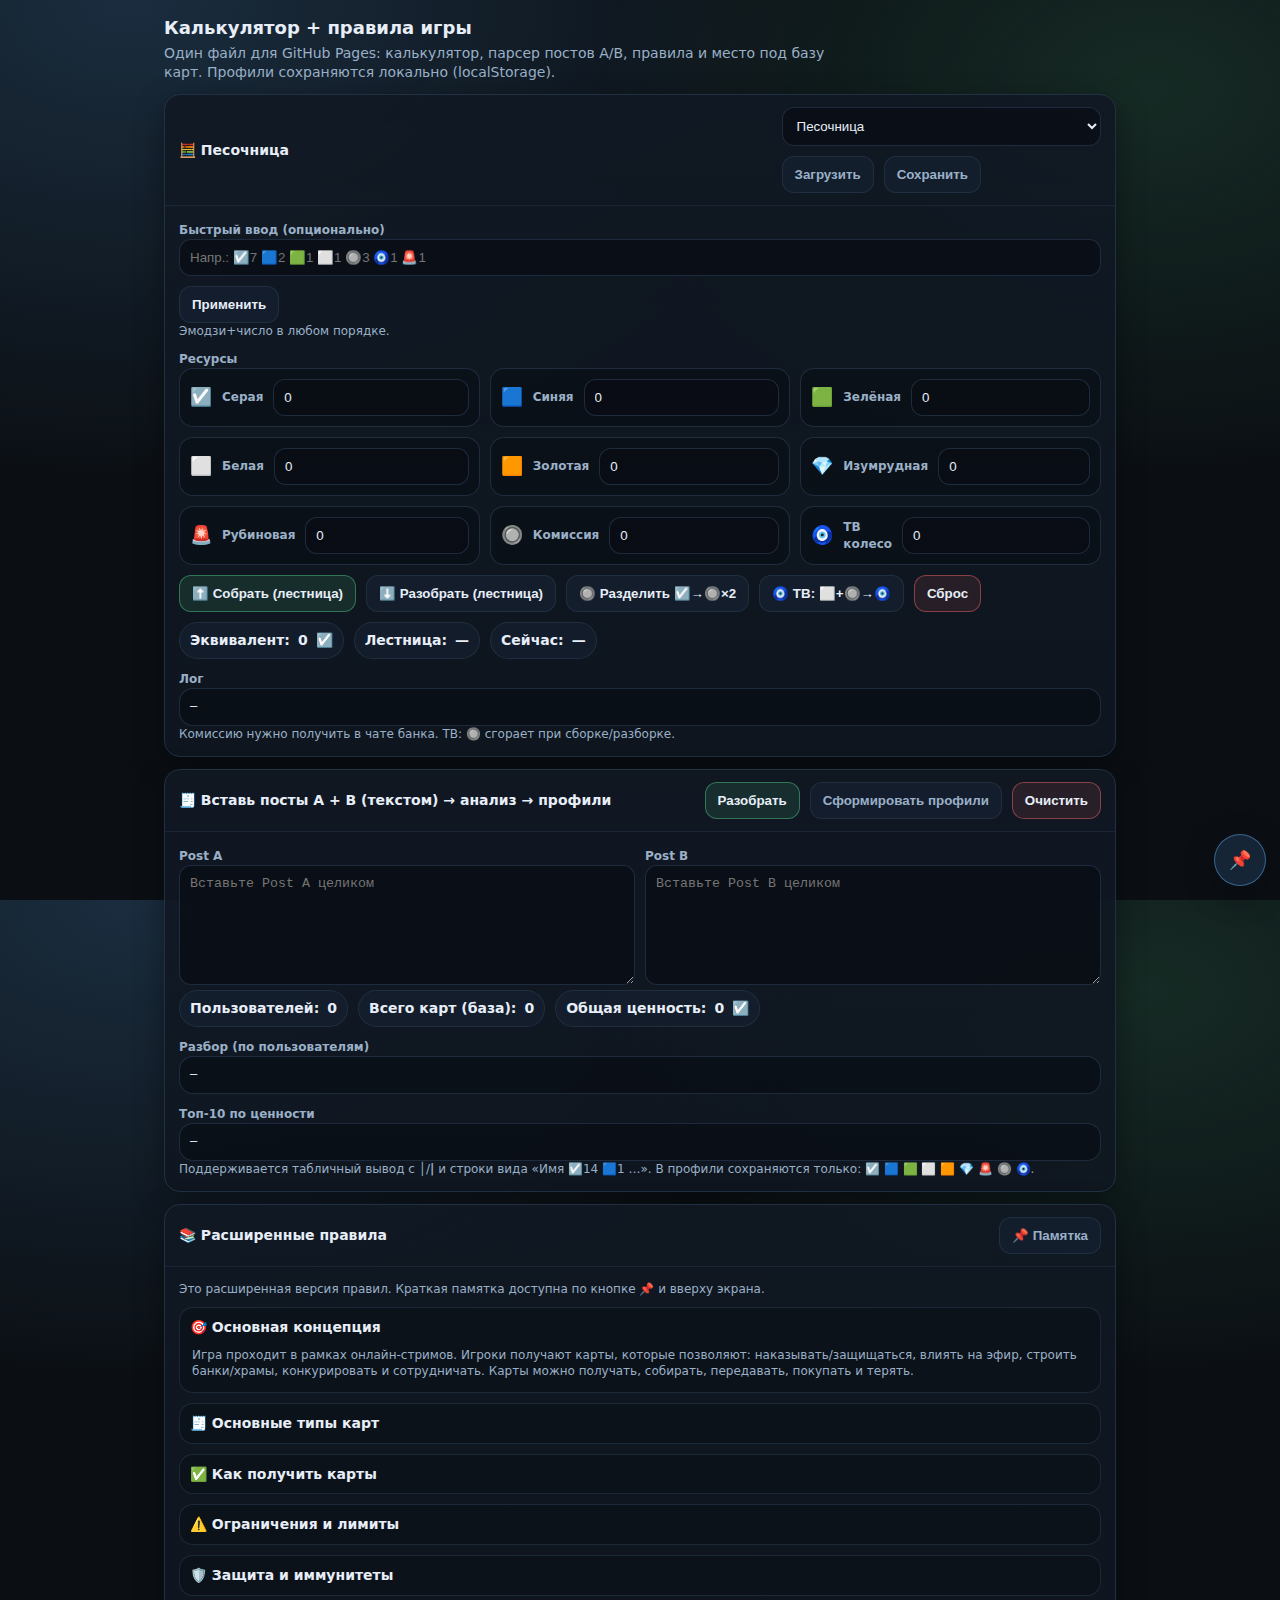
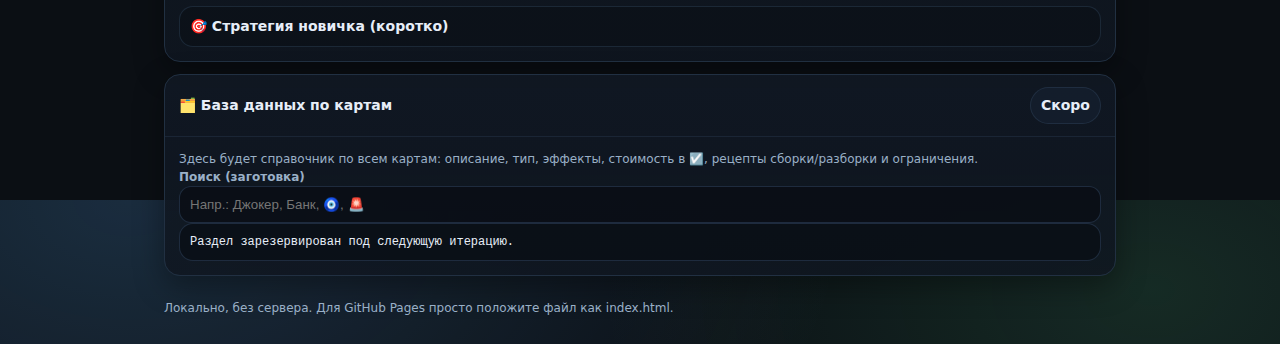
<file: index.htm>
<!doctype html>
<html lang="ru">
<head>
  <meta charset="utf-8"/>
  <meta name="viewport" content="width=device-width,initial-scale=1"/>
  <title>Калькулятор + Правила — GitHub Pages</title>
  <style>
    :root{
      --bg:#0b0f14; --panel:#101823; --panel2:#0f1620; --text:#e7eef8; --muted:#9ab0c7;
      --line:#213042; --accent:#5fb3ff; --danger:#ff6b6b; --ok:#55d38a;
      --shadow: 0 10px 30px rgba(0,0,0,.35);
      --r:16px;
    }
    *{box-sizing:border-box}
    html,body{height:100%}
    body{
      margin:0;
      font: 14px/1.35 system-ui,-apple-system,Segoe UI,Roboto,Arial,sans-serif;
      background: radial-gradient(1200px 800px at 10% 0%, rgba(95,179,255,.18), transparent 60%),
                  radial-gradient(1000px 700px at 90% 10%, rgba(85,211,138,.14), transparent 55%),
                  var(--bg);
      color:var(--text);
    }
    .wrap{max-width:980px; margin:0 auto; padding:16px 14px 28px}
    header{display:flex; gap:12px; align-items:flex-start; justify-content:space-between; flex-wrap:wrap; margin-bottom:12px}
    h1{margin:0; font-size:18px}
    .sub{color:var(--muted); margin-top:4px; max-width:78ch}
    .grid{display:grid; grid-template-columns: 1fr; gap:12px}
    .card{
      background: linear-gradient(180deg, rgba(16,24,35,.92), rgba(15,22,32,.88));
      border:1px solid var(--line);
      border-radius: var(--r);
      box-shadow: var(--shadow);
      overflow:hidden;
    }
    .card h2{
      margin:0; padding:12px 14px;
      font-size:14px;
      border-bottom:1px solid rgba(33,48,66,.6);
      display:flex; align-items:center; justify-content:space-between; gap:10px;
    }
    .card .body{padding:14px}
    label{color:var(--muted); font-weight:650; font-size:12px}
    input[type="text"], input[type="number"], select, textarea{
      width:100%;
      background: rgba(8,12,18,.7);
      border:1px solid rgba(33,48,66,.9);
      color:var(--text);
      padding:10px 10px;
      border-radius: 12px;
      outline:none;
    }
    textarea{min-height:120px; resize:vertical}
    .row{display:flex; gap:10px; flex-wrap:wrap; align-items:center}
    .row + .row{margin-top:10px}
    .btn{
      appearance:none; border:1px solid rgba(33,48,66,.95);
      background: rgba(22,33,50,.7);
      color:var(--text);
      padding:10px 12px; border-radius: 12px;
      cursor:pointer; font-weight:750;
    }
    .btn:hover{border-color: rgba(95,179,255,.35); background: rgba(22,33,50,.95)}
    .btn.ok{border-color: rgba(85,211,138,.45); background: rgba(85,211,138,.12)}
    .btn.danger{border-color: rgba(255,107,107,.45); background: rgba(255,107,107,.10)}
    .btn.secondary{color:var(--muted); font-weight:750}
    .pill{
      display:inline-flex; align-items:center; gap:8px;
      padding:8px 10px; border-radius: 999px;
      border:1px solid rgba(33,48,66,.9);
      background: rgba(22,33,50,.6);
      color:var(--text);
      font-weight:750;
    }
    .invgrid{display:grid; grid-template-columns: repeat(3, 1fr); gap:10px}
    @media (max-width: 520px){ .invgrid{grid-template-columns: repeat(2, 1fr);} }
    .cell{
      border:1px solid rgba(33,48,66,.9);
      background: rgba(8,12,18,.55);
      border-radius: 14px;
      padding:10px;
      display:flex; gap:10px; align-items:center; justify-content:space-between;
    }
    .left{display:flex; gap:10px; align-items:center}
    .emo{font-size:18px}
    .name{color:var(--muted); font-weight:750; font-size:12px}
    .log{
      white-space:pre-wrap;
      font-family: ui-monospace, SFMono-Regular, Menlo, Monaco, Consolas, "Liberation Mono", monospace;
      font-size:12px;
      background: rgba(8,12,18,.65);
      border:1px solid rgba(33,48,66,.9);
      border-radius: 14px;
      padding:10px;
      max-height:260px;
      overflow:auto;
    }
    .hint{color:var(--muted); font-size:12px}
    .split2{display:grid; grid-template-columns:1fr 1fr; gap:10px}
    @media (max-width: 820px){ .split2{grid-template-columns:1fr} }
    footer{margin-top:12px; color:var(--muted); font-size:12px}
  
    .fab{
      position: fixed;
      right: 14px;
      bottom: 14px;
      z-index: 50;
      width: 52px;
      height: 52px;
      border-radius: 999px;
      border:1px solid rgba(95,179,255,.45);
      background: rgba(95,179,255,.14);
      color: var(--text);
      box-shadow: var(--shadow);
      cursor:pointer;
      font-weight: 900;
      font-size: 18px;
    }
    .fab:hover{ background: rgba(95,179,255,.22); }

    .modal{ position: fixed; inset:0; z-index:60; display:none; }
    .modal.open{ display:block; }
    .modal__backdrop{ position:absolute; inset:0; background: rgba(0,0,0,.55); }
    .modal__panel{
      position: relative;
      max-width: 860px;
      margin: 8vh auto 0;
      background: linear-gradient(180deg, rgba(16,24,35,.96), rgba(15,22,32,.96));
      border:1px solid rgba(33,48,66,.9);
      border-radius: var(--r);
      box-shadow: var(--shadow);
      overflow:hidden;
    }
    .modal__head{
      display:flex; align-items:center; justify-content:space-between; gap:10px;
      padding: 12px 14px;
      border-bottom:1px solid rgba(33,48,66,.6);
    }
    .modal__title{ font-weight: 900; }
    .modal__sub{ color: var(--muted); font-size: 12px; margin-top:2px; }
    .modal__body{ padding: 14px; }
    .memo{ max-height: 52vh; }

    details.acc{
      border:1px solid rgba(33,48,66,.75);
      background: rgba(8,12,18,.40);
      border-radius: 14px;
      padding: 10px 10px;
      margin-top: 10px;
    }
    details.acc > summary{
      cursor:pointer;
      font-weight: 900;
      color: var(--text);
      list-style: none;
      outline:none;
    }
    details.acc > summary::-webkit-details-marker{ display:none; }
    .acc__body{ padding: 10px 2px 2px; }

  </style>
</head>
<body>
<div class="wrap">
  <header>
    <div>
      <h1>Калькулятор + правила игры</h1>
      <div class="sub">Один файл для GitHub Pages: калькулятор, парсер постов A/B, правила и место под базу карт. Профили сохраняются локально (localStorage).</div>
    </div>
  </header>


  <!-- Always-available memo -->
  <button class="fab" id="memoBtn" aria-label="Памятка">📌</button>

  <div class="modal" id="memoModal" aria-hidden="true">
    <div class="modal__backdrop" data-close="1"></div>
    <div class="modal__panel" role="dialog" aria-modal="true" aria-labelledby="memoTitle">
      <div class="modal__head">
        <div>
          <div class="modal__title" id="memoTitle">📌 Памятка игрока</div>
          <div class="modal__sub">Всегда доступно из любого раздела</div>
        </div>
        <button class="btn secondary" data-close="1">Закрыть</button>
      </div>
      <div class="modal__body">
        <div class="log memo" id="memoText"></div>
      </div>
    </div>
  </div>


  <div class="grid">

    <section class="card" id="calc">
      <h2>
        <span>🧮 Песочница</span>
        <span class="row">
          <select id="src" title="Профиль">
            <option value="sandbox">Песочница</option>
          </select>
          <button class="btn secondary" id="load">Загрузить</button>
          <button class="btn secondary" id="save">Сохранить</button>
        </span>
      </h2>
      <div class="body">
        <div class="row">
          <div style="flex:1; min-width:260px">
            <label>Быстрый ввод (опционально)</label>
            <div class="row">
              <input id="quick" type="text" placeholder="Напр.: ☑️7 🟦2 🟩1 ⬜️1 🔘3 🧿1 🚨1"/>
              <button class="btn" id="quickApply">Применить</button>
            </div>
            <div class="hint">Эмодзи+число в любом порядке.</div>
          </div>
        </div>

        <div class="row">
          <div style="flex:1">
            <label>Ресурсы</label>
            <div class="invgrid" id="inv"></div>
          </div>
        </div>

        <div class="row">
          <button class="btn ok" id="up">⬆️ Собрать (лестница)</button>
          <button class="btn" id="down">⬇️ Разобрать (лестница)</button>
          <button class="btn" id="split">🔘 Разделить ☑️→🔘×2</button>
          <button class="btn" id="tv">🧿 ТВ: ⬜️+🔘→🧿</button>
          <button class="btn danger" id="reset">Сброс</button>
        </div>

        <div class="row">
          <span class="pill">Эквивалент: <span id="eq">0</span> ☑️</span>
          <span class="pill">Лестница: <span id="lad">—</span></span>
          <span class="pill">Сейчас: <span id="short">—</span></span>
        </div>

        <div class="row">
          <div style="flex:1; min-width:260px">
            <label>Лог</label>
            <div class="log" id="log">—</div>
          </div>
        </div>

        <div class="hint">Комиссию нужно получить в чате банка. ТВ: 🔘 сгорает при сборке/разборке.</div>
      </div>
    </section>

    <section class="card" id="parser">
      <h2>
        <span>🧾 Вставь посты A + B (текстом) → анализ → профили</span>
        <span class="row">
          <button class="btn ok" id="parse">Разобрать</button>
          <button class="btn secondary" id="toProfiles">Сформировать профили</button>
          <button class="btn danger" id="clear">Очистить</button>
        </span>
      </h2>
      <div class="body">
        <div class="split2">
          <div>
            <label>Post A</label>
            <textarea id="pa" placeholder="Вставьте Post A целиком"></textarea>
          </div>
          <div>
            <label>Post B</label>
            <textarea id="pb" placeholder="Вставьте Post B целиком"></textarea>
          </div>
        </div>

        <div class="row">
          <span class="pill">Пользователей: <span id="pUsers">0</span></span>
          <span class="pill">Всего карт (база): <span id="pTotalCards">0</span></span>
          <span class="pill">Общая ценность: <span id="pTotalGray">0</span> ☑️</span>
        </div>

        <div class="row">
          <div style="flex:1; min-width:260px">
            <label>Разбор (по пользователям)</label>
            <div class="log" id="pOut">—</div>
          </div>
        </div>

        <div class="row">
          <div style="flex:1; min-width:260px">
            <label>Топ-10 по ценности</label>
            <div class="log" id="pTop">—</div>
          </div>
        </div>

        <div class="hint">
          Поддерживается табличный вывод с <b>│</b>/<b>|</b> и строки вида «Имя ☑️14 🟦1 …».
          В профили сохраняются только: ☑️ 🟦 🟩 ⬜️ 🟧 💎 🚨 🔘 🧿.
        </div>
      </div>
    </section>


    <section class="card" id="rules">
      <h2>
        <span>📚 Расширенные правила</span>
        <span class="row">
          <button class="btn secondary" id="memoBtn2">📌 Памятка</button>
        </span>
      </h2>
      <div class="body">
        <div class="hint">Это расширенная версия правил. Краткая памятка доступна по кнопке 📌 и вверху экрана.</div>

        <details open class="acc">
          <summary>🎯 Основная концепция</summary>
          <div class="acc__body">
            <div class="hint">
              Игра проходит в рамках онлайн-стримов. Игроки получают карты, которые позволяют: наказывать/защищаться, влиять на эфир, строить банки/храмы, конкурировать и сотрудничать. Карты можно получать, собирать, передавать, покупать и терять.
            </div>
          </div>
        </details>

        <details class="acc">
          <summary>🧾 Основные типы карт</summary>
          <div class="acc__body">
            <div class="log">
1) Обычные (🀄️): 🟦 🟩 ⬜️ 🟧 💎 — снятие нарушений / модерация / продление
2) Активации (🎴): 🃏 ☮️ 🚨 Ⓜ️ ♎️ — батлы / иммунитеты / кражи / глобальные эффекты
3) Нарушения (🧧): 🟪 🟨 🟥 ⬛️ 🟫 — предупреждения / ограничения / баны
4) Опасные (📱): ⚫️ 💣 🌋 🥷 — жёсткие эффекты (обнуление/уничтожение/кражи)
5) Супер-карты (🪟): 🏳️‍🌈 🏧 🛐 🪽 🎰 — иммунитеты / генерация / защита / крупные бонусы
6) Инструменты: 🧿 ⭕️ 🎲 ♦️ — колёса и множители
            </div>
          </div>
        </details>

        <details class="acc">
          <summary>✅ Как получить карты</summary>
          <div class="acc__body">
            <div class="log">
— Донат (продление эфира): топ-5 донатеров получают карты каждые 3 часа продления
— Активность: топ по просмотру / батлам / лигам
— Колёса: 🧿 ТВ (до 3 в день), ⭕️ колесо активации (1 в день)
— Сборка: комбинируй карты, чтобы получить более сильные
— Покупка/выдача ведущим: события, флешмобы, реальные деньги
            </div>
          </div>
        </details>

        <details class="acc">
          <summary>⚠️ Ограничения и лимиты</summary>
          <div class="acc__body">
            <div class="log">
— Нельзя наказывать: топ-3 спонсоров, модераторов, игроков с активной защитой
— Лимиты передач: 7 карт и 7 🧿 в день (общий), 3 карты и 3 🧿 на игрока; 🧿 передаётся без комиссии
— Лимит активаций: не более 3 карт активации в день
— Сгорание: карты могут сгорать при отсутствии продления (если такое правило включено ведущим)
— Аватарка: для некоторых карт эффект активен только пока карта стоит на аватарке
            </div>
          </div>
        </details>

        <details class="acc">
          <summary>🛡️ Защита и иммунитеты</summary>
          <div class="acc__body">
            <div class="log">
🏳️‍🌈 Радужная — иммунитет к картам нарушений на неделю (кроме ведущего)
☮️ Пацифик — снимает 🟫 и 🟥, иммунитет к ним на 24 часа
🪽 Ангел — полный иммунитет + может снимать нарушения с других
🛐 Храм / 🏧 Банк / 🗄 Сейф — защитные механики для активов/карт
            </div>
          </div>
        </details>

        <details class="acc">
          <summary>🎯 Стратегия новичка (коротко)</summary>
          <div class="acc__body">
            <div class="log">
1) Начни с малого: продлевай эфир / крути 🧿
2) Собирай защиту: 3☑️=🟦, 2🟦=🟩, 2🟩=⬜️
3) Не трать опасные карты без понимания
4) Спрашивай у модераторов/ведущего
            </div>
          </div>
        </details>
      </div>
    </section>

    <section class="card" id="cardsdb">
      <h2>
        <span>🗂️ База данных по картам</span>
        <span class="row">
          <span class="pill">Скоро</span>
        </span>
      </h2>
      <div class="body">
        <div class="hint">
          Здесь будет справочник по всем картам: описание, тип, эффекты, стоимость в ☑️, рецепты сборки/разборки и ограничения.
        </div>
        <div class="row">
          <div style="flex:1; min-width:260px">
            <label>Поиск (заготовка)</label>
            <input type="text" placeholder="Напр.: Джокер, Банк, 🧿, 🚨" disabled />
          </div>
        </div>
        <div class="log">Раздел зарезервирован под следующую итерацию.</div>
      </div>
    </section>


    <footer>Локально, без сервера. Для GitHub Pages просто положите файл как index.html.</footer>
  </div>
</div>

<script>
(function(){
  "use strict";

  const MEMO = '— Всё считается в ☑️ (серых)\n— Лестница валют:\n  ☑️(1) → 🟦(3) → 🟩(6) → ⬜️(12) → 🟧(24) → 💎(48) → 🚨(144)\n  (3 ☑️ = 🟦 · 2 🟦 = 🟩 · 2 🟩 = ⬜️ · 2 ⬜️ = 🟧 · 2 🟧 = 💎 · 3 💎 = 🚨)\n— 🔘 Комиссия нужна для передачи карт и ТВ, выдаёт только Банк, 🔘 сгорает\n— 🧿 ТВ: ⬜️ + 🔘 → 🧿 | ТВ передаётся без комиссии\n— Лимиты: 3 активации/день · передача: 3 карты + 3 🧿 на игрока, 7/7 всего\n— Передача: ВИП чат / Общий чат / ЛС ведущему\n— Сборка/разборка: всегда пишите, что из чего конкретно собираете/разбираете\n\n👉 Думай в ☑️ — остальное вторично';

  // ---------- Constants ----------
  const META = {
    gray:{e:"☑️", n:"Серая"}, blue:{e:"🟦", n:"Синяя"}, green:{e:"🟩", n:"Зелёная"}, white:{e:"⬜️", n:"Белая"},
    gold:{e:"🟧", n:"Золотая"}, emerald:{e:"💎", n:"Изумрудная"}, ruby:{e:"🚨", n:"Рубиновая"},
    fee:{e:"🔘", n:"Комиссия"}, tv:{e:"🧿", n:"ТВ колесо"},
  };
  const QUICK = ["gray","blue","green","white","gold","emerald","ruby","fee","tv"];
  const EMOJI_TO_ID = (function(){
    const m = Object.create(null);
    for (const [id, v] of Object.entries(META)) m[v.e] = id;
    m["⬜"] = "white";
    return m;
  })();

  const LS_KEY = "cards_profiles_v1";

  // ---------- Helpers ----------
  const $ = (sel, root=document) => root.querySelector(sel);
  function clamp0(n){ n=Number(n); if(!Number.isFinite(n)) return 0; return Math.max(0, Math.floor(n)); }
  function cloneInv(inv){ const o=Object.create(null); for(const k of Object.keys(inv||{})){ const v=clamp0(inv[k]); if(v) o[k]=v; } return o; }
  function getNum(inv,id){ return clamp0(inv && inv[id]); }
  function setNum(inv,id,v){ inv[id]=clamp0(v); if(!inv[id]) delete inv[id]; }
  function normalizeName(name){ return String(name||"").replace(/\s+/g," ").trim(); }

  function sbGrayValue(inv){
    const g = Number(inv.gray||0), b = Number(inv.blue||0), gr = Number(inv.green||0);
    const w = Number(inv.white||0), go = Number(inv.gold||0), e = Number(inv.emerald||0), r = Number(inv.ruby||0);
    return g + b*3 + gr*6 + w*12 + go*24 + e*48 + r*144;
  }
  function ladderFromGray(grayTotal){
    let t = Math.max(0, Math.floor(Number(grayTotal)||0));
    const out = { ruby:0, emerald:0, gold:0, white:0, green:0, blue:0, gray:0 };
    out.ruby = Math.floor(t / 144); t %= 144;
    out.emerald = Math.floor(t / 48); t %= 48;
    out.gold = Math.floor(t / 24); t %= 24;
    out.white = Math.floor(t / 12); t %= 12;
    out.green = Math.floor(t / 6); t %= 6;
    out.blue = Math.floor(t / 3); t %= 3;
    out.gray = t;
    return out;
  }
  function fmtLadder(l){
    const parts = [];
    if (l.ruby) parts.push(`🚨${l.ruby}`);
    if (l.emerald) parts.push(`💎${l.emerald}`);
    if (l.gold) parts.push(`🟧${l.gold}`);
    if (l.white) parts.push(`⬜️${l.white}`);
    if (l.green) parts.push(`🟩${l.green}`);
    if (l.blue) parts.push(`🟦${l.blue}`);
    if (l.gray) parts.push(`☑️${l.gray}`);
    return parts.length ? parts.join(" ") : "—";
  }
  function fmtInvShort(inv){
    const parts=[];
    for (const id of QUICK){
      const v = clamp0(inv && inv[id]);
      if (v) parts.push(`${META[id].e}${v}`);
    }
    return parts.length ? parts.join(" ") : "—";
  }

  // ---------- Core actions (как в воркере) ----------
  function craftUp(inv0){
    const inv = Object.assign(Object.create(null), inv0);
    const log = [];
    let k = Math.floor(getNum(inv,"gray") / 3);
    if (k){ setNum(inv,"gray", getNum(inv,"gray") - 3*k); setNum(inv,"blue", getNum(inv,"blue") + k); log.push(`☑️×${3*k} → 🟦×${k}`); }
    k = Math.floor(getNum(inv,"blue") / 2);
    if (k){ setNum(inv,"blue", getNum(inv,"blue") - 2*k); setNum(inv,"green", getNum(inv,"green") + k); log.push(`🟦×${2*k} → 🟩×${k}`); }
    k = Math.floor(getNum(inv,"green") / 2);
    if (k){ setNum(inv,"green", getNum(inv,"green") - 2*k); setNum(inv,"white", getNum(inv,"white") + k); log.push(`🟩×${2*k} → ⬜️×${k}`); }
    k = Math.floor(getNum(inv,"white") / 2);
    if (k){ setNum(inv,"white", getNum(inv,"white") - 2*k); setNum(inv,"gold", getNum(inv,"gold") + k); log.push(`⬜️×${2*k} → 🟧×${k}`); }
    k = Math.floor(getNum(inv,"gold") / 2);
    if (k){ setNum(inv,"gold", getNum(inv,"gold") - 2*k); setNum(inv,"emerald", getNum(inv,"emerald") + k); log.push(`🟧×${2*k} → 💎×${k}`); }
    k = Math.floor(getNum(inv,"emerald") / 3);
    if (k){ setNum(inv,"emerald", getNum(inv,"emerald") - 3*k); setNum(inv,"ruby", getNum(inv,"ruby") + k); log.push(`💎×${3*k} → 🚨×${k}`); }
    return { inv, log: log.length ? log : ["Нечего собирать."] };
  }

  function breakDown(inv0){
    const inv = Object.assign(Object.create(null), inv0);
    const log = [];

    // TV breakdown requires fee and burns it
    let k = Math.min(getNum(inv,"tv"), getNum(inv,"fee"));
    if (k){
      setNum(inv,"tv", getNum(inv,"tv") - k);
      setNum(inv,"fee", getNum(inv,"fee") - k);
      setNum(inv,"white", getNum(inv,"white") + k);
      log.push(`🧿×${k} + 🔘×${k} → ⬜️×${k} (🔘 сгорает)`);
    }

    k = getNum(inv,"ruby");
    if (k){ setNum(inv,"ruby",0); setNum(inv,"emerald", getNum(inv,"emerald") + 3*k); log.push(`🚨×${k} → 💎×${3*k}`); }
    k = getNum(inv,"emerald");
    if (k){ setNum(inv,"emerald",0); setNum(inv,"gold", getNum(inv,"gold") + 2*k); log.push(`💎×${k} → 🟧×${2*k}`); }
    k = getNum(inv,"gold");
    if (k){ setNum(inv,"gold",0); setNum(inv,"white", getNum(inv,"white") + 2*k); log.push(`🟧×${k} → ⬜️×${2*k}`); }
    k = getNum(inv,"white");
    if (k){ setNum(inv,"white",0); setNum(inv,"green", getNum(inv,"green") + 2*k); log.push(`⬜️×${k} → 🟩×${2*k}`); }
    k = getNum(inv,"green");
    if (k){ setNum(inv,"green",0); setNum(inv,"blue", getNum(inv,"blue") + 2*k); log.push(`🟩×${k} → 🟦×${2*k}`); }
    k = getNum(inv,"blue");
    if (k){ setNum(inv,"blue",0); setNum(inv,"gray", getNum(inv,"gray") + 3*k); log.push(`🟦×${k} → ☑️×${3*k}`); }

    return { inv, log: log.length ? log : ["Нечего разбирать."] };
  }

  function splitGray(inv0){
    const inv = Object.assign(Object.create(null), inv0);
    const k = getNum(inv,"gray");
    const log=[];
    if (k){ setNum(inv,"gray", 0); setNum(inv,"fee", getNum(inv,"fee") + 2*k); log.push(`☑️×${k} → 🔘×${2*k}`); }
    return { inv, log: log.length ? log : ["Нет ☑️ для разделения."] };
  }

  function craftTv(inv0){
    const inv = Object.assign(Object.create(null), inv0);
    const k = Math.min(getNum(inv,"white"), getNum(inv,"fee"));
    const log=[];
    if (k){
      setNum(inv,"white", getNum(inv,"white") - k);
      setNum(inv,"fee", getNum(inv,"fee") - k);
      setNum(inv,"tv", getNum(inv,"tv") + k);
      log.push(`⬜️×${k} + 🔘×${k} → 🧿×${k} (🔘 сгорает)`);
    }
    return { inv, log: log.length ? log : ["Нужно ⬜️ и 🔘."] };
  }

  // ---------- Quick parse (emoji+number) ----------
  function escapeRegExp(str){ return String(str).replace(/[.*+?^${}()|[\]\\]/g, "\\$&"); }
  function parseEmojiCounts(text){
    const out = Object.create(null);
    const s = String(text || "");

    // Pass 1: explicit known emojis (handles multi-codepoint correctly)
    for (const [emo, id] of Object.entries(EMOJI_TO_ID)){
      const re = new RegExp(escapeRegExp(emo) + "\\s*(\\d{1,9})", "g");
      let m;
      while ((m = re.exec(s)) !== null){
        const n = clamp0(m[1]);
        out[id] = (out[id] || 0) + n;
      }
    }
    return out;
  }

  // ---------- Profiles storage ----------
  function loadProfiles(){
    const raw = localStorage.getItem(LS_KEY);
    if (!raw) return [];
    try{
      const arr = JSON.parse(raw);
      if (!Array.isArray(arr)) return [];
      return arr
        .map(x => (x && typeof x==="object") ? ({ name:String(x.name||"").trim(), inv: x.inv||{} }) : null)
        .filter(Boolean)
        .filter(x => x.name);
    }catch{ return []; }
  }
  function saveProfiles(list){
    const clean = list.map(p => ({ name:p.name, inv: cloneInv(p.inv||{}) }));
    localStorage.setItem(LS_KEY, JSON.stringify(clean));
  }
  function upsertProfile(name, inv){
    const n = normalizeName(name);
    if (!n) return;
    const ps = loadProfiles();
    const idx = ps.findIndex(p => p.name === n);
    const item = { name:n, inv: cloneInv(inv||{}) };
    if (idx === -1) ps.push(item);
    else ps[idx] = item;
    ps.sort((a,b)=>a.name.localeCompare(b.name,"ru",{numeric:true,sensitivity:"base"}));
    saveProfiles(ps);
  }
  function getProfile(name){
    const n = normalizeName(name);
    const ps = loadProfiles();
    return ps.find(p => p.name === n) || null;
  }

  // ---------- UI build ----------
  function buildInvGrid(rootEl, inv, onChange){
    rootEl.innerHTML = "";
    for (const id of QUICK){
      const cell = document.createElement("div");
      cell.className = "cell";
      const left = document.createElement("div");
      left.className = "left";
      const emo = document.createElement("div");
      emo.className = "emo";
      emo.textContent = META[id].e;
      const nm = document.createElement("div");
      nm.className = "name";
      nm.textContent = META[id].n;
      left.appendChild(emo); left.appendChild(nm);

      const input = document.createElement("input");
      input.type = "number";
      input.min = "0";
      input.step = "1";
      input.value = String(clamp0(inv[id] || 0));
      input.addEventListener("change", () => onChange(id, clamp0(input.value)));

      cell.appendChild(left);
      cell.appendChild(input);
      rootEl.appendChild(cell);
    }
  }

  function refreshProfilesSelect(){
    const sel = $("#src");
    const cur = sel.value || "sandbox";
    sel.innerHTML = "";
    const o0 = document.createElement("option");
    o0.value = "sandbox";
    o0.textContent = "Песочница";
    sel.appendChild(o0);

    const ps = loadProfiles();
    for (const p of ps){
      const o = document.createElement("option");
      o.value = "p:" + p.name;
      o.textContent = p.name;
      sel.appendChild(o);
    }
    if ([...sel.options].some(o=>o.value===cur)) sel.value = cur;
  }

  // ---------- Sandbox state ----------
  const sandbox = { inv: Object.create(null), log:"—" };

  function renderSandbox(){
    buildInvGrid($("#inv"), sandbox.inv, (id, val) => {
      setNum(sandbox.inv, id, val);
      sandbox.log = `Изменено: ${META[id].e} → ${val}`;
      renderAll();
    // preload memo text
    const mt = document.getElementById('memoText'); if (mt) mt.textContent = MEMO;
    });

    const eq = sbGrayValue(sandbox.inv);
    $("#eq").textContent = String(eq);
    $("#lad").textContent = fmtLadder(ladderFromGray(eq));
    $("#short").textContent = fmtInvShort(sandbox.inv);
    $("#log").textContent = sandbox.log || "—";
  }

  // ---------- Parser A/B ----------
  function stripCodeFences(s){
    s = String(s||"");
    return s.replace(/```[\s\S]*?```/g, (m)=>m.replace(/^```[^\n]*\n?/,"").replace(/```$/,""));
  }

  function parseUsersFromPosts(aText, bText){
    const text = (stripCodeFences(aText) + "\n" + stripCodeFences(bText)).replace(/\r/g,"");
    const lines = text.split("\n").map(x=>x.trim()).filter(Boolean);

    const users = Object.create(null);

    const tabRe = /^(.{1,64}?)\s*(?:\||│)\s*(.+)$/u;

    for (const ln0 of lines){
      const ln = ln0
        .replace(/^Карты\s+спикеров.*$/iu,"")
        .trim();
      if (!ln) continue;

      let name="", rest="";
      const m = ln.match(tabRe);
      if (m){
        name = normalizeName(m[1]);
        rest = m[2];
      } else {
        const hasAny = QUICK.some(id => ln.includes(META[id].e));
        if (!hasAny) continue;

        let idx = -1;
        for (const id of QUICK){
          const j = ln.indexOf(META[id].e);
          if (j !== -1) idx = (idx === -1) ? j : Math.min(idx, j);
        }
        if (idx === -1) continue;
        name = normalizeName(ln.slice(0, idx));
        rest = ln.slice(idx);
      }

      if (!name) continue;
      if (/^пользовател/i.test(name) || /^итого/i.test(name) || /^total/i.test(name)) continue;

      const counts = parseEmojiCounts(rest);
      if (!Object.keys(counts).length) continue;

      if (!users[name]) users[name] = Object.create(null);
      for (const id of QUICK){
        if (counts[id] !== undefined){
          users[name][id] = (users[name][id] || 0) + counts[id];
        }
      }
    }

    const out = [];
    for (const [name, inv] of Object.entries(users)){
      out.push({ name, inv: cloneInv(inv) });
    }
    out.sort((a,b)=>a.name.localeCompare(b.name,"ru",{numeric:true,sensitivity:"base"}));
    return out;
  }

  function summarizeParsed(users){
    let totalCards = 0;
    let totalGray = 0;
    for (const u of users){
      for (const id of QUICK) totalCards += clamp0(u.inv[id] || 0);
      totalGray += sbGrayValue(u.inv);
    }
    const top = users
      .map(u => ({ name:u.name, gray: sbGrayValue(u.inv), inv:u.inv }))
      .sort((a,b)=>b.gray - a.gray || a.name.localeCompare(b.name,"ru",{numeric:true,sensitivity:"base"}))
      .slice(0, 10);
    return { totalCards, totalGray, top };
  }

  function formatUsersList(users){
    if (!users.length) return "Пользователи не найдены. Проверьте, что в тексте есть строки с эмодзи и числами.";
    const lines = [];
    for (const u of users){
      lines.push("• " + u.name);
      lines.push("  " + fmtInvShort(u.inv));
    }
    return lines.join("\n");
  }
  function formatTop(top){
    if (!top.length) return "—";
    const lines = [];
    let i=1;
    for (const t of top){
      lines.push(String(i).padStart(2,"0") + ". " + t.name);
      lines.push("    " + "☑️" + t.gray + " · " + fmtInvShort(t.inv));
      i++;
    }
    return lines.join("\n");
  }

  let parsedCache = [];

  function doParse(){
    const users = parseUsersFromPosts($("#pa").value, $("#pb").value);
    parsedCache = users;
    const sum = summarizeParsed(users);

    $("#pUsers").textContent = String(users.length);
    $("#pTotalCards").textContent = String(sum.totalCards);
    $("#pTotalGray").textContent = String(sum.totalGray);
    $("#pOut").textContent = users.length ? formatUsersList(users) : "—";
    $("#pTop").textContent = formatTop(sum.top);
  }

  function toProfiles(){
    if (!parsedCache.length) doParse();
    if (!parsedCache.length){
      $("#pOut").textContent = "Сначала разберите посты: пользователей не найдено.";
      return;
    }
    for (const u of parsedCache){
      // keep only base keys
      const inv = Object.create(null);
      for (const id of QUICK){
        const v = clamp0(u.inv[id] || 0);
        if (v) inv[id] = v;
      }
      upsertProfile(u.name, inv);
    }
    refreshProfilesSelect();
    $("#pOut").textContent = $("#pOut").textContent + "\n\n✅ Профили созданы/обновлены.";
  }

  // ---------- Render all ----------
  function renderAll(){
    refreshProfilesSelect();
    renderSandbox();
  }

  // ---------- Events ----------
  $("#quickApply").addEventListener("click", () => {
    const parsed = parseEmojiCounts($("#quick").value);
    for (const id of QUICK){
      if (parsed[id] !== undefined) setNum(sandbox.inv, id, parsed[id]);
    }
    sandbox.log = "Быстрый ввод применён.";
    renderAll();
  });

  $("#up").addEventListener("click", () => {
    const res = craftUp(sandbox.inv);
    sandbox.inv = res.inv;
    sandbox.log = res.log.join("\n");
    renderAll();
  });

  $("#down").addEventListener("click", () => {
    const res = breakDown(sandbox.inv);
    sandbox.inv = res.inv;
    sandbox.log = res.log.join("\n");
    renderAll();
  });

  $("#split").addEventListener("click", () => {
    const res = splitGray(sandbox.inv);
    sandbox.inv = res.inv;
    sandbox.log = res.log.join("\n");
    renderAll();
  });

  $("#tv").addEventListener("click", () => {
    const res = craftTv(sandbox.inv);
    sandbox.inv = res.inv;
    sandbox.log = res.log.join("\n");
    renderAll();
  });

  $("#reset").addEventListener("click", () => {
    sandbox.inv = Object.create(null);
    sandbox.log = "Сброс.";
    renderAll();
  });

  $("#parse").addEventListener("click", () => { doParse(); });
  $("#toProfiles").addEventListener("click", () => { toProfiles(); });
  $("#clear").addEventListener("click", () => {
    $("#pa").value = "";
    $("#pb").value = "";
    $("#pUsers").textContent = "0";
    $("#pTotalCards").textContent = "0";
    $("#pTotalGray").textContent = "0";
    $("#pOut").textContent = "—";
    $("#pTop").textContent = "—";
    parsedCache = [];

  // Memo (always available)
  function openMemo(){
    $("#memoText").textContent = MEMO;
    const m = $("#memoModal");
    m.classList.add("open");
    m.setAttribute("aria-hidden","false");
  }
  function closeMemo(){
    const m = $("#memoModal");
    m.classList.remove("open");
    m.setAttribute("aria-hidden","true");
  }
  $("#memoBtn").addEventListener("click", openMemo);
  const memoBtn2 = $("#memoBtn2");
  if (memoBtn2) memoBtn2.addEventListener("click", openMemo);
  $("#memoModal").addEventListener("click", (e) => {
    const t = e.target;
    if (t && t.getAttribute && t.getAttribute("data-close") === "1") closeMemo();
  });
  document.addEventListener("keydown", (e) => {
    if (e.key === "Escape") closeMemo();
  });

  });

  $("#load").addEventListener("click", () => {
    const v = $("#src").value;
    if (v === "sandbox") return;
    if (!v.startsWith("p:")) return;
    const name = v.slice(2);
    const p = getProfile(name);
    if (!p){ sandbox.log = "Профиль не найден."; renderAll(); return; }
    sandbox.inv = cloneInv(p.inv||{});
    sandbox.log = `Загружено из профиля: ${name}`;
    renderAll();
  });

  $("#save").addEventListener("click", () => {
    const v = $("#src").value;
    if (v === "sandbox"){
      const name = prompt("Имя профиля для сохранения:", "Мой профиль");
      if (!name) return;
      upsertProfile(name, sandbox.inv);
      refreshProfilesSelect();
      $("#src").value = "p:" + normalizeName(name);
      sandbox.log = `Сохранено в профиль: ${normalizeName(name)}`;
      renderAll();
      return;
    }
    if (v.startsWith("p:")){
      const name = v.slice(2);
      upsertProfile(name, sandbox.inv);
      sandbox.log = `Обновлён профиль: ${name}`;
      renderAll();
    }
  });

  // ---------- Init ----------
  (function init(){
    renderAll();
  })();

})();
</script>
</body>
</html>
</file>
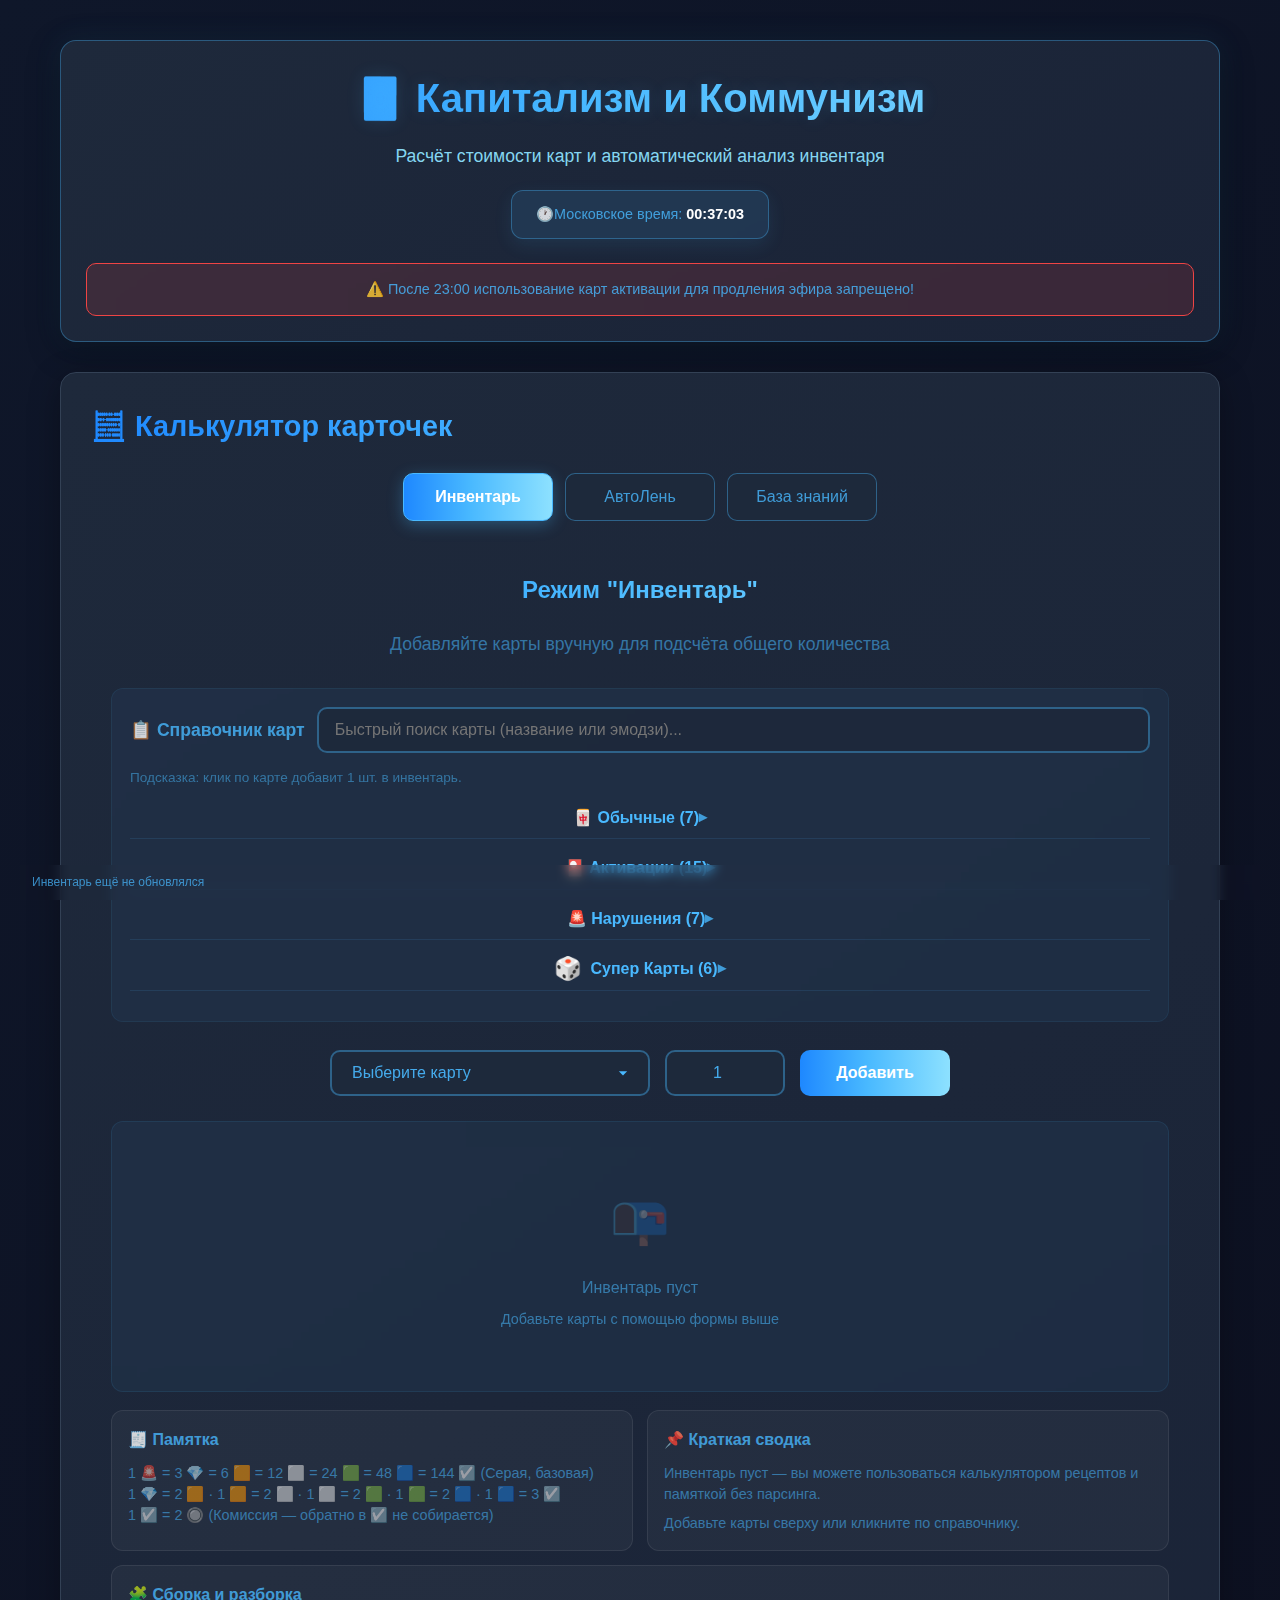
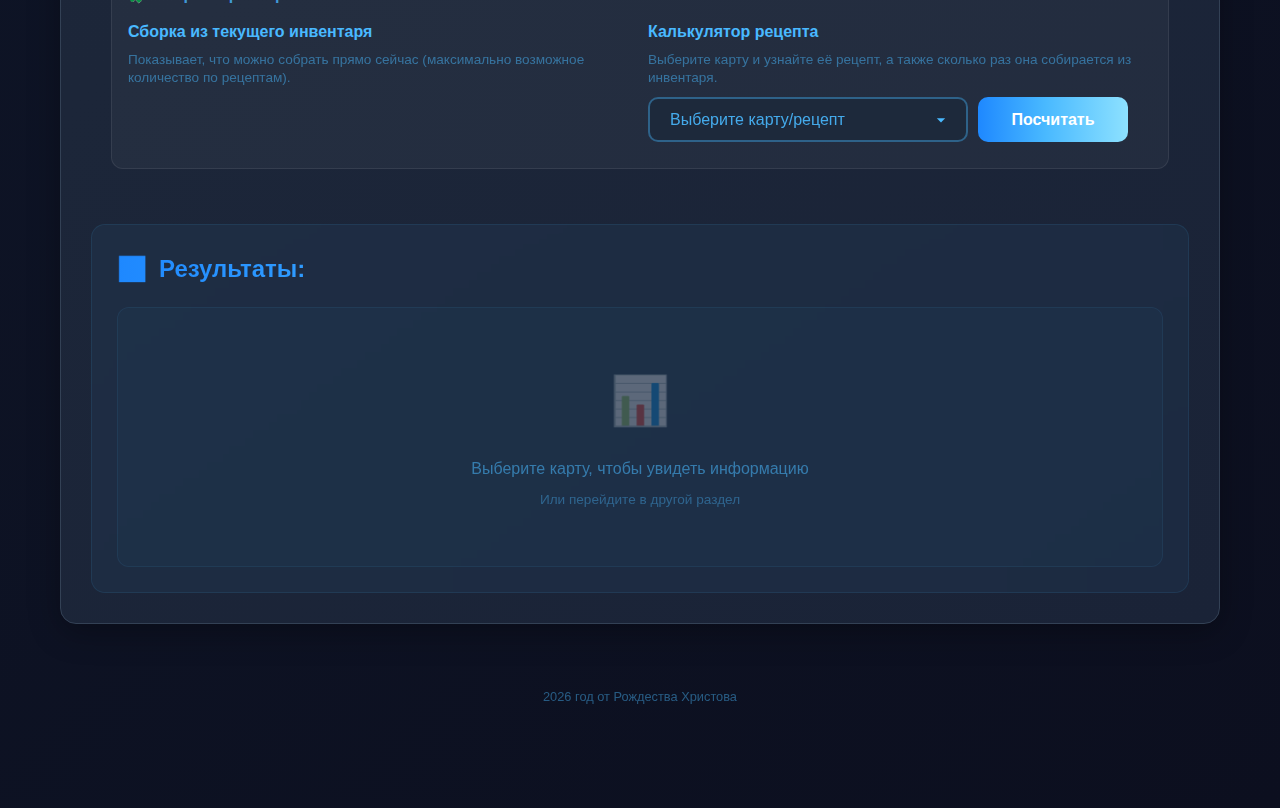
<file: docs/index.html>
<!DOCTYPE html>
<html lang="ru">
<head>
    <meta charset="UTF-8">
    <meta name="viewport" content="width=device-width, initial-scale=1.0, maximum-scale=1.0, user-scalable=no">
        <meta name="description" content="Калькулятор и автопарсер инвентаря карт для игры «Капитализм и Коммунизм» на стриме: подсчёт карт по редкостям, активные карты, поиск и автозаполнение.">
<title>Калькулятор инвентаря карт — «Капитализм и Коммунизм» (Vecherya)</title>
    
    <link rel="stylesheet" href="styles_vecherya.css?v=20260117">
</head>

<body>
  <div class="container">
    <header class="main-header">
      <h1>🃏 Капитализм и Коммунизм</h1>
      <p class="subtitle">Расчёт стоимости карт и автоматический анализ инвентаря</p>
      <div class="time-display" id="moscowTime">
        <span>🕐</span>Московское время: <span id="timeDisplay">00:00:00</span>
      </div>
      <div class="night-warning" id="nightWarning">⚠️ После 23:00 использование карт активации для продления эфира запрещено!</div>
    </header>

<main>
    <section class="calculator-section">
      <h2 class="section-title">🧮 Калькулятор карточек</h2>

      <div class="mode-selector">
        <button class="mode-btn active" id="modeInventoryBtn">Инвентарь</button>
        <button class="mode-btn" id="modeParserBtn">АвтоЛень</button>
        <button class="mode-btn" id="modeCardInfoBtn">База знаний</button>
      </div>

      <!-- Inventory -->
      <div class="mode-content active" id="contentInventory">
        <div class="inventory-container">
          <h3 class="inventory-title">Режим "Инвентарь"</h3>
          <p class="inventory-subtitle">Добавляйте карты вручную для подсчёта общего количества</p>
          
          <div class="inventory-reference" id="inventoryReference">
            <div class="inventory-reference-header">
              <div class="inventory-reference-title">📋 Справочник карт</div>
              <input type="text" class="inventory-search" id="inventorySearch" placeholder="Быстрый поиск карты (название или эмодзи)...">
            </div>
            <div class="inventory-reference-hint">Подсказка: клик по карте добавит 1 шт. в инвентарь.</div>
            <div id="inventoryReferenceGroups"></div>
          </div>
          
          <div class="inventory-controls">
            <select class="inventory-select" id="inventoryCardSelect">
              <option value="">Выберите карту</option>
              <optgroup label="🀄️ Обычные карты">
                <option value="Комиссия">🔘 Комиссия</option>
                <option value="Серая">☑️ Серая</option>
                <option value="Синяя">🟦 Синяя</option>
                <option value="Зелёная">🟩 Зелёная</option>
                <option value="Белая">⬜️ Белая</option>
                <option value="Золотая">🟧 Золотая</option>
                <option value="Изумрудная">💎 Изумрудная</option>
                <option value="Рубиновая">🚨 Рубиновая</option>
              </optgroup>
              <optgroup label="🎴 Карты Активаций">
                <option value="Магнит">Ⓜ️ Магнит</option>
                <option value="Бита">🅱️ Бита</option>
                <option value="Страшный Суд">♎️ Страшный Суд</option>
                <option value="Конвертер">♻️ Конвертер</option>
                <option value="Джокер">🃏 Джокер</option>
                <option value="Пацифик">☮️ Пацифик</option>
                <option value="Пергамент">📜 Пергамент</option>
                <option value="Антиэкран">🚾 Антиэкран</option>
                <option value="Чёрно-Белая">🔲 Чёрно-Белая</option>
                <option value="Радужная">🌈 Радужная</option>
                <option value="Карта Контента">🎦 Карта Контента</option>
                <option value="Музыкальная карта">🎹 Музыкальная карта</option>
              </optgroup>
            </select>
            
            <input type="number" class="inventory-input" id="inventoryCardCount" min="1" max="999" value="1" placeholder="Кол-во">
            
            <button class="inventory-btn" id="inventoryAddBtn">Добавить</button>
          </div>
          
          <div class="inventory-list" id="inventoryList">
            <div class="empty-inventory">
              <div class="empty-inventory-emoji">📭</div>
              <p>Инвентарь пуст</p>
              <p style="font-size: 0.9rem; margin-top: 8px;">Добавьте карты с помощью формы выше</p>
            </div>
          </div>
          
          <div class="inventory-summary" id="inventorySummary" style="display: none;">
            <div class="inventory-total">Всего карт: <span id="inventoryTotalCount">0</span></div>
            <button class="inventory-clear-btn" id="inventoryClearBtn">Очистить инвентарь</button>
          </div>

          <!-- Tools always available in Inventory mode (even without parser) -->
          <div class="inventory-tools" id="inventoryTools">
            <div class="inventory-tools-grid">
              <div class="inventory-tools-card" id="inventoryMemoBox">
                <div class="inventory-tools-title">🧾 Памятка</div>
                <div class="inventory-tools-text" id="inventoryMemoText"></div>
              </div>

              <div class="inventory-tools-card" id="inventorySummaryBox">
                <div class="inventory-tools-title">📌 Краткая сводка</div>
                <div class="inventory-tools-text" id="inventoryShortSummary"></div>
              </div>
            </div>

            <div class="inventory-tools-card" style="margin-top: 14px;">
              <div class="inventory-tools-title">🧩 Сборка и разборка</div>

              <div class="inventory-tools-split">
                <div class="inventory-tools-sub">
                  <div class="inventory-tools-subtitle">Сборка из текущего инвентаря</div>
                  <div class="inventory-tools-hint">Показывает, что можно собрать прямо сейчас (максимально возможное количество по рецептам).</div>
                  <div id="inventoryCraftList" class="inventory-tools-list"></div>
                </div>

                <div class="inventory-tools-sub">
                  <div class="inventory-tools-subtitle">Калькулятор рецепта</div>
                  <div class="inventory-tools-hint">Выберите карту и узнайте её рецепт, а также сколько раз она собирается из инвентаря.</div>
                  <div class="inventory-tools-controls">
                    <select id="inventoryRecipeSelect" class="inventory-select">
                      <option value="">Выберите карту/рецепт</option>
                    </select>
                    <button class="inventory-btn" id="inventoryRecipeCalcBtn" type="button">Посчитать</button>
                  </div>
                  <div id="inventoryRecipeResult" class="inventory-tools-text" style="margin-top: 10px;"></div>
                </div>
              </div>
            </div>
          </div>
        </div>
      </div>

      <!-- Autolent (Parser) -->
      <div class="mode-content" id="contentParser">
        <div class="autolent-section">
          <button type="button" id="loadFromTelegramBtn" class="btn btn-secondary" aria-label="Магия v2">
            🪄 Магия v2
          </button>
          <div id="tgLoadStatus" class="tg-load-status"></div>
          
          <div class="autolent-header">
            <h2 class="autolent-title">🎲 АвтоЛень - Парсер инвентаря PRO</h2>
            <p class="autolent-subtitle">Вставьте посты со списком карточек и получите структурированный список карт по пользователям</p>
          </div>
          
          <div class="autolent-input-container">
            <div class="autolent-file-input-wrapper">
              <label class="autolent-file-label">
                📁 Выбрать TXT файл
                <input type="file" id="autolentFileInput" class="autolent-file-input" accept=".txt,text/plain">
              </label>
            </div>
            
            <div class="autolent-upload-info" id="autolentUploadInfo">
              <span class="autolent-upload-text" id="autolentUploadInfoText"></span>
              <button class="autolent-close-upload" id="autolentClearUploadInfo">✕</button>
            </div>
            
            <textarea class="autolent-textarea" id="autolentText" placeholder="Вставьте сюда текст с постами, содержащими списки карточек..."></textarea>
            
            <div class="autolent-buttons">
              <button class="autolent-btn primary" id="autolentParseBtn">
                🪄 Сотворить чудо
              </button>
              <button class="autolent-btn danger" id="autolentClearBtn">
                💩 Бля убери
              </button>
            </div>
            
            <div class="autolent-quick-download" id="autolentQuickDownload">
              <div class="autolent-buttons">
                <button class="autolent-btn success" id="autolentDownloadAllBtn">
                  📥 Скачать ВСЕХ (TXT)
                </button>
              </div>
            </div>
            
            <div class="autolent-user-selector" id="autolentUserSelector">
              <label for="autolentUserSelect">🔍 Кто ты воен?</label>
              <select id="autolentUserSelect">
                <option value="">-- Все пользователи --</option>
              </select>
            </div>
          </div>
          
          <div class="autolent-results" id="autolentResults">
            <h3 style="margin-bottom: 16px;">📊 Результаты анализа</h3>
            
            <div class="autolent-users-section">
              <h4 style="color: var(--brand); margin-bottom: 12px;" id="autolentResultsTitle">👤 Карты по пользователям</h4>
              <div id="autolentUserResults"></div>
            </div>
          </div>
        </div>
      </div>

      <!-- Card Info (База знаний) -->
      <div class="mode-content" id="contentCardInfo">
        <div style="text-align: center; padding: 20px;">
          <h3 style="margin-bottom: 20px;">📚 База знаний по картам</h3>
          <p style="color: var(--text-secondary); margin-bottom: 30px;">Выберите карту для просмотра полной информации о её свойствах, применении и сборке</p>
          
          <select id="cardInfoSelect" style="max-width: 400px; margin: 0 auto 30px;">
    <option value="">Выберите карту для просмотра информации</option>
    <optgroup label="🀄️ Обычные карты">
        <option value="Комиссия">🔘 Комиссия</option>
        <option value="Серая">☑️ Серая карта</option>
        <option value="Синяя">🟦 Синяя карта</option>
        <option value="Зелёная">🟩 Зелёная карта</option>
        <option value="Белая">⬜️ Белая карта</option>
        <option value="Золотая">🟧 Золотая карта</option>
        <option value="Изумрудная">💎 Изумрудная карта</option>
        <option value="Рубиновая">🚨 Рубиновая карта</option>
    </optgroup>
    <optgroup label="🎴 Карты Активаций">
        <option value="Магнит">Ⓜ️ Магнит</option>
        <option value="Бита">🅱️ Бита</option>
        <option value="Страшный Суд">♎️ Страшный Суд</option>
        <option value="Конвертер">♻️ Конвертер</option> 
        <option value="Джокер">🃏 Дуэт Джокер</option>
        <option value="Пацифик">☮️ Пацифик</option>
        <option value="Пергамент">📜 Пергамент</option>
        <option value="Антиэкран">🚾 Антиэкран</option>
        <option value="Чёрно-Белая">🔲 Чёрно-Белая карта</option>
        <option value="Радужная">🏳️‍🌈 Радужная карта</option>
        <option value="Карта Контента">🎦 Карта Контента</option>
        <option value="Музыкальная карта">🎹 Музыкальная карта</option>
        <option value="Кость">🎲 Кость</option> 
        <option value="Рубиновая Кость">♦️ Рубиновая Кость</option> 
    </optgroup>
    <optgroup label="🧧 Карты нарушений">
        <option value="Розовая">🟪 Розовая карта</option>
        <option value="Красная">🟥 Красная карта</option>
        <option value="Жёлтая">🟨 Жёлтая карта</option>
        <option value="Чёрная">⬛️ Чёрная карта</option>
        <option value="Коричневая">🟫 Коричневая карта</option>
        <option value="Обнуление">🅾️ Карта обнуления</option>
        <option value="Заморозка">💠 Заморозка</option> 
    </optgroup>
    <optgroup label="📱 Опасные карты">
        <option value="Банкрот">⚫️ Банкрот</option> 
        <option value="Экстерминатус">💣 Экстерминатус</option> 
        <option value="Грабители">🥷 Грабители</option>
    </optgroup>
    <optgroup label="🪟 Супер карты">
        <option value="Джекпот">🎰 Джекпот</option>
        <option value="Сладкий подарок">🍫 Сладкий подарок</option>
        <option value="Супер подарок">🎁 Супер подарок</option>
        <option value="Хамелеон">🦎 Хамелеон</option>
        <option value="Храм">🛐 Храм</option>
        <option value="Банк">🏧 Банк</option>
        <option value="Ведро Егора">🪣 Ведро Егора</option> 
        <option value="Преисподняя">🌋 Преисподняя</option> 
        <option value="Грабители">🥷 Грабители</option> 
    </optgroup>
</select>
        </div>
        
        <div id="cardInfoContainer" class="card-info-container" style="display: none;">
          <!-- Информация о карте будет загружаться здесь -->
        </div>
      </div>

      <div class="results-section">
        <h3 class="results-title"><span>📊</span> Результаты:</h3>
        <div class="results-container" id="results">
          <div style="text-align:center;padding:30px;color:var(--text-secondary)">
            <div style="font-size:3rem;margin-bottom:16px;opacity:0.5"><span aria-hidden="true">📊</span></div>
            <p style="font-size:1rem;margin-bottom:8px">Выберите карту, чтобы увидеть информацию</p>
            <p style="font-size:0.85rem;opacity:0.7">Или перейдите в другой раздел</p>
          </div>
        </div>
      </div>
    </section>

    
</main>

<footer class="footer">
      <p style="margin-top:8px;font-size:0.8rem;opacity:0.8">2026 год от Рождества Христова</p>
    </footer>
  </div>

  <!-- Контейнер для уведомлений -->
  <div id="notificationContainer"></div>

  
  <script src="engine/operators.js?v=20260117" defer></script>
  <script src="engine/stateEngine.js?v=20260117" defer></script>
  <script src="engine/containers.js?v=20260117" defer></script>
  <script src="engine/resolver.js?v=20260117" defer></script>
  <script src="engine/optimizer.js?v=20260117" defer></script>
  <script src="engine/engine.js?v=20260117" defer></script>
<script src="app_vecherya.js?v=20260117" defer></script>

<div class="inventory-updated" id="inventoryLastUpdated">Инвентарь ещё не обновлялся</div>

</body>
</html>
</file>
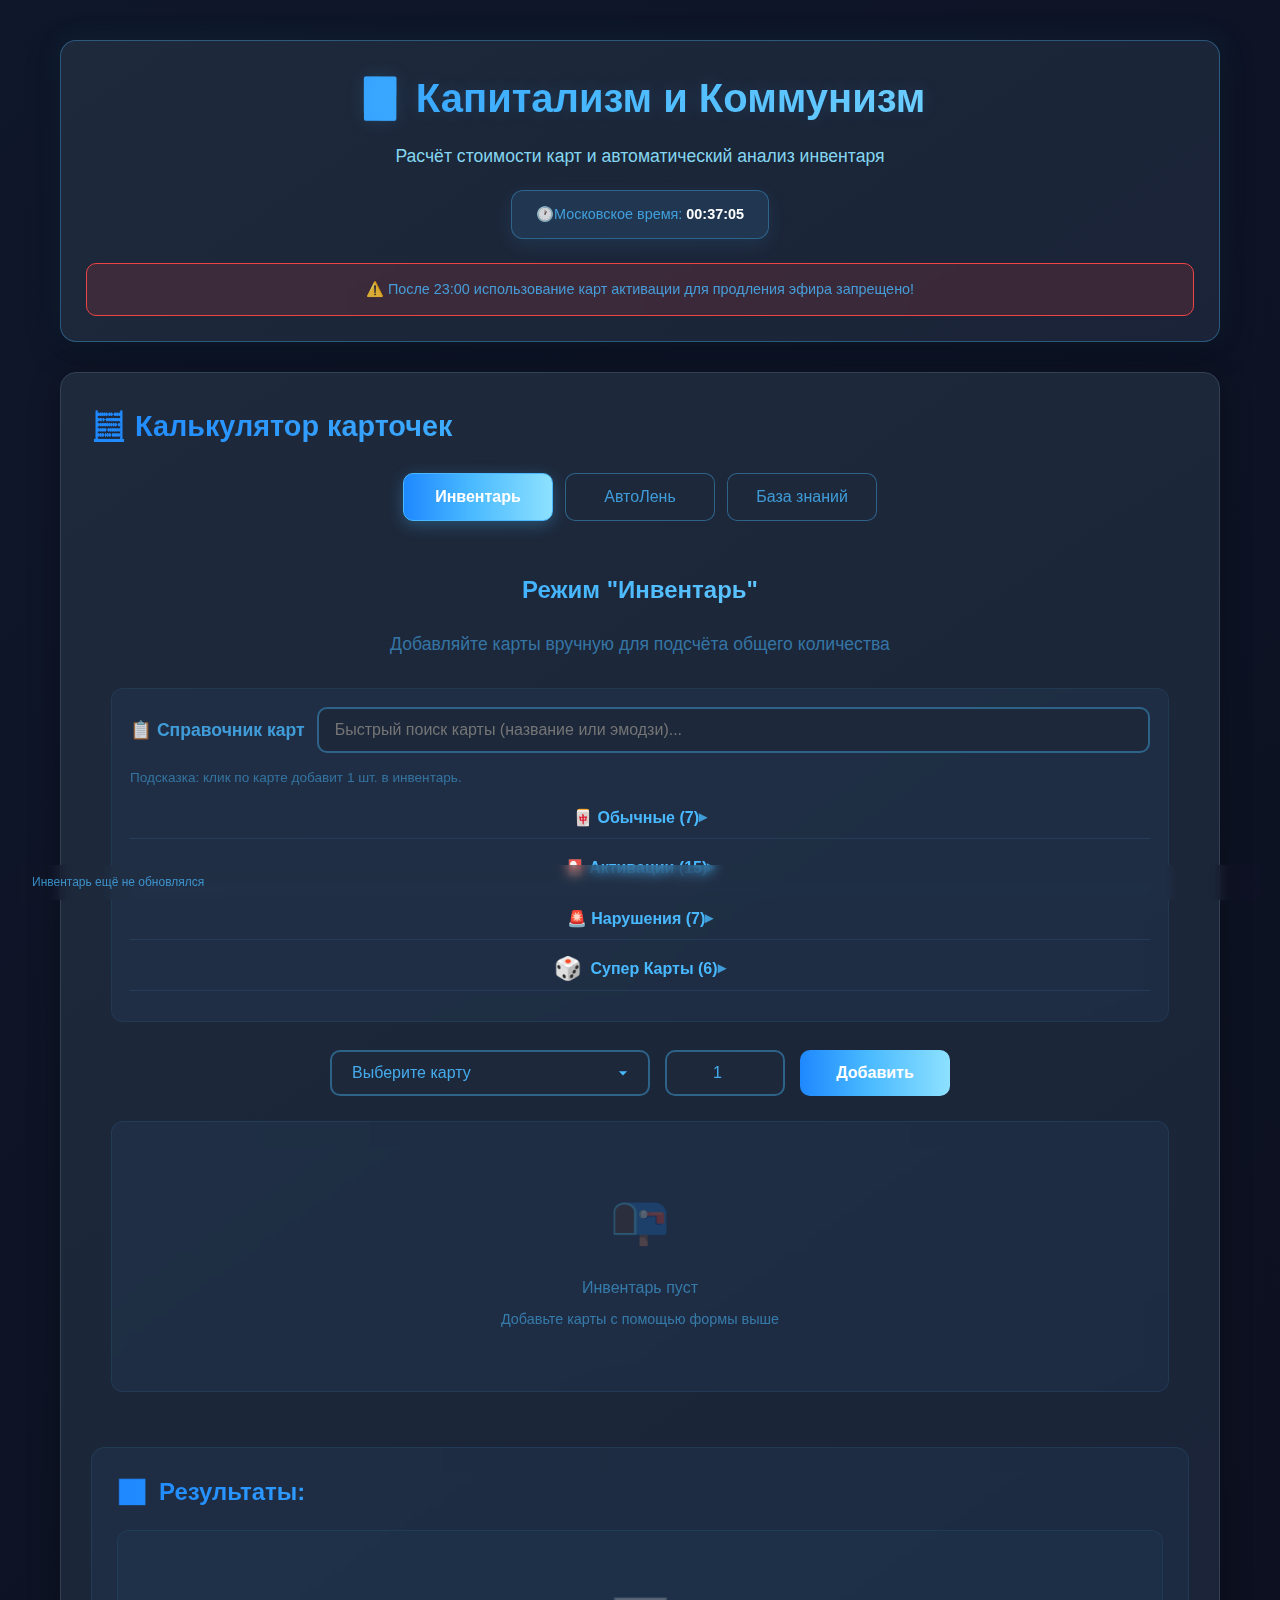
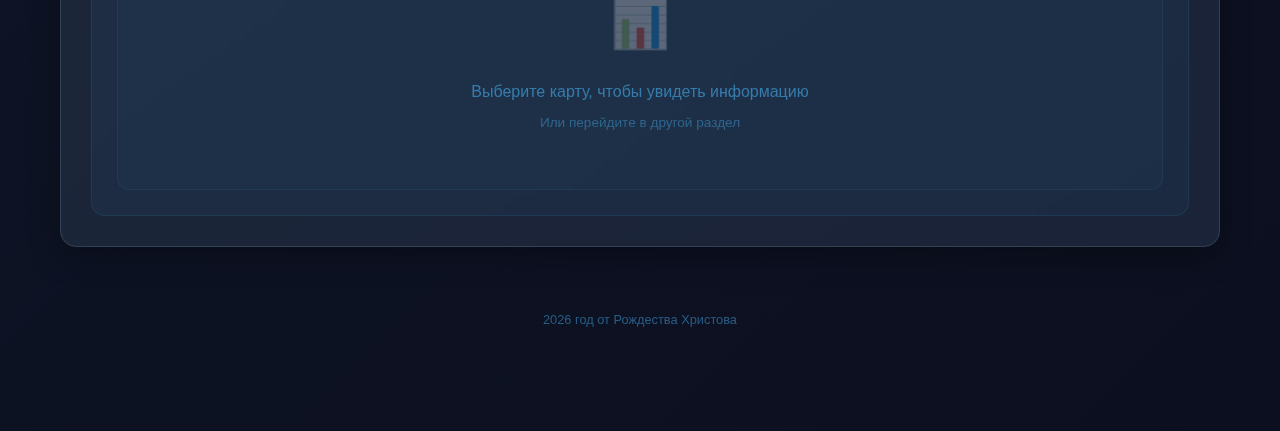
<file: vecherya_engine_scaffold/index.html>
<!DOCTYPE html>
<html lang="ru">
<head>
    <meta charset="UTF-8">
    <meta name="viewport" content="width=device-width, initial-scale=1.0, maximum-scale=1.0, user-scalable=no">
        <meta name="description" content="Калькулятор и автопарсер инвентаря карт для игры «Капитализм и Коммунизм» на стриме: подсчёт карт по редкостям, активные карты, поиск и автозаполнение.">
<title>Калькулятор инвентаря карт — «Капитализм и Коммунизм» (Vecherya)</title>
    
    <link rel="stylesheet" href="styles_vecherya.css?v=20260117">
</head>

<body>
  <div class="container">
    <header class="main-header">
      <h1>🃏 Капитализм и Коммунизм</h1>
      <p class="subtitle">Расчёт стоимости карт и автоматический анализ инвентаря</p>
      <div class="time-display" id="moscowTime">
        <span>🕐</span>Московское время: <span id="timeDisplay">00:00:00</span>
      </div>
      <div class="night-warning" id="nightWarning">⚠️ После 23:00 использование карт активации для продления эфира запрещено!</div>
    </header>

<main>
    <section class="calculator-section">
      <h2 class="section-title">🧮 Калькулятор карточек</h2>

      <div class="mode-selector">
        <button class="mode-btn active" id="modeInventoryBtn">Инвентарь</button>
        <button class="mode-btn" id="modeParserBtn">АвтоЛень</button>
        <button class="mode-btn" id="modeCardInfoBtn">База знаний</button>
      </div>

      <!-- Inventory -->
      <div class="mode-content active" id="contentInventory">
        <div class="inventory-container">
          <h3 class="inventory-title">Режим "Инвентарь"</h3>
          <p class="inventory-subtitle">Добавляйте карты вручную для подсчёта общего количества</p>
          
          <div class="inventory-reference" id="inventoryReference">
            <div class="inventory-reference-header">
              <div class="inventory-reference-title">📋 Справочник карт</div>
              <input type="text" class="inventory-search" id="inventorySearch" placeholder="Быстрый поиск карты (название или эмодзи)...">
            </div>
            <div class="inventory-reference-hint">Подсказка: клик по карте добавит 1 шт. в инвентарь.</div>
            <div id="inventoryReferenceGroups"></div>
          </div>
          
          <div class="inventory-controls">
            <select class="inventory-select" id="inventoryCardSelect">
              <option value="">Выберите карту</option>
              <optgroup label="🀄️ Обычные карты">
                <option value="Комиссия">🔘 Комиссия</option>
                <option value="Серая">☑️ Серая</option>
                <option value="Синяя">🟦 Синяя</option>
                <option value="Зелёная">🟩 Зелёная</option>
                <option value="Белая">⬜️ Белая</option>
                <option value="Золотая">🟧 Золотая</option>
                <option value="Изумрудная">💎 Изумрудная</option>
                <option value="Рубиновая">🚨 Рубиновая</option>
              </optgroup>
              <optgroup label="🎴 Карты Активаций">
                <option value="Магнит">Ⓜ️ Магнит</option>
                <option value="Бита">🅱️ Бита</option>
                <option value="Страшный Суд">♎️ Страшный Суд</option>
                <option value="Конвертер">♻️🎴 Конвертер</option>
                <option value="Джокер">🃏 Джокер</option>
                <option value="Пацифик">☮️ Пацифик</option>
                <option value="Пергамент">📜 Пергамент</option>
                <option value="Антиэкран">🚾 Антиэкран</option>
                <option value="Чёрно-Белая">🔲 Чёрно-Белая</option>
                <option value="Радужная">🌈 Радужная</option>
                <option value="Карта Контента">🎦 Карта Контента</option>
                <option value="Музыкальная карта">🎹 Музыкальная карта</option>
              </optgroup>
            </select>
            
            <input type="number" class="inventory-input" id="inventoryCardCount" min="1" max="999" value="1" placeholder="Кол-во">
            
            <button class="inventory-btn" id="inventoryAddBtn">Добавить</button>
          </div>
          
          <div class="inventory-list" id="inventoryList">
            <div class="empty-inventory">
              <div class="empty-inventory-emoji">📭</div>
              <p>Инвентарь пуст</p>
              <p style="font-size: 0.9rem; margin-top: 8px;">Добавьте карты с помощью формы выше</p>
            </div>
          </div>
          
          <div class="inventory-summary" id="inventorySummary" style="display: none;">
            <div class="inventory-total">Всего карт: <span id="inventoryTotalCount">0</span></div>
            <button class="inventory-clear-btn" id="inventoryClearBtn">Очистить инвентарь</button>
          </div>
        </div>
      </div>

      <!-- Autolent (Parser) -->
      <div class="mode-content" id="contentParser">
        <div class="autolent-section">
          <button type="button" id="loadFromTelegramBtn" class="btn btn-secondary" aria-label="Магия v2">
            🪄 Магия v2
          </button>
          <div id="tgLoadStatus" class="tg-load-status"></div>
          
          <div class="autolent-header">
            <h2 class="autolent-title">🎲 АвтоЛень - Парсер инвентаря PRO</h2>
            <p class="autolent-subtitle">Вставьте посты со списком карточек и получите структурированный список карт по пользователям</p>
          </div>
          
          <div class="autolent-input-container">
            <div class="autolent-file-input-wrapper">
              <label class="autolent-file-label">
                📁 Выбрать TXT файл
                <input type="file" id="autolentFileInput" class="autolent-file-input" accept=".txt,text/plain">
              </label>
            </div>
            
            <div class="autolent-upload-info" id="autolentUploadInfo">
              <span class="autolent-upload-text" id="autolentUploadInfoText"></span>
              <button class="autolent-close-upload" id="autolentClearUploadInfo">✕</button>
            </div>
            
            <textarea class="autolent-textarea" id="autolentText" placeholder="Вставьте сюда текст с постами, содержащими списки карточек..."></textarea>
            
            <div class="autolent-buttons">
              <button class="autolent-btn primary" id="autolentParseBtn">
                🪄 Сотворить чудо
              </button>
              <button class="autolent-btn danger" id="autolentClearBtn">
                💩 Бля убери
              </button>
            </div>
            
            <div class="autolent-quick-download" id="autolentQuickDownload">
              <div class="autolent-buttons">
                <button class="autolent-btn success" id="autolentDownloadAllBtn">
                  📥 Скачать ВСЕХ (TXT)
                </button>
              </div>
            </div>
            
            <div class="autolent-user-selector" id="autolentUserSelector">
              <label for="autolentUserSelect">🔍 Кто ты воен?</label>
              <select id="autolentUserSelect">
                <option value="">-- Все пользователи --</option>
              </select>
            </div>
          </div>
          
          <div class="autolent-results" id="autolentResults">
            <h3 style="margin-bottom: 16px;">📊 Результаты анализа</h3>
            
            <div class="autolent-users-section">
              <h4 style="color: var(--brand); margin-bottom: 12px;" id="autolentResultsTitle">👤 Карты по пользователям</h4>
              <div id="autolentUserResults"></div>
            </div>
          </div>
        </div>
      </div>

      <!-- Card Info (База знаний) -->
      <div class="mode-content" id="contentCardInfo">
        <div style="text-align: center; padding: 20px;">
          <h3 style="margin-bottom: 20px;">📚 База знаний по картам</h3>
          <p style="color: var(--text-secondary); margin-bottom: 30px;">Выберите карту для просмотра полной информации о её свойствах, применении и сборке</p>
          
          <select id="cardInfoSelect" style="max-width: 400px; margin: 0 auto 30px;">
            <option value="">Выберите карту для просмотра информации</option>
            <optgroup label="🀄️ Обычные карты">
              <option value="Комиссия">🔘 Комиссия</option>
              <option value="Серая">☑️ Серая карта</option>
              <option value="Синяя">🟦 Синяя карта</option>
              <option value="Зелёная">🟩 Зелёная карта</option>
              <option value="Белая">⬜️ Белая карта</option>
              <option value="Золотая">🟧 Золотая карта</option>
              <option value="Изумрудная">💎 Изумрудная карта</option>
              <option value="Рубиновая">🚨 Рубиновая карта</option>
            </optgroup>
            <optgroup label="🎴 Карты Активаций">
              <option value="Магнит">Ⓜ️ Магнит</option>
              <option value="Бита">🅱️ Бита</option>
              <option value="Страшный Суд">♎️ Страшный Суд</option>
              <option value="Конвертер">♻️🎴 Конвертер</option>
              <option value="Джокер">🃏 Дуэт Джокер</option>
              <option value="Пацифик">☮️ Пацифик</option>
              <option value="Пергамент">📜 Пергамент</option>
              <option value="Антиэкран">🚾 Антиэкран</option>
              <option value="Чёрно-Белая">🔲 Чёрно-Белая карта</option>
              <option value="Радужная">🏳️‍🌈 Радужная карта</option>
              <option value="Карта Контента">🎦 Карта Контента</option>
              <option value="Музыкальная карта">🎹 Музыкальная карта</option>
              <option value="Кость">🎲🎴 Кость</option>
              <option value="Рубиновая Кость">♦️🎴 Рубиновая Кость</option>
            </optgroup>
            <optgroup label="🧧 Карты нарушений">
              <option value="Розовая">🟪 Розовая карта</option>
              <option value="Красная">🟥 Красная карта</option>
              <option value="Жёлтая">🟨 Жёлтая карта</option>
              <option value="Чёрная">⬛️ Чёрная карта</option>
              <option value="Коричневая">🟫 Коричневая карта</option>
              <option value="Обнуление">🅾️ Карта обнуления</option>
              <option value="Заморозка">💠🧧 Заморозка</option>
            </optgroup>
            <optgroup label="📱 Опасные карты">
              <option value="Банкрот">⚫️📱 Банкрот</option>
              <option value="Экстерминатус">💣📱 Экстерминатус</option>
            </optgroup>
            <optgroup label="🪟 Супер карты">
              <option value="Джекпот">🎰🪟 Джекпот</option>
              <option value="Сладкий подарок">🍫 Сладкий подарок</option>
              <option value="Супер подарок">🎁 Супер подарок</option>
              <option value="Хамелеон">🦎 Хамелеон</option>
              <option value="Храм">🛐 Храм</option>
              <option value="Банк">🏧 Банк</option>
              <option value="Ведро Егора">🪣🪟 Ведро Егора</option>
              <option value="Преисподняя">🌋📱 Преисподняя</option>
              <option value="Грабители">🥷📱 Грабители</option>
            </optgroup>
          </select>
        </div>
        
        <div id="cardInfoContainer" class="card-info-container" style="display: none;">
          <!-- Информация о карте будет загружаться здесь -->
        </div>
      </div>

      <div class="results-section">
        <h3 class="results-title"><span>📊</span> Результаты:</h3>
        <div class="results-container" id="results">
          <div style="text-align:center;padding:30px;color:var(--text-secondary)">
            <div style="font-size:3rem;margin-bottom:16px;opacity:0.5"><span aria-hidden="true">📊</span></div>
            <p style="font-size:1rem;margin-bottom:8px">Выберите карту, чтобы увидеть информацию</p>
            <p style="font-size:0.85rem;opacity:0.7">Или перейдите в другой раздел</p>
          </div>
        </div>
      </div>
    </section>

    
</main>

<footer class="footer">
      <p style="margin-top:8px;font-size:0.8rem;opacity:0.8">2026 год от Рождества Христова</p>
    </footer>
  </div>

  <!-- Контейнер для уведомлений -->
  <div id="notificationContainer"></div>

  
  <script src="engine/operators.js?v=20260117" defer></script>
  <script src="engine/stateEngine.js?v=20260117" defer></script>
  <script src="engine/containers.js?v=20260117" defer></script>
  <script src="engine/resolver.js?v=20260117" defer></script>
  <script src="engine/optimizer.js?v=20260117" defer></script>
  <script src="engine/engine.js?v=20260117" defer></script>
<script src="app_vecherya.js?v=20260117" defer></script>

<div class="inventory-updated" id="inventoryLastUpdated">Инвентарь ещё не обновлялся</div>

  <script src="engine/operators.js" defer></script>
  <script src="engine/stateEngine.js" defer></script>
  <script src="engine/containers.js" defer></script>
  <script src="engine/resolver.js" defer></script>
  <script src="engine/optimizer.js" defer></script>
  <script src="engine/engine.js" defer></script>
</body>
</html>
</file>
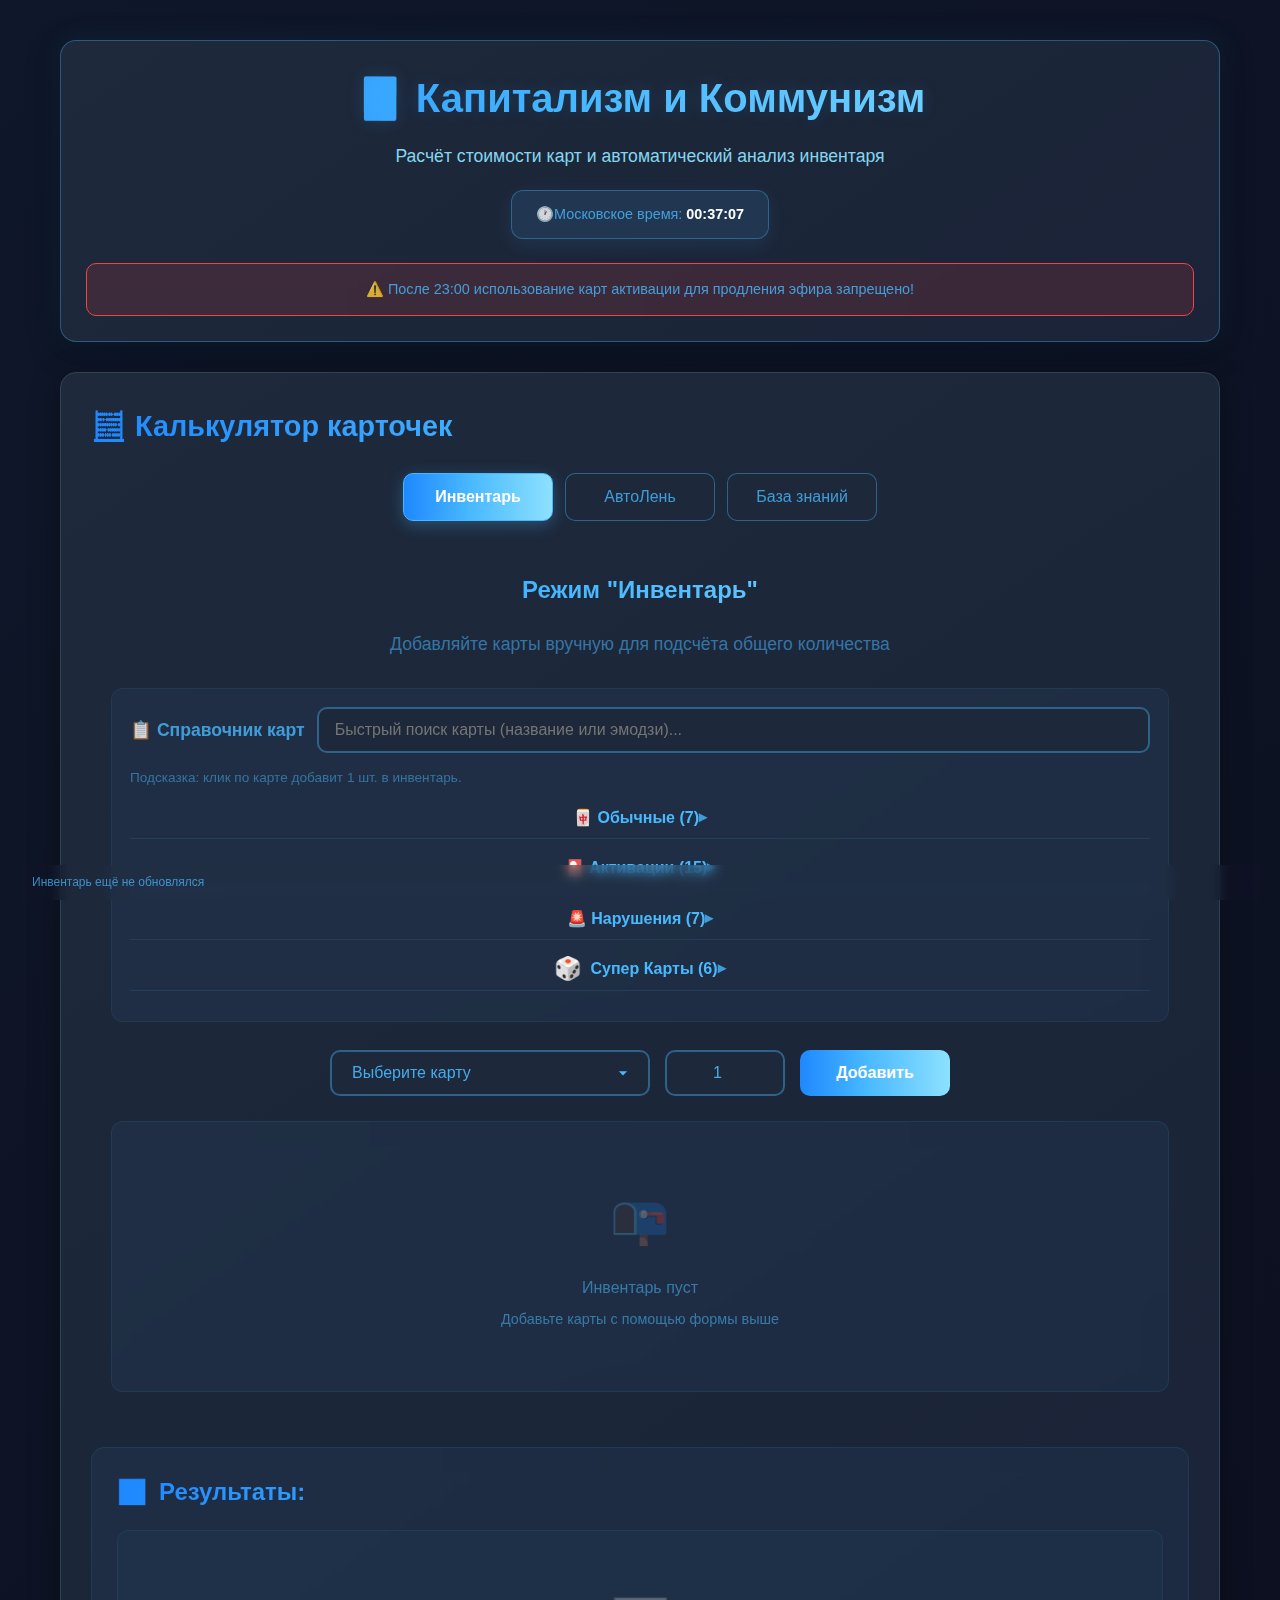
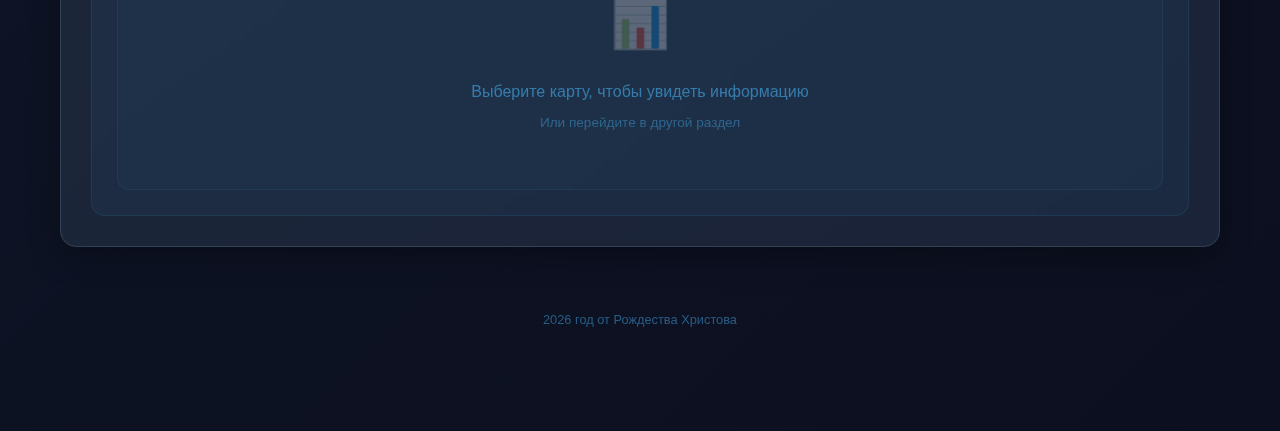
<file: тест2/index.html>
<!DOCTYPE html>
<html lang="ru">
<head>
    <meta charset="UTF-8">
    <meta name="viewport" content="width=device-width, initial-scale=1.0, maximum-scale=1.0, user-scalable=no">
        <meta name="description" content="Калькулятор и автопарсер инвентаря карт для игры «Капитализм и Коммунизм» на стриме: подсчёт карт по редкостям, активные карты, поиск и автозаполнение.">
<title>Калькулятор инвентаря карт — «Капитализм и Коммунизм» (Vecherya)</title>
    
    <link rel="stylesheet" href="styles_vecherya.css?v=20260117">
</head>

<body>
  <div class="container">
    <header class="main-header">
      <h1>🃏 Капитализм и Коммунизм</h1>
      <p class="subtitle">Расчёт стоимости карт и автоматический анализ инвентаря</p>
      <div class="time-display" id="moscowTime">
        <span>🕐</span>Московское время: <span id="timeDisplay">00:00:00</span>
      </div>
      <div class="night-warning" id="nightWarning">⚠️ После 23:00 использование карт активации для продления эфира запрещено!</div>
    </header>

<main>
    <section class="calculator-section">
      <h2 class="section-title">🧮 Калькулятор карточек</h2>

      <div class="mode-selector">
        <button class="mode-btn active" id="modeInventoryBtn">Инвентарь</button>
        <button class="mode-btn" id="modeParserBtn">АвтоЛень</button>
        <button class="mode-btn" id="modeCardInfoBtn">База знаний</button>
      </div>

      <!-- Inventory -->
      <div class="mode-content active" id="contentInventory">
        <div class="inventory-container">
          <h3 class="inventory-title">Режим "Инвентарь"</h3>
          <p class="inventory-subtitle">Добавляйте карты вручную для подсчёта общего количества</p>
          
          <div class="inventory-reference" id="inventoryReference">
            <div class="inventory-reference-header">
              <div class="inventory-reference-title">📋 Справочник карт</div>
              <input type="text" class="inventory-search" id="inventorySearch" placeholder="Быстрый поиск карты (название или эмодзи)...">
            </div>
            <div class="inventory-reference-hint">Подсказка: клик по карте добавит 1 шт. в инвентарь.</div>
            <div id="inventoryReferenceGroups"></div>
          </div>
          
          <div class="inventory-controls">
            <select class="inventory-select" id="inventoryCardSelect">
              <option value="">Выберите карту</option>
              <optgroup label="🀄️ Обычные карты">
                <option value="Комиссия">🔘 Комиссия</option>
                <option value="Серая">☑️ Серая</option>
                <option value="Синяя">🟦 Синяя</option>
                <option value="Зелёная">🟩 Зелёная</option>
                <option value="Белая">⬜️ Белая</option>
                <option value="Золотая">🟧 Золотая</option>
                <option value="Изумрудная">💎 Изумрудная</option>
                <option value="Рубиновая">🚨 Рубиновая</option>
              </optgroup>
              <optgroup label="🎴 Карты Активаций">
                <option value="Магнит">Ⓜ️ Магнит</option>
                <option value="Бита">🅱️ Бита</option>
                <option value="Страшный Суд">♎️ Страшный Суд</option>
                <option value="Конвертер">♻️ Конвертер</option>
                <option value="Джокер">🃏 Джокер</option>
                <option value="Пацифик">☮️ Пацифик</option>
                <option value="Пергамент">📜 Пергамент</option>
                <option value="Антиэкран">🚾 Антиэкран</option>
                <option value="Чёрно-Белая">🔲 Чёрно-Белая</option>
                <option value="Радужная">🌈 Радужная</option>
                <option value="Карта Контента">🎦 Карта Контента</option>
                <option value="Музыкальная карта">🎹 Музыкальная карта</option>
              </optgroup>
            </select>
            
            <input type="number" class="inventory-input" id="inventoryCardCount" min="1" max="999" value="1" placeholder="Кол-во">
            
            <button class="inventory-btn" id="inventoryAddBtn">Добавить</button>
          </div>
          
          <div class="inventory-list" id="inventoryList">
            <div class="empty-inventory">
              <div class="empty-inventory-emoji">📭</div>
              <p>Инвентарь пуст</p>
              <p style="font-size: 0.9rem; margin-top: 8px;">Добавьте карты с помощью формы выше</p>
            </div>
          </div>
          
          <div class="inventory-summary" id="inventorySummary" style="display: none;">
            <div class="inventory-total">Всего карт: <span id="inventoryTotalCount">0</span></div>
            <button class="inventory-clear-btn" id="inventoryClearBtn">Очистить инвентарь</button>
          </div>
        </div>
      </div>

      <!-- Autolent (Parser) -->
      <div class="mode-content" id="contentParser">
        <div class="autolent-section">
          <button type="button" id="loadFromTelegramBtn" class="btn btn-secondary" aria-label="Магия v2">
            🪄 Магия v2
          </button>
          <div id="tgLoadStatus" class="tg-load-status"></div>
          
          <div class="autolent-header">
            <h2 class="autolent-title">🎲 АвтоЛень - Парсер инвентаря PRO</h2>
            <p class="autolent-subtitle">Вставьте посты со списком карточек и получите структурированный список карт по пользователям</p>
          </div>
          
          <div class="autolent-input-container">
            <div class="autolent-file-input-wrapper">
              <label class="autolent-file-label">
                📁 Выбрать TXT файл
                <input type="file" id="autolentFileInput" class="autolent-file-input" accept=".txt,text/plain">
              </label>
            </div>
            
            <div class="autolent-upload-info" id="autolentUploadInfo">
              <span class="autolent-upload-text" id="autolentUploadInfoText"></span>
              <button class="autolent-close-upload" id="autolentClearUploadInfo">✕</button>
            </div>
            
            <textarea class="autolent-textarea" id="autolentText" placeholder="Вставьте сюда текст с постами, содержащими списки карточек..."></textarea>
            
            <div class="autolent-buttons">
              <button class="autolent-btn primary" id="autolentParseBtn">
                🪄 Сотворить чудо
              </button>
              <button class="autolent-btn danger" id="autolentClearBtn">
                💩 Бля убери
              </button>
            </div>
            
            <div class="autolent-quick-download" id="autolentQuickDownload">
              <div class="autolent-buttons">
                <button class="autolent-btn success" id="autolentDownloadAllBtn">
                  📥 Скачать ВСЕХ (TXT)
                </button>
              </div>
            </div>
            
            <div class="autolent-user-selector" id="autolentUserSelector">
              <label for="autolentUserSelect">🔍 Кто ты воен?</label>
              <select id="autolentUserSelect">
                <option value="">-- Все пользователи --</option>
              </select>
            </div>
          </div>
          
          <div class="autolent-results" id="autolentResults">
            <h3 style="margin-bottom: 16px;">📊 Результаты анализа</h3>
            
            <div class="autolent-users-section">
              <h4 style="color: var(--brand); margin-bottom: 12px;" id="autolentResultsTitle">👤 Карты по пользователям</h4>
              <div id="autolentUserResults"></div>
            </div>
          </div>
        </div>
      </div>

      <!-- Card Info (База знаний) -->
      <div class="mode-content" id="contentCardInfo">
        <div style="text-align: center; padding: 20px;">
          <h3 style="margin-bottom: 20px;">📚 База знаний по картам</h3>
          <p style="color: var(--text-secondary); margin-bottom: 30px;">Выберите карту для просмотра полной информации о её свойствах, применении и сборке</p>
          
          <select id="cardInfoSelect" style="max-width: 400px; margin: 0 auto 30px;">
    <option value="">Выберите карту для просмотра информации</option>
    <optgroup label="🀄️ Обычные карты">
        <option value="Комиссия">🔘 Комиссия</option>
        <option value="Серая">☑️ Серая карта</option>
        <option value="Синяя">🟦 Синяя карта</option>
        <option value="Зелёная">🟩 Зелёная карта</option>
        <option value="Белая">⬜️ Белая карта</option>
        <option value="Золотая">🟧 Золотая карта</option>
        <option value="Изумрудная">💎 Изумрудная карта</option>
        <option value="Рубиновая">🚨 Рубиновая карта</option>
    </optgroup>
    <optgroup label="🎴 Карты Активаций">
        <option value="Магнит">Ⓜ️ Магнит</option>
        <option value="Бита">🅱️ Бита</option>
        <option value="Страшный Суд">♎️ Страшный Суд</option>
        <option value="Конвертер">♻️ Конвертер</option> 
        <option value="Джокер">🃏 Дуэт Джокер</option>
        <option value="Пацифик">☮️ Пацифик</option>
        <option value="Пергамент">📜 Пергамент</option>
        <option value="Антиэкран">🚾 Антиэкран</option>
        <option value="Чёрно-Белая">🔲 Чёрно-Белая карта</option>
        <option value="Радужная">🏳️‍🌈 Радужная карта</option>
        <option value="Карта Контента">🎦 Карта Контента</option>
        <option value="Музыкальная карта">🎹 Музыкальная карта</option>
        <option value="Кость">🎲 Кость</option> 
        <option value="Рубиновая Кость">♦️ Рубиновая Кость</option> 
    </optgroup>
    <optgroup label="🧧 Карты нарушений">
        <option value="Розовая">🟪 Розовая карта</option>
        <option value="Красная">🟥 Красная карта</option>
        <option value="Жёлтая">🟨 Жёлтая карта</option>
        <option value="Чёрная">⬛️ Чёрная карта</option>
        <option value="Коричневая">🟫 Коричневая карта</option>
        <option value="Обнуление">🅾️ Карта обнуления</option>
        <option value="Заморозка">💠 Заморозка</option> 
    </optgroup>
    <optgroup label="📱 Опасные карты">
        <option value="Банкрот">⚫️ Банкрот</option> 
        <option value="Экстерминатус">💣 Экстерминатус</option> 
        <option value="Грабители">🥷 Грабители</option>
    </optgroup>
    <optgroup label="🪟 Супер карты">
        <option value="Джекпот">🎰 Джекпот</option>
        <option value="Сладкий подарок">🍫 Сладкий подарок</option>
        <option value="Супер подарок">🎁 Супер подарок</option>
        <option value="Хамелеон">🦎 Хамелеон</option>
        <option value="Храм">🛐 Храм</option>
        <option value="Банк">🏧 Банк</option>
        <option value="Ведро Егора">🪣 Ведро Егора</option> 
        <option value="Преисподняя">🌋 Преисподняя</option> 
        <option value="Грабители">🥷 Грабители</option> 
    </optgroup>
</select>
        </div>
        
        <div id="cardInfoContainer" class="card-info-container" style="display: none;">
          <!-- Информация о карте будет загружаться здесь -->
        </div>
      </div>

      <div class="results-section">
        <h3 class="results-title"><span>📊</span> Результаты:</h3>
        <div class="results-container" id="results">
          <div style="text-align:center;padding:30px;color:var(--text-secondary)">
            <div style="font-size:3rem;margin-bottom:16px;opacity:0.5"><span aria-hidden="true">📊</span></div>
            <p style="font-size:1rem;margin-bottom:8px">Выберите карту, чтобы увидеть информацию</p>
            <p style="font-size:0.85rem;opacity:0.7">Или перейдите в другой раздел</p>
          </div>
        </div>
      </div>
    </section>

    
</main>

<footer class="footer">
      <p style="margin-top:8px;font-size:0.8rem;opacity:0.8">2026 год от Рождества Христова</p>
    </footer>
  </div>

  <!-- Контейнер для уведомлений -->
  <div id="notificationContainer"></div>

  
  <script src="engine/operators.js?v=20260117" defer></script>
  <script src="engine/stateEngine.js?v=20260117" defer></script>
  <script src="engine/containers.js?v=20260117" defer></script>
  <script src="engine/resolver.js?v=20260117" defer></script>
  <script src="engine/optimizer.js?v=20260117" defer></script>
  <script src="engine/engine.js?v=20260117" defer></script>
<script src="app_vecherya.js?v=20260117" defer></script>

<div class="inventory-updated" id="inventoryLastUpdated">Инвентарь ещё не обновлялся</div>

</body>
</html>
</file>
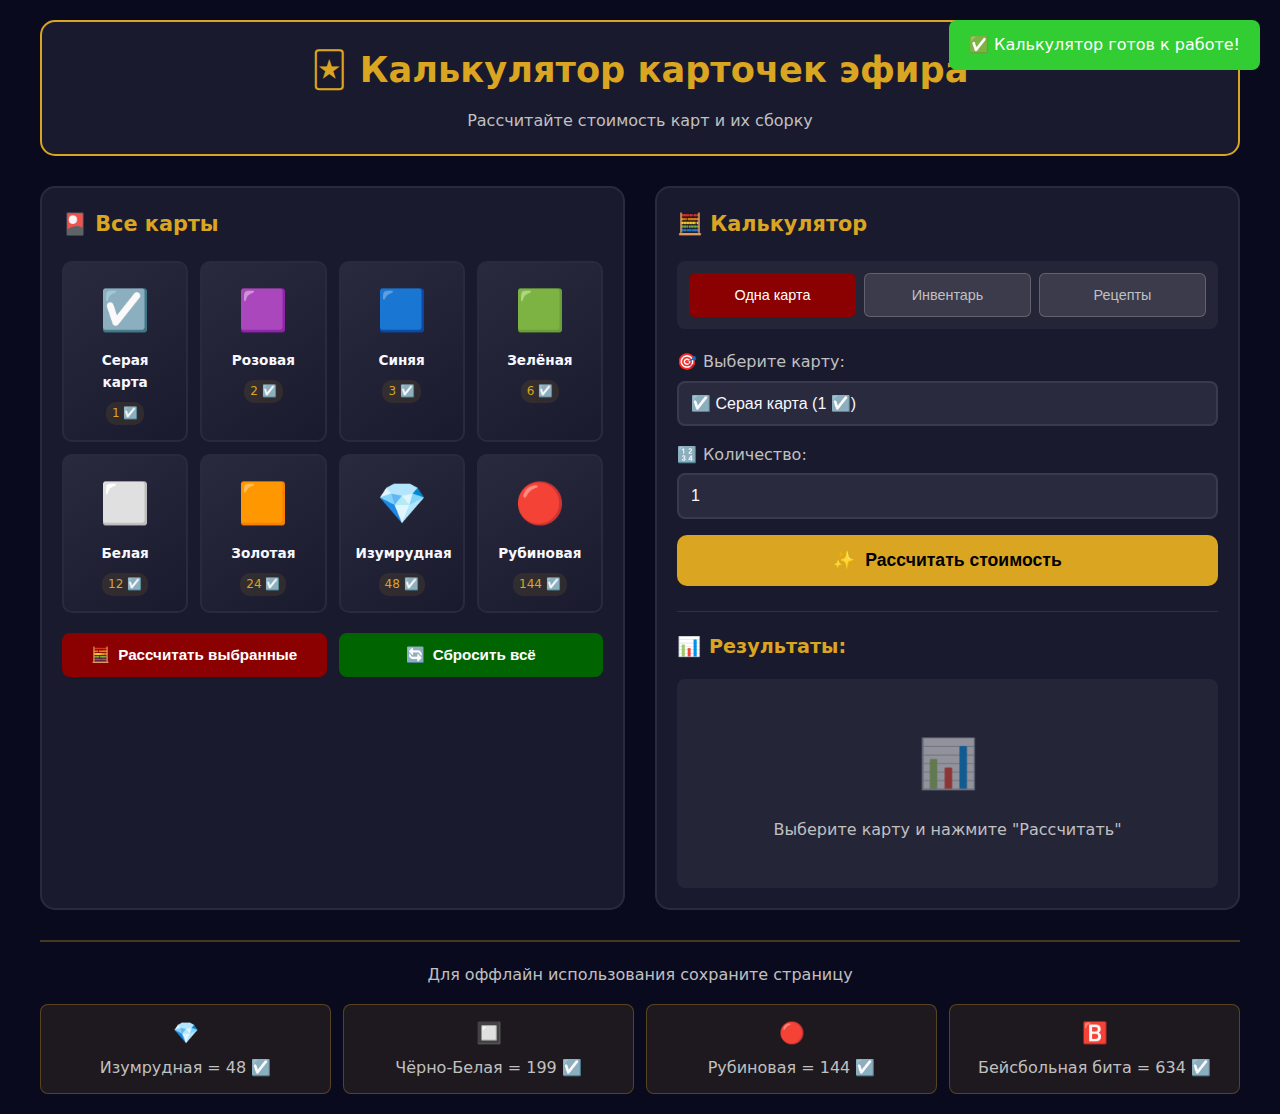
<file: 1333.html>
<!DOCTYPE html>
<html lang="ru">
<head>
    <meta charset="UTF-8">
    <meta name="viewport" content="width=device-width, initial-scale=1.0">
    <title>🃏 Калькулятор карточек эфира</title>
    <style>
        * { margin: 0; padding: 0; box-sizing: border-box; }
        
        :root {
            --bg-dark: #0a0a1f;
            --bg-darker: #050510;
            --primary: #8b0000;
            --secondary: #006400;
            --accent: #daa520;
            --accent-light: #ffd700;
            --text: #f8f8ff;
            --text-secondary: #c0c0c0;
            --card-bg: #1a1a2e;
            --card-border: #2a2a3e;
            --success: #32cd32;
            --warning: #ff8c00;
            --ruby: #e0115f;
            --emerald: #50c878;
            --dropdown-bg: #2a2a3e;
            --dropdown-border: #3a3a4e;
        }
        
        body {
            font-family: -apple-system, BlinkMacSystemFont, 'Segoe UI', system-ui, sans-serif;
            background: var(--bg-dark);
            color: var(--text);
            min-height: 100vh;
            padding: 20px;
            line-height: 1.6;
            -webkit-tap-highlight-color: transparent;
        }
        
        .container {
            max-width: 1200px;
            margin: 0 auto;
        }
        
        /* Заголовок */
        .main-header {
            text-align: center;
            padding: 20px;
            margin-bottom: 30px;
            background: var(--card-bg);
            border: 2px solid var(--accent);
            border-radius: 15px;
        }
        
        h1 {
            font-size: 1.8rem;
            margin-bottom: 10px;
            color: var(--accent);
        }
        
        .subtitle {
            font-size: 1rem;
            color: var(--text-secondary);
        }
        
        /* Основная сетка */
        .main-grid {
            display: flex;
            flex-direction: column;
            gap: 20px;
        }
        
        /* Карточки */
        .cards-section {
            background: var(--card-bg);
            border: 2px solid var(--card-border);
            border-radius: 15px;
            padding: 20px;
        }
        
        .section-title {
            font-size: 1.3rem;
            color: var(--accent);
            margin-bottom: 20px;
            display: flex;
            align-items: center;
            gap: 10px;
        }
        
        .cards-grid {
            display: grid;
            grid-template-columns: repeat(auto-fill, minmax(100px, 1fr));
            gap: 12px;
            margin-bottom: 20px;
        }
        
        .card {
            background: linear-gradient(145deg, #2a2a3e, #1a1a2e);
            border: 2px solid var(--card-border);
            border-radius: 10px;
            padding: 15px;
            text-align: center;
            cursor: pointer;
            -webkit-user-select: none;
            user-select: none;
        }
        
        .card.selected {
            border-color: var(--success);
            box-shadow: 0 0 10px rgba(50, 205, 50, 0.3);
        }
        
        .card-emoji {
            font-size: 2.5rem;
            display: block;
            margin-bottom: 8px;
        }
        
        .card-name {
            font-size: 0.85rem;
            color: var(--text);
            font-weight: 600;
            margin-bottom: 5px;
        }
        
        .card-cost {
            font-size: 0.75rem;
            color: var(--accent);
            background: rgba(218, 165, 32, 0.1);
            padding: 2px 6px;
            border-radius: 10px;
            display: inline-block;
        }
        
        /* Кнопки */
        .action-buttons {
            display: grid;
            grid-template-columns: 1fr 1fr;
            gap: 12px;
        }
        
        .btn {
            padding: 12px;
            border: none;
            border-radius: 8px;
            font-size: 0.95rem;
            font-weight: 600;
            cursor: pointer;
            display: flex;
            align-items: center;
            justify-content: center;
            gap: 8px;
            -webkit-appearance: none;
            min-height: 44px;
        }
        
        .btn:active {
            opacity: 0.8;
            transform: scale(0.98);
        }
        
        .btn-primary {
            background: var(--primary);
            color: white;
        }
        
        .btn-secondary {
            background: var(--secondary);
            color: white;
        }
        
        /* Калькулятор */
        .calculator-section {
            background: var(--card-bg);
            border: 2px solid var(--card-border);
            border-radius: 15px;
            padding: 20px;
        }
        
        /* Селектор режимов */
        .mode-selector {
            display: flex;
            gap: 8px;
            margin-bottom: 20px;
            padding: 12px;
            background: rgba(255, 255, 255, 0.05);
            border-radius: 8px;
        }
        
        .mode-btn {
            flex: 1;
            padding: 10px;
            background: rgba(255, 255, 255, 0.1);
            border: 1px solid rgba(255, 255, 255, 0.2);
            color: var(--text-secondary);
            border-radius: 6px;
            cursor: pointer;
            text-align: center;
            font-size: 0.9rem;
            -webkit-appearance: none;
            min-height: 44px;
        }
        
        .mode-btn:active {
            opacity: 0.8;
        }
        
        .mode-btn.active {
            background: var(--primary);
            color: white;
            border-color: var(--primary);
        }
        
        /* Содержимое режимов */
        .mode-content {
            display: none;
        }
        
        .mode-content.active {
            display: block;
        }
        
        /* Поля ввода */
        .input-group {
            margin-bottom: 16px;
        }
        
        .input-group label {
            display: block;
            margin-bottom: 6px;
            color: var(--text-secondary);
            font-weight: 500;
            display: flex;
            align-items: center;
            gap: 6px;
        }
        
        .card-select-wrapper {
            position: relative;
        }
        
        .card-select {
            width: 100%;
            padding: 12px;
            background: var(--dropdown-bg);
            border: 2px solid var(--dropdown-border);
            border-radius: 8px;
            color: var(--text);
            font-size: 1rem;
            appearance: none;
            cursor: pointer;
            -webkit-appearance: none;
            min-height: 44px;
        }
        
        .input-group input[type="number"] {
            width: 100%;
            padding: 12px;
            background: var(--dropdown-bg);
            border: 2px solid var(--dropdown-border);
            border-radius: 8px;
            color: var(--text);
            font-size: 1rem;
            -webkit-appearance: none;
            min-height: 44px;
        }
        
        /* Основная кнопка расчёта */
        .calculate-btn {
            width: 100%;
            padding: 15px;
            background: var(--accent);
            color: #000;
            border: none;
            border-radius: 10px;
            font-size: 1.1rem;
            font-weight: 700;
            cursor: pointer;
            display: flex;
            align-items: center;
            justify-content: center;
            gap: 10px;
            margin-top: 16px;
            -webkit-appearance: none;
            min-height: 50px;
        }
        
        .calculate-btn:active {
            opacity: 0.8;
            transform: scale(0.98);
        }
        
        /* Инвентарь */
        .inventory-grid {
            display: grid;
            grid-template-columns: 1fr;
            gap: 12px;
            margin-bottom: 16px;
        }
        
        .inventory-item {
            display: flex;
            align-items: center;
            gap: 10px;
            padding: 10px;
            background: rgba(255, 255, 255, 0.05);
            border-radius: 8px;
            border: 1px solid rgba(255, 255, 255, 0.1);
        }
        
        .inventory-emoji {
            font-size: 1.5rem;
            width: 40px;
            text-align: center;
        }
        
        .inventory-item input {
            flex: 1;
            padding: 10px;
            background: rgba(255, 255, 255, 0.1);
            border: 1px solid rgba(255, 255, 255, 0.2);
            border-radius: 6px;
            color: var(--text);
            text-align: center;
            -webkit-appearance: none;
            min-height: 44px;
        }
        
        /* Рецепты */
        .recipes-list {
            display: flex;
            flex-direction: column;
            gap: 12px;
        }
        
        .recipe-item {
            padding: 15px;
            background: rgba(255, 255, 255, 0.05);
            border-radius: 8px;
            border-left: 4px solid var(--accent);
            cursor: pointer;
        }
        
        .recipe-item:active {
            opacity: 0.8;
            transform: scale(0.99);
        }
        
        .recipe-formula {
            font-family: monospace;
            font-size: 1rem;
            color: var(--accent);
            margin-bottom: 6px;
        }
        
        .recipe-desc {
            color: var(--text-secondary);
            font-size: 0.9rem;
        }
        
        /* Результаты */
        .results-section {
            margin-top: 25px;
            padding-top: 20px;
            border-top: 1px solid rgba(255, 255, 255, 0.1);
        }
        
        .results-title {
            font-size: 1.2rem;
            color: var(--accent);
            margin-bottom: 16px;
            display: flex;
            align-items: center;
            gap: 8px;
        }
        
        .results-container {
            background: rgba(255, 255, 255, 0.05);
            border-radius: 8px;
            padding: 16px;
            min-height: 150px;
        }
        
        .result-item {
            padding: 12px;
            margin-bottom: 12px;
            background: rgba(255, 255, 255, 0.08);
            border-radius: 6px;
            border-left: 4px solid var(--success);
        }
        
        .result-header {
            display: flex;
            align-items: center;
            gap: 8px;
            margin-bottom: 8px;
        }
        
        .result-emoji {
            font-size: 1.8rem;
        }
        
        .result-text {
            color: var(--text);
            font-weight: 600;
        }
        
        .result-value {
            color: var(--accent);
            font-weight: 700;
        }
        
        /* Подвал */
        .footer {
            margin-top: 30px;
            padding-top: 20px;
            border-top: 2px solid rgba(218, 165, 32, 0.3);
            text-align: center;
            color: var(--text-secondary);
        }
        
        .quick-formulas {
            display: grid;
            grid-template-columns: 1fr 1fr;
            gap: 12px;
            margin-top: 16px;
        }
        
        .formula-box {
            background: rgba(218, 165, 32, 0.1);
            padding: 12px;
            border-radius: 8px;
            border: 1px solid rgba(218, 165, 32, 0.3);
            text-align: center;
        }
        
        @media (min-width: 768px) {
            .main-grid {
                display: grid;
                grid-template-columns: 1fr 1fr;
                gap: 30px;
            }
            
            h1 {
                font-size: 2.2rem;
            }
            
            .cards-grid {
                grid-template-columns: repeat(auto-fill, minmax(120px, 1fr));
            }
            
            .inventory-grid {
                grid-template-columns: 1fr 1fr;
            }
            
            .quick-formulas {
                grid-template-columns: repeat(4, 1fr);
            }
        }
    </style>
</head>
<body>
    <div class="container">
        <header class="main-header">
            <h1>🃏 Калькулятор карточек эфира</h1>
            <p class="subtitle">Рассчитайте стоимость карт и их сборку</p>
        </header>
        
        <div class="main-grid">
            <section class="cards-section">
                <h2 class="section-title">🎴 Все карты</h2>
                <div class="cards-grid" id="cardsGrid">
                    <div class="card" data-symbol="☑️" onclick="selectCard(this)">
                        <span class="card-emoji">☑️</span>
                        <div class="card-name">Серая карта</div>
                        <div class="card-cost">1 ☑️</div>
                    </div>
                    <div class="card" data-symbol="🟪" onclick="selectCard(this)">
                        <span class="card-emoji">🟪</span>
                        <div class="card-name">Розовая</div>
                        <div class="card-cost">2 ☑️</div>
                    </div>
                    <div class="card" data-symbol="🟦" onclick="selectCard(this)">
                        <span class="card-emoji">🟦</span>
                        <div class="card-name">Синяя</div>
                        <div class="card-cost">3 ☑️</div>
                    </div>
                    <div class="card" data-symbol="🟩" onclick="selectCard(this)">
                        <span class="card-emoji">🟩</span>
                        <div class="card-name">Зелёная</div>
                        <div class="card-cost">6 ☑️</div>
                    </div>
                    <div class="card" data-symbol="⬜️" onclick="selectCard(this)">
                        <span class="card-emoji">⬜️</span>
                        <div class="card-name">Белая</div>
                        <div class="card-cost">12 ☑️</div>
                    </div>
                    <div class="card" data-symbol="🟧" onclick="selectCard(this)">
                        <span class="card-emoji">🟧</span>
                        <div class="card-name">Золотая</div>
                        <div class="card-cost">24 ☑️</div>
                    </div>
                    <div class="card" data-symbol="💎" onclick="selectCard(this)">
                        <span class="card-emoji">💎</span>
                        <div class="card-name">Изумрудная</div>
                        <div class="card-cost">48 ☑️</div>
                    </div>
                    <div class="card ruby-card" data-symbol="🔴" onclick="selectCard(this)">
                        <span class="card-emoji">🔴</span>
                        <div class="card-name">Рубиновая</div>
                        <div class="card-cost">144 ☑️</div>
                    </div>
                </div>
                
                <div class="action-buttons">
                    <button class="btn btn-primary" onclick="window.calculateForSelected()">
                        <span>🧮</span> Рассчитать выбранные
                    </button>
                    <button class="btn btn-secondary" onclick="window.resetAll()">
                        <span>🔄</span> Сбросить всё
                    </button>
                </div>
            </section>
            
            <section class="calculator-section">
                <h2 class="section-title">🧮 Калькулятор</h2>
                
                <div class="mode-selector">
                    <button class="mode-btn active" onclick="window.setMode('single')">Одна карта</button>
                    <button class="mode-btn" onclick="window.setMode('inventory')">Инвентарь</button>
                    <button class="mode-btn" onclick="window.setMode('recipes')">Рецепты</button>
                </div>
                
                <div class="mode-content active" id="contentSingle">
                    <div class="input-group">
                        <label><span>🎯</span> Выберите карту:</label>
                        <div class="card-select-wrapper">
                            <select id="targetCard" class="card-select">
                                <optgroup label="Базовая карта">
                                    <option value="☑️">☑️ Серая карта (1 ☑️)</option>
                                </optgroup>
                                <optgroup label="Базовые карты">
                                    <option value="🟪">🟪 Розовая (2 ☑️)</option>
                                    <option value="🟦">🟦 Синяя (3 ☑️)</option>
                                    <option value="🟩">🟩 Зелёная (6 ☑️)</option>
                                </optgroup>
                                <optgroup label="Средние карты">
                                    <option value="⬜️">⬜️ Белая (12 ☑️)</option>
                                    <option value="🟧">🟧 Золотая (24 ☑️)</option>
                                </optgroup>
                                <optgroup label="Высшие карты">
                                    <option value="💎">💎 Изумрудная (48 ☑️)</option>
                                </optgroup>
                                <optgroup label="Специальные карты">
                                    <option value="☮️">☮️ Пацифик (9 ☑️)</option>
                                    <option value="🃏">🃏 Джокер (7 ☑️)</option>
                                    <option value="📜">📜 Пергамент (4 ☑️)</option>
                                    <option value="🚾">🚾 Антиэкран (2 ☑️)</option>
                                    <option value="🅾️">🅾️ Обнуление спикера (56 ☑️)</option>
                                </optgroup>
                                <optgroup label="Медиа карты">
                                    <option value="🎦">🎦 Карта контента (26 ☑️)</option>
                                    <option value="🎹">🎹 Музыкальная карта (13 ☑️)</option>
                                </optgroup>
                                <optgroup label="Элитные карты">
                                    <option value="🏳️‍🌈">🏳️‍🌈 Радужная (122 ☑️)</option>
                                    <option value="🔴">🔴 Рубиновая (144 ☑️)</option>
                                    <option value="🔲">🔲 Чёрно-Белая (199 ☑️)</option>
                                </optgroup>
                                <optgroup label="Легендарные карты">
                                    <option value="🅱️">🅱️ Бейсбольная бита (634 ☑️)</option>
                                </optgroup>
                            </select>
                        </div>
                    </div>
                    
                    <div class="input-group">
                        <label><span>🔢</span> Количество:</label>
                        <input type="number" id="cardCount" value="1" min="1" max="100">
                    </div>
                    
                    <button class="calculate-btn" onclick="window.calculateSingle()">
                        <span>✨</span> Рассчитать стоимость
                    </button>
                </div>
                
                <div class="mode-content" id="contentInventory">
                    <div class="inventory-grid" id="inventoryGrid">
                        <div class="inventory-item">
                            <span class="inventory-emoji">☑️</span>
                            <input type="number" id="inv_☑️" value="0" min="0" max="999" placeholder="0" onchange="window.saveInventory()">
                        </div>
                        <div class="inventory-item">
                            <span class="inventory-emoji">🟪</span>
                            <input type="number" id="inv_🟪" value="0" min="0" max="999" placeholder="0" onchange="window.saveInventory()">
                        </div>
                        <div class="inventory-item">
                            <span class="inventory-emoji">🟦</span>
                            <input type="number" id="inv_🟦" value="0" min="0" max="999" placeholder="0" onchange="window.saveInventory()">
                        </div>
                        <div class="inventory-item">
                            <span class="inventory-emoji">🟩</span>
                            <input type="number" id="inv_🟩" value="0" min="0" max="999" placeholder="0" onchange="window.saveInventory()">
                        </div>
                        <div class="inventory-item">
                            <span class="inventory-emoji">⬜️</span>
                            <input type="number" id="inv_⬜️" value="0" min="0" max="999" placeholder="0" onchange="window.saveInventory()">
                        </div>
                        <div class="inventory-item">
                            <span class="inventory-emoji">🟧</span>
                            <input type="number" id="inv_🟧" value="0" min="0" max="999" placeholder="0" onchange="window.saveInventory()">
                        </div>
                        <div class="inventory-item">
                            <span class="inventory-emoji">💎</span>
                            <input type="number" id="inv_💎" value="0" min="0" max="999" placeholder="0" onchange="window.saveInventory()">
                        </div>
                        <div class="inventory-item">
                            <span class="inventory-emoji">☮️</span>
                            <input type="number" id="inv_☮️" value="0" min="0" max="999" placeholder="0" onchange="window.saveInventory()">
                        </div>
                        <div class="inventory-item">
                            <span class="inventory-emoji">🅾️</span>
                            <input type="number" id="inv_🅾️" value="0" min="0" max="999" placeholder="0" onchange="window.saveInventory()">
                        </div>
                    </div>
                    <button class="calculate-btn" onclick="window.calculateInventory()">
                        <span>🔍</span> Анализировать инвентарь
                    </button>
                </div>
                
                <div class="mode-content" id="contentRecipes">
                    <div class="recipes-list" id="recipesList">
                        <div class="recipe-item" onclick="window.selectRecipe('🟪')">
                            <div class="recipe-formula">🟪 Розовая = 2×☑️</div>
                            <div class="recipe-desc">Стоимость: 2 ☑️</div>
                        </div>
                        <div class="recipe-item" onclick="window.selectRecipe('🟦')">
                            <div class="recipe-formula">🟦 Синяя = 3×☑️</div>
                            <div class="recipe-desc">Стоимость: 3 ☑️</div>
                        </div>
                        <div class="recipe-item" onclick="window.selectRecipe('🟩')">
                            <div class="recipe-formula">🟩 Зелёная = 2×🟦</div>
                            <div class="recipe-desc">Стоимость: 6 ☑️</div>
                        </div>
                        <div class="recipe-item" onclick="window.selectRecipe('⬜️')">
                            <div class="recipe-formula">⬜️ Белая = 2×🟩</div>
                            <div class="recipe-desc">Стоимость: 12 ☑️</div>
                        </div>
                        <div class="recipe-item" onclick="window.selectRecipe('🟧')">
                            <div class="recipe-formula">🟧 Золотая = 2×⬜️</div>
                            <div class="recipe-desc">Стоимость: 24 ☑️</div>
                        </div>
                        <div class="recipe-item" onclick="window.selectRecipe('💎')">
                            <div class="recipe-formula">💎 Изумрудная = 2×🟧</div>
                            <div class="recipe-desc">Стоимость: 48 ☑️</div>
                        </div>
                        <div class="recipe-item" onclick="window.selectRecipe('🅾️')">
                            <div class="recipe-formula">🅾️ Обнуление = 🟧 + ⬜️ + ☮️ + 🟩 + 🟦 + ☑️</div>
                            <div class="recipe-desc">Запрет в гостевой и доступ к чату на 4 недели</div>
                        </div>
                        <div class="recipe-item" onclick="window.selectRecipe('🔴')">
                            <div class="recipe-formula">🔴 Рубиновая = 3×💎</div>
                            <div class="recipe-desc">Стоимость: 144 ☑️</div>
                        </div>
                        <div class="recipe-item" onclick="window.selectRecipe('🔲')">
                            <div class="recipe-formula">🔲 Чёрно-Белая = 3×💎 + 🟧 + ⬜️ + 🃏 + 🟩 + 🟦 + 🚾 + ☑️</div>
                            <div class="recipe-desc">Стоимость: 199 ☑️</div>
                        </div>
                    </div>
                </div>
                
                <div class="results-section">
                    <h3 class="results-title"><span>📊</span> Результаты:</h3>
                    <div class="results-container" id="results">
                        <div style="text-align: center; padding: 30px; color: var(--text-secondary);">
                            <div style="font-size: 3rem; margin-bottom: 15px; opacity: 0.5;">📊</div>
                            <p style="font-size: 1rem;">Выберите карту и нажмите "Рассчитать"</p>
                        </div>
                    </div>
                </div>
            </section>
        </div>
        
        <footer class="footer">
            <p class="footer-text">Для оффлайн использования сохраните страницу</p>
            <div class="quick-formulas">
                <div class="formula-box">
                    <div style="font-size: 1.3rem; margin-bottom: 5px;">💎</div>
                    <div>Изумрудная = 48 ☑️</div>
                </div>
                <div class="formula-box">
                    <div style="font-size: 1.3rem; margin-bottom: 5px;">🔲</div>
                    <div>Чёрно-Белая = 199 ☑️</div>
                </div>
                <div class="formula-box">
                    <div style="font-size: 1.3rem; margin-bottom: 5px;">🔴</div>
                    <div>Рубиновая = 144 ☑️</div>
                </div>
                <div class="formula-box">
                    <div style="font-size: 1.3rem; margin-bottom: 5px;">🅱️</div>
                    <div>Бейсбольная бита = 634 ☑️</div>
                </div>
            </div>
        </footer>
    </div>

    <script>
        // Данные карт
        const cardData = {
            "☑️": { name: "Серая карта", cost: 1, description: "Базовая карта. Съём спикера на 12 минут" },
            "🟪": { name: "Розовая", cost: 2, description: "Предупреждение. Можно зайти повторно" },
            "🟦": { name: "Синяя", cost: 3, description: "Снимает жёлтую 🟨" },
            "🟩": { name: "Зелёная", cost: 6, description: "Снимает красную 🟥" },
            "⬜️": { name: "Белая", cost: 12, description: "Снимает чёрную ⬛️ или коричневую 🟫" },
            "🟧": { name: "Золотая", cost: 24, description: "Модерка на сутки или продление на 1 час" },
            "💎": { name: "Изумрудная", cost: 48, description: "Модерка на сутки + 3 часа продления" },
            "☮️": { name: "Пацифик", cost: 9, description: "Возвращает доступ к чату, иммунитет" },
            "🃏": { name: "Джокер", cost: 7, description: "Дуэль/батл карта" },
            "📜": { name: "Пергамент", cost: 4, description: "Возвращает доступ к чату" },
            "🚾": { name: "Антиэкран", cost: 2, description: "Запрет проситься на экран" },
            "🎦": { name: "Карта контента", cost: 26, description: "Просмотр видеоматериала 1.5 часа" },
            "🎹": { name: "Музыкальная карта", cost: 13, description: "Прослушивание вашей музыки 30 мин" },
            "🏳️‍🌈": { name: "Радужная карта", cost: 122, description: "Иммунитет ко всем картам на 1 неделю" },
            "🔴": { name: "Рубиновая карта", cost: 144, description: "Собирается из трёх изумрудных карт" },
            "🔲": { name: "Чёрно-Белая карта", cost: 199, description: "Соведущий на 1 неделю. Активация 1 раз в 10 дней" },
            "🅱️": { name: "Бейсбольная бита", cost: 634, description: "Сверхредкая карта. Самый сложный рецепт" },
            "🅾️": { name: "Обнуление спикера", cost: 56, description: "Запрет в гостевой и доступ к чату на 4 недели" }
        };

        // Выбранные карты
        let selectedCards = [];

        // Делаем функции глобальными для доступа из onclick
        window.selectCard = function(element) {
            const symbol = element.getAttribute('data-symbol');
            const index = selectedCards.indexOf(symbol);
            
            if (index === -1) {
                selectedCards.push(symbol);
                element.classList.add('selected');
            } else {
                selectedCards.splice(index, 1);
                element.classList.remove('selected');
            }
        };

        window.setMode = function(mode) {
            // Убрать активный класс со всех кнопок
            document.querySelectorAll('.mode-btn').forEach(btn => {
                btn.classList.remove('active');
            });
            
            // Убрать активный класс со всех контентов
            document.querySelectorAll('.mode-content').forEach(content => {
                content.classList.remove('active');
            });
            
            // Активировать выбранный режим
            document.querySelector('.mode-btn[onclick*="' + mode + '"]').classList.add('active');
            document.getElementById('content' + mode.charAt(0).toUpperCase() + mode.slice(1)).classList.add('active');
        };

        window.selectRecipe = function(symbol) {
            setMode('single');
            document.getElementById('targetCard').value = symbol;
            document.getElementById('cardCount').value = 1;
            calculateSingle();
        };

        window.calculateSingle = function() {
            try {
                const symbol = document.getElementById('targetCard').value;
                const count = parseInt(document.getElementById('cardCount').value) || 1;
                const card = cardData[symbol];
                
                if (!card) {
                    showNotification('Карта не найдена', 'error');
                    return;
                }
                
                if (count < 1 || count > 100) {
                    showNotification('Количество должно быть от 1 до 100', 'warning');
                    return;
                }
                
                const totalCost = card.cost * count;
                const equivalents = getEquivalents(totalCost);
                
                const resultHTML = `
                    <div class="result-item">
                        <div class="result-header">
                            <span class="result-emoji">${symbol}</span>
                            <div>
                                <div class="result-text">${card.name} × ${count}</div>
                                <div class="result-value">${totalCost} ☑️</div>
                            </div>
                        </div>
                        <div style="margin-top: 10px; color: var(--text-secondary); font-size: 0.9rem;">
                            <strong>Эквиваленты:</strong> ${equivalents}
                        </div>
                        <div style="margin-top: 10px; color: var(--text-secondary); font-size: 0.9rem;">
                            <strong>Описание:</strong> ${card.description}
                        </div>
                    </div>
                `;
                
                document.getElementById('results').innerHTML = resultHTML;
                showNotification('Расчёт выполнен', 'success');
                
            } catch (error) {
                showNotification('Ошибка расчета', 'error');
            }
        };

        window.calculateForSelected = function() {
            try {
                if (selectedCards.length === 0) {
                    showNotification('Выберите карты', 'warning');
                    return;
                }
                
                let totalCost = 0;
                let details = '';
                
                selectedCards.forEach(symbol => {
                    const card = cardData[symbol];
                    if (card) {
                        totalCost += card.cost;
                        details += `<div style="display: flex; justify-content: space-between; margin-bottom: 5px;">
                            <span>${symbol} ${card.name}</span>
                            <span>${card.cost} ☑️</span>
                        </div>`;
                    }
                });
                
                const equivalents = getEquivalents(totalCost);
                
                const resultHTML = `
                    <div class="result-item">
                        <div class="result-header">
                            <span class="result-emoji">🧮</span>
                            <div>
                                <div class="result-text">Стоимость выбранных карт</div>
                                <div class="result-value">${totalCost} ☑️</div>
                            </div>
                        </div>
                        <div style="margin-top: 10px; font-size: 0.9rem;">
                            ${details}
                        </div>
                        <div style="margin-top: 10px; color: var(--text-secondary); font-size: 0.9rem;">
                            <strong>Эквиваленты:</strong> ${equivalents}
                        </div>
                    </div>
                `;
                
                document.getElementById('results').innerHTML = resultHTML;
                showNotification(`Рассчитано ${selectedCards.length} карт`, 'success');
                
            } catch (error) {
                showNotification('Ошибка расчета', 'error');
            }
        };

        window.calculateInventory = function() {
            try {
                let totalValue = 0;
                let details = '';
                let itemCount = 0;
                
                Object.keys(cardData).forEach(symbol => {
                    const input = document.getElementById('inv_' + symbol);
                    if (input) {
                        const count = parseInt(input.value) || 0;
                        if (count > 0) {
                            itemCount++;
                            const value = count * cardData[symbol].cost;
                            totalValue += value;
                            details += `<div style="display: flex; justify-content: space-between; margin-bottom: 5px;">
                                <span>${count}×${symbol} ${cardData[symbol].name}</span>
                                <span>${value} ☑️</span>
                            </div>`;
                        }
                    }
                });
                
                if (itemCount === 0) {
                    showNotification('Инвентарь пуст', 'warning');
                    return;
                }
                
                const equivalents = getEquivalents(totalValue);
                
                const resultHTML = `
                    <div class="result-item">
                        <div class="result-header">
                            <span class="result-emoji">📦</span>
                            <div>
                                <div class="result-text">Стоимость инвентаря</div>
                                <div class="result-value">${totalValue} ☑️</div>
                            </div>
                        </div>
                        <div style="margin-top: 10px; font-size: 0.9rem;">
                            ${details}
                        </div>
                        <div style="margin-top: 10px; color: var(--text-secondary); font-size: 0.9rem;">
                            <strong>Эквиваленты:</strong> ${equivalents}
                        </div>
                        <div style="margin-top: 15px; padding: 10px; background: rgba(139,0,0,0.1); border-radius: 6px; border-left: 3px solid var(--primary);">
                            <strong>💡 Подсказка:</strong> С этой стоимостью вы можете собрать:
                            <div style="margin-top: 5px; font-size: 0.85rem;">
                                • ${Math.floor(totalValue / 48)} × 💎 Изумрудная<br>
                                • ${Math.floor(totalValue / 144)} × 🔴 Рубиновая<br>
                                • ${Math.floor(totalValue / 199)} × 🔲 Чёрно-Белая
                            </div>
                        </div>
                    </div>
                `;
                
                document.getElementById('results').innerHTML = resultHTML;
                showNotification('Инвентарь оценён', 'success');
                
                // Сохраняем инвентарь
                saveInventory();
                
            } catch (error) {
                showNotification('Ошибка расчета инвентаря', 'error');
            }
        };

        function getEquivalents(cost) {
            let result = [];
            let remaining = cost;
            
            if (remaining >= 48) {
                const count = Math.floor(remaining / 48);
                result.push(`${count}×💎`);
                remaining %= 48;
            }
            
            if (remaining >= 24) {
                const count = Math.floor(remaining / 24);
                result.push(`${count}×🟧`);
                remaining %= 24;
            }
            
            if (remaining >= 12) {
                const count = Math.floor(remaining / 12);
                result.push(`${count}×⬜️`);
                remaining %= 12;
            }
            
            if (remaining >= 6) {
                const count = Math.floor(remaining / 6);
                result.push(`${count}×🟩`);
                remaining %= 6;
            }
            
            if (remaining >= 3) {
                const count = Math.floor(remaining / 3);
                result.push(`${count}×🟦`);
                remaining %= 3;
            }
            
            if (remaining >= 1) {
                result.push(`${remaining}×☑️`);
            }
            
            return result.length > 0 ? result.join(' = ') : '0 ☑️';
        }

        window.saveInventory = function() {
            try {
                const inventory = {};
                Object.keys(cardData).forEach(symbol => {
                    const input = document.getElementById('inv_' + symbol);
                    if (input) {
                        inventory[symbol] = input.value;
                    }
                });
                
                localStorage.setItem('etherInventory', JSON.stringify(inventory));
            } catch (e) {
                // Если localStorage недоступен, просто продолжаем
            }
        };

        function loadInventory() {
            try {
                const saved = localStorage.getItem('etherInventory');
                if (saved) {
                    const inventory = JSON.parse(saved);
                    Object.keys(inventory).forEach(symbol => {
                        const input = document.getElementById('inv_' + symbol);
                        if (input) {
                            input.value = inventory[symbol];
                        }
                    });
                }
            } catch (e) {
                // Если не удалось загрузить, оставляем значения по умолчанию
            }
        }

        window.resetAll = function() {
            try {
                selectedCards = [];
                document.querySelectorAll('.card.selected').forEach(card => {
                    card.classList.remove('selected');
                });
                
                Object.keys(cardData).forEach(symbol => {
                    const input = document.getElementById('inv_' + symbol);
                    if (input) input.value = 0;
                });
                
                document.getElementById('targetCard').selectedIndex = 0;
                document.getElementById('cardCount').value = 1;
                
                document.getElementById('results').innerHTML = `
                    <div style="text-align: center; padding: 30px; color: var(--text-secondary);">
                        <div style="font-size: 3rem; margin-bottom: 15px; opacity: 0.5;">📊</div>
                        <p style="font-size: 1rem;">Выберите карту и нажмите "Рассчитать"</p>
                    </div>
                `;
                
                saveInventory();
                showNotification('Все данные сброшены', 'info');
                
            } catch (error) {
                showNotification('Ошибка сброса', 'error');
            }
        };

        function showNotification(message, type) {
            try {
                // Удаляем старое уведомление
                const oldNote = document.querySelector('.notification');
                if (oldNote) oldNote.remove();
                
                // Создаем новое
                const notification = document.createElement('div');
                notification.className = 'notification';
                notification.style.cssText = 'position: fixed; top: 20px; right: 20px; padding: 12px 20px; background: var(--primary); color: white; border-radius: 8px; z-index: 1000; display: flex; align-items: center; gap: 8px;';
                
                let emoji = '💡';
                if (type === 'success') {
                    emoji = '✅';
                    notification.style.background = 'var(--success)';
                } else if (type === 'warning') {
                    emoji = '⚠️';
                    notification.style.background = 'var(--warning)';
                } else if (type === 'error') {
                    emoji = '❌';
                    notification.style.background = 'var(--primary)';
                } else if (type === 'info') {
                    emoji = 'ℹ️';
                    notification.style.background = 'var(--accent)';
                }
                
                notification.innerHTML = `${emoji} ${message}`;
                document.body.appendChild(notification);
                
                // Удаляем через 3 секунды
                setTimeout(() => {
                    if (notification.parentNode) {
                        notification.remove();
                    }
                }, 3000);
            } catch (e) {
                console.error('Ошибка уведомления:', e);
            }
        }

        // Инициализация при загрузке
        document.addEventListener('DOMContentLoaded', function() {
            // Загружаем сохраненный инвентарь
            loadInventory();
            
            // Устанавливаем начальный режим
            setMode('single');
            
            // Показываем сообщение о готовности
            setTimeout(() => {
                showNotification('Калькулятор готов к работе!', 'success');
            }, 500);
        });
    </script>
</body>
</html>
</file>
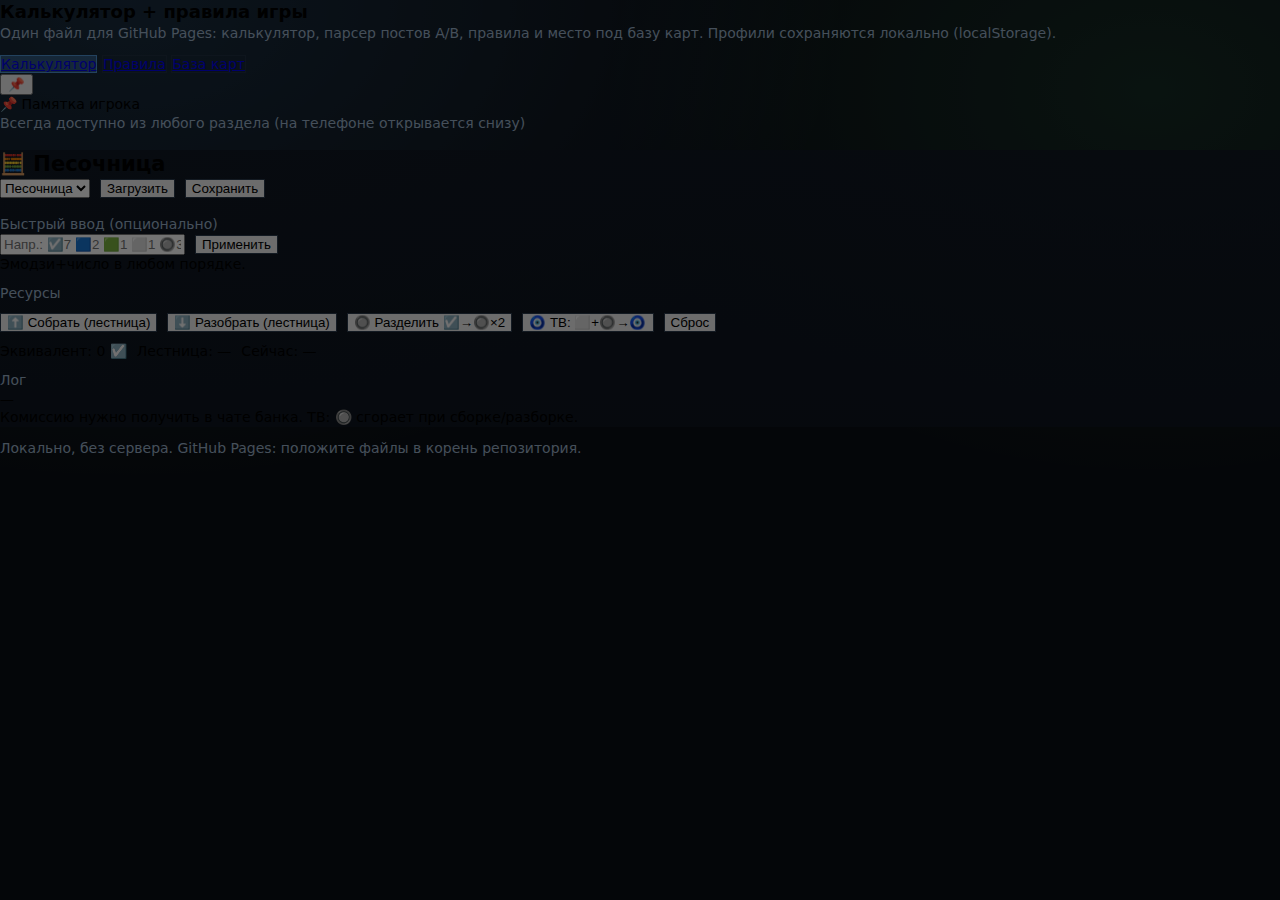
<file: calc.html>
<!doctype html>
<html lang="ru">
<head>
  <meta charset="utf-8"/>
  <meta name="viewport" content="width=device-width,initial-scale=1"/>
  <title>Калькулятор — Капитализм и Коммунизм</title>
  <style>
    :root{
      --bg:#0b0f14; --panel:#101823; --panel2:#0f1620; --text:#e7eef8; --muted:#9ab0c7;
      --line:#213042; --accent:#5fb3ff; --danger:#ff6b6b; --ok:#55d38a;
      --shadow: 0 10px 30px rgba(0,0,0,.35);})();
      --r:16px;
    }
    *{box-sizing:border-box}
    html,body{height:100%}
    body{
      margin:0;
      font: 14px/1.35 system-ui,-apple-system,Segoe UI,Roboto,Arial,sans-serif;
      background: radial-gradient(1200px 800px at 10% 0%, rgba(95,179,255,.18), transparent 60%),
                  radial-gradient(1000px 700px at 90% 10%, rgba(85,211,138,.14), transparent 55%),
                  var(--bg);})();
      color:var(--text);})();
    }
    .wrap{max-width:980px; margin:0 auto; padding:16px 14px 28px}
    header{display:flex; gap:12px; align-items:flex-start; justify-content:space-between; flex-wrap:wrap; margin-bottom:12px}
    h1{margin:0; font-size:18px}
    .sub{color:var(--muted);})(); margin-top:4px; max-width:78ch}
    .grid{display:grid; grid-template-columns: 1fr; gap:12px}
    .card{
      background: linear-gradient(180deg, rgba(16,24,35,.92), rgba(15,22,32,.88));})();
      border:1px solid var(--line);})();
      border-radius: var(--r);})();
      box-shadow: var(--shadow);})();
      overflow:hidden;
    }
    .card h2{
      margin:0; padding:12px 14px;
      font-size:14px;
      border-bottom:1px solid rgba(33,48,66,.6);})();
      display:flex; align-items:center; justify-content:space-between; gap:10px;
    }
    .card .body{padding:14px}
    label{color:var(--muted);})(); font-weight:650; font-size:12px}
    input[type="text"], input[type="number"], select, textarea{
      width:100%;
      background: rgba(8,12,18,.7);})();
      border:1px solid rgba(33,48,66,.9);})();
      color:var(--text);})();
      padding:10px 10px;
      border-radius: 12px;
      outline:none;
    }
    textarea{min-height:120px; resize:vertical}
    .row{display:flex; gap:10px; flex-wrap:wrap; align-items:center}
    .row + .row{margin-top:10px}
    .btn{
      appearance:none; border:1px solid rgba(33,48,66,.95);})();
      background: rgba(22,33,50,.7);})();
      color:var(--text);})();
      padding:10px 12px; border-radius: 12px;
      cursor:pointer; font-weight:750;
    }
    .btn:hover{border-color: rgba(95,179,255,.35);})(); background: rgba(22,33,50,.95)}
    .btn.ok{border-color: rgba(85,211,138,.45);})(); background: rgba(85,211,138,.12)}
    .btn.danger{border-color: rgba(255,107,107,.45);})(); background: rgba(255,107,107,.10)}
    .btn.secondary{color:var(--muted);})(); font-weight:750}
    .pill{
      display:inline-flex; align-items:center; gap:8px;
      padding:8px 10px; border-radius: 999px;
      border:1px solid rgba(33,48,66,.9);})();
      background: rgba(22,33,50,.6);})();
      color:var(--text);})();
      font-weight:750;
    }
    .invgrid{display:grid; grid-template-columns: repeat(3, 1fr);})(); gap:10px}
    @media (max-width: 520px){ .invgrid{grid-template-columns: repeat(2, 1fr);})();} }
    .cell{
      border:1px solid rgba(33,48,66,.9);})();
      background: rgba(8,12,18,.55);})();
      border-radius: 14px;
      padding:10px;
      display:flex; gap:10px; align-items:center; justify-content:space-between;
    }
    .left{display:flex; gap:10px; align-items:center}
    .emo{font-size:18px}
    .name{color:var(--muted);})(); font-weight:750; font-size:12px}
    .log{
      white-space:pre-wrap;
      font-family: ui-monospace, SFMono-Regular, Menlo, Monaco, Consolas, "Liberation Mono", monospace;
      font-size:12px;
      background: rgba(8,12,18,.65);})();
      border:1px solid rgba(33,48,66,.9);})();
      border-radius: 14px;
      padding:10px;
      max-height:260px;
      overflow:auto;
    }
    .hint{color:var(--muted);})(); font-size:12px}
    .split2{display:grid; grid-template-columns:1fr 1fr; gap:10px}
    @media (max-width: 820px){ .split2{grid-template-columns:1fr} }
    footer{margin-top:12px; color:var(--muted);})(); font-size:12px}
  
    .fab{
      position: fixed;
      right: 14px;
      bottom: 14px;
      z-index: 50;
      width: 52px;
      height: 52px;
      border-radius: 999px;
      border:1px solid rgba(95,179,255,.45);})();
      background: rgba(95,179,255,.14);})();
      color: var(--text);})();
      box-shadow: var(--shadow);})();
      cursor:pointer;
      font-weight: 900;
      font-size: 18px;
    }
    .fab:hover{ background: rgba(95,179,255,.22);})(); }

    .modal{ position: fixed; inset:0; z-index:60; display:none; pointer-events:none; }
    .modal.open{ display:block; pointer-events:auto; }
    .modal.open{ display:block; }
    .modal__backdrop{ position:absolute; inset:0; background: rgba(0,0,0,.55);})(); }
    .modal__panel{
      position: relative;
      max-width: 860px;
      margin: 8vh auto 0;
      background: linear-gradient(180deg, rgba(16,24,35,.96), rgba(15,22,32,.96));})();
      border:1px solid rgba(33,48,66,.9);})();
      border-radius: var(--r);})();
      box-shadow: var(--shadow);})();
      overflow:hidden;
    }
    .modal__head{
      display:flex; align-items:center; justify-content:space-between; gap:10px;
      padding: 12px 14px;
      border-bottom:1px solid rgba(33,48,66,.6);})();
    }
    .modal__title{ font-weight: 900; }
    .modal__sub{ color: var(--muted);})(); font-size: 12px; margin-top:2px; }
    .modal__body{ padding: 14px; }
    .memo{ max-height: 52vh; }

    details.acc{
      border:1px solid rgba(33,48,66,.75);})();
      background: rgba(8,12,18,.40);})();
      border-radius: 14px;
      padding: 10px 10px;
      margin-top: 10px;
    }
    details.acc > summary{
      cursor:pointer;
      font-weight: 900;
      color: var(--text);})();
      list-style: none;
      outline:none;
    }
    details.acc > summary::-webkit-details-marker{ display:none; }
    .acc__body{ padding: 10px 2px 2px; }

  
    /* Mobile memo: render as bottom-sheet */
    @media (max-width: 560px){
      .modal__panel{
        position: fixed;
        left: 0;
        right: 0;
        bottom: 0;
        top: auto;
        margin: 0;
        max-width: none;
        width: 100%;
        border-radius: 18px 18px 0 0;
        max-height: 72vh;
      }
      .modal__head{
        position: sticky;
        top: 0;
        background: linear-gradient(180deg, rgba(16,24,35,.98), rgba(15,22,32,.98));})();
        z-index: 1;
      }
      .memo{
        max-height: calc(72vh - 66px);})();
      }
      .modal__head:before{
        content:"";
        display:block;
        width: 44px;
        height: 4px;
        border-radius: 99px;
        margin: 0 auto 10px;
        background: rgba(154,176,199,.35);})();
      }
    }

  
    .dbrow{
      display:flex; gap:10px; align-items:center; justify-content:space-between;
      padding:8px 10px;
      border:1px solid rgba(33,48,66,.65);})();
      border-radius: 12px;
      background: rgba(8,12,18,.35);})();
      margin-bottom:8px;
      cursor:pointer;
    }
    .dbrow:hover{ border-color: rgba(95,179,255,.35);})(); background: rgba(8,12,18,.55);})(); }
    .dbrow .l{ display:flex; gap:10px; align-items:center; min-width:0; }
    .dbrow .e{ font-size:18px; }
    .dbrow .t{ font-weight:900; white-space:nowrap; overflow:hidden; text-overflow:ellipsis; max-width: 260px; }
    .dbrow .s{ color: var(--muted);})(); font-size:12px; white-space:nowrap; overflow:hidden; text-overflow:ellipsis; max-width: 360px; }
    .dbrow .r{ display:flex; gap:8px; align-items:center; }
    .tag{
      display:inline-flex; align-items:center;
      padding:4px 8px; border-radius:999px;
      border:1px solid rgba(33,48,66,.75);})();
      background: rgba(22,33,50,.5);})();
      color: var(--muted);})();
      font-size: 12px;
      font-weight: 800;
    }

  
    .topnav{
      position: sticky;
      top: 0;
      z-index: 40;
      display:flex;
      gap:10px;
      flex-wrap:wrap;
      padding: 10px 0 12px;
      margin-bottom: 4px;
      backdrop-filter: blur(10px);})();
    }
    .topnav .btn{ padding:8px 10px; border-radius: 999px; text-decoration:none; display:inline-flex; align-items:center; }

  
    .tabpanel{ display:block; }
.topnav{ gap:8px; }
    .topnav .tabbtn.active{
      border-color: rgba(95,179,255,.65);})();
      background: rgba(95,179,255,.16);})();
      color: var(--text);})();
    }

  
    .zone{ animation: fade .15s ease-in; }
    .zone[hidden]{ display:none !important; }
    .topnav .btn.active{
      background: rgba(95,179,255,.35);})();
      border-color: rgba(95,179,255,.75);})();
      color: #e9f3ff;
    }
    @keyframes fade{ from{opacity:.6} to{opacity:1} }

  
    .modal{ pointer-events:none; }
    .modal.open{ pointer-events:auto; }
</style>

</head>
<body>
  <div class="wrap">
<header>
    <div>
      <h1>Калькулятор + правила игры</h1>
      <div class="sub">Один файл для GitHub Pages: калькулятор, парсер постов A/B, правила и место под базу карт. Профили сохраняются локально (localStorage).</div>
    </div>
  </header>

  <nav class="topnav" aria-label="Разделы">
    <a class="btn secondary tabbtn" href="calc.html">Калькулятор</a>
    <a class="btn secondary tabbtn" href="rules.html">Правила</a>
    <a class="btn secondary tabbtn" href="cards.html">База карт</a>
  </nav>

<!-- Always-available memo -->
  <button class="fab" id="memoBtn" aria-label="Памятка" onclick="window.openMemo && window.openMemo()">📌</button>

  <div class="modal" id="memoModal" aria-hidden="true">
    <div class="modal__backdrop" data-close="1"></div>
    <div class="modal__panel" role="dialog" aria-modal="true" aria-labelledby="memoTitle">
      <div class="modal__head">
        <div>
          <div class="modal__title" id="memoTitle">📌 Памятка игрока</div>
          <div class="modal__sub">Всегда доступно из любого раздела (на телефоне открывается снизу)</div>
        </div>

  <div class="grid">
<section class="card" id="calc">
      <h2>
        <span>🧮 Песочница</span>
        <span class="row">
          <select id="src" title="Профиль">
            <option value="sandbox">Песочница</option>
          </select>
          <button class="btn secondary" id="load">Загрузить</button>
          <button class="btn secondary" id="save">Сохранить</button>
        </span>
      </h2>
      <div class="body">
        <div class="row">
          <div style="flex:1; min-width:260px">
            <label>Быстрый ввод (опционально)</label>
            <div class="row">
              <input id="quick" type="text" placeholder="Напр.: ☑️7 🟦2 🟩1 ⬜️1 🔘3 🧿1 🚨1"/>
              <button class="btn" id="quickApply">Применить</button>
            </div>
            


    <div class="hint">Эмодзи+число в любом порядке.</div>
          </div>
        </div>

        <div class="row">
          <div style="flex:1">
            <label>Ресурсы</label>
            <div class="invgrid" id="inv"></div>
          </div>
        </div>

        <div class="row">
          <button class="btn ok" id="up">⬆️ Собрать (лестница)</button>
          <button class="btn" id="down">⬇️ Разобрать (лестница)</button>
          <button class="btn" id="split">🔘 Разделить ☑️→🔘×2</button>
          <button class="btn" id="tv">🧿 ТВ: ⬜️+🔘→🧿</button>
          <button class="btn danger" id="reset">Сброс</button>
        </div>

        <div class="row">
          <span class="pill">Эквивалент: <span id="eq">0</span> ☑️</span>
          <span class="pill">Лестница: <span id="lad">—</span></span>
          <span class="pill">Сейчас: <span id="short">—</span></span>
        </div>

        <div class="row">
          <div style="flex:1; min-width:260px">
            <label>Лог</label>
            <div class="log" id="log">—</div>
          </div>
        </div>

        <div class="hint">Комиссию нужно получить в чате банка. ТВ: 🔘 сгорает при сборке/разборке.</div>
      </div>
    </section>

    <footer>
      Локально, без сервера. GitHub Pages: положите файлы в корень репозитория.
    </footer>
  </div>
  </div>
<script>
document.addEventListener("DOMContentLoaded", () => {
  "use strict";

  // Basic runtime error surface
  function showFatal(err){
    try{
      const msg = (err && (err.stack || err.message)) ? String(err.stack || err.message) : String(err);})();
      const box = document.createElement("pre");})();
      box.textContent = "JS ошибка:\n" + msg;
      box.style.cssText = "white-space:pre-wrap;max-width:980px;margin:12px auto;padding:12px;border:1px solid rgba(255,107,107,.65);})();border-radius:14px;background:rgba(20,10,10,.55);})();color:#ffd7d7;";
      document.body.prepend(box);})();
    }catch(_){ /* noop */ }
  }

  window.addEventListener("error", (e)=> showFatal(e.error || e.message));})();
  window.addEventListener("unhandledrejection", (e)=> showFatal(e.reason));})();


  const MEMO = '— Всё считается в ☑️ (серых)\n— Лестница валют:\n  ☑️(1) → 🟦(3) → 🟩(6) → ⬜️(12) → 🟧(24) → 💎(48) → 🚨(144)\n  (3 ☑️ = 🟦 · 2 🟦 = 🟩 · 2 🟩 = ⬜️ · 2 ⬜️ = 🟧 · 2 🟧 = 💎 · 3 💎 = 🚨)\n— 🔘 Комиссия нужна для передачи карт и ТВ, выдаёт только Банк, 🔘 сгорает\n— 🧿 ТВ: ⬜️ + 🔘 → 🧿 | ТВ передаётся без комиссии\n— Лимиты: 3 активации/день · передача: 3 карты + 3 🧿 на игрока, 7/7 всего\n— Передача: ВИП чат / Общий чат / ЛС ведущему\n— Сборка/разборка: всегда пишите, что из чего конкретно собираете/разбираете\n\n👉 Думай в ☑️ — остальное вторично';

  const CARDS = [{"emoji": "☑️", "name": "Серая", "type": "Валюта", "summary": "Базовая единица ценности.", "value": 1, "rules": "Всё считается в ☑️."}, {"emoji": "🟦", "name": "Синяя", "type": "Валюта", "summary": "Эквивалент 3 серых.", "value": 3, "craft": "3☑️ → 🟦; разбор: 🟦 → 3☑️."}, {"emoji": "🟩", "name": "Зелёная", "type": "Валюта", "summary": "Эквивалент 6 серых.", "value": 6, "craft": "2🟦 → 🟩; разбор: 🟩 → 2🟦."}, {"emoji": "⬜️", "name": "Белая", "type": "Валюта", "summary": "Эквивалент 12 серых.", "value": 12, "craft": "2🟩 → ⬜️; разбор: ⬜️ → 2🟩."}, {"emoji": "🟧", "name": "Золотая", "type": "Валюта", "summary": "Эквивалент 24 серых.", "value": 24, "craft": "2⬜️ → 🟧; разбор: 🟧 → 2⬜️."}, {"emoji": "💎", "name": "Изумрудная", "type": "Валюта", "summary": "Эквивалент 48 серых.", "value": 48, "craft": "2🟧 → 💎; разбор: 💎 → 2🟧."}, {"emoji": "🚨", "name": "Рубиновая", "type": "Валюта/Активация", "summary": "Эквивалент 144 серых; в расширенных правилах также карта активации (соведущий/продление).", "value": 144, "craft": "3💎 → 🚨; разбор: 🚨 → 3💎."}, {"emoji": "🔘", "name": "Комиссия", "type": "Служебная", "summary": "Нужна для передачи карт и операций ТВ; выдаёт только Банк; сгорает.", "value": null, "rules": "1☑️ = 2🔘 (конверсия). ТВ передаётся без комиссии."}, {"emoji": "🧿", "name": "ТВ колесо", "type": "Инструмент", "summary": "Колесо/ресурс для розыгрышей; передаётся без комиссии.", "value": null, "craft": "⬜️ + 🔘 → 🧿; разбор: 🧿 + 🔘 → ⬜️ (🔘 сгорает)."}, {"emoji": "⭕️", "name": "Колесо активации", "type": "Инструмент", "summary": "Крутится для получения супер-карт/активаций (по правилам ведущего).", "value": null}, {"emoji": "🎲", "name": "Кость", "type": "Инструмент", "summary": "Умножает обычные карты (по правилам ведущего).", "value": null}, {"emoji": "♦️", "name": "Рубиновая кость", "type": "Инструмент", "summary": "Умножает рубиновые карты (по правилам ведущего).", "value": null}, {"emoji": "🃏", "name": "Джокер", "type": "Активация", "summary": "Батл-карта; позволяет нарушать правила против игрока с Джокером (по расширенным правилам).", "value": null, "craft": "🟧 + ⬜️ + 🟩 + ☑️ = 🃏"}, {"emoji": "☮️", "name": "Пацифик", "type": "Активация/Защита", "summary": "Снимает 🟫 и 🟥, даёт иммунитет к ним на 24 часа.", "value": null, "craft": "⬜️ + 🟩 + 🟦 + 📜 = ☮️"}, {"emoji": "Ⓜ️", "name": "Магнит", "type": "Активация", "summary": "Крадёт карту у другого игрока.", "value": null}, {"emoji": "♎️", "name": "Страшный суд", "type": "Активация", "summary": "Крадёт все карты у одного игрока.", "value": null}, {"emoji": "💠", "name": "Заморозка", "type": "Активация", "summary": "Стоп-эффект (по вашей крафтовой механике).", "value": null, "craft": "🚨 → 💠 (если правило включено)."}, {"emoji": "🅾️", "name": "Обнуление", "type": "Активация", "summary": "Полный сброс/обнуление эффектов (по вашей крафтовой механике).", "value": null, "craft": "🟧 + ⬜️ + 🚾 + ☮️ + 🟩 + 🟦 + ☑️ = 🅾️"}, {"emoji": "🟪", "name": "Розовая", "type": "Нарушение", "summary": "Предупреждение (в расширенных правилах: снимается серой ☑️).", "value": null}, {"emoji": "🟨", "name": "Жёлтая", "type": "Нарушение", "summary": "Спуск вниз на 30 минут.", "value": null}, {"emoji": "🟥", "name": "Красная", "type": "Нарушение", "summary": "Запрет в гостевой до конца эфира.", "value": null}, {"emoji": "⬛️", "name": "Чёрная", "type": "Нарушение", "summary": "Бан на 1 неделю.", "value": null}, {"emoji": "🟫", "name": "Коричневая", "type": "Нарушение", "summary": "Отключение чата до конца эфира.", "value": null}, {"emoji": "⚫️", "name": "Банкрот", "type": "Опасная", "summary": "Забирает все ваши карты.", "value": null}, {"emoji": "💣", "name": "Экстерминатус", "type": "Опасная", "summary": "Завершает эфир, даёт обнуление.", "value": null}, {"emoji": "🌋", "name": "Преисподняя", "type": "Опасная", "summary": "Уничтожает карты всех игроков.", "value": null}, {"emoji": "🥷", "name": "Грабители", "type": "Опасная", "summary": "Крадёт карты из самого богатого банка.", "value": null}, {"emoji": "🏳️‍🌈", "name": "Радужная", "type": "Супер-карта/Защита", "summary": "Иммунитет ко всем картам нарушений на неделю (кроме ведущего).", "value": null}, {"emoji": "🏧", "name": "Банк", "type": "Супер-карта/Объект", "summary": "Хранит и умножает карты (по правилам ведущего).", "value": null}, {"emoji": "🛐", "name": "Храм", "type": "Супер-карта/Объект", "summary": "Генерирует и раздаёт карты; защитные механики (по правилам ведущего).", "value": null}, {"emoji": "🪽", "name": "Ангел", "type": "Супер-карта/Защита", "summary": "Полный иммунитет + может снимать нарушения с других.", "value": null}, {"emoji": "🎰", "name": "Джекпот", "type": "Супер-карта", "summary": "Набор из 12 редких карт и колёс (по расширенным правилам).", "value": null}, {"emoji": "🗄", "name": "Сейф", "type": "Супер-карта/Защита", "summary": "Защищает карты от краж в банке (упоминается в защите).", "value": null}, {"emoji": "📜", "name": "Свиток", "type": "Крафт/Активация", "summary": "Базовая активация (по вашей крафтовой механике).", "value": null, "craft": "🟩 + 🟦 + ☑️ = 📜"}, {"emoji": "🚾", "name": "Антиэкран", "type": "Крафт/Активация", "summary": "Защитная активация (по вашей крафтовой механике).", "value": null, "craft": "🟦 + ☑️×2 = 🚾"}, {"emoji": "🎹", "name": "Музыка", "type": "Крафт/Активация", "summary": "Эффект/музыка (по вашей крафтовой механике).", "value": null, "craft": "⬜️ + ☑️ = 🎹"}, {"emoji": "🎦", "name": "Контент", "type": "Крафт/Активация", "summary": "Видео/контент-эффект (по вашей крафтовой механике).", "value": null, "craft": "🟧 + ⬜️ + ☑️ = 🎦"}, {"emoji": "🪓", "name": "Топор", "type": "Крафт/Активация", "summary": "Агрессивная активация (по вашей крафтовой механике).", "value": null, "craft": "💎 + ⬜️ = 🪓"}, {"emoji": "🌈", "name": "Радуга", "type": "Легендарная/Крафт", "summary": "Легендарная карта (по вашей крафтовой механике).", "value": null, "craft": "💎 + 🟧×3 + ⬜️ + ☮️ + 🃏 + 🟩 + 🟦 + 📜 + ☑️ = 🌈"}, {"emoji": "🔲", "name": "Чёрно-белая", "type": "Легендарная/Крафт", "summary": "Легендарная карта (по вашей крафтовой механике).", "value": null, "craft": "🚨 + 💎×3 + 🟧 + ⬜️ + 🃏 + 🟩 + 🟦 + 🚾 + ☑️ = 🔲"}];

  // ---------- Constants ----------
  const META = {
    gray:{e:"☑️", n:"Серая"}, blue:{e:"🟦", n:"Синяя"}, green:{e:"🟩", n:"Зелёная"}, white:{e:"⬜️", n:"Белая"},
    gold:{e:"🟧", n:"Золотая"}, emerald:{e:"💎", n:"Изумрудная"}, ruby:{e:"🚨", n:"Рубиновая"},
    fee:{e:"🔘", n:"Комиссия"}, tv:{e:"🧿", n:"ТВ колесо"},
  };
  const QUICK = ["gray","blue","green","white","gold","emerald","ruby","fee","tv"];
  const EMOJI_TO_ID = (function(){
    const m = Object.create(null);})();
    for (const [id, v] of Object.entries(META)) m[v.e] = id;
    m["⬜"] = "white";
    return m;
  })();})();

  const LS_KEY = "cards_profiles_v1";

  // ---------- Helpers ----------
  const $ = (sel, root=document) => root.querySelector(sel);})();
  function clamp0(n){ n=Number(n);})(); if(!Number.isFinite(n)) return 0; return Math.max(0, Math.floor(n));})(); }
  function cloneInv(inv){ const o=Object.create(null);})(); for(const k of Object.keys(inv||{})){ const v=clamp0(inv[k]);})(); if(v) o[k]=v; } return o; }
  function getNum(inv,id){ return clamp0(inv && inv[id]);})(); }
  function setNum(inv,id,v){ inv[id]=clamp0(v);})(); if(!inv[id]) delete inv[id]; }
  function normalizeName(name){ return String(name||"").replace(/\s+/g," ").trim();})(); }

  function sbGrayValue(inv){
    const g = Number(inv.gray||0), b = Number(inv.blue||0), gr = Number(inv.green||0);})();
    const w = Number(inv.white||0), go = Number(inv.gold||0), e = Number(inv.emerald||0), r = Number(inv.ruby||0);})();
    return g + b*3 + gr*6 + w*12 + go*24 + e*48 + r*144;
  }
  function ladderFromGray(grayTotal){
    let t = Math.max(0, Math.floor(Number(grayTotal)||0));})();
    const out = { ruby:0, emerald:0, gold:0, white:0, green:0, blue:0, gray:0 };
    out.ruby = Math.floor(t / 144);})(); t %= 144;
    out.emerald = Math.floor(t / 48);})(); t %= 48;
    out.gold = Math.floor(t / 24);})(); t %= 24;
    out.white = Math.floor(t / 12);})(); t %= 12;
    out.green = Math.floor(t / 6);})(); t %= 6;
    out.blue = Math.floor(t / 3);})(); t %= 3;
    out.gray = t;
    return out;
  }
  function fmtLadder(l){
    const parts = [];
    if (l.ruby) parts.push(`🚨${l.ruby}`);})();
    if (l.emerald) parts.push(`💎${l.emerald}`);})();
    if (l.gold) parts.push(`🟧${l.gold}`);})();
    if (l.white) parts.push(`⬜️${l.white}`);})();
    if (l.green) parts.push(`🟩${l.green}`);})();
    if (l.blue) parts.push(`🟦${l.blue}`);})();
    if (l.gray) parts.push(`☑️${l.gray}`);})();
    return parts.length ? parts.join(" ") : "—";
  }
  function fmtInvShort(inv){
    const parts=[];
    for (const id of QUICK){
      const v = clamp0(inv && inv[id]);})();
      if (v) parts.push(`${META[id].e}${v}`);})();
    }
    return parts.length ? parts.join(" ") : "—";
  }

  // ---------- Core actions (как в воркере) ----------
  function craftUp(inv0){
    const inv = Object.assign(Object.create(null), inv0);})();
    const log = [];
    let k = Math.floor(getNum(inv,"gray") / 3);})();
    if (k){ setNum(inv,"gray", getNum(inv,"gray") - 3*k);})(); setNum(inv,"blue", getNum(inv,"blue") + k);})(); log.push(`☑️×${3*k} → 🟦×${k}`);})(); }
    k = Math.floor(getNum(inv,"blue") / 2);})();
    if (k){ setNum(inv,"blue", getNum(inv,"blue") - 2*k);})(); setNum(inv,"green", getNum(inv,"green") + k);})(); log.push(`🟦×${2*k} → 🟩×${k}`);})(); }
    k = Math.floor(getNum(inv,"green") / 2);})();
    if (k){ setNum(inv,"green", getNum(inv,"green") - 2*k);})(); setNum(inv,"white", getNum(inv,"white") + k);})(); log.push(`🟩×${2*k} → ⬜️×${k}`);})(); }
    k = Math.floor(getNum(inv,"white") / 2);})();
    if (k){ setNum(inv,"white", getNum(inv,"white") - 2*k);})(); setNum(inv,"gold", getNum(inv,"gold") + k);})(); log.push(`⬜️×${2*k} → 🟧×${k}`);})(); }
    k = Math.floor(getNum(inv,"gold") / 2);})();
    if (k){ setNum(inv,"gold", getNum(inv,"gold") - 2*k);})(); setNum(inv,"emerald", getNum(inv,"emerald") + k);})(); log.push(`🟧×${2*k} → 💎×${k}`);})(); }
    k = Math.floor(getNum(inv,"emerald") / 3);})();
    if (k){ setNum(inv,"emerald", getNum(inv,"emerald") - 3*k);})(); setNum(inv,"ruby", getNum(inv,"ruby") + k);})(); log.push(`💎×${3*k} → 🚨×${k}`);})(); }
    return { inv, log: log.length ? log : ["Нечего собирать."] };
  }

  function breakDown(inv0){
    const inv = Object.assign(Object.create(null), inv0);})();
    const log = [];

    // TV breakdown requires fee and burns it
    let k = Math.min(getNum(inv,"tv"), getNum(inv,"fee"));})();
    if (k){
      setNum(inv,"tv", getNum(inv,"tv") - k);})();
      setNum(inv,"fee", getNum(inv,"fee") - k);})();
      setNum(inv,"white", getNum(inv,"white") + k);})();
      log.push(`🧿×${k} + 🔘×${k} → ⬜️×${k} (🔘 сгорает)`);})();
    }

    k = getNum(inv,"ruby");})();
    if (k){ setNum(inv,"ruby",0);})(); setNum(inv,"emerald", getNum(inv,"emerald") + 3*k);})(); log.push(`🚨×${k} → 💎×${3*k}`);})(); }
    k = getNum(inv,"emerald");})();
    if (k){ setNum(inv,"emerald",0);})(); setNum(inv,"gold", getNum(inv,"gold") + 2*k);})(); log.push(`💎×${k} → 🟧×${2*k}`);})(); }
    k = getNum(inv,"gold");})();
    if (k){ setNum(inv,"gold",0);})(); setNum(inv,"white", getNum(inv,"white") + 2*k);})(); log.push(`🟧×${k} → ⬜️×${2*k}`);})(); }
    k = getNum(inv,"white");})();
    if (k){ setNum(inv,"white",0);})(); setNum(inv,"green", getNum(inv,"green") + 2*k);})(); log.push(`⬜️×${k} → 🟩×${2*k}`);})(); }
    k = getNum(inv,"green");})();
    if (k){ setNum(inv,"green",0);})(); setNum(inv,"blue", getNum(inv,"blue") + 2*k);})(); log.push(`🟩×${k} → 🟦×${2*k}`);})(); }
    k = getNum(inv,"blue");})();
    if (k){ setNum(inv,"blue",0);})(); setNum(inv,"gray", getNum(inv,"gray") + 3*k);})(); log.push(`🟦×${k} → ☑️×${3*k}`);})(); }

    return { inv, log: log.length ? log : ["Нечего разбирать."] };
  }

  function splitGray(inv0){
    const inv = Object.assign(Object.create(null), inv0);})();
    const k = getNum(inv,"gray");})();
    const log=[];
    if (k){ setNum(inv,"gray", 0);})(); setNum(inv,"fee", getNum(inv,"fee") + 2*k);})(); log.push(`☑️×${k} → 🔘×${2*k}`);})(); }
    return { inv, log: log.length ? log : ["Нет ☑️ для разделения."] };
  }

  function craftTv(inv0){
    const inv = Object.assign(Object.create(null), inv0);})();
    const k = Math.min(getNum(inv,"white"), getNum(inv,"fee"));})();
    const log=[];
    if (k){
      setNum(inv,"white", getNum(inv,"white") - k);})();
      setNum(inv,"fee", getNum(inv,"fee") - k);})();
      setNum(inv,"tv", getNum(inv,"tv") + k);})();
      log.push(`⬜️×${k} + 🔘×${k} → 🧿×${k} (🔘 сгорает)`);})();
    }
    return { inv, log: log.length ? log : ["Нужно ⬜️ и 🔘."] };
  }

  // ---------- Quick parse (emoji+number) ----------
  function escapeRegExp(str){ return String(str).replace(/[.*+?^${}()|[\]\\]/g, "\\$&");})(); }
  function parseEmojiCounts(text){
    const out = Object.create(null);})();
    const s = String(text || "");})();

    // Pass 1: explicit known emojis (handles multi-codepoint correctly)
    for (const [emo, id] of Object.entries(EMOJI_TO_ID)){
      const re = new RegExp(escapeRegExp(emo) + "\\s*(\\d{1,9})", "g");})();
      let m;
      while ((m = re.exec(s)) !== null){
        const n = clamp0(m[1]);})();
        out[id] = (out[id] || 0) + n;
      }
    }
    return out;
  }

  // ---------- Profiles storage ----------
  function loadProfiles(){
    const raw = localStorage.getItem(LS_KEY);})();
    if (!raw) return [];
    try{
      const arr = JSON.parse(raw);})();
      if (!Array.isArray(arr)) return [];
      return arr
        .map(x => (x && typeof x==="object") ? ({ name:String(x.name||"").trim(), inv: x.inv||{} }) : null)
        .filter(Boolean)
        .filter(x => x.name);})();
    }catch{ return []; }
  }
  function saveProfiles(list){
    const clean = list.map(p => ({ name:p.name, inv: cloneInv(p.inv||{}) }));})();
    localStorage.setItem(LS_KEY, JSON.stringify(clean));})();
  }
  function upsertProfile(name, inv){
    const n = normalizeName(name);})();
    if (!n) return;
    const ps = loadProfiles();})();
    const idx = ps.findIndex(p => p.name === n);})();
    const item = { name:n, inv: cloneInv(inv||{}) };
    if (idx === -1) ps.push(item);})();
    else ps[idx] = item;
    ps.sort((a,b)=>a.name.localeCompare(b.name,"ru",{numeric:true,sensitivity:"base"}));})();
    saveProfiles(ps);})();
  }
  function getProfile(name){
    const n = normalizeName(name);})();
    const ps = loadProfiles();})();
    return ps.find(p => p.name === n) || null;
  }

  // ---------- UI build ----------
  function buildInvGrid(rootEl, inv, onChange){
    rootEl.innerHTML = "";
    for (const id of QUICK){
      const cell = document.createElement("div");})();
      cell.className = "cell";
      const left = document.createElement("div");})();
      left.className = "left";
      const emo = document.createElement("div");})();
      emo.className = "emo";
      emo.textContent = META[id].e;
      const nm = document.createElement("div");})();
      nm.className = "name";
      nm.textContent = META[id].n;
      left.appendChild(emo);})(); left.appendChild(nm);})();

      const input = document.createElement("input");})();
      input.type = "number";
      input.min = "0";
      input.step = "1";
      input.value = String(clamp0(inv[id] || 0));})();
      input.addEventListener("change", () => onChange(id, clamp0(input.value)));})();

      cell.appendChild(left);})();
      cell.appendChild(input);})();
      rootEl.appendChild(cell);})();
    }
  }

  function refreshProfilesSelect(){
    const sel = $("#src");})();
    const cur = sel.value || "sandbox";
    sel.innerHTML = "";
    const o0 = document.createElement("option");})();
    o0.value = "sandbox";
    o0.textContent = "Песочница";
    sel.appendChild(o0);})();

    const ps = loadProfiles();})();
    for (const p of ps){
      const o = document.createElement("option");})();
      o.value = "p:" + p.name;
      o.textContent = p.name;
      sel.appendChild(o);})();
    }
    if ([...sel.options].some(o=>o.value===cur)) sel.value = cur;
  }

  // ---------- Sandbox state ----------
  const sandbox = { inv: Object.create(null), log:"—" };

  function renderSandbox(){
    const root = document.getElementById('invGrid');
    if (!root) return;
    buildInvGrid($("#inv"), sandbox.inv, (id, val) => {
      setNum(sandbox.inv, id, val);})();
      sandbox.log = `Изменено: ${META[id].e} → ${val}`;
      renderAll();})();
    // Mark active nav link
    try{
      const fn = (location.pathname.split('/').pop() || 'index.html');})();
      document.querySelectorAll('.topnav a').forEach(a=>{
        const href = a.getAttribute('href')||'';
        if (href === fn) a.classList.add('active'); a.addEventListener('click', forceCloseMemo);})();
      });})();
    }catch(_){ }

    // Top navigation
    document.querySelectorAll('.nonexistent-selector').forEach(btn => {
      btn.addEventListener('click', () => {
        const el = sel ? document.querySelector(sel) : null;
        if (el) el.scrollIntoView({ behavior: 'smooth', block: 'start' });})();
      });})();
    });})();

    fillDbTypes();})();
    renderDb();})();

    // DB events
    const dbQ = document.getElementById('dbQ');})();
    const dbType = document.getElementById('dbType');})();
    const dbSort = document.getElementById('dbSort');})();
    if (dbQ) dbQ.addEventListener('input', renderDb);})();
    if (dbType) dbType.addEventListener('change', renderDb);})();
    if (dbSort) dbSort.addEventListener('change', renderDb);})();

    // preload memo text
    const mt = document.getElementById('memoText');})(); if (mt) mt.textContent = MEMO;
    });})();

    const eq = sbGrayValue(sandbox.inv);})();
    $("#eq").textContent = String(eq);})();
    $("#lad").textContent = fmtLadder(ladderFromGray(eq));})();
    $("#short").textContent = fmtInvShort(sandbox.inv);})();
    $("#log").textContent = sandbox.log || "—";
  }

  // ---------- Parser A/B ----------
  function stripCodeFences(s){
    s = String(s||"");})();
    return s.replace(/```[\s\S]*?```/g, (m)=>m.replace(/^```[^\n]*\n?/,"").replace(/```$/,""));})();
  }

  function parseUsersFromPosts(aText, bText){
    const text = (stripCodeFences(aText) + "\n" + stripCodeFences(bText)).replace(/\r/g,"");})();
    const lines = text.split("\n").map(x=>x.trim()).filter(Boolean);})();

    const users = Object.create(null);})();

    const tabRe = /^(.{1,64}?)\s*(?:\||│)\s*(.+)$/u;

    for (const ln0 of lines){
      const ln = ln0
        .replace(/^Карты\s+спикеров.*$/iu,"")
        .trim();})();
      if (!ln) continue;

      let name="", rest="";
      const m = ln.match(tabRe);})();
      if (m){
        name = normalizeName(m[1]);})();
        rest = m[2];
      } else {
        const hasAny = QUICK.some(id => ln.includes(META[id].e));})();
        if (!hasAny) continue;

        let idx = -1;
        for (const id of QUICK){
          const j = ln.indexOf(META[id].e);})();
          if (j !== -1) idx = (idx === -1) ? j : Math.min(idx, j);})();
        }
        if (idx === -1) continue;
        name = normalizeName(ln.slice(0, idx));})();
        rest = ln.slice(idx);})();
      }

      if (!name) continue;
      if (/^пользовател/i.test(name) || /^итого/i.test(name) || /^total/i.test(name)) continue;

      const counts = parseEmojiCounts(rest);})();
      if (!Object.keys(counts).length) continue;

      if (!users[name]) users[name] = Object.create(null);})();
      for (const id of QUICK){
        if (counts[id] !== undefined){
          users[name][id] = (users[name][id] || 0) + counts[id];
        }
      }
    }

    const out = [];
    for (const [name, inv] of Object.entries(users)){
      out.push({ name, inv: cloneInv(inv) });})();
    }
    out.sort((a,b)=>a.name.localeCompare(b.name,"ru",{numeric:true,sensitivity:"base"}));})();
    return out;
  }

  function summarizeParsed(users){
    let totalCards = 0;
    let totalGray = 0;
    for (const u of users){
      for (const id of QUICK) totalCards += clamp0(u.inv[id] || 0);})();
      totalGray += sbGrayValue(u.inv);})();
    }
    const top = users
      .map(u => ({ name:u.name, gray: sbGrayValue(u.inv), inv:u.inv }))
      .sort((a,b)=>b.gray - a.gray || a.name.localeCompare(b.name,"ru",{numeric:true,sensitivity:"base"}))
      .slice(0, 10);})();
    return { totalCards, totalGray, top };
  }

  function formatUsersList(users){
    if (!users.length) return "Пользователи не найдены. Проверьте, что в тексте есть строки с эмодзи и числами.";
    const lines = [];
    for (const u of users){
      lines.push("• " + u.name);})();
      lines.push("  " + fmtInvShort(u.inv));})();
    }
    return lines.join("\n");})();
  }
  function formatTop(top){
    if (!top.length) return "—";
    const lines = [];
    let i=1;
    for (const t of top){
      lines.push(String(i).padStart(2,"0") + ". " + t.name);})();
      lines.push("    " + "☑️" + t.gray + " · " + fmtInvShort(t.inv));})();
      i++;
    }
    return lines.join("\n");})();
  }

  let parsedCache = [];

  function doParse(){
    const users = parseUsersFromPosts($("#pa").value, $("#pb").value);})();
    parsedCache = users;
    const sum = summarizeParsed(users);})();

    $("#pUsers").textContent = String(users.length);})();
    $("#pTotalCards").textContent = String(sum.totalCards);})();
    $("#pTotalGray").textContent = String(sum.totalGray);})();
    $("#pOut").textContent = users.length ? formatUsersList(users) : "—";
    $("#pTop").textContent = formatTop(sum.top);})();
  }

  function toProfiles(){
    if (!parsedCache.length) doParse();})();
    if (!parsedCache.length){
      $("#pOut").textContent = "Сначала разберите посты: пользователей не найдено.";
      return;
    }
    for (const u of parsedCache){
      // keep only base keys
      const inv = Object.create(null);})();
      for (const id of QUICK){
        const v = clamp0(u.inv[id] || 0);})();
        if (v) inv[id] = v;
      }
      upsertProfile(u.name, inv);})();
    }
    refreshProfilesSelect();})();
    $("#pOut").textContent = $("#pOut").textContent + "\n\n✅ Профили созданы/обновлены.";
  }

  // ---------- Render all ----------
  
  // ---------- Cards DB ----------
  function uniq(arr){
    const s = new Set();})(); const out=[];
    for (const x of arr){ if (!s.has(x)){ s.add(x);})(); out.push(x);})(); } }
    return out;
  }
  function cardValue(c){
    if (!c) return null;
    if (typeof c.value === "number") return c.value;
    // if it is one of currency emojis but value missing
    const m = {"☑️":1,"🟦":3,"🟩":6,"⬜️":12,"🟧":24,"💎":48,"🚨":144};
    return m[c.emoji] ?? null;
  }
  function fillDbTypes(){
    const sel = document.getElementById("dbType");})();
    if (!sel) return;
    const types = uniq(CARDS.map(c=>c.type).filter(Boolean)).sort((a,b)=>a.localeCompare(b,"ru",{sensitivity:"base"}));})();
    // preserve first "All"
    while (sel.options.length > 1) sel.remove(1);})();
    for (const t of types){
      const o = document.createElement("option");})();
      o.value = t; o.textContent = t;
      sel.appendChild(o);})();
    }
  }
  function matchesQuery(c, q){
    if (!q) return true;
    q = q.toLowerCase();})();
    return (String(c.name||"").toLowerCase().includes(q) ||
            String(c.emoji||"").toLowerCase().includes(q) ||
            String(c.type||"").toLowerCase().includes(q));})();
  }
  function renderDb(){
    const listEl = document.getElementById("dbList");})();
    const cardEl = document.getElementById("dbCard");})();
    const countEl = document.getElementById("dbCount");})();
    if (!listEl || !cardEl || !countEl) return;

    const q = String((document.getElementById("dbQ")||{}).value || "").trim();})();
    const t = String((document.getElementById("dbType")||{}).value || "");})();
    const s = String((document.getElementById("dbSort")||{}).value || "name");})();

    let rows = CARDS.slice();})();
    if (t) rows = rows.filter(c => c.type === t);})();
    if (q) rows = rows.filter(c => matchesQuery(c, q));})();

    if (s === "type"){
      rows.sort((a,b)=> String(a.type||"").localeCompare(String(b.type||""),"ru",{sensitivity:"base"}) || String(a.name||"").localeCompare(String(b.name||""),"ru",{sensitivity:"base"}));})();
    } else if (s === "value"){
      rows.sort((a,b)=>{
        const av = cardValue(a);})(); const bv = cardValue(b);})();
        const an = (av===null? 1e18 : av);})();
        const bn = (bv===null? 1e18 : bv);})();
        return an - bn || String(a.name||"").localeCompare(String(b.name||""),"ru",{sensitivity:"base"});})();
      });})();
    } else {
      rows.sort((a,b)=> String(a.name||"").localeCompare(String(b.name||""),"ru",{sensitivity:"base"}));})();
    }

    countEl.textContent = String(rows.length);})();

    listEl.innerHTML = "";
    if (!rows.length){
      listEl.textContent = "Ничего не найдено.";
      return;
    }

    function showCard(c){
      const v = cardValue(c);})();
      const parts = [];
      parts.push(`${c.emoji} ${c.name}`);})();
      parts.push(`Тип: ${c.type || "—"}`);})();
      parts.push(`Стоимость: ${v===null ? "—" : (v + " ☑️")}`);})();
      parts.push("");})();
      if (c.summary) parts.push(c.summary);})();
      if (c.rules){
        parts.push("");})();
        parts.push("Правила:");})();
        parts.push(c.rules);})();
      }
      if (c.craft){
        parts.push("");})();
        parts.push("Сборка/разборка:");})();
        parts.push(c.craft);})();
      }
      cardEl.textContent = parts.join("\n");})();
    }

    for (const c of rows){
      const row = document.createElement("div");})();
      row.className = "dbrow";
      row.setAttribute("role","button");})();
      row.tabIndex = 0;

      const left = document.createElement("div");})();
      left.className = "l";
      const e = document.createElement("div");})();
      e.className = "e";
      e.textContent = c.emoji;
      const txt = document.createElement("div");})();
      txt.style.minWidth = "0";
      const title = document.createElement("div");})();
      title.className = "t";
      title.textContent = c.name || "—";
      const sub = document.createElement("div");})();
      sub.className = "s";
      sub.textContent = c.summary || "";
      txt.appendChild(title);})(); txt.appendChild(sub);})();
      left.appendChild(e);})(); left.appendChild(txt);})();

      const right = document.createElement("div");})();
      right.className = "r";
      const tag = document.createElement("span");})();
      tag.className = "tag";
      tag.textContent = c.type || "—";
      const v = cardValue(c);})();
      const tag2 = document.createElement("span");})();
      tag2.className = "tag";
      tag2.textContent = (v===null ? "☑️—" : ("☑️" + v));})();
      right.appendChild(tag);})(); right.appendChild(tag2);})();

      row.appendChild(left);})(); row.appendChild(right);})();

      const open = ()=>showCard(c);})();
      row.addEventListener("click", open);})();
      row.addEventListener("keydown", (ev)=>{ if (ev.key==="Enter" || ev.key===" ") { ev.preventDefault();})(); open();})(); } });})();

      listEl.appendChild(row);})();
    }

    // Auto-select first row if card is empty or says "Выберите"
    if (!cardEl.textContent || cardEl.textContent.includes("Выберите карту")){
      showCard(rows[0]);})();
    }
  }

function renderAll(){
    refreshProfilesSelect();})();
    renderSandbox();})();
    renderDb();})();
  }

  // ---------- Events ----------  on("quickApply", "click", () => {
    const parsed = parseEmojiCounts($("#quick").value);})();
    for (const id of QUICK){
      if (parsed[id] !== undefined) setNum(sandbox.inv, id, parsed[id]);})();
    }
    sandbox.log = "Быстрый ввод применён.";
    renderAll();})();
  });})();  on("up", "click", () => {
    const res = craftUp(sandbox.inv);})();
    sandbox.inv = res.inv;
    sandbox.log = res.log.join("\n");})();
    renderAll();})();
  });})();  on("down", "click", () => {
    const res = breakDown(sandbox.inv);})();
    sandbox.inv = res.inv;
    sandbox.log = res.log.join("\n");})();
    renderAll();})();
  });})();  on("split", "click", () => {
    const res = splitGray(sandbox.inv);})();
    sandbox.inv = res.inv;
    sandbox.log = res.log.join("\n");})();
    renderAll();})();
  });})();  on("tv", "click", () => {
    const res = craftTv(sandbox.inv);})();
    sandbox.inv = res.inv;
    sandbox.log = res.log.join("\n");})();
    renderAll();})();
  });})();  on("reset", "click", () => {
    sandbox.inv = Object.create(null);})();
    sandbox.log = "Сброс.";
    renderAll();})();
  });})();

  const el_parse = document.getElementById("parse");})();
  if (el_parse) el_parse.addEventListener("click", () => { doParse();})(); });})();
  const el_toProfiles = document.getElementById("toProfiles");})();
  if (el_toProfiles) el_toProfiles.addEventListener("click", () => { toProfiles();})(); });})();
  const el_clear = document.getElementById("clear");})();
  if (el_clear) el_clear.addEventListener("click", () => {
    $("#pa").value = "";
    $("#pb").value = "";
    $("#pUsers").textContent = "0";
    $("#pTotalCards").textContent = "0";
    $("#pTotalGray").textContent = "0";
    $("#pOut").textContent = "—";
    $("#pTop").textContent = "—";
    parsedCache = [];

  // Memo (always available)
  window.openMemo = function openMemo(){
    $("#memoText").textContent = MEMO;
    const m = $("#memoModal");})();
    m.classList.add("open");})();
    m.setAttribute("aria-hidden","false");})();
  }
  function closeMemo(){
    const m = $("#memoModal");})();
    m.classList.remove("open");})();
    m.setAttribute("aria-hidden","true");})();
  }
  const memoBtn = document.getElementById("memoBtn");})();
  if (memoBtn) memoBtn.addEventListener("click", openMemo);})();
  const memoBtn2 = document.getElementById("memoBtn2");})();
  if (memoBtn2) memoBtn2.addEventListener("click", openMemo);})();
    const memoModal = document.getElementById("memoModal");})();
  if (memoModal) memoModal.addEventListener("click", (e) => {
    const t = e.target;
    if (t && t.getAttribute && t.getAttribute("data-close") === "1") closeMemo();})();
  });})();
  document.addEventListener("keydown", (e) => {
    if (e.key === "Escape") closeMemo();})();
  });})();

  // Mobile gesture: swipe down on the sheet to close
  (function(){
    const panel = document.querySelector("#memoModal .modal__panel");})();
    if (!panel) return;
    let y0 = null;
    panel.addEventListener("touchstart", (e) => {
      if (!e.touches || !e.touches.length) return;
      y0 = e.touches[0].clientY;
    }, { passive:true });})();
    panel.addEventListener("touchend", (e) => {
      if (y0 === null) return;
      const t = (e.changedTouches && e.changedTouches[0]) ? e.changedTouches[0] : null;
      if (!t) { y0 = null; return; }
      const dy = t.clientY - y0;
      y0 = null;
      if (dy > 80) closeMemo();})();
    }, { passive:true });})();
  })();})();


  });})();  on("load", "click", () => {
    const v = $("#src").value;
    if (v === "sandbox") return;
    if (!v.startsWith("p:")) return;
    const name = v.slice(2);})();
    const p = getProfile(name);})();
    if (!p){ sandbox.log = "Профиль не найден."; renderAll();})(); return; }
    sandbox.inv = cloneInv(p.inv||{});})();
    sandbox.log = `Загружено из профиля: ${name}`;
    renderAll();})();
  });})();  on("save", "click", () => {
    const v = $("#src").value;
    if (v === "sandbox"){
      const name = prompt("Имя профиля для сохранения:", "Мой профиль");})();
      if (!name) return;
      upsertProfile(name, sandbox.inv);})();
      refreshProfilesSelect();})();
      $("#src").value = "p:" + normalizeName(name);})();
      sandbox.log = `Сохранено в профиль: ${normalizeName(name)}`;
      renderAll();})();
      return;
    }
    if (v.startsWith("p:")){
      const name = v.slice(2);})();
      upsertProfile(name, sandbox.inv);})();
      sandbox.log = `Обновлён профиль: ${name}`;
      renderAll();})();
    }
  });})();

  // ---------- Init ----------
  
  // ---------- Zones (tabs) ----------
  function showZone(id){
    document.querySelectorAll('.zone').forEach(z => z.hidden = true);})();
    const el = document.getElementById(id);})();
    if (el) el.hidden = false;
    document.querySelectorAll('.topnav .btn').forEach(b => {
      b.classList.toggle('active', b.getAttribute('data-zone') === id);})();
    });})();
  }

  function forceCloseMemo(){
      const m = document.getElementById("memoModal");
      if (!m) return;
      m.classList.remove("open");
      m.setAttribute("aria-hidden","true");
    }

    function initApp(){
    forceCloseMemo();

    renderAll();})();

  // JS status badge
  (function(){
    const b = document.createElement("div");})();
    b.textContent = "JS: OK";
    b.style.cssText = "position:fixed;left:10px;bottom:10px;z-index:45;padding:6px 10px;border:1px solid rgba(33,48,66,.9);})();border-radius:999px;background:rgba(22,33,50,.7);})();color:#9ab0c7;font-weight:800;font-size:12px;";
    document.body.appendChild(b);})();
    setTimeout(()=>{ try{ b.remove();})(); }catch(_){} }, 2500);})();
  })();})();

  
  }
  // Start
  try{ forceCloseMemo();
      initApp();})(); } catch(e){ showFatal(e);})(); }

});})();
</script>
<script>
  // Mark active link
  (function(){
    try {
      const fn = (location.pathname.split('/').pop() || 'index.html');
      document.querySelectorAll('.topnav a').forEach(a=>{
        if ((a.getAttribute('href')||'') === fn) a.classList.add('active');
      });
    } catch(_) {}
  })();
</script>
</body>
</html>
</file>
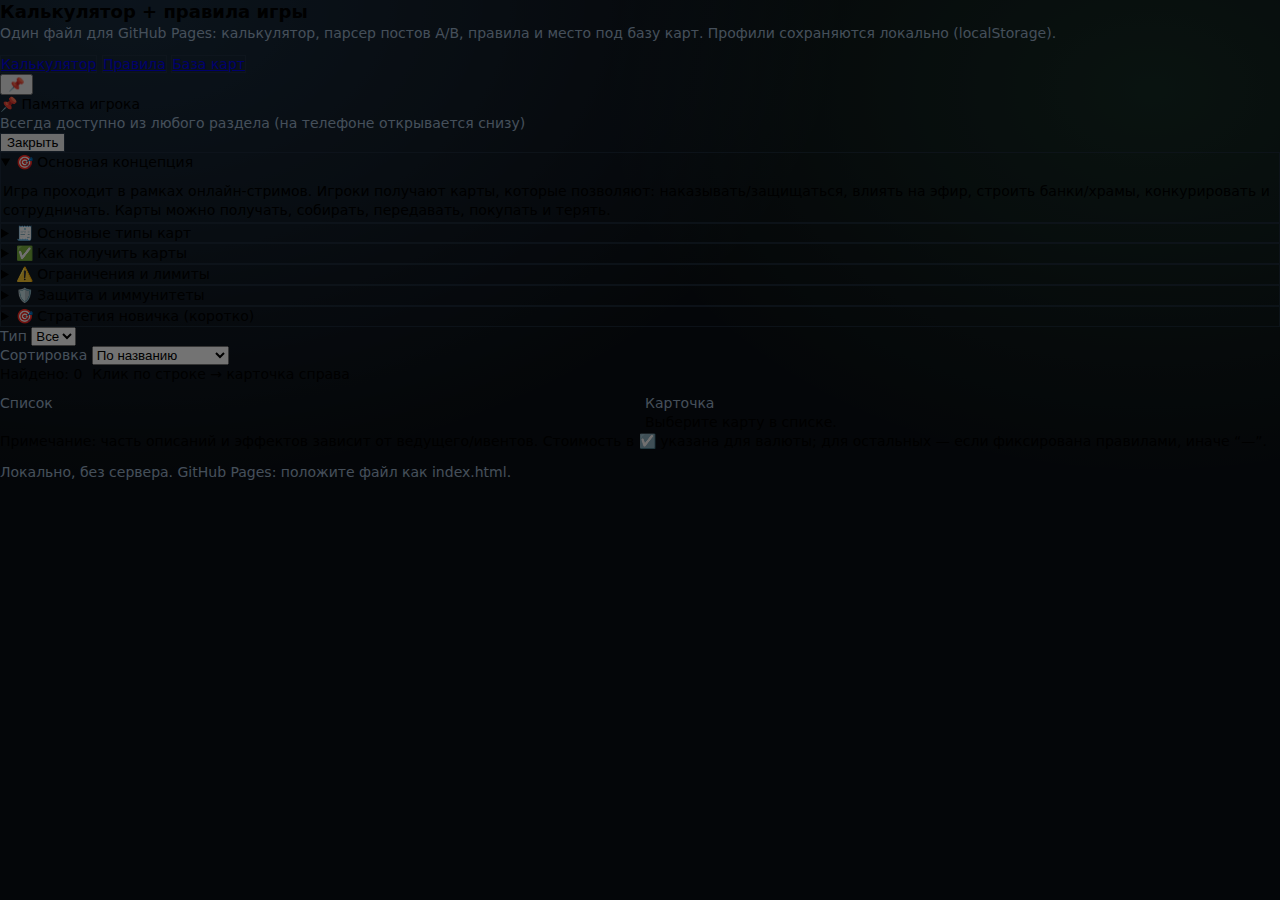
<file: cards.html>
<!doctype html>
<html lang="ru">
<head>
  <meta charset="utf-8"/>
  <meta name="viewport" content="width=device-width,initial-scale=1"/>
  <title>База карт — Капитализм и Коммунизм</title>
  <style>
    :root{
      --bg:#0b0f14; --panel:#101823; --panel2:#0f1620; --text:#e7eef8; --muted:#9ab0c7;
      --line:#213042; --accent:#5fb3ff; --danger:#ff6b6b; --ok:#55d38a;
      --shadow: 0 10px 30px rgba(0,0,0,.35);})();
      --r:16px;
    }
    *{box-sizing:border-box}
    html,body{height:100%}
    body{
      margin:0;
      font: 14px/1.35 system-ui,-apple-system,Segoe UI,Roboto,Arial,sans-serif;
      background: radial-gradient(1200px 800px at 10% 0%, rgba(95,179,255,.18), transparent 60%),
                  radial-gradient(1000px 700px at 90% 10%, rgba(85,211,138,.14), transparent 55%),
                  var(--bg);})();
      color:var(--text);})();
    }
    .wrap{max-width:980px; margin:0 auto; padding:16px 14px 28px}
    header{display:flex; gap:12px; align-items:flex-start; justify-content:space-between; flex-wrap:wrap; margin-bottom:12px}
    h1{margin:0; font-size:18px}
    .sub{color:var(--muted);})(); margin-top:4px; max-width:78ch}
    .grid{display:grid; grid-template-columns: 1fr; gap:12px}
    .card{
      background: linear-gradient(180deg, rgba(16,24,35,.92), rgba(15,22,32,.88));})();
      border:1px solid var(--line);})();
      border-radius: var(--r);})();
      box-shadow: var(--shadow);})();
      overflow:hidden;
    }
    .card h2{
      margin:0; padding:12px 14px;
      font-size:14px;
      border-bottom:1px solid rgba(33,48,66,.6);})();
      display:flex; align-items:center; justify-content:space-between; gap:10px;
    }
    .card .body{padding:14px}
    label{color:var(--muted);})(); font-weight:650; font-size:12px}
    input[type="text"], input[type="number"], select, textarea{
      width:100%;
      background: rgba(8,12,18,.7);})();
      border:1px solid rgba(33,48,66,.9);})();
      color:var(--text);})();
      padding:10px 10px;
      border-radius: 12px;
      outline:none;
    }
    textarea{min-height:120px; resize:vertical}
    .row{display:flex; gap:10px; flex-wrap:wrap; align-items:center}
    .row + .row{margin-top:10px}
    .btn{
      appearance:none; border:1px solid rgba(33,48,66,.95);})();
      background: rgba(22,33,50,.7);})();
      color:var(--text);})();
      padding:10px 12px; border-radius: 12px;
      cursor:pointer; font-weight:750;
    }
    .btn:hover{border-color: rgba(95,179,255,.35);})(); background: rgba(22,33,50,.95)}
    .btn.ok{border-color: rgba(85,211,138,.45);})(); background: rgba(85,211,138,.12)}
    .btn.danger{border-color: rgba(255,107,107,.45);})(); background: rgba(255,107,107,.10)}
    .btn.secondary{color:var(--muted);})(); font-weight:750}
    .pill{
      display:inline-flex; align-items:center; gap:8px;
      padding:8px 10px; border-radius: 999px;
      border:1px solid rgba(33,48,66,.9);})();
      background: rgba(22,33,50,.6);})();
      color:var(--text);})();
      font-weight:750;
    }
    .invgrid{display:grid; grid-template-columns: repeat(3, 1fr);})(); gap:10px}
    @media (max-width: 520px){ .invgrid{grid-template-columns: repeat(2, 1fr);})();} }
    .cell{
      border:1px solid rgba(33,48,66,.9);})();
      background: rgba(8,12,18,.55);})();
      border-radius: 14px;
      padding:10px;
      display:flex; gap:10px; align-items:center; justify-content:space-between;
    }
    .left{display:flex; gap:10px; align-items:center}
    .emo{font-size:18px}
    .name{color:var(--muted);})(); font-weight:750; font-size:12px}
    .log{
      white-space:pre-wrap;
      font-family: ui-monospace, SFMono-Regular, Menlo, Monaco, Consolas, "Liberation Mono", monospace;
      font-size:12px;
      background: rgba(8,12,18,.65);})();
      border:1px solid rgba(33,48,66,.9);})();
      border-radius: 14px;
      padding:10px;
      max-height:260px;
      overflow:auto;
    }
    .hint{color:var(--muted);})(); font-size:12px}
    .split2{display:grid; grid-template-columns:1fr 1fr; gap:10px}
    @media (max-width: 820px){ .split2{grid-template-columns:1fr} }
    footer{margin-top:12px; color:var(--muted);})(); font-size:12px}
  
    .fab{
      position: fixed;
      right: 14px;
      bottom: 14px;
      z-index: 50;
      width: 52px;
      height: 52px;
      border-radius: 999px;
      border:1px solid rgba(95,179,255,.45);})();
      background: rgba(95,179,255,.14);})();
      color: var(--text);})();
      box-shadow: var(--shadow);})();
      cursor:pointer;
      font-weight: 900;
      font-size: 18px;
    }
    .fab:hover{ background: rgba(95,179,255,.22);})(); }

    .modal{ position: fixed; inset:0; z-index:60; display:none; pointer-events:none; }
    .modal.open{ display:block; pointer-events:auto; }
    .modal.open{ display:block; }
    .modal__backdrop{ position:absolute; inset:0; background: rgba(0,0,0,.55);})(); }
    .modal__panel{
      position: relative;
      max-width: 860px;
      margin: 8vh auto 0;
      background: linear-gradient(180deg, rgba(16,24,35,.96), rgba(15,22,32,.96));})();
      border:1px solid rgba(33,48,66,.9);})();
      border-radius: var(--r);})();
      box-shadow: var(--shadow);})();
      overflow:hidden;
    }
    .modal__head{
      display:flex; align-items:center; justify-content:space-between; gap:10px;
      padding: 12px 14px;
      border-bottom:1px solid rgba(33,48,66,.6);})();
    }
    .modal__title{ font-weight: 900; }
    .modal__sub{ color: var(--muted);})(); font-size: 12px; margin-top:2px; }
    .modal__body{ padding: 14px; }
    .memo{ max-height: 52vh; }

    details.acc{
      border:1px solid rgba(33,48,66,.75);})();
      background: rgba(8,12,18,.40);})();
      border-radius: 14px;
      padding: 10px 10px;
      margin-top: 10px;
    }
    details.acc > summary{
      cursor:pointer;
      font-weight: 900;
      color: var(--text);})();
      list-style: none;
      outline:none;
    }
    details.acc > summary::-webkit-details-marker{ display:none; }
    .acc__body{ padding: 10px 2px 2px; }

  
    /* Mobile memo: render as bottom-sheet */
    @media (max-width: 560px){
      .modal__panel{
        position: fixed;
        left: 0;
        right: 0;
        bottom: 0;
        top: auto;
        margin: 0;
        max-width: none;
        width: 100%;
        border-radius: 18px 18px 0 0;
        max-height: 72vh;
      }
      .modal__head{
        position: sticky;
        top: 0;
        background: linear-gradient(180deg, rgba(16,24,35,.98), rgba(15,22,32,.98));})();
        z-index: 1;
      }
      .memo{
        max-height: calc(72vh - 66px);})();
      }
      .modal__head:before{
        content:"";
        display:block;
        width: 44px;
        height: 4px;
        border-radius: 99px;
        margin: 0 auto 10px;
        background: rgba(154,176,199,.35);})();
      }
    }

  
    .dbrow{
      display:flex; gap:10px; align-items:center; justify-content:space-between;
      padding:8px 10px;
      border:1px solid rgba(33,48,66,.65);})();
      border-radius: 12px;
      background: rgba(8,12,18,.35);})();
      margin-bottom:8px;
      cursor:pointer;
    }
    .dbrow:hover{ border-color: rgba(95,179,255,.35);})(); background: rgba(8,12,18,.55);})(); }
    .dbrow .l{ display:flex; gap:10px; align-items:center; min-width:0; }
    .dbrow .e{ font-size:18px; }
    .dbrow .t{ font-weight:900; white-space:nowrap; overflow:hidden; text-overflow:ellipsis; max-width: 260px; }
    .dbrow .s{ color: var(--muted);})(); font-size:12px; white-space:nowrap; overflow:hidden; text-overflow:ellipsis; max-width: 360px; }
    .dbrow .r{ display:flex; gap:8px; align-items:center; }
    .tag{
      display:inline-flex; align-items:center;
      padding:4px 8px; border-radius:999px;
      border:1px solid rgba(33,48,66,.75);})();
      background: rgba(22,33,50,.5);})();
      color: var(--muted);})();
      font-size: 12px;
      font-weight: 800;
    }

  
    .topnav{
      position: sticky;
      top: 0;
      z-index: 40;
      display:flex;
      gap:10px;
      flex-wrap:wrap;
      padding: 10px 0 12px;
      margin-bottom: 4px;
      backdrop-filter: blur(10px);})();
    }
    .topnav .btn{ padding:8px 10px; border-radius: 999px; text-decoration:none; display:inline-flex; align-items:center; }

  
    .tabpanel{ display:block; }
.topnav{ gap:8px; }
    .topnav .tabbtn.active{
      border-color: rgba(95,179,255,.65);})();
      background: rgba(95,179,255,.16);})();
      color: var(--text);})();
    }

  
    .zone{ animation: fade .15s ease-in; }
    .zone[hidden]{ display:none !important; }
    .topnav .btn.active{
      background: rgba(95,179,255,.35);})();
      border-color: rgba(95,179,255,.75);})();
      color: #e9f3ff;
    }
    @keyframes fade{ from{opacity:.6} to{opacity:1} }

  
    .modal{ pointer-events:none; }
    .modal.open{ pointer-events:auto; }
</style>

</head>
<body>
<div class="wrap">
  <header>
    <div>
      <h1>Калькулятор + правила игры</h1>
      <div class="sub">Один файл для GitHub Pages: калькулятор, парсер постов A/B, правила и место под базу карт. Профили сохраняются локально (localStorage).</div>
    </div>
  </header>


    
  <nav class="topnav" aria-label="Разделы">
    <a class="btn secondary tabbtn" href="calc.html">Калькулятор</a>
    <a class="btn secondary tabbtn" href="rules.html">Правила</a>
    <a class="btn secondary tabbtn" href="cards.html">База карт</a>
  </nav>



  <!-- Always-available memo -->
  <button class="fab" id="memoBtn" aria-label="Памятка" onclick="window.openMemo && window.openMemo()">📌</button>

  <div class="modal" id="memoModal" aria-hidden="true">
    <div class="modal__backdrop" data-close="1"></div>
    <div class="modal__panel" role="dialog" aria-modal="true" aria-labelledby="memoTitle">
      <div class="modal__head">
        <div>
          <div class="modal__title" id="memoTitle">📌 Памятка игрока</div>
          <div class="modal__sub">Всегда доступно из любого раздела (на телефоне открывается снизу)</div>
        </div>
        <button class="btn secondary" data-close="1">Закрыть</button>
      </div>
      <div class="modal__body">
        <div class="log memo" id="memoText"></div>
      </div>
    </div>
  </div>


  <div class="grid">

<div class="tabpanel" data-tabpanel="cardsdb">
<div class="zone" id="zone-db" hidden>
<section class="card" id="cardsdb">
      <h2>
        <span>🗂️ База данных по картам</span>
        <span class="row">
          <span class="pill">Поиск и фильтры</span>
        </span>
      </h2>
      <div class="body">
        <div class="row">
          <div style="flex:1; min-width:240px">
            <label>Поиск</label>
            <input id="dbQ" type="text" placeholder="Название или эмодзи (напр.: Джокер, 🧿, Банк, 🚨)"/>
          </div>
          


    <div class="hint">Эмодзи+число в любом порядке.</div>
          </div>
        </div>

        <div class="row">
          <div style="flex:1">
            <label>Ресурсы</label>
            <div class="invgrid" id="inv"></div>
          </div>
        </div>

        <div class="row">
          <button class="btn ok" id="up">⬆️ Собрать (лестница)</button>
          <button class="btn" id="down">⬇️ Разобрать (лестница)</button>
          <button class="btn" id="split">🔘 Разделить ☑️→🔘×2</button>
          <button class="btn" id="tv">🧿 ТВ: ⬜️+🔘→🧿</button>
          <button class="btn danger" id="reset">Сброс</button>
        </div>

        <div class="row">
          <span class="pill">Эквивалент: <span id="eq">0</span> ☑️</span>
          <span class="pill">Лестница: <span id="lad">—</span></span>
          <span class="pill">Сейчас: <span id="short">—</span></span>
        </div>

        <div class="row">
          <div style="flex:1; min-width:260px">
            <label>Лог</label>
            <div class="log" id="log">—</div>
          </div>
        </div>

        <div class="hint">Комиссию нужно получить в чате банка. ТВ: 🔘 сгорает при сборке/разборке.</div>
      </div>
    </section>
</div>
</div>

    <details open class="acc">
          <summary>🎯 Основная концепция</summary>
          <div class="acc__body">
            <div class="hint">
              Игра проходит в рамках онлайн-стримов. Игроки получают карты, которые позволяют: наказывать/защищаться, влиять на эфир, строить банки/храмы, конкурировать и сотрудничать. Карты можно получать, собирать, передавать, покупать и терять.
            </div>
          </div>
        </details>

        <details class="acc">
          <summary>🧾 Основные типы карт</summary>
          <div class="acc__body">
            <div class="log">
1) Обычные (🀄️): 🟦 🟩 ⬜️ 🟧 💎 — снятие нарушений / модерация / продление
2) Активации (🎴): 🃏 ☮️ 🚨 Ⓜ️ ♎️ — батлы / иммунитеты / кражи / глобальные эффекты
3) Нарушения (🧧): 🟪 🟨 🟥 ⬛️ 🟫 — предупреждения / ограничения / баны
4) Опасные (📱): ⚫️ 💣 🌋 🥷 — жёсткие эффекты (обнуление/уничтожение/кражи)
5) Супер-карты (🪟): 🏳️‍🌈 🏧 🛐 🪽 🎰 — иммунитеты / генерация / защита / крупные бонусы
6) Инструменты: 🧿 ⭕️ 🎲 ♦️ — колёса и множители
            </div>
          </div>
        </details>

        <details class="acc">
          <summary>✅ Как получить карты</summary>
          <div class="acc__body">
            <div class="log">
— Донат (продление эфира): топ-5 донатеров получают карты каждые 3 часа продления
— Активность: топ по просмотру / батлам / лигам
— Колёса: 🧿 ТВ (до 3 в день), ⭕️ колесо активации (1 в день)
— Сборка: комбинируй карты, чтобы получить более сильные
— Покупка/выдача ведущим: события, флешмобы, реальные деньги
            </div>
          </div>
        </details>

        <details class="acc">
          <summary>⚠️ Ограничения и лимиты</summary>
          <div class="acc__body">
            <div class="log">
— Нельзя наказывать: топ-3 спонсоров, модераторов, игроков с активной защитой
— Лимиты передач: 7 карт и 7 🧿 в день (общий), 3 карты и 3 🧿 на игрока; 🧿 передаётся без комиссии
— Лимит активаций: не более 3 карт активации в день
— Сгорание: карты могут сгорать при отсутствии продления (если такое правило включено ведущим)
— Аватарка: для некоторых карт эффект активен только пока карта стоит на аватарке
            </div>
          </div>
        </details>

        <details class="acc">
          <summary>🛡️ Защита и иммунитеты</summary>
          <div class="acc__body">
            <div class="log">
🏳️‍🌈 Радужная — иммунитет к картам нарушений на неделю (кроме ведущего)
☮️ Пацифик — снимает 🟫 и 🟥, иммунитет к ним на 24 часа
🪽 Ангел — полный иммунитет + может снимать нарушения с других
🛐 Храм / 🏧 Банк / 🗄 Сейф — защитные механики для активов/карт
            </div>
          </div>
        </details>

        <details class="acc">
          <summary>🎯 Стратегия новичка (коротко)</summary>
          <div class="acc__body">
            <div class="log">
1) Начни с малого: продлевай эфир / крути 🧿
2) Собирай защиту: 3☑️=🟦, 2🟦=🟩, 2🟩=⬜️
3) Не трать опасные карты без понимания
4) Спрашивай у модераторов/ведущего
            </div>
          </div>
        </details>
      </div>
    </section>
</div>
</div>

    
    <div style="min-width:220px">
            <label>Тип</label>
            <select id="dbType">
              <option value="">Все</option>
            </select>
          </div>
          <div style="min-width:160px">
            <label>Сортировка</label>
            <select id="dbSort">
              <option value="name">По названию</option>
              <option value="type">По типу</option>
              <option value="value">По стоимости (☑️)</option>
            </select>
          </div>
        </div>

        <div class="row">
          <span class="pill">Найдено: <span id="dbCount">0</span></span>
          <span class="pill">Клик по строке → карточка справа</span>
        </div>

        <div class="row" style="align-items:stretch">
          <div style="flex:1; min-width:300px">
            <label>Список</label>
            <div class="log" id="dbList" style="max-height:380px"></div>
          </div>
          <div style="flex:1; min-width:300px">
            <label>Карточка</label>
            <div class="log" id="dbCard" style="max-height:380px">Выберите карту в списке.</div>
          </div>
        </div>

        <div class="hint">
          Примечание: часть описаний и эффектов зависит от ведущего/ивентов. Стоимость в ☑️ указана для валюты; для остальных — если фиксирована правилами, иначе “—”.
        </div>
      </div>
    </section>
</div>
</div>



    <footer>Локально, без сервера. GitHub Pages: положите файл как index.html.</footer>
  </div>
</div>

<script>
document.addEventListener("DOMContentLoaded", () => {
  "use strict";

  // Basic runtime error surface
  function showFatal(err){
    try{
      const msg = (err && (err.stack || err.message)) ? String(err.stack || err.message) : String(err);})();
      const box = document.createElement("pre");})();
      box.textContent = "JS ошибка:\n" + msg;
      box.style.cssText = "white-space:pre-wrap;max-width:980px;margin:12px auto;padding:12px;border:1px solid rgba(255,107,107,.65);})();border-radius:14px;background:rgba(20,10,10,.55);})();color:#ffd7d7;";
      document.body.prepend(box);})();
    }catch(_){ /* noop */ }
  }

  window.addEventListener("error", (e)=> showFatal(e.error || e.message));})();
  window.addEventListener("unhandledrejection", (e)=> showFatal(e.reason));})();


  const MEMO = '— Всё считается в ☑️ (серых)\n— Лестница валют:\n  ☑️(1) → 🟦(3) → 🟩(6) → ⬜️(12) → 🟧(24) → 💎(48) → 🚨(144)\n  (3 ☑️ = 🟦 · 2 🟦 = 🟩 · 2 🟩 = ⬜️ · 2 ⬜️ = 🟧 · 2 🟧 = 💎 · 3 💎 = 🚨)\n— 🔘 Комиссия нужна для передачи карт и ТВ, выдаёт только Банк, 🔘 сгорает\n— 🧿 ТВ: ⬜️ + 🔘 → 🧿 | ТВ передаётся без комиссии\n— Лимиты: 3 активации/день · передача: 3 карты + 3 🧿 на игрока, 7/7 всего\n— Передача: ВИП чат / Общий чат / ЛС ведущему\n— Сборка/разборка: всегда пишите, что из чего конкретно собираете/разбираете\n\n👉 Думай в ☑️ — остальное вторично';

  const CARDS = [{"emoji": "☑️", "name": "Серая", "type": "Валюта", "summary": "Базовая единица ценности.", "value": 1, "rules": "Всё считается в ☑️."}, {"emoji": "🟦", "name": "Синяя", "type": "Валюта", "summary": "Эквивалент 3 серых.", "value": 3, "craft": "3☑️ → 🟦; разбор: 🟦 → 3☑️."}, {"emoji": "🟩", "name": "Зелёная", "type": "Валюта", "summary": "Эквивалент 6 серых.", "value": 6, "craft": "2🟦 → 🟩; разбор: 🟩 → 2🟦."}, {"emoji": "⬜️", "name": "Белая", "type": "Валюта", "summary": "Эквивалент 12 серых.", "value": 12, "craft": "2🟩 → ⬜️; разбор: ⬜️ → 2🟩."}, {"emoji": "🟧", "name": "Золотая", "type": "Валюта", "summary": "Эквивалент 24 серых.", "value": 24, "craft": "2⬜️ → 🟧; разбор: 🟧 → 2⬜️."}, {"emoji": "💎", "name": "Изумрудная", "type": "Валюта", "summary": "Эквивалент 48 серых.", "value": 48, "craft": "2🟧 → 💎; разбор: 💎 → 2🟧."}, {"emoji": "🚨", "name": "Рубиновая", "type": "Валюта/Активация", "summary": "Эквивалент 144 серых; в расширенных правилах также карта активации (соведущий/продление).", "value": 144, "craft": "3💎 → 🚨; разбор: 🚨 → 3💎."}, {"emoji": "🔘", "name": "Комиссия", "type": "Служебная", "summary": "Нужна для передачи карт и операций ТВ; выдаёт только Банк; сгорает.", "value": null, "rules": "1☑️ = 2🔘 (конверсия). ТВ передаётся без комиссии."}, {"emoji": "🧿", "name": "ТВ колесо", "type": "Инструмент", "summary": "Колесо/ресурс для розыгрышей; передаётся без комиссии.", "value": null, "craft": "⬜️ + 🔘 → 🧿; разбор: 🧿 + 🔘 → ⬜️ (🔘 сгорает)."}, {"emoji": "⭕️", "name": "Колесо активации", "type": "Инструмент", "summary": "Крутится для получения супер-карт/активаций (по правилам ведущего).", "value": null}, {"emoji": "🎲", "name": "Кость", "type": "Инструмент", "summary": "Умножает обычные карты (по правилам ведущего).", "value": null}, {"emoji": "♦️", "name": "Рубиновая кость", "type": "Инструмент", "summary": "Умножает рубиновые карты (по правилам ведущего).", "value": null}, {"emoji": "🃏", "name": "Джокер", "type": "Активация", "summary": "Батл-карта; позволяет нарушать правила против игрока с Джокером (по расширенным правилам).", "value": null, "craft": "🟧 + ⬜️ + 🟩 + ☑️ = 🃏"}, {"emoji": "☮️", "name": "Пацифик", "type": "Активация/Защита", "summary": "Снимает 🟫 и 🟥, даёт иммунитет к ним на 24 часа.", "value": null, "craft": "⬜️ + 🟩 + 🟦 + 📜 = ☮️"}, {"emoji": "Ⓜ️", "name": "Магнит", "type": "Активация", "summary": "Крадёт карту у другого игрока.", "value": null}, {"emoji": "♎️", "name": "Страшный суд", "type": "Активация", "summary": "Крадёт все карты у одного игрока.", "value": null}, {"emoji": "💠", "name": "Заморозка", "type": "Активация", "summary": "Стоп-эффект (по вашей крафтовой механике).", "value": null, "craft": "🚨 → 💠 (если правило включено)."}, {"emoji": "🅾️", "name": "Обнуление", "type": "Активация", "summary": "Полный сброс/обнуление эффектов (по вашей крафтовой механике).", "value": null, "craft": "🟧 + ⬜️ + 🚾 + ☮️ + 🟩 + 🟦 + ☑️ = 🅾️"}, {"emoji": "🟪", "name": "Розовая", "type": "Нарушение", "summary": "Предупреждение (в расширенных правилах: снимается серой ☑️).", "value": null}, {"emoji": "🟨", "name": "Жёлтая", "type": "Нарушение", "summary": "Спуск вниз на 30 минут.", "value": null}, {"emoji": "🟥", "name": "Красная", "type": "Нарушение", "summary": "Запрет в гостевой до конца эфира.", "value": null}, {"emoji": "⬛️", "name": "Чёрная", "type": "Нарушение", "summary": "Бан на 1 неделю.", "value": null}, {"emoji": "🟫", "name": "Коричневая", "type": "Нарушение", "summary": "Отключение чата до конца эфира.", "value": null}, {"emoji": "⚫️", "name": "Банкрот", "type": "Опасная", "summary": "Забирает все ваши карты.", "value": null}, {"emoji": "💣", "name": "Экстерминатус", "type": "Опасная", "summary": "Завершает эфир, даёт обнуление.", "value": null}, {"emoji": "🌋", "name": "Преисподняя", "type": "Опасная", "summary": "Уничтожает карты всех игроков.", "value": null}, {"emoji": "🥷", "name": "Грабители", "type": "Опасная", "summary": "Крадёт карты из самого богатого банка.", "value": null}, {"emoji": "🏳️‍🌈", "name": "Радужная", "type": "Супер-карта/Защита", "summary": "Иммунитет ко всем картам нарушений на неделю (кроме ведущего).", "value": null}, {"emoji": "🏧", "name": "Банк", "type": "Супер-карта/Объект", "summary": "Хранит и умножает карты (по правилам ведущего).", "value": null}, {"emoji": "🛐", "name": "Храм", "type": "Супер-карта/Объект", "summary": "Генерирует и раздаёт карты; защитные механики (по правилам ведущего).", "value": null}, {"emoji": "🪽", "name": "Ангел", "type": "Супер-карта/Защита", "summary": "Полный иммунитет + может снимать нарушения с других.", "value": null}, {"emoji": "🎰", "name": "Джекпот", "type": "Супер-карта", "summary": "Набор из 12 редких карт и колёс (по расширенным правилам).", "value": null}, {"emoji": "🗄", "name": "Сейф", "type": "Супер-карта/Защита", "summary": "Защищает карты от краж в банке (упоминается в защите).", "value": null}, {"emoji": "📜", "name": "Свиток", "type": "Крафт/Активация", "summary": "Базовая активация (по вашей крафтовой механике).", "value": null, "craft": "🟩 + 🟦 + ☑️ = 📜"}, {"emoji": "🚾", "name": "Антиэкран", "type": "Крафт/Активация", "summary": "Защитная активация (по вашей крафтовой механике).", "value": null, "craft": "🟦 + ☑️×2 = 🚾"}, {"emoji": "🎹", "name": "Музыка", "type": "Крафт/Активация", "summary": "Эффект/музыка (по вашей крафтовой механике).", "value": null, "craft": "⬜️ + ☑️ = 🎹"}, {"emoji": "🎦", "name": "Контент", "type": "Крафт/Активация", "summary": "Видео/контент-эффект (по вашей крафтовой механике).", "value": null, "craft": "🟧 + ⬜️ + ☑️ = 🎦"}, {"emoji": "🪓", "name": "Топор", "type": "Крафт/Активация", "summary": "Агрессивная активация (по вашей крафтовой механике).", "value": null, "craft": "💎 + ⬜️ = 🪓"}, {"emoji": "🌈", "name": "Радуга", "type": "Легендарная/Крафт", "summary": "Легендарная карта (по вашей крафтовой механике).", "value": null, "craft": "💎 + 🟧×3 + ⬜️ + ☮️ + 🃏 + 🟩 + 🟦 + 📜 + ☑️ = 🌈"}, {"emoji": "🔲", "name": "Чёрно-белая", "type": "Легендарная/Крафт", "summary": "Легендарная карта (по вашей крафтовой механике).", "value": null, "craft": "🚨 + 💎×3 + 🟧 + ⬜️ + 🃏 + 🟩 + 🟦 + 🚾 + ☑️ = 🔲"}];

  // ---------- Constants ----------
  const META = {
    gray:{e:"☑️", n:"Серая"}, blue:{e:"🟦", n:"Синяя"}, green:{e:"🟩", n:"Зелёная"}, white:{e:"⬜️", n:"Белая"},
    gold:{e:"🟧", n:"Золотая"}, emerald:{e:"💎", n:"Изумрудная"}, ruby:{e:"🚨", n:"Рубиновая"},
    fee:{e:"🔘", n:"Комиссия"}, tv:{e:"🧿", n:"ТВ колесо"},
  };
  const QUICK = ["gray","blue","green","white","gold","emerald","ruby","fee","tv"];
  const EMOJI_TO_ID = (function(){
    const m = Object.create(null);})();
    for (const [id, v] of Object.entries(META)) m[v.e] = id;
    m["⬜"] = "white";
    return m;
  })();})();

  const LS_KEY = "cards_profiles_v1";

  // ---------- Helpers ----------
  const $ = (sel, root=document) => root.querySelector(sel);})();
  function clamp0(n){ n=Number(n);})(); if(!Number.isFinite(n)) return 0; return Math.max(0, Math.floor(n));})(); }
  function cloneInv(inv){ const o=Object.create(null);})(); for(const k of Object.keys(inv||{})){ const v=clamp0(inv[k]);})(); if(v) o[k]=v; } return o; }
  function getNum(inv,id){ return clamp0(inv && inv[id]);})(); }
  function setNum(inv,id,v){ inv[id]=clamp0(v);})(); if(!inv[id]) delete inv[id]; }
  function normalizeName(name){ return String(name||"").replace(/\s+/g," ").trim();})(); }

  function sbGrayValue(inv){
    const g = Number(inv.gray||0), b = Number(inv.blue||0), gr = Number(inv.green||0);})();
    const w = Number(inv.white||0), go = Number(inv.gold||0), e = Number(inv.emerald||0), r = Number(inv.ruby||0);})();
    return g + b*3 + gr*6 + w*12 + go*24 + e*48 + r*144;
  }
  function ladderFromGray(grayTotal){
    let t = Math.max(0, Math.floor(Number(grayTotal)||0));})();
    const out = { ruby:0, emerald:0, gold:0, white:0, green:0, blue:0, gray:0 };
    out.ruby = Math.floor(t / 144);})(); t %= 144;
    out.emerald = Math.floor(t / 48);})(); t %= 48;
    out.gold = Math.floor(t / 24);})(); t %= 24;
    out.white = Math.floor(t / 12);})(); t %= 12;
    out.green = Math.floor(t / 6);})(); t %= 6;
    out.blue = Math.floor(t / 3);})(); t %= 3;
    out.gray = t;
    return out;
  }
  function fmtLadder(l){
    const parts = [];
    if (l.ruby) parts.push(`🚨${l.ruby}`);})();
    if (l.emerald) parts.push(`💎${l.emerald}`);})();
    if (l.gold) parts.push(`🟧${l.gold}`);})();
    if (l.white) parts.push(`⬜️${l.white}`);})();
    if (l.green) parts.push(`🟩${l.green}`);})();
    if (l.blue) parts.push(`🟦${l.blue}`);})();
    if (l.gray) parts.push(`☑️${l.gray}`);})();
    return parts.length ? parts.join(" ") : "—";
  }
  function fmtInvShort(inv){
    const parts=[];
    for (const id of QUICK){
      const v = clamp0(inv && inv[id]);})();
      if (v) parts.push(`${META[id].e}${v}`);})();
    }
    return parts.length ? parts.join(" ") : "—";
  }

  // ---------- Core actions (как в воркере) ----------
  function craftUp(inv0){
    const inv = Object.assign(Object.create(null), inv0);})();
    const log = [];
    let k = Math.floor(getNum(inv,"gray") / 3);})();
    if (k){ setNum(inv,"gray", getNum(inv,"gray") - 3*k);})(); setNum(inv,"blue", getNum(inv,"blue") + k);})(); log.push(`☑️×${3*k} → 🟦×${k}`);})(); }
    k = Math.floor(getNum(inv,"blue") / 2);})();
    if (k){ setNum(inv,"blue", getNum(inv,"blue") - 2*k);})(); setNum(inv,"green", getNum(inv,"green") + k);})(); log.push(`🟦×${2*k} → 🟩×${k}`);})(); }
    k = Math.floor(getNum(inv,"green") / 2);})();
    if (k){ setNum(inv,"green", getNum(inv,"green") - 2*k);})(); setNum(inv,"white", getNum(inv,"white") + k);})(); log.push(`🟩×${2*k} → ⬜️×${k}`);})(); }
    k = Math.floor(getNum(inv,"white") / 2);})();
    if (k){ setNum(inv,"white", getNum(inv,"white") - 2*k);})(); setNum(inv,"gold", getNum(inv,"gold") + k);})(); log.push(`⬜️×${2*k} → 🟧×${k}`);})(); }
    k = Math.floor(getNum(inv,"gold") / 2);})();
    if (k){ setNum(inv,"gold", getNum(inv,"gold") - 2*k);})(); setNum(inv,"emerald", getNum(inv,"emerald") + k);})(); log.push(`🟧×${2*k} → 💎×${k}`);})(); }
    k = Math.floor(getNum(inv,"emerald") / 3);})();
    if (k){ setNum(inv,"emerald", getNum(inv,"emerald") - 3*k);})(); setNum(inv,"ruby", getNum(inv,"ruby") + k);})(); log.push(`💎×${3*k} → 🚨×${k}`);})(); }
    return { inv, log: log.length ? log : ["Нечего собирать."] };
  }

  function breakDown(inv0){
    const inv = Object.assign(Object.create(null), inv0);})();
    const log = [];

    // TV breakdown requires fee and burns it
    let k = Math.min(getNum(inv,"tv"), getNum(inv,"fee"));})();
    if (k){
      setNum(inv,"tv", getNum(inv,"tv") - k);})();
      setNum(inv,"fee", getNum(inv,"fee") - k);})();
      setNum(inv,"white", getNum(inv,"white") + k);})();
      log.push(`🧿×${k} + 🔘×${k} → ⬜️×${k} (🔘 сгорает)`);})();
    }

    k = getNum(inv,"ruby");})();
    if (k){ setNum(inv,"ruby",0);})(); setNum(inv,"emerald", getNum(inv,"emerald") + 3*k);})(); log.push(`🚨×${k} → 💎×${3*k}`);})(); }
    k = getNum(inv,"emerald");})();
    if (k){ setNum(inv,"emerald",0);})(); setNum(inv,"gold", getNum(inv,"gold") + 2*k);})(); log.push(`💎×${k} → 🟧×${2*k}`);})(); }
    k = getNum(inv,"gold");})();
    if (k){ setNum(inv,"gold",0);})(); setNum(inv,"white", getNum(inv,"white") + 2*k);})(); log.push(`🟧×${k} → ⬜️×${2*k}`);})(); }
    k = getNum(inv,"white");})();
    if (k){ setNum(inv,"white",0);})(); setNum(inv,"green", getNum(inv,"green") + 2*k);})(); log.push(`⬜️×${k} → 🟩×${2*k}`);})(); }
    k = getNum(inv,"green");})();
    if (k){ setNum(inv,"green",0);})(); setNum(inv,"blue", getNum(inv,"blue") + 2*k);})(); log.push(`🟩×${k} → 🟦×${2*k}`);})(); }
    k = getNum(inv,"blue");})();
    if (k){ setNum(inv,"blue",0);})(); setNum(inv,"gray", getNum(inv,"gray") + 3*k);})(); log.push(`🟦×${k} → ☑️×${3*k}`);})(); }

    return { inv, log: log.length ? log : ["Нечего разбирать."] };
  }

  function splitGray(inv0){
    const inv = Object.assign(Object.create(null), inv0);})();
    const k = getNum(inv,"gray");})();
    const log=[];
    if (k){ setNum(inv,"gray", 0);})(); setNum(inv,"fee", getNum(inv,"fee") + 2*k);})(); log.push(`☑️×${k} → 🔘×${2*k}`);})(); }
    return { inv, log: log.length ? log : ["Нет ☑️ для разделения."] };
  }

  function craftTv(inv0){
    const inv = Object.assign(Object.create(null), inv0);})();
    const k = Math.min(getNum(inv,"white"), getNum(inv,"fee"));})();
    const log=[];
    if (k){
      setNum(inv,"white", getNum(inv,"white") - k);})();
      setNum(inv,"fee", getNum(inv,"fee") - k);})();
      setNum(inv,"tv", getNum(inv,"tv") + k);})();
      log.push(`⬜️×${k} + 🔘×${k} → 🧿×${k} (🔘 сгорает)`);})();
    }
    return { inv, log: log.length ? log : ["Нужно ⬜️ и 🔘."] };
  }

  // ---------- Quick parse (emoji+number) ----------
  function escapeRegExp(str){ return String(str).replace(/[.*+?^${}()|[\]\\]/g, "\\$&");})(); }
  function parseEmojiCounts(text){
    const out = Object.create(null);})();
    const s = String(text || "");})();

    // Pass 1: explicit known emojis (handles multi-codepoint correctly)
    for (const [emo, id] of Object.entries(EMOJI_TO_ID)){
      const re = new RegExp(escapeRegExp(emo) + "\\s*(\\d{1,9})", "g");})();
      let m;
      while ((m = re.exec(s)) !== null){
        const n = clamp0(m[1]);})();
        out[id] = (out[id] || 0) + n;
      }
    }
    return out;
  }

  // ---------- Profiles storage ----------
  function loadProfiles(){
    const raw = localStorage.getItem(LS_KEY);})();
    if (!raw) return [];
    try{
      const arr = JSON.parse(raw);})();
      if (!Array.isArray(arr)) return [];
      return arr
        .map(x => (x && typeof x==="object") ? ({ name:String(x.name||"").trim(), inv: x.inv||{} }) : null)
        .filter(Boolean)
        .filter(x => x.name);})();
    }catch{ return []; }
  }
  function saveProfiles(list){
    const clean = list.map(p => ({ name:p.name, inv: cloneInv(p.inv||{}) }));})();
    localStorage.setItem(LS_KEY, JSON.stringify(clean));})();
  }
  function upsertProfile(name, inv){
    const n = normalizeName(name);})();
    if (!n) return;
    const ps = loadProfiles();})();
    const idx = ps.findIndex(p => p.name === n);})();
    const item = { name:n, inv: cloneInv(inv||{}) };
    if (idx === -1) ps.push(item);})();
    else ps[idx] = item;
    ps.sort((a,b)=>a.name.localeCompare(b.name,"ru",{numeric:true,sensitivity:"base"}));})();
    saveProfiles(ps);})();
  }
  function getProfile(name){
    const n = normalizeName(name);})();
    const ps = loadProfiles();})();
    return ps.find(p => p.name === n) || null;
  }

  // ---------- UI build ----------
  function buildInvGrid(rootEl, inv, onChange){
    rootEl.innerHTML = "";
    for (const id of QUICK){
      const cell = document.createElement("div");})();
      cell.className = "cell";
      const left = document.createElement("div");})();
      left.className = "left";
      const emo = document.createElement("div");})();
      emo.className = "emo";
      emo.textContent = META[id].e;
      const nm = document.createElement("div");})();
      nm.className = "name";
      nm.textContent = META[id].n;
      left.appendChild(emo);})(); left.appendChild(nm);})();

      const input = document.createElement("input");})();
      input.type = "number";
      input.min = "0";
      input.step = "1";
      input.value = String(clamp0(inv[id] || 0));})();
      input.addEventListener("change", () => onChange(id, clamp0(input.value)));})();

      cell.appendChild(left);})();
      cell.appendChild(input);})();
      rootEl.appendChild(cell);})();
    }
  }

  function refreshProfilesSelect(){
    const sel = $("#src");})();
    const cur = sel.value || "sandbox";
    sel.innerHTML = "";
    const o0 = document.createElement("option");})();
    o0.value = "sandbox";
    o0.textContent = "Песочница";
    sel.appendChild(o0);})();

    const ps = loadProfiles();})();
    for (const p of ps){
      const o = document.createElement("option");})();
      o.value = "p:" + p.name;
      o.textContent = p.name;
      sel.appendChild(o);})();
    }
    if ([...sel.options].some(o=>o.value===cur)) sel.value = cur;
  }

  // ---------- Sandbox state ----------
  const sandbox = { inv: Object.create(null), log:"—" };

  function renderSandbox(){
    const root = document.getElementById('invGrid');
    if (!root) return;
    buildInvGrid($("#inv"), sandbox.inv, (id, val) => {
      setNum(sandbox.inv, id, val);})();
      sandbox.log = `Изменено: ${META[id].e} → ${val}`;
      renderAll();})();
    // Mark active nav link
    try{
      const fn = (location.pathname.split('/').pop() || 'index.html');})();
      document.querySelectorAll('.topnav a').forEach(a=>{
        const href = a.getAttribute('href')||'';
        if (href === fn) a.classList.add('active'); a.addEventListener('click', forceCloseMemo);})();
      });})();
    }catch(_){ }

    // Top navigation
    document.querySelectorAll('.nonexistent-selector').forEach(btn => {
      btn.addEventListener('click', () => {
        const el = sel ? document.querySelector(sel) : null;
        if (el) el.scrollIntoView({ behavior: 'smooth', block: 'start' });})();
      });})();
    });})();

    fillDbTypes();})();
    renderDb();})();

    // DB events
    const dbQ = document.getElementById('dbQ');})();
    const dbType = document.getElementById('dbType');})();
    const dbSort = document.getElementById('dbSort');})();
    if (dbQ) dbQ.addEventListener('input', renderDb);})();
    if (dbType) dbType.addEventListener('change', renderDb);})();
    if (dbSort) dbSort.addEventListener('change', renderDb);})();

    // preload memo text
    const mt = document.getElementById('memoText');})(); if (mt) mt.textContent = MEMO;
    });})();

    const eq = sbGrayValue(sandbox.inv);})();
    $("#eq").textContent = String(eq);})();
    $("#lad").textContent = fmtLadder(ladderFromGray(eq));})();
    $("#short").textContent = fmtInvShort(sandbox.inv);})();
    $("#log").textContent = sandbox.log || "—";
  }

  // ---------- Parser A/B ----------
  function stripCodeFences(s){
    s = String(s||"");})();
    return s.replace(/```[\s\S]*?```/g, (m)=>m.replace(/^```[^\n]*\n?/,"").replace(/```$/,""));})();
  }

  function parseUsersFromPosts(aText, bText){
    const text = (stripCodeFences(aText) + "\n" + stripCodeFences(bText)).replace(/\r/g,"");})();
    const lines = text.split("\n").map(x=>x.trim()).filter(Boolean);})();

    const users = Object.create(null);})();

    const tabRe = /^(.{1,64}?)\s*(?:\||│)\s*(.+)$/u;

    for (const ln0 of lines){
      const ln = ln0
        .replace(/^Карты\s+спикеров.*$/iu,"")
        .trim();})();
      if (!ln) continue;

      let name="", rest="";
      const m = ln.match(tabRe);})();
      if (m){
        name = normalizeName(m[1]);})();
        rest = m[2];
      } else {
        const hasAny = QUICK.some(id => ln.includes(META[id].e));})();
        if (!hasAny) continue;

        let idx = -1;
        for (const id of QUICK){
          const j = ln.indexOf(META[id].e);})();
          if (j !== -1) idx = (idx === -1) ? j : Math.min(idx, j);})();
        }
        if (idx === -1) continue;
        name = normalizeName(ln.slice(0, idx));})();
        rest = ln.slice(idx);})();
      }

      if (!name) continue;
      if (/^пользовател/i.test(name) || /^итого/i.test(name) || /^total/i.test(name)) continue;

      const counts = parseEmojiCounts(rest);})();
      if (!Object.keys(counts).length) continue;

      if (!users[name]) users[name] = Object.create(null);})();
      for (const id of QUICK){
        if (counts[id] !== undefined){
          users[name][id] = (users[name][id] || 0) + counts[id];
        }
      }
    }

    const out = [];
    for (const [name, inv] of Object.entries(users)){
      out.push({ name, inv: cloneInv(inv) });})();
    }
    out.sort((a,b)=>a.name.localeCompare(b.name,"ru",{numeric:true,sensitivity:"base"}));})();
    return out;
  }

  function summarizeParsed(users){
    let totalCards = 0;
    let totalGray = 0;
    for (const u of users){
      for (const id of QUICK) totalCards += clamp0(u.inv[id] || 0);})();
      totalGray += sbGrayValue(u.inv);})();
    }
    const top = users
      .map(u => ({ name:u.name, gray: sbGrayValue(u.inv), inv:u.inv }))
      .sort((a,b)=>b.gray - a.gray || a.name.localeCompare(b.name,"ru",{numeric:true,sensitivity:"base"}))
      .slice(0, 10);})();
    return { totalCards, totalGray, top };
  }

  function formatUsersList(users){
    if (!users.length) return "Пользователи не найдены. Проверьте, что в тексте есть строки с эмодзи и числами.";
    const lines = [];
    for (const u of users){
      lines.push("• " + u.name);})();
      lines.push("  " + fmtInvShort(u.inv));})();
    }
    return lines.join("\n");})();
  }
  function formatTop(top){
    if (!top.length) return "—";
    const lines = [];
    let i=1;
    for (const t of top){
      lines.push(String(i).padStart(2,"0") + ". " + t.name);})();
      lines.push("    " + "☑️" + t.gray + " · " + fmtInvShort(t.inv));})();
      i++;
    }
    return lines.join("\n");})();
  }

  let parsedCache = [];

  function doParse(){
    const users = parseUsersFromPosts($("#pa").value, $("#pb").value);})();
    parsedCache = users;
    const sum = summarizeParsed(users);})();

    $("#pUsers").textContent = String(users.length);})();
    $("#pTotalCards").textContent = String(sum.totalCards);})();
    $("#pTotalGray").textContent = String(sum.totalGray);})();
    $("#pOut").textContent = users.length ? formatUsersList(users) : "—";
    $("#pTop").textContent = formatTop(sum.top);})();
  }

  function toProfiles(){
    if (!parsedCache.length) doParse();})();
    if (!parsedCache.length){
      $("#pOut").textContent = "Сначала разберите посты: пользователей не найдено.";
      return;
    }
    for (const u of parsedCache){
      // keep only base keys
      const inv = Object.create(null);})();
      for (const id of QUICK){
        const v = clamp0(u.inv[id] || 0);})();
        if (v) inv[id] = v;
      }
      upsertProfile(u.name, inv);})();
    }
    refreshProfilesSelect();})();
    $("#pOut").textContent = $("#pOut").textContent + "\n\n✅ Профили созданы/обновлены.";
  }

  // ---------- Render all ----------
  
  // ---------- Cards DB ----------
  function uniq(arr){
    const s = new Set();})(); const out=[];
    for (const x of arr){ if (!s.has(x)){ s.add(x);})(); out.push(x);})(); } }
    return out;
  }
  function cardValue(c){
    if (!c) return null;
    if (typeof c.value === "number") return c.value;
    // if it is one of currency emojis but value missing
    const m = {"☑️":1,"🟦":3,"🟩":6,"⬜️":12,"🟧":24,"💎":48,"🚨":144};
    return m[c.emoji] ?? null;
  }
  function fillDbTypes(){
    const sel = document.getElementById("dbType");})();
    if (!sel) return;
    const types = uniq(CARDS.map(c=>c.type).filter(Boolean)).sort((a,b)=>a.localeCompare(b,"ru",{sensitivity:"base"}));})();
    // preserve first "All"
    while (sel.options.length > 1) sel.remove(1);})();
    for (const t of types){
      const o = document.createElement("option");})();
      o.value = t; o.textContent = t;
      sel.appendChild(o);})();
    }
  }
  function matchesQuery(c, q){
    if (!q) return true;
    q = q.toLowerCase();})();
    return (String(c.name||"").toLowerCase().includes(q) ||
            String(c.emoji||"").toLowerCase().includes(q) ||
            String(c.type||"").toLowerCase().includes(q));})();
  }
  function renderDb(){
    const listEl = document.getElementById("dbList");})();
    const cardEl = document.getElementById("dbCard");})();
    const countEl = document.getElementById("dbCount");})();
    if (!listEl || !cardEl || !countEl) return;

    const q = String((document.getElementById("dbQ")||{}).value || "").trim();})();
    const t = String((document.getElementById("dbType")||{}).value || "");})();
    const s = String((document.getElementById("dbSort")||{}).value || "name");})();

    let rows = CARDS.slice();})();
    if (t) rows = rows.filter(c => c.type === t);})();
    if (q) rows = rows.filter(c => matchesQuery(c, q));})();

    if (s === "type"){
      rows.sort((a,b)=> String(a.type||"").localeCompare(String(b.type||""),"ru",{sensitivity:"base"}) || String(a.name||"").localeCompare(String(b.name||""),"ru",{sensitivity:"base"}));})();
    } else if (s === "value"){
      rows.sort((a,b)=>{
        const av = cardValue(a);})(); const bv = cardValue(b);})();
        const an = (av===null? 1e18 : av);})();
        const bn = (bv===null? 1e18 : bv);})();
        return an - bn || String(a.name||"").localeCompare(String(b.name||""),"ru",{sensitivity:"base"});})();
      });})();
    } else {
      rows.sort((a,b)=> String(a.name||"").localeCompare(String(b.name||""),"ru",{sensitivity:"base"}));})();
    }

    countEl.textContent = String(rows.length);})();

    listEl.innerHTML = "";
    if (!rows.length){
      listEl.textContent = "Ничего не найдено.";
      return;
    }

    function showCard(c){
      const v = cardValue(c);})();
      const parts = [];
      parts.push(`${c.emoji} ${c.name}`);})();
      parts.push(`Тип: ${c.type || "—"}`);})();
      parts.push(`Стоимость: ${v===null ? "—" : (v + " ☑️")}`);})();
      parts.push("");})();
      if (c.summary) parts.push(c.summary);})();
      if (c.rules){
        parts.push("");})();
        parts.push("Правила:");})();
        parts.push(c.rules);})();
      }
      if (c.craft){
        parts.push("");})();
        parts.push("Сборка/разборка:");})();
        parts.push(c.craft);})();
      }
      cardEl.textContent = parts.join("\n");})();
    }

    for (const c of rows){
      const row = document.createElement("div");})();
      row.className = "dbrow";
      row.setAttribute("role","button");})();
      row.tabIndex = 0;

      const left = document.createElement("div");})();
      left.className = "l";
      const e = document.createElement("div");})();
      e.className = "e";
      e.textContent = c.emoji;
      const txt = document.createElement("div");})();
      txt.style.minWidth = "0";
      const title = document.createElement("div");})();
      title.className = "t";
      title.textContent = c.name || "—";
      const sub = document.createElement("div");})();
      sub.className = "s";
      sub.textContent = c.summary || "";
      txt.appendChild(title);})(); txt.appendChild(sub);})();
      left.appendChild(e);})(); left.appendChild(txt);})();

      const right = document.createElement("div");})();
      right.className = "r";
      const tag = document.createElement("span");})();
      tag.className = "tag";
      tag.textContent = c.type || "—";
      const v = cardValue(c);})();
      const tag2 = document.createElement("span");})();
      tag2.className = "tag";
      tag2.textContent = (v===null ? "☑️—" : ("☑️" + v));})();
      right.appendChild(tag);})(); right.appendChild(tag2);})();

      row.appendChild(left);})(); row.appendChild(right);})();

      const open = ()=>showCard(c);})();
      row.addEventListener("click", open);})();
      row.addEventListener("keydown", (ev)=>{ if (ev.key==="Enter" || ev.key===" ") { ev.preventDefault();})(); open();})(); } });})();

      listEl.appendChild(row);})();
    }

    // Auto-select first row if card is empty or says "Выберите"
    if (!cardEl.textContent || cardEl.textContent.includes("Выберите карту")){
      showCard(rows[0]);})();
    }
  }

function renderAll(){
    refreshProfilesSelect();})();
    renderSandbox();})();
    renderDb();})();
  }

  // ---------- Events ----------  on("quickApply", "click", () => {
    const parsed = parseEmojiCounts($("#quick").value);})();
    for (const id of QUICK){
      if (parsed[id] !== undefined) setNum(sandbox.inv, id, parsed[id]);})();
    }
    sandbox.log = "Быстрый ввод применён.";
    renderAll();})();
  });})();  on("up", "click", () => {
    const res = craftUp(sandbox.inv);})();
    sandbox.inv = res.inv;
    sandbox.log = res.log.join("\n");})();
    renderAll();})();
  });})();  on("down", "click", () => {
    const res = breakDown(sandbox.inv);})();
    sandbox.inv = res.inv;
    sandbox.log = res.log.join("\n");})();
    renderAll();})();
  });})();  on("split", "click", () => {
    const res = splitGray(sandbox.inv);})();
    sandbox.inv = res.inv;
    sandbox.log = res.log.join("\n");})();
    renderAll();})();
  });})();  on("tv", "click", () => {
    const res = craftTv(sandbox.inv);})();
    sandbox.inv = res.inv;
    sandbox.log = res.log.join("\n");})();
    renderAll();})();
  });})();  on("reset", "click", () => {
    sandbox.inv = Object.create(null);})();
    sandbox.log = "Сброс.";
    renderAll();})();
  });})();

  const el_parse = document.getElementById("parse");})();
  if (el_parse) el_parse.addEventListener("click", () => { doParse();})(); });})();
  const el_toProfiles = document.getElementById("toProfiles");})();
  if (el_toProfiles) el_toProfiles.addEventListener("click", () => { toProfiles();})(); });})();
  const el_clear = document.getElementById("clear");})();
  if (el_clear) el_clear.addEventListener("click", () => {
    $("#pa").value = "";
    $("#pb").value = "";
    $("#pUsers").textContent = "0";
    $("#pTotalCards").textContent = "0";
    $("#pTotalGray").textContent = "0";
    $("#pOut").textContent = "—";
    $("#pTop").textContent = "—";
    parsedCache = [];

  // Memo (always available)
  window.openMemo = function openMemo(){
    $("#memoText").textContent = MEMO;
    const m = $("#memoModal");})();
    m.classList.add("open");})();
    m.setAttribute("aria-hidden","false");})();
  }
  function closeMemo(){
    const m = $("#memoModal");})();
    m.classList.remove("open");})();
    m.setAttribute("aria-hidden","true");})();
  }
  const memoBtn = document.getElementById("memoBtn");})();
  if (memoBtn) memoBtn.addEventListener("click", openMemo);})();
  const memoBtn2 = document.getElementById("memoBtn2");})();
  if (memoBtn2) memoBtn2.addEventListener("click", openMemo);})();
    const memoModal = document.getElementById("memoModal");})();
  if (memoModal) memoModal.addEventListener("click", (e) => {
    const t = e.target;
    if (t && t.getAttribute && t.getAttribute("data-close") === "1") closeMemo();})();
  });})();
  document.addEventListener("keydown", (e) => {
    if (e.key === "Escape") closeMemo();})();
  });})();

  // Mobile gesture: swipe down on the sheet to close
  (function(){
    const panel = document.querySelector("#memoModal .modal__panel");})();
    if (!panel) return;
    let y0 = null;
    panel.addEventListener("touchstart", (e) => {
      if (!e.touches || !e.touches.length) return;
      y0 = e.touches[0].clientY;
    }, { passive:true });})();
    panel.addEventListener("touchend", (e) => {
      if (y0 === null) return;
      const t = (e.changedTouches && e.changedTouches[0]) ? e.changedTouches[0] : null;
      if (!t) { y0 = null; return; }
      const dy = t.clientY - y0;
      y0 = null;
      if (dy > 80) closeMemo();})();
    }, { passive:true });})();
  })();})();


  });})();  on("load", "click", () => {
    const v = $("#src").value;
    if (v === "sandbox") return;
    if (!v.startsWith("p:")) return;
    const name = v.slice(2);})();
    const p = getProfile(name);})();
    if (!p){ sandbox.log = "Профиль не найден."; renderAll();})(); return; }
    sandbox.inv = cloneInv(p.inv||{});})();
    sandbox.log = `Загружено из профиля: ${name}`;
    renderAll();})();
  });})();  on("save", "click", () => {
    const v = $("#src").value;
    if (v === "sandbox"){
      const name = prompt("Имя профиля для сохранения:", "Мой профиль");})();
      if (!name) return;
      upsertProfile(name, sandbox.inv);})();
      refreshProfilesSelect();})();
      $("#src").value = "p:" + normalizeName(name);})();
      sandbox.log = `Сохранено в профиль: ${normalizeName(name)}`;
      renderAll();})();
      return;
    }
    if (v.startsWith("p:")){
      const name = v.slice(2);})();
      upsertProfile(name, sandbox.inv);})();
      sandbox.log = `Обновлён профиль: ${name}`;
      renderAll();})();
    }
  });})();

  // ---------- Init ----------
  
  // ---------- Zones (tabs) ----------
  function showZone(id){
    document.querySelectorAll('.zone').forEach(z => z.hidden = true);})();
    const el = document.getElementById(id);})();
    if (el) el.hidden = false;
    document.querySelectorAll('.topnav .btn').forEach(b => {
      b.classList.toggle('active', b.getAttribute('data-zone') === id);})();
    });})();
  }

  function forceCloseMemo(){
      const m = document.getElementById("memoModal");
      if (!m) return;
      m.classList.remove("open");
      m.setAttribute("aria-hidden","true");
    }

    function initApp(){
    forceCloseMemo();

    renderAll();})();

  // JS status badge
  (function(){
    const b = document.createElement("div");})();
    b.textContent = "JS: OK";
    b.style.cssText = "position:fixed;left:10px;bottom:10px;z-index:45;padding:6px 10px;border:1px solid rgba(33,48,66,.9);})();border-radius:999px;background:rgba(22,33,50,.7);})();color:#9ab0c7;font-weight:800;font-size:12px;";
    document.body.appendChild(b);})();
    setTimeout(()=>{ try{ b.remove();})(); }catch(_){} }, 2500);})();
  })();})();

  
  }
  // Start
  try{ forceCloseMemo();
      initApp();})(); } catch(e){ showFatal(e);})(); }

});})();
</script>
</body>
</html>
</file>
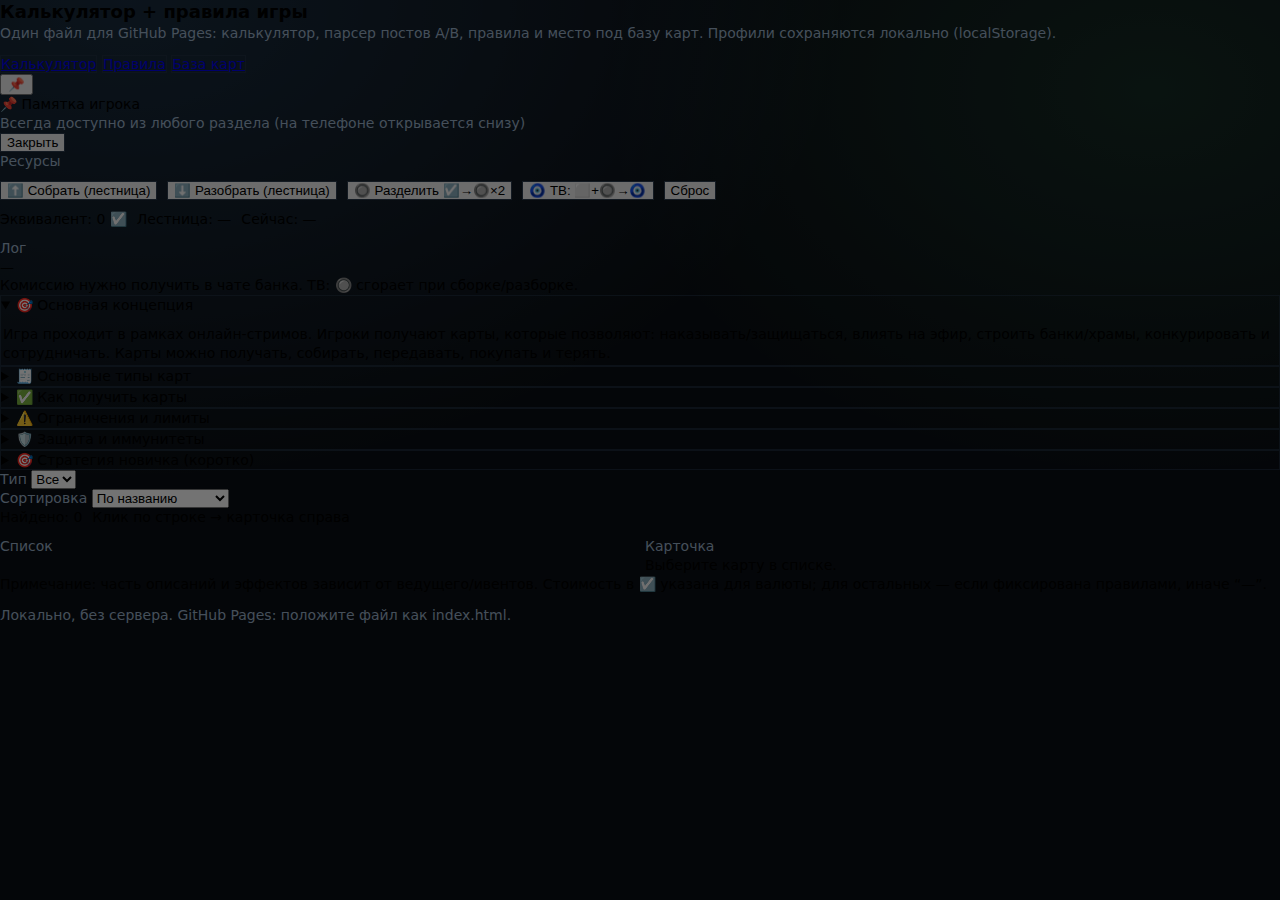
<file: rules.html>
<!doctype html>
<html lang="ru">
<head>
  <meta charset="utf-8"/>
  <meta name="viewport" content="width=device-width,initial-scale=1"/>
  <title>Правила — Капитализм и Коммунизм</title>
  <style>
    :root{
      --bg:#0b0f14; --panel:#101823; --panel2:#0f1620; --text:#e7eef8; --muted:#9ab0c7;
      --line:#213042; --accent:#5fb3ff; --danger:#ff6b6b; --ok:#55d38a;
      --shadow: 0 10px 30px rgba(0,0,0,.35);})();
      --r:16px;
    }
    *{box-sizing:border-box}
    html,body{height:100%}
    body{
      margin:0;
      font: 14px/1.35 system-ui,-apple-system,Segoe UI,Roboto,Arial,sans-serif;
      background: radial-gradient(1200px 800px at 10% 0%, rgba(95,179,255,.18), transparent 60%),
                  radial-gradient(1000px 700px at 90% 10%, rgba(85,211,138,.14), transparent 55%),
                  var(--bg);})();
      color:var(--text);})();
    }
    .wrap{max-width:980px; margin:0 auto; padding:16px 14px 28px}
    header{display:flex; gap:12px; align-items:flex-start; justify-content:space-between; flex-wrap:wrap; margin-bottom:12px}
    h1{margin:0; font-size:18px}
    .sub{color:var(--muted);})(); margin-top:4px; max-width:78ch}
    .grid{display:grid; grid-template-columns: 1fr; gap:12px}
    .card{
      background: linear-gradient(180deg, rgba(16,24,35,.92), rgba(15,22,32,.88));})();
      border:1px solid var(--line);})();
      border-radius: var(--r);})();
      box-shadow: var(--shadow);})();
      overflow:hidden;
    }
    .card h2{
      margin:0; padding:12px 14px;
      font-size:14px;
      border-bottom:1px solid rgba(33,48,66,.6);})();
      display:flex; align-items:center; justify-content:space-between; gap:10px;
    }
    .card .body{padding:14px}
    label{color:var(--muted);})(); font-weight:650; font-size:12px}
    input[type="text"], input[type="number"], select, textarea{
      width:100%;
      background: rgba(8,12,18,.7);})();
      border:1px solid rgba(33,48,66,.9);})();
      color:var(--text);})();
      padding:10px 10px;
      border-radius: 12px;
      outline:none;
    }
    textarea{min-height:120px; resize:vertical}
    .row{display:flex; gap:10px; flex-wrap:wrap; align-items:center}
    .row + .row{margin-top:10px}
    .btn{
      appearance:none; border:1px solid rgba(33,48,66,.95);})();
      background: rgba(22,33,50,.7);})();
      color:var(--text);})();
      padding:10px 12px; border-radius: 12px;
      cursor:pointer; font-weight:750;
    }
    .btn:hover{border-color: rgba(95,179,255,.35);})(); background: rgba(22,33,50,.95)}
    .btn.ok{border-color: rgba(85,211,138,.45);})(); background: rgba(85,211,138,.12)}
    .btn.danger{border-color: rgba(255,107,107,.45);})(); background: rgba(255,107,107,.10)}
    .btn.secondary{color:var(--muted);})(); font-weight:750}
    .pill{
      display:inline-flex; align-items:center; gap:8px;
      padding:8px 10px; border-radius: 999px;
      border:1px solid rgba(33,48,66,.9);})();
      background: rgba(22,33,50,.6);})();
      color:var(--text);})();
      font-weight:750;
    }
    .invgrid{display:grid; grid-template-columns: repeat(3, 1fr);})(); gap:10px}
    @media (max-width: 520px){ .invgrid{grid-template-columns: repeat(2, 1fr);})();} }
    .cell{
      border:1px solid rgba(33,48,66,.9);})();
      background: rgba(8,12,18,.55);})();
      border-radius: 14px;
      padding:10px;
      display:flex; gap:10px; align-items:center; justify-content:space-between;
    }
    .left{display:flex; gap:10px; align-items:center}
    .emo{font-size:18px}
    .name{color:var(--muted);})(); font-weight:750; font-size:12px}
    .log{
      white-space:pre-wrap;
      font-family: ui-monospace, SFMono-Regular, Menlo, Monaco, Consolas, "Liberation Mono", monospace;
      font-size:12px;
      background: rgba(8,12,18,.65);})();
      border:1px solid rgba(33,48,66,.9);})();
      border-radius: 14px;
      padding:10px;
      max-height:260px;
      overflow:auto;
    }
    .hint{color:var(--muted);})(); font-size:12px}
    .split2{display:grid; grid-template-columns:1fr 1fr; gap:10px}
    @media (max-width: 820px){ .split2{grid-template-columns:1fr} }
    footer{margin-top:12px; color:var(--muted);})(); font-size:12px}
  
    .fab{
      position: fixed;
      right: 14px;
      bottom: 14px;
      z-index: 50;
      width: 52px;
      height: 52px;
      border-radius: 999px;
      border:1px solid rgba(95,179,255,.45);})();
      background: rgba(95,179,255,.14);})();
      color: var(--text);})();
      box-shadow: var(--shadow);})();
      cursor:pointer;
      font-weight: 900;
      font-size: 18px;
    }
    .fab:hover{ background: rgba(95,179,255,.22);})(); }

    .modal{ position: fixed; inset:0; z-index:60; display:none; pointer-events:none; }
    .modal.open{ display:block; pointer-events:auto; }
    .modal.open{ display:block; }
    .modal__backdrop{ position:absolute; inset:0; background: rgba(0,0,0,.55);})(); }
    .modal__panel{
      position: relative;
      max-width: 860px;
      margin: 8vh auto 0;
      background: linear-gradient(180deg, rgba(16,24,35,.96), rgba(15,22,32,.96));})();
      border:1px solid rgba(33,48,66,.9);})();
      border-radius: var(--r);})();
      box-shadow: var(--shadow);})();
      overflow:hidden;
    }
    .modal__head{
      display:flex; align-items:center; justify-content:space-between; gap:10px;
      padding: 12px 14px;
      border-bottom:1px solid rgba(33,48,66,.6);})();
    }
    .modal__title{ font-weight: 900; }
    .modal__sub{ color: var(--muted);})(); font-size: 12px; margin-top:2px; }
    .modal__body{ padding: 14px; }
    .memo{ max-height: 52vh; }

    details.acc{
      border:1px solid rgba(33,48,66,.75);})();
      background: rgba(8,12,18,.40);})();
      border-radius: 14px;
      padding: 10px 10px;
      margin-top: 10px;
    }
    details.acc > summary{
      cursor:pointer;
      font-weight: 900;
      color: var(--text);})();
      list-style: none;
      outline:none;
    }
    details.acc > summary::-webkit-details-marker{ display:none; }
    .acc__body{ padding: 10px 2px 2px; }

  
    /* Mobile memo: render as bottom-sheet */
    @media (max-width: 560px){
      .modal__panel{
        position: fixed;
        left: 0;
        right: 0;
        bottom: 0;
        top: auto;
        margin: 0;
        max-width: none;
        width: 100%;
        border-radius: 18px 18px 0 0;
        max-height: 72vh;
      }
      .modal__head{
        position: sticky;
        top: 0;
        background: linear-gradient(180deg, rgba(16,24,35,.98), rgba(15,22,32,.98));})();
        z-index: 1;
      }
      .memo{
        max-height: calc(72vh - 66px);})();
      }
      .modal__head:before{
        content:"";
        display:block;
        width: 44px;
        height: 4px;
        border-radius: 99px;
        margin: 0 auto 10px;
        background: rgba(154,176,199,.35);})();
      }
    }

  
    .dbrow{
      display:flex; gap:10px; align-items:center; justify-content:space-between;
      padding:8px 10px;
      border:1px solid rgba(33,48,66,.65);})();
      border-radius: 12px;
      background: rgba(8,12,18,.35);})();
      margin-bottom:8px;
      cursor:pointer;
    }
    .dbrow:hover{ border-color: rgba(95,179,255,.35);})(); background: rgba(8,12,18,.55);})(); }
    .dbrow .l{ display:flex; gap:10px; align-items:center; min-width:0; }
    .dbrow .e{ font-size:18px; }
    .dbrow .t{ font-weight:900; white-space:nowrap; overflow:hidden; text-overflow:ellipsis; max-width: 260px; }
    .dbrow .s{ color: var(--muted);})(); font-size:12px; white-space:nowrap; overflow:hidden; text-overflow:ellipsis; max-width: 360px; }
    .dbrow .r{ display:flex; gap:8px; align-items:center; }
    .tag{
      display:inline-flex; align-items:center;
      padding:4px 8px; border-radius:999px;
      border:1px solid rgba(33,48,66,.75);})();
      background: rgba(22,33,50,.5);})();
      color: var(--muted);})();
      font-size: 12px;
      font-weight: 800;
    }

  
    .topnav{
      position: sticky;
      top: 0;
      z-index: 40;
      display:flex;
      gap:10px;
      flex-wrap:wrap;
      padding: 10px 0 12px;
      margin-bottom: 4px;
      backdrop-filter: blur(10px);})();
    }
    .topnav .btn{ padding:8px 10px; border-radius: 999px; text-decoration:none; display:inline-flex; align-items:center; }

  
    .tabpanel{ display:block; }
.topnav{ gap:8px; }
    .topnav .tabbtn.active{
      border-color: rgba(95,179,255,.65);})();
      background: rgba(95,179,255,.16);})();
      color: var(--text);})();
    }

  
    .zone{ animation: fade .15s ease-in; }
    .zone[hidden]{ display:none !important; }
    .topnav .btn.active{
      background: rgba(95,179,255,.35);})();
      border-color: rgba(95,179,255,.75);})();
      color: #e9f3ff;
    }
    @keyframes fade{ from{opacity:.6} to{opacity:1} }

  
    .modal{ pointer-events:none; }
    .modal.open{ pointer-events:auto; }
</style>

</head>
<body>
<div class="wrap">
  <header>
    <div>
      <h1>Калькулятор + правила игры</h1>
      <div class="sub">Один файл для GitHub Pages: калькулятор, парсер постов A/B, правила и место под базу карт. Профили сохраняются локально (localStorage).</div>
    </div>
  </header>


    
  <nav class="topnav" aria-label="Разделы">
    <a class="btn secondary tabbtn" href="calc.html">Калькулятор</a>
    <a class="btn secondary tabbtn" href="rules.html">Правила</a>
    <a class="btn secondary tabbtn" href="cards.html">База карт</a>
  </nav>



  <!-- Always-available memo -->
  <button class="fab" id="memoBtn" aria-label="Памятка" onclick="window.openMemo && window.openMemo()">📌</button>

  <div class="modal" id="memoModal" aria-hidden="true">
    <div class="modal__backdrop" data-close="1"></div>
    <div class="modal__panel" role="dialog" aria-modal="true" aria-labelledby="memoTitle">
      <div class="modal__head">
        <div>
          <div class="modal__title" id="memoTitle">📌 Памятка игрока</div>
          <div class="modal__sub">Всегда доступно из любого раздела (на телефоне открывается снизу)</div>
        </div>
        <button class="btn secondary" data-close="1">Закрыть</button>
      </div>
      <div class="modal__body">
        <div class="log memo" id="memoText"></div>
      </div>
    </div>
  </div>


  <div class="grid">

<div class="tabpanel" data-tabpanel="rules">
<div class="zone" id="zone-rules" hidden>
<section class="card" id="rules">
      <h2>
        <span>📚 Расширенные правила</span>
        <span class="row">
          <button class="btn secondary" id="memoBtn2">📌 Памятка</button>
        </span>
      </h2>
      <div class="body">
        <div class="hint">Это расширенная версия правил. Краткая памятка доступна по кнопке 📌 и вверху экрана.</div>

        


    <div class="hint">Эмодзи+число в любом порядке.</div>
          </div>
        </div>

        <div class="row">
          <div style="flex:1">
            <label>Ресурсы</label>
            <div class="invgrid" id="inv"></div>
          </div>
        </div>

        <div class="row">
          <button class="btn ok" id="up">⬆️ Собрать (лестница)</button>
          <button class="btn" id="down">⬇️ Разобрать (лестница)</button>
          <button class="btn" id="split">🔘 Разделить ☑️→🔘×2</button>
          <button class="btn" id="tv">🧿 ТВ: ⬜️+🔘→🧿</button>
          <button class="btn danger" id="reset">Сброс</button>
        </div>

        <div class="row">
          <span class="pill">Эквивалент: <span id="eq">0</span> ☑️</span>
          <span class="pill">Лестница: <span id="lad">—</span></span>
          <span class="pill">Сейчас: <span id="short">—</span></span>
        </div>

        <div class="row">
          <div style="flex:1; min-width:260px">
            <label>Лог</label>
            <div class="log" id="log">—</div>
          </div>
        </div>

        <div class="hint">Комиссию нужно получить в чате банка. ТВ: 🔘 сгорает при сборке/разборке.</div>
      </div>
    </section>
</div>
</div>

    <details open class="acc">
          <summary>🎯 Основная концепция</summary>
          <div class="acc__body">
            <div class="hint">
              Игра проходит в рамках онлайн-стримов. Игроки получают карты, которые позволяют: наказывать/защищаться, влиять на эфир, строить банки/храмы, конкурировать и сотрудничать. Карты можно получать, собирать, передавать, покупать и терять.
            </div>
          </div>
        </details>

        <details class="acc">
          <summary>🧾 Основные типы карт</summary>
          <div class="acc__body">
            <div class="log">
1) Обычные (🀄️): 🟦 🟩 ⬜️ 🟧 💎 — снятие нарушений / модерация / продление
2) Активации (🎴): 🃏 ☮️ 🚨 Ⓜ️ ♎️ — батлы / иммунитеты / кражи / глобальные эффекты
3) Нарушения (🧧): 🟪 🟨 🟥 ⬛️ 🟫 — предупреждения / ограничения / баны
4) Опасные (📱): ⚫️ 💣 🌋 🥷 — жёсткие эффекты (обнуление/уничтожение/кражи)
5) Супер-карты (🪟): 🏳️‍🌈 🏧 🛐 🪽 🎰 — иммунитеты / генерация / защита / крупные бонусы
6) Инструменты: 🧿 ⭕️ 🎲 ♦️ — колёса и множители
            </div>
          </div>
        </details>

        <details class="acc">
          <summary>✅ Как получить карты</summary>
          <div class="acc__body">
            <div class="log">
— Донат (продление эфира): топ-5 донатеров получают карты каждые 3 часа продления
— Активность: топ по просмотру / батлам / лигам
— Колёса: 🧿 ТВ (до 3 в день), ⭕️ колесо активации (1 в день)
— Сборка: комбинируй карты, чтобы получить более сильные
— Покупка/выдача ведущим: события, флешмобы, реальные деньги
            </div>
          </div>
        </details>

        <details class="acc">
          <summary>⚠️ Ограничения и лимиты</summary>
          <div class="acc__body">
            <div class="log">
— Нельзя наказывать: топ-3 спонсоров, модераторов, игроков с активной защитой
— Лимиты передач: 7 карт и 7 🧿 в день (общий), 3 карты и 3 🧿 на игрока; 🧿 передаётся без комиссии
— Лимит активаций: не более 3 карт активации в день
— Сгорание: карты могут сгорать при отсутствии продления (если такое правило включено ведущим)
— Аватарка: для некоторых карт эффект активен только пока карта стоит на аватарке
            </div>
          </div>
        </details>

        <details class="acc">
          <summary>🛡️ Защита и иммунитеты</summary>
          <div class="acc__body">
            <div class="log">
🏳️‍🌈 Радужная — иммунитет к картам нарушений на неделю (кроме ведущего)
☮️ Пацифик — снимает 🟫 и 🟥, иммунитет к ним на 24 часа
🪽 Ангел — полный иммунитет + может снимать нарушения с других
🛐 Храм / 🏧 Банк / 🗄 Сейф — защитные механики для активов/карт
            </div>
          </div>
        </details>

        <details class="acc">
          <summary>🎯 Стратегия новичка (коротко)</summary>
          <div class="acc__body">
            <div class="log">
1) Начни с малого: продлевай эфир / крути 🧿
2) Собирай защиту: 3☑️=🟦, 2🟦=🟩, 2🟩=⬜️
3) Не трать опасные карты без понимания
4) Спрашивай у модераторов/ведущего
            </div>
          </div>
        </details>
      </div>
    </section>
</div>
</div>

    
    <div style="min-width:220px">
            <label>Тип</label>
            <select id="dbType">
              <option value="">Все</option>
            </select>
          </div>
          <div style="min-width:160px">
            <label>Сортировка</label>
            <select id="dbSort">
              <option value="name">По названию</option>
              <option value="type">По типу</option>
              <option value="value">По стоимости (☑️)</option>
            </select>
          </div>
        </div>

        <div class="row">
          <span class="pill">Найдено: <span id="dbCount">0</span></span>
          <span class="pill">Клик по строке → карточка справа</span>
        </div>

        <div class="row" style="align-items:stretch">
          <div style="flex:1; min-width:300px">
            <label>Список</label>
            <div class="log" id="dbList" style="max-height:380px"></div>
          </div>
          <div style="flex:1; min-width:300px">
            <label>Карточка</label>
            <div class="log" id="dbCard" style="max-height:380px">Выберите карту в списке.</div>
          </div>
        </div>

        <div class="hint">
          Примечание: часть описаний и эффектов зависит от ведущего/ивентов. Стоимость в ☑️ указана для валюты; для остальных — если фиксирована правилами, иначе “—”.
        </div>
      </div>
    </section>
</div>
</div>



    <footer>Локально, без сервера. GitHub Pages: положите файл как index.html.</footer>
  </div>
</div>

<script>
document.addEventListener("DOMContentLoaded", () => {
  "use strict";

  // Basic runtime error surface
  function showFatal(err){
    try{
      const msg = (err && (err.stack || err.message)) ? String(err.stack || err.message) : String(err);})();
      const box = document.createElement("pre");})();
      box.textContent = "JS ошибка:\n" + msg;
      box.style.cssText = "white-space:pre-wrap;max-width:980px;margin:12px auto;padding:12px;border:1px solid rgba(255,107,107,.65);})();border-radius:14px;background:rgba(20,10,10,.55);})();color:#ffd7d7;";
      document.body.prepend(box);})();
    }catch(_){ /* noop */ }
  }

  window.addEventListener("error", (e)=> showFatal(e.error || e.message));})();
  window.addEventListener("unhandledrejection", (e)=> showFatal(e.reason));})();


  const MEMO = '— Всё считается в ☑️ (серых)\n— Лестница валют:\n  ☑️(1) → 🟦(3) → 🟩(6) → ⬜️(12) → 🟧(24) → 💎(48) → 🚨(144)\n  (3 ☑️ = 🟦 · 2 🟦 = 🟩 · 2 🟩 = ⬜️ · 2 ⬜️ = 🟧 · 2 🟧 = 💎 · 3 💎 = 🚨)\n— 🔘 Комиссия нужна для передачи карт и ТВ, выдаёт только Банк, 🔘 сгорает\n— 🧿 ТВ: ⬜️ + 🔘 → 🧿 | ТВ передаётся без комиссии\n— Лимиты: 3 активации/день · передача: 3 карты + 3 🧿 на игрока, 7/7 всего\n— Передача: ВИП чат / Общий чат / ЛС ведущему\n— Сборка/разборка: всегда пишите, что из чего конкретно собираете/разбираете\n\n👉 Думай в ☑️ — остальное вторично';

  const CARDS = [{"emoji": "☑️", "name": "Серая", "type": "Валюта", "summary": "Базовая единица ценности.", "value": 1, "rules": "Всё считается в ☑️."}, {"emoji": "🟦", "name": "Синяя", "type": "Валюта", "summary": "Эквивалент 3 серых.", "value": 3, "craft": "3☑️ → 🟦; разбор: 🟦 → 3☑️."}, {"emoji": "🟩", "name": "Зелёная", "type": "Валюта", "summary": "Эквивалент 6 серых.", "value": 6, "craft": "2🟦 → 🟩; разбор: 🟩 → 2🟦."}, {"emoji": "⬜️", "name": "Белая", "type": "Валюта", "summary": "Эквивалент 12 серых.", "value": 12, "craft": "2🟩 → ⬜️; разбор: ⬜️ → 2🟩."}, {"emoji": "🟧", "name": "Золотая", "type": "Валюта", "summary": "Эквивалент 24 серых.", "value": 24, "craft": "2⬜️ → 🟧; разбор: 🟧 → 2⬜️."}, {"emoji": "💎", "name": "Изумрудная", "type": "Валюта", "summary": "Эквивалент 48 серых.", "value": 48, "craft": "2🟧 → 💎; разбор: 💎 → 2🟧."}, {"emoji": "🚨", "name": "Рубиновая", "type": "Валюта/Активация", "summary": "Эквивалент 144 серых; в расширенных правилах также карта активации (соведущий/продление).", "value": 144, "craft": "3💎 → 🚨; разбор: 🚨 → 3💎."}, {"emoji": "🔘", "name": "Комиссия", "type": "Служебная", "summary": "Нужна для передачи карт и операций ТВ; выдаёт только Банк; сгорает.", "value": null, "rules": "1☑️ = 2🔘 (конверсия). ТВ передаётся без комиссии."}, {"emoji": "🧿", "name": "ТВ колесо", "type": "Инструмент", "summary": "Колесо/ресурс для розыгрышей; передаётся без комиссии.", "value": null, "craft": "⬜️ + 🔘 → 🧿; разбор: 🧿 + 🔘 → ⬜️ (🔘 сгорает)."}, {"emoji": "⭕️", "name": "Колесо активации", "type": "Инструмент", "summary": "Крутится для получения супер-карт/активаций (по правилам ведущего).", "value": null}, {"emoji": "🎲", "name": "Кость", "type": "Инструмент", "summary": "Умножает обычные карты (по правилам ведущего).", "value": null}, {"emoji": "♦️", "name": "Рубиновая кость", "type": "Инструмент", "summary": "Умножает рубиновые карты (по правилам ведущего).", "value": null}, {"emoji": "🃏", "name": "Джокер", "type": "Активация", "summary": "Батл-карта; позволяет нарушать правила против игрока с Джокером (по расширенным правилам).", "value": null, "craft": "🟧 + ⬜️ + 🟩 + ☑️ = 🃏"}, {"emoji": "☮️", "name": "Пацифик", "type": "Активация/Защита", "summary": "Снимает 🟫 и 🟥, даёт иммунитет к ним на 24 часа.", "value": null, "craft": "⬜️ + 🟩 + 🟦 + 📜 = ☮️"}, {"emoji": "Ⓜ️", "name": "Магнит", "type": "Активация", "summary": "Крадёт карту у другого игрока.", "value": null}, {"emoji": "♎️", "name": "Страшный суд", "type": "Активация", "summary": "Крадёт все карты у одного игрока.", "value": null}, {"emoji": "💠", "name": "Заморозка", "type": "Активация", "summary": "Стоп-эффект (по вашей крафтовой механике).", "value": null, "craft": "🚨 → 💠 (если правило включено)."}, {"emoji": "🅾️", "name": "Обнуление", "type": "Активация", "summary": "Полный сброс/обнуление эффектов (по вашей крафтовой механике).", "value": null, "craft": "🟧 + ⬜️ + 🚾 + ☮️ + 🟩 + 🟦 + ☑️ = 🅾️"}, {"emoji": "🟪", "name": "Розовая", "type": "Нарушение", "summary": "Предупреждение (в расширенных правилах: снимается серой ☑️).", "value": null}, {"emoji": "🟨", "name": "Жёлтая", "type": "Нарушение", "summary": "Спуск вниз на 30 минут.", "value": null}, {"emoji": "🟥", "name": "Красная", "type": "Нарушение", "summary": "Запрет в гостевой до конца эфира.", "value": null}, {"emoji": "⬛️", "name": "Чёрная", "type": "Нарушение", "summary": "Бан на 1 неделю.", "value": null}, {"emoji": "🟫", "name": "Коричневая", "type": "Нарушение", "summary": "Отключение чата до конца эфира.", "value": null}, {"emoji": "⚫️", "name": "Банкрот", "type": "Опасная", "summary": "Забирает все ваши карты.", "value": null}, {"emoji": "💣", "name": "Экстерминатус", "type": "Опасная", "summary": "Завершает эфир, даёт обнуление.", "value": null}, {"emoji": "🌋", "name": "Преисподняя", "type": "Опасная", "summary": "Уничтожает карты всех игроков.", "value": null}, {"emoji": "🥷", "name": "Грабители", "type": "Опасная", "summary": "Крадёт карты из самого богатого банка.", "value": null}, {"emoji": "🏳️‍🌈", "name": "Радужная", "type": "Супер-карта/Защита", "summary": "Иммунитет ко всем картам нарушений на неделю (кроме ведущего).", "value": null}, {"emoji": "🏧", "name": "Банк", "type": "Супер-карта/Объект", "summary": "Хранит и умножает карты (по правилам ведущего).", "value": null}, {"emoji": "🛐", "name": "Храм", "type": "Супер-карта/Объект", "summary": "Генерирует и раздаёт карты; защитные механики (по правилам ведущего).", "value": null}, {"emoji": "🪽", "name": "Ангел", "type": "Супер-карта/Защита", "summary": "Полный иммунитет + может снимать нарушения с других.", "value": null}, {"emoji": "🎰", "name": "Джекпот", "type": "Супер-карта", "summary": "Набор из 12 редких карт и колёс (по расширенным правилам).", "value": null}, {"emoji": "🗄", "name": "Сейф", "type": "Супер-карта/Защита", "summary": "Защищает карты от краж в банке (упоминается в защите).", "value": null}, {"emoji": "📜", "name": "Свиток", "type": "Крафт/Активация", "summary": "Базовая активация (по вашей крафтовой механике).", "value": null, "craft": "🟩 + 🟦 + ☑️ = 📜"}, {"emoji": "🚾", "name": "Антиэкран", "type": "Крафт/Активация", "summary": "Защитная активация (по вашей крафтовой механике).", "value": null, "craft": "🟦 + ☑️×2 = 🚾"}, {"emoji": "🎹", "name": "Музыка", "type": "Крафт/Активация", "summary": "Эффект/музыка (по вашей крафтовой механике).", "value": null, "craft": "⬜️ + ☑️ = 🎹"}, {"emoji": "🎦", "name": "Контент", "type": "Крафт/Активация", "summary": "Видео/контент-эффект (по вашей крафтовой механике).", "value": null, "craft": "🟧 + ⬜️ + ☑️ = 🎦"}, {"emoji": "🪓", "name": "Топор", "type": "Крафт/Активация", "summary": "Агрессивная активация (по вашей крафтовой механике).", "value": null, "craft": "💎 + ⬜️ = 🪓"}, {"emoji": "🌈", "name": "Радуга", "type": "Легендарная/Крафт", "summary": "Легендарная карта (по вашей крафтовой механике).", "value": null, "craft": "💎 + 🟧×3 + ⬜️ + ☮️ + 🃏 + 🟩 + 🟦 + 📜 + ☑️ = 🌈"}, {"emoji": "🔲", "name": "Чёрно-белая", "type": "Легендарная/Крафт", "summary": "Легендарная карта (по вашей крафтовой механике).", "value": null, "craft": "🚨 + 💎×3 + 🟧 + ⬜️ + 🃏 + 🟩 + 🟦 + 🚾 + ☑️ = 🔲"}];

  // ---------- Constants ----------
  const META = {
    gray:{e:"☑️", n:"Серая"}, blue:{e:"🟦", n:"Синяя"}, green:{e:"🟩", n:"Зелёная"}, white:{e:"⬜️", n:"Белая"},
    gold:{e:"🟧", n:"Золотая"}, emerald:{e:"💎", n:"Изумрудная"}, ruby:{e:"🚨", n:"Рубиновая"},
    fee:{e:"🔘", n:"Комиссия"}, tv:{e:"🧿", n:"ТВ колесо"},
  };
  const QUICK = ["gray","blue","green","white","gold","emerald","ruby","fee","tv"];
  const EMOJI_TO_ID = (function(){
    const m = Object.create(null);})();
    for (const [id, v] of Object.entries(META)) m[v.e] = id;
    m["⬜"] = "white";
    return m;
  })();})();

  const LS_KEY = "cards_profiles_v1";

  // ---------- Helpers ----------
  const $ = (sel, root=document) => root.querySelector(sel);})();
  function clamp0(n){ n=Number(n);})(); if(!Number.isFinite(n)) return 0; return Math.max(0, Math.floor(n));})(); }
  function cloneInv(inv){ const o=Object.create(null);})(); for(const k of Object.keys(inv||{})){ const v=clamp0(inv[k]);})(); if(v) o[k]=v; } return o; }
  function getNum(inv,id){ return clamp0(inv && inv[id]);})(); }
  function setNum(inv,id,v){ inv[id]=clamp0(v);})(); if(!inv[id]) delete inv[id]; }
  function normalizeName(name){ return String(name||"").replace(/\s+/g," ").trim();})(); }

  function sbGrayValue(inv){
    const g = Number(inv.gray||0), b = Number(inv.blue||0), gr = Number(inv.green||0);})();
    const w = Number(inv.white||0), go = Number(inv.gold||0), e = Number(inv.emerald||0), r = Number(inv.ruby||0);})();
    return g + b*3 + gr*6 + w*12 + go*24 + e*48 + r*144;
  }
  function ladderFromGray(grayTotal){
    let t = Math.max(0, Math.floor(Number(grayTotal)||0));})();
    const out = { ruby:0, emerald:0, gold:0, white:0, green:0, blue:0, gray:0 };
    out.ruby = Math.floor(t / 144);})(); t %= 144;
    out.emerald = Math.floor(t / 48);})(); t %= 48;
    out.gold = Math.floor(t / 24);})(); t %= 24;
    out.white = Math.floor(t / 12);})(); t %= 12;
    out.green = Math.floor(t / 6);})(); t %= 6;
    out.blue = Math.floor(t / 3);})(); t %= 3;
    out.gray = t;
    return out;
  }
  function fmtLadder(l){
    const parts = [];
    if (l.ruby) parts.push(`🚨${l.ruby}`);})();
    if (l.emerald) parts.push(`💎${l.emerald}`);})();
    if (l.gold) parts.push(`🟧${l.gold}`);})();
    if (l.white) parts.push(`⬜️${l.white}`);})();
    if (l.green) parts.push(`🟩${l.green}`);})();
    if (l.blue) parts.push(`🟦${l.blue}`);})();
    if (l.gray) parts.push(`☑️${l.gray}`);})();
    return parts.length ? parts.join(" ") : "—";
  }
  function fmtInvShort(inv){
    const parts=[];
    for (const id of QUICK){
      const v = clamp0(inv && inv[id]);})();
      if (v) parts.push(`${META[id].e}${v}`);})();
    }
    return parts.length ? parts.join(" ") : "—";
  }

  // ---------- Core actions (как в воркере) ----------
  function craftUp(inv0){
    const inv = Object.assign(Object.create(null), inv0);})();
    const log = [];
    let k = Math.floor(getNum(inv,"gray") / 3);})();
    if (k){ setNum(inv,"gray", getNum(inv,"gray") - 3*k);})(); setNum(inv,"blue", getNum(inv,"blue") + k);})(); log.push(`☑️×${3*k} → 🟦×${k}`);})(); }
    k = Math.floor(getNum(inv,"blue") / 2);})();
    if (k){ setNum(inv,"blue", getNum(inv,"blue") - 2*k);})(); setNum(inv,"green", getNum(inv,"green") + k);})(); log.push(`🟦×${2*k} → 🟩×${k}`);})(); }
    k = Math.floor(getNum(inv,"green") / 2);})();
    if (k){ setNum(inv,"green", getNum(inv,"green") - 2*k);})(); setNum(inv,"white", getNum(inv,"white") + k);})(); log.push(`🟩×${2*k} → ⬜️×${k}`);})(); }
    k = Math.floor(getNum(inv,"white") / 2);})();
    if (k){ setNum(inv,"white", getNum(inv,"white") - 2*k);})(); setNum(inv,"gold", getNum(inv,"gold") + k);})(); log.push(`⬜️×${2*k} → 🟧×${k}`);})(); }
    k = Math.floor(getNum(inv,"gold") / 2);})();
    if (k){ setNum(inv,"gold", getNum(inv,"gold") - 2*k);})(); setNum(inv,"emerald", getNum(inv,"emerald") + k);})(); log.push(`🟧×${2*k} → 💎×${k}`);})(); }
    k = Math.floor(getNum(inv,"emerald") / 3);})();
    if (k){ setNum(inv,"emerald", getNum(inv,"emerald") - 3*k);})(); setNum(inv,"ruby", getNum(inv,"ruby") + k);})(); log.push(`💎×${3*k} → 🚨×${k}`);})(); }
    return { inv, log: log.length ? log : ["Нечего собирать."] };
  }

  function breakDown(inv0){
    const inv = Object.assign(Object.create(null), inv0);})();
    const log = [];

    // TV breakdown requires fee and burns it
    let k = Math.min(getNum(inv,"tv"), getNum(inv,"fee"));})();
    if (k){
      setNum(inv,"tv", getNum(inv,"tv") - k);})();
      setNum(inv,"fee", getNum(inv,"fee") - k);})();
      setNum(inv,"white", getNum(inv,"white") + k);})();
      log.push(`🧿×${k} + 🔘×${k} → ⬜️×${k} (🔘 сгорает)`);})();
    }

    k = getNum(inv,"ruby");})();
    if (k){ setNum(inv,"ruby",0);})(); setNum(inv,"emerald", getNum(inv,"emerald") + 3*k);})(); log.push(`🚨×${k} → 💎×${3*k}`);})(); }
    k = getNum(inv,"emerald");})();
    if (k){ setNum(inv,"emerald",0);})(); setNum(inv,"gold", getNum(inv,"gold") + 2*k);})(); log.push(`💎×${k} → 🟧×${2*k}`);})(); }
    k = getNum(inv,"gold");})();
    if (k){ setNum(inv,"gold",0);})(); setNum(inv,"white", getNum(inv,"white") + 2*k);})(); log.push(`🟧×${k} → ⬜️×${2*k}`);})(); }
    k = getNum(inv,"white");})();
    if (k){ setNum(inv,"white",0);})(); setNum(inv,"green", getNum(inv,"green") + 2*k);})(); log.push(`⬜️×${k} → 🟩×${2*k}`);})(); }
    k = getNum(inv,"green");})();
    if (k){ setNum(inv,"green",0);})(); setNum(inv,"blue", getNum(inv,"blue") + 2*k);})(); log.push(`🟩×${k} → 🟦×${2*k}`);})(); }
    k = getNum(inv,"blue");})();
    if (k){ setNum(inv,"blue",0);})(); setNum(inv,"gray", getNum(inv,"gray") + 3*k);})(); log.push(`🟦×${k} → ☑️×${3*k}`);})(); }

    return { inv, log: log.length ? log : ["Нечего разбирать."] };
  }

  function splitGray(inv0){
    const inv = Object.assign(Object.create(null), inv0);})();
    const k = getNum(inv,"gray");})();
    const log=[];
    if (k){ setNum(inv,"gray", 0);})(); setNum(inv,"fee", getNum(inv,"fee") + 2*k);})(); log.push(`☑️×${k} → 🔘×${2*k}`);})(); }
    return { inv, log: log.length ? log : ["Нет ☑️ для разделения."] };
  }

  function craftTv(inv0){
    const inv = Object.assign(Object.create(null), inv0);})();
    const k = Math.min(getNum(inv,"white"), getNum(inv,"fee"));})();
    const log=[];
    if (k){
      setNum(inv,"white", getNum(inv,"white") - k);})();
      setNum(inv,"fee", getNum(inv,"fee") - k);})();
      setNum(inv,"tv", getNum(inv,"tv") + k);})();
      log.push(`⬜️×${k} + 🔘×${k} → 🧿×${k} (🔘 сгорает)`);})();
    }
    return { inv, log: log.length ? log : ["Нужно ⬜️ и 🔘."] };
  }

  // ---------- Quick parse (emoji+number) ----------
  function escapeRegExp(str){ return String(str).replace(/[.*+?^${}()|[\]\\]/g, "\\$&");})(); }
  function parseEmojiCounts(text){
    const out = Object.create(null);})();
    const s = String(text || "");})();

    // Pass 1: explicit known emojis (handles multi-codepoint correctly)
    for (const [emo, id] of Object.entries(EMOJI_TO_ID)){
      const re = new RegExp(escapeRegExp(emo) + "\\s*(\\d{1,9})", "g");})();
      let m;
      while ((m = re.exec(s)) !== null){
        const n = clamp0(m[1]);})();
        out[id] = (out[id] || 0) + n;
      }
    }
    return out;
  }

  // ---------- Profiles storage ----------
  function loadProfiles(){
    const raw = localStorage.getItem(LS_KEY);})();
    if (!raw) return [];
    try{
      const arr = JSON.parse(raw);})();
      if (!Array.isArray(arr)) return [];
      return arr
        .map(x => (x && typeof x==="object") ? ({ name:String(x.name||"").trim(), inv: x.inv||{} }) : null)
        .filter(Boolean)
        .filter(x => x.name);})();
    }catch{ return []; }
  }
  function saveProfiles(list){
    const clean = list.map(p => ({ name:p.name, inv: cloneInv(p.inv||{}) }));})();
    localStorage.setItem(LS_KEY, JSON.stringify(clean));})();
  }
  function upsertProfile(name, inv){
    const n = normalizeName(name);})();
    if (!n) return;
    const ps = loadProfiles();})();
    const idx = ps.findIndex(p => p.name === n);})();
    const item = { name:n, inv: cloneInv(inv||{}) };
    if (idx === -1) ps.push(item);})();
    else ps[idx] = item;
    ps.sort((a,b)=>a.name.localeCompare(b.name,"ru",{numeric:true,sensitivity:"base"}));})();
    saveProfiles(ps);})();
  }
  function getProfile(name){
    const n = normalizeName(name);})();
    const ps = loadProfiles();})();
    return ps.find(p => p.name === n) || null;
  }

  // ---------- UI build ----------
  function buildInvGrid(rootEl, inv, onChange){
    rootEl.innerHTML = "";
    for (const id of QUICK){
      const cell = document.createElement("div");})();
      cell.className = "cell";
      const left = document.createElement("div");})();
      left.className = "left";
      const emo = document.createElement("div");})();
      emo.className = "emo";
      emo.textContent = META[id].e;
      const nm = document.createElement("div");})();
      nm.className = "name";
      nm.textContent = META[id].n;
      left.appendChild(emo);})(); left.appendChild(nm);})();

      const input = document.createElement("input");})();
      input.type = "number";
      input.min = "0";
      input.step = "1";
      input.value = String(clamp0(inv[id] || 0));})();
      input.addEventListener("change", () => onChange(id, clamp0(input.value)));})();

      cell.appendChild(left);})();
      cell.appendChild(input);})();
      rootEl.appendChild(cell);})();
    }
  }

  function refreshProfilesSelect(){
    const sel = $("#src");})();
    const cur = sel.value || "sandbox";
    sel.innerHTML = "";
    const o0 = document.createElement("option");})();
    o0.value = "sandbox";
    o0.textContent = "Песочница";
    sel.appendChild(o0);})();

    const ps = loadProfiles();})();
    for (const p of ps){
      const o = document.createElement("option");})();
      o.value = "p:" + p.name;
      o.textContent = p.name;
      sel.appendChild(o);})();
    }
    if ([...sel.options].some(o=>o.value===cur)) sel.value = cur;
  }

  // ---------- Sandbox state ----------
  const sandbox = { inv: Object.create(null), log:"—" };

  function renderSandbox(){
    const root = document.getElementById('invGrid');
    if (!root) return;
    buildInvGrid($("#inv"), sandbox.inv, (id, val) => {
      setNum(sandbox.inv, id, val);})();
      sandbox.log = `Изменено: ${META[id].e} → ${val}`;
      renderAll();})();
    // Mark active nav link
    try{
      const fn = (location.pathname.split('/').pop() || 'index.html');})();
      document.querySelectorAll('.topnav a').forEach(a=>{
        const href = a.getAttribute('href')||'';
        if (href === fn) a.classList.add('active'); a.addEventListener('click', forceCloseMemo);})();
      });})();
    }catch(_){ }

    // Top navigation
    document.querySelectorAll('.nonexistent-selector').forEach(btn => {
      btn.addEventListener('click', () => {
        const el = sel ? document.querySelector(sel) : null;
        if (el) el.scrollIntoView({ behavior: 'smooth', block: 'start' });})();
      });})();
    });})();

    fillDbTypes();})();
    renderDb();})();

    // DB events
    const dbQ = document.getElementById('dbQ');})();
    const dbType = document.getElementById('dbType');})();
    const dbSort = document.getElementById('dbSort');})();
    if (dbQ) dbQ.addEventListener('input', renderDb);})();
    if (dbType) dbType.addEventListener('change', renderDb);})();
    if (dbSort) dbSort.addEventListener('change', renderDb);})();

    // preload memo text
    const mt = document.getElementById('memoText');})(); if (mt) mt.textContent = MEMO;
    });})();

    const eq = sbGrayValue(sandbox.inv);})();
    $("#eq").textContent = String(eq);})();
    $("#lad").textContent = fmtLadder(ladderFromGray(eq));})();
    $("#short").textContent = fmtInvShort(sandbox.inv);})();
    $("#log").textContent = sandbox.log || "—";
  }

  // ---------- Parser A/B ----------
  function stripCodeFences(s){
    s = String(s||"");})();
    return s.replace(/```[\s\S]*?```/g, (m)=>m.replace(/^```[^\n]*\n?/,"").replace(/```$/,""));})();
  }

  function parseUsersFromPosts(aText, bText){
    const text = (stripCodeFences(aText) + "\n" + stripCodeFences(bText)).replace(/\r/g,"");})();
    const lines = text.split("\n").map(x=>x.trim()).filter(Boolean);})();

    const users = Object.create(null);})();

    const tabRe = /^(.{1,64}?)\s*(?:\||│)\s*(.+)$/u;

    for (const ln0 of lines){
      const ln = ln0
        .replace(/^Карты\s+спикеров.*$/iu,"")
        .trim();})();
      if (!ln) continue;

      let name="", rest="";
      const m = ln.match(tabRe);})();
      if (m){
        name = normalizeName(m[1]);})();
        rest = m[2];
      } else {
        const hasAny = QUICK.some(id => ln.includes(META[id].e));})();
        if (!hasAny) continue;

        let idx = -1;
        for (const id of QUICK){
          const j = ln.indexOf(META[id].e);})();
          if (j !== -1) idx = (idx === -1) ? j : Math.min(idx, j);})();
        }
        if (idx === -1) continue;
        name = normalizeName(ln.slice(0, idx));})();
        rest = ln.slice(idx);})();
      }

      if (!name) continue;
      if (/^пользовател/i.test(name) || /^итого/i.test(name) || /^total/i.test(name)) continue;

      const counts = parseEmojiCounts(rest);})();
      if (!Object.keys(counts).length) continue;

      if (!users[name]) users[name] = Object.create(null);})();
      for (const id of QUICK){
        if (counts[id] !== undefined){
          users[name][id] = (users[name][id] || 0) + counts[id];
        }
      }
    }

    const out = [];
    for (const [name, inv] of Object.entries(users)){
      out.push({ name, inv: cloneInv(inv) });})();
    }
    out.sort((a,b)=>a.name.localeCompare(b.name,"ru",{numeric:true,sensitivity:"base"}));})();
    return out;
  }

  function summarizeParsed(users){
    let totalCards = 0;
    let totalGray = 0;
    for (const u of users){
      for (const id of QUICK) totalCards += clamp0(u.inv[id] || 0);})();
      totalGray += sbGrayValue(u.inv);})();
    }
    const top = users
      .map(u => ({ name:u.name, gray: sbGrayValue(u.inv), inv:u.inv }))
      .sort((a,b)=>b.gray - a.gray || a.name.localeCompare(b.name,"ru",{numeric:true,sensitivity:"base"}))
      .slice(0, 10);})();
    return { totalCards, totalGray, top };
  }

  function formatUsersList(users){
    if (!users.length) return "Пользователи не найдены. Проверьте, что в тексте есть строки с эмодзи и числами.";
    const lines = [];
    for (const u of users){
      lines.push("• " + u.name);})();
      lines.push("  " + fmtInvShort(u.inv));})();
    }
    return lines.join("\n");})();
  }
  function formatTop(top){
    if (!top.length) return "—";
    const lines = [];
    let i=1;
    for (const t of top){
      lines.push(String(i).padStart(2,"0") + ". " + t.name);})();
      lines.push("    " + "☑️" + t.gray + " · " + fmtInvShort(t.inv));})();
      i++;
    }
    return lines.join("\n");})();
  }

  let parsedCache = [];

  function doParse(){
    const users = parseUsersFromPosts($("#pa").value, $("#pb").value);})();
    parsedCache = users;
    const sum = summarizeParsed(users);})();

    $("#pUsers").textContent = String(users.length);})();
    $("#pTotalCards").textContent = String(sum.totalCards);})();
    $("#pTotalGray").textContent = String(sum.totalGray);})();
    $("#pOut").textContent = users.length ? formatUsersList(users) : "—";
    $("#pTop").textContent = formatTop(sum.top);})();
  }

  function toProfiles(){
    if (!parsedCache.length) doParse();})();
    if (!parsedCache.length){
      $("#pOut").textContent = "Сначала разберите посты: пользователей не найдено.";
      return;
    }
    for (const u of parsedCache){
      // keep only base keys
      const inv = Object.create(null);})();
      for (const id of QUICK){
        const v = clamp0(u.inv[id] || 0);})();
        if (v) inv[id] = v;
      }
      upsertProfile(u.name, inv);})();
    }
    refreshProfilesSelect();})();
    $("#pOut").textContent = $("#pOut").textContent + "\n\n✅ Профили созданы/обновлены.";
  }

  // ---------- Render all ----------
  
  // ---------- Cards DB ----------
  function uniq(arr){
    const s = new Set();})(); const out=[];
    for (const x of arr){ if (!s.has(x)){ s.add(x);})(); out.push(x);})(); } }
    return out;
  }
  function cardValue(c){
    if (!c) return null;
    if (typeof c.value === "number") return c.value;
    // if it is one of currency emojis but value missing
    const m = {"☑️":1,"🟦":3,"🟩":6,"⬜️":12,"🟧":24,"💎":48,"🚨":144};
    return m[c.emoji] ?? null;
  }
  function fillDbTypes(){
    const sel = document.getElementById("dbType");})();
    if (!sel) return;
    const types = uniq(CARDS.map(c=>c.type).filter(Boolean)).sort((a,b)=>a.localeCompare(b,"ru",{sensitivity:"base"}));})();
    // preserve first "All"
    while (sel.options.length > 1) sel.remove(1);})();
    for (const t of types){
      const o = document.createElement("option");})();
      o.value = t; o.textContent = t;
      sel.appendChild(o);})();
    }
  }
  function matchesQuery(c, q){
    if (!q) return true;
    q = q.toLowerCase();})();
    return (String(c.name||"").toLowerCase().includes(q) ||
            String(c.emoji||"").toLowerCase().includes(q) ||
            String(c.type||"").toLowerCase().includes(q));})();
  }
  function renderDb(){
    const listEl = document.getElementById("dbList");})();
    const cardEl = document.getElementById("dbCard");})();
    const countEl = document.getElementById("dbCount");})();
    if (!listEl || !cardEl || !countEl) return;

    const q = String((document.getElementById("dbQ")||{}).value || "").trim();})();
    const t = String((document.getElementById("dbType")||{}).value || "");})();
    const s = String((document.getElementById("dbSort")||{}).value || "name");})();

    let rows = CARDS.slice();})();
    if (t) rows = rows.filter(c => c.type === t);})();
    if (q) rows = rows.filter(c => matchesQuery(c, q));})();

    if (s === "type"){
      rows.sort((a,b)=> String(a.type||"").localeCompare(String(b.type||""),"ru",{sensitivity:"base"}) || String(a.name||"").localeCompare(String(b.name||""),"ru",{sensitivity:"base"}));})();
    } else if (s === "value"){
      rows.sort((a,b)=>{
        const av = cardValue(a);})(); const bv = cardValue(b);})();
        const an = (av===null? 1e18 : av);})();
        const bn = (bv===null? 1e18 : bv);})();
        return an - bn || String(a.name||"").localeCompare(String(b.name||""),"ru",{sensitivity:"base"});})();
      });})();
    } else {
      rows.sort((a,b)=> String(a.name||"").localeCompare(String(b.name||""),"ru",{sensitivity:"base"}));})();
    }

    countEl.textContent = String(rows.length);})();

    listEl.innerHTML = "";
    if (!rows.length){
      listEl.textContent = "Ничего не найдено.";
      return;
    }

    function showCard(c){
      const v = cardValue(c);})();
      const parts = [];
      parts.push(`${c.emoji} ${c.name}`);})();
      parts.push(`Тип: ${c.type || "—"}`);})();
      parts.push(`Стоимость: ${v===null ? "—" : (v + " ☑️")}`);})();
      parts.push("");})();
      if (c.summary) parts.push(c.summary);})();
      if (c.rules){
        parts.push("");})();
        parts.push("Правила:");})();
        parts.push(c.rules);})();
      }
      if (c.craft){
        parts.push("");})();
        parts.push("Сборка/разборка:");})();
        parts.push(c.craft);})();
      }
      cardEl.textContent = parts.join("\n");})();
    }

    for (const c of rows){
      const row = document.createElement("div");})();
      row.className = "dbrow";
      row.setAttribute("role","button");})();
      row.tabIndex = 0;

      const left = document.createElement("div");})();
      left.className = "l";
      const e = document.createElement("div");})();
      e.className = "e";
      e.textContent = c.emoji;
      const txt = document.createElement("div");})();
      txt.style.minWidth = "0";
      const title = document.createElement("div");})();
      title.className = "t";
      title.textContent = c.name || "—";
      const sub = document.createElement("div");})();
      sub.className = "s";
      sub.textContent = c.summary || "";
      txt.appendChild(title);})(); txt.appendChild(sub);})();
      left.appendChild(e);})(); left.appendChild(txt);})();

      const right = document.createElement("div");})();
      right.className = "r";
      const tag = document.createElement("span");})();
      tag.className = "tag";
      tag.textContent = c.type || "—";
      const v = cardValue(c);})();
      const tag2 = document.createElement("span");})();
      tag2.className = "tag";
      tag2.textContent = (v===null ? "☑️—" : ("☑️" + v));})();
      right.appendChild(tag);})(); right.appendChild(tag2);})();

      row.appendChild(left);})(); row.appendChild(right);})();

      const open = ()=>showCard(c);})();
      row.addEventListener("click", open);})();
      row.addEventListener("keydown", (ev)=>{ if (ev.key==="Enter" || ev.key===" ") { ev.preventDefault();})(); open();})(); } });})();

      listEl.appendChild(row);})();
    }

    // Auto-select first row if card is empty or says "Выберите"
    if (!cardEl.textContent || cardEl.textContent.includes("Выберите карту")){
      showCard(rows[0]);})();
    }
  }

function renderAll(){
    refreshProfilesSelect();})();
    renderSandbox();})();
    renderDb();})();
  }

  // ---------- Events ----------  on("quickApply", "click", () => {
    const parsed = parseEmojiCounts($("#quick").value);})();
    for (const id of QUICK){
      if (parsed[id] !== undefined) setNum(sandbox.inv, id, parsed[id]);})();
    }
    sandbox.log = "Быстрый ввод применён.";
    renderAll();})();
  });})();  on("up", "click", () => {
    const res = craftUp(sandbox.inv);})();
    sandbox.inv = res.inv;
    sandbox.log = res.log.join("\n");})();
    renderAll();})();
  });})();  on("down", "click", () => {
    const res = breakDown(sandbox.inv);})();
    sandbox.inv = res.inv;
    sandbox.log = res.log.join("\n");})();
    renderAll();})();
  });})();  on("split", "click", () => {
    const res = splitGray(sandbox.inv);})();
    sandbox.inv = res.inv;
    sandbox.log = res.log.join("\n");})();
    renderAll();})();
  });})();  on("tv", "click", () => {
    const res = craftTv(sandbox.inv);})();
    sandbox.inv = res.inv;
    sandbox.log = res.log.join("\n");})();
    renderAll();})();
  });})();  on("reset", "click", () => {
    sandbox.inv = Object.create(null);})();
    sandbox.log = "Сброс.";
    renderAll();})();
  });})();

  const el_parse = document.getElementById("parse");})();
  if (el_parse) el_parse.addEventListener("click", () => { doParse();})(); });})();
  const el_toProfiles = document.getElementById("toProfiles");})();
  if (el_toProfiles) el_toProfiles.addEventListener("click", () => { toProfiles();})(); });})();
  const el_clear = document.getElementById("clear");})();
  if (el_clear) el_clear.addEventListener("click", () => {
    $("#pa").value = "";
    $("#pb").value = "";
    $("#pUsers").textContent = "0";
    $("#pTotalCards").textContent = "0";
    $("#pTotalGray").textContent = "0";
    $("#pOut").textContent = "—";
    $("#pTop").textContent = "—";
    parsedCache = [];

  // Memo (always available)
  window.openMemo = function openMemo(){
    $("#memoText").textContent = MEMO;
    const m = $("#memoModal");})();
    m.classList.add("open");})();
    m.setAttribute("aria-hidden","false");})();
  }
  function closeMemo(){
    const m = $("#memoModal");})();
    m.classList.remove("open");})();
    m.setAttribute("aria-hidden","true");})();
  }
  const memoBtn = document.getElementById("memoBtn");})();
  if (memoBtn) memoBtn.addEventListener("click", openMemo);})();
  const memoBtn2 = document.getElementById("memoBtn2");})();
  if (memoBtn2) memoBtn2.addEventListener("click", openMemo);})();
    const memoModal = document.getElementById("memoModal");})();
  if (memoModal) memoModal.addEventListener("click", (e) => {
    const t = e.target;
    if (t && t.getAttribute && t.getAttribute("data-close") === "1") closeMemo();})();
  });})();
  document.addEventListener("keydown", (e) => {
    if (e.key === "Escape") closeMemo();})();
  });})();

  // Mobile gesture: swipe down on the sheet to close
  (function(){
    const panel = document.querySelector("#memoModal .modal__panel");})();
    if (!panel) return;
    let y0 = null;
    panel.addEventListener("touchstart", (e) => {
      if (!e.touches || !e.touches.length) return;
      y0 = e.touches[0].clientY;
    }, { passive:true });})();
    panel.addEventListener("touchend", (e) => {
      if (y0 === null) return;
      const t = (e.changedTouches && e.changedTouches[0]) ? e.changedTouches[0] : null;
      if (!t) { y0 = null; return; }
      const dy = t.clientY - y0;
      y0 = null;
      if (dy > 80) closeMemo();})();
    }, { passive:true });})();
  })();})();


  });})();  on("load", "click", () => {
    const v = $("#src").value;
    if (v === "sandbox") return;
    if (!v.startsWith("p:")) return;
    const name = v.slice(2);})();
    const p = getProfile(name);})();
    if (!p){ sandbox.log = "Профиль не найден."; renderAll();})(); return; }
    sandbox.inv = cloneInv(p.inv||{});})();
    sandbox.log = `Загружено из профиля: ${name}`;
    renderAll();})();
  });})();  on("save", "click", () => {
    const v = $("#src").value;
    if (v === "sandbox"){
      const name = prompt("Имя профиля для сохранения:", "Мой профиль");})();
      if (!name) return;
      upsertProfile(name, sandbox.inv);})();
      refreshProfilesSelect();})();
      $("#src").value = "p:" + normalizeName(name);})();
      sandbox.log = `Сохранено в профиль: ${normalizeName(name)}`;
      renderAll();})();
      return;
    }
    if (v.startsWith("p:")){
      const name = v.slice(2);})();
      upsertProfile(name, sandbox.inv);})();
      sandbox.log = `Обновлён профиль: ${name}`;
      renderAll();})();
    }
  });})();

  // ---------- Init ----------
  
  // ---------- Zones (tabs) ----------
  function showZone(id){
    document.querySelectorAll('.zone').forEach(z => z.hidden = true);})();
    const el = document.getElementById(id);})();
    if (el) el.hidden = false;
    document.querySelectorAll('.topnav .btn').forEach(b => {
      b.classList.toggle('active', b.getAttribute('data-zone') === id);})();
    });})();
  }

  function forceCloseMemo(){
      const m = document.getElementById("memoModal");
      if (!m) return;
      m.classList.remove("open");
      m.setAttribute("aria-hidden","true");
    }

    function initApp(){
    forceCloseMemo();

    renderAll();})();

  // JS status badge
  (function(){
    const b = document.createElement("div");})();
    b.textContent = "JS: OK";
    b.style.cssText = "position:fixed;left:10px;bottom:10px;z-index:45;padding:6px 10px;border:1px solid rgba(33,48,66,.9);})();border-radius:999px;background:rgba(22,33,50,.7);})();color:#9ab0c7;font-weight:800;font-size:12px;";
    document.body.appendChild(b);})();
    setTimeout(()=>{ try{ b.remove();})(); }catch(_){} }, 2500);})();
  })();})();

  
  }
  // Start
  try{ forceCloseMemo();
      initApp();})(); } catch(e){ showFatal(e);})(); }

});})();
</script>
</body>
</html>
</file>
<file: docs/styles_vecherya.css>
/* БАЗОВЫЕ СТИЛИ И ПЕРЕМЕННЫЕ - ЕДИНАЯ БРЕНДОВАЯ ЦВЕТОВАЯ ГАММА */
        :root {
            /* BRAND COLOR PALETTE (единый брендовый синий) */
            --brand: #49B9FF;
            --brand-light: #8DE1FF;
            --brand-dark: #1E88FF;
            --brand-glow: rgba(73, 185, 255, 0.35);
            --brand-bg: rgba(73, 185, 255, 0.12);
            --brand-border: rgba(73, 185, 255, 0.35);

            /* NEUTRAL BACKGROUND COLORS */
            --bg: #0f172a;
            --card-bg: #1e293b;
            --card-border: #334155;
            
            /* ACCENT COLORS (единый брендовый синий) */
            --accent: #49B9FF;
            --accent-light: #8DE1FF;
            --accent-dark: #1E88FF;
            
            /* TEXT COLORS (единый брендовый тон) */
            --text: rgba(73, 185, 255, 0.80);
            --text-secondary: rgba(73, 185, 255, 0.55);
            --text-bright: rgba(141, 225, 255, 0.95);
            
            /* UI COLORS */
            --dropdown-bg: rgba(30, 41, 59, 0.95);
            --dropdown-border: rgba(73, 185, 255, 0.4);
            --select-text: rgba(73, 185, 255, 0.90);
            
            /* STATUS COLORS */
            --success: #10b981;
            --warning: #f59e0b;
            --error: #ef4444;
            --info: #3b82f6;
            
            /* CARD TYPE COLORS (перекрашены в брендовые тона) */
            --type-normal: var(--brand);
            --type-activation: var(--brand-light);
            --type-violation: #f59e0b; /* оставляем жёлтый для нарушений */
            --type-danger: var(--error); /* оставляем красный для опасных */
            --type-super: var(--warning); /* оставляем оранжевый для супер */
        }
        
        * {
            margin: 0;
            padding: 0;
            box-sizing: border-box;
        }
        
        body {
            font-family: 'Segoe UI', Tahoma, Geneva, Verdana, sans-serif;
            background: linear-gradient(135deg, var(--bg) 0%, #0c0f1f 100%);
            color: var(--text);
            line-height: 1.6;
            min-height: 100vh;
            padding: 20px;
        }
        
        .container {
            max-width: 1200px;
            margin: 0 auto;
            padding: 20px;
        }
        
        .main-header {
            text-align: center;
            margin-bottom: 30px;
            padding: 25px;
            background: linear-gradient(145deg, var(--card-bg) 0%, #1a2337 100%);
            border-radius: 16px;
            border: 1px solid var(--brand-border);
            box-shadow: 0 8px 32px rgba(0, 0, 0, 0.4), 0 0 28px rgba(73, 185, 255, 0.10);
        }
        
        .main-header h1 {
            font-size: 2.5rem;
            margin-bottom: 12px;
            background: linear-gradient(90deg, var(--brand-dark) 0%, var(--brand) 45%, var(--brand-light) 100%);
            -webkit-background-clip: text;
            background-clip: text;
            color: transparent;
            text-shadow: 0 0 18px rgba(73, 185, 255, 0.14);
        }
        
        .subtitle {
            color: var(--text-bright);
            font-size: 1.1rem;
            margin-bottom: 20px;
        }
        
        .time-display {
            display: inline-block;
            padding: 12px 24px;
            background: var(--brand-bg);
            border-radius: 12px;
            font-size: 0.9rem;
            margin-bottom: 12px;
            border: 1px solid var(--brand-border);
            backdrop-filter: blur(10px);
            box-shadow: 0 6px 18px rgba(73, 185, 255, 0.10);
        }

        /* Только цифры на циферблате (МСК время) — белые */
        #timeDisplay {
            color: #ffffff;
            font-weight: 700;
        }
        
        .night-warning {
            display: none;
            padding: 14px;
            background: rgba(239, 68, 68, 0.15);
            border: 1px solid var(--error);
            border-radius: 10px;
            margin-top: 12px;
            font-size: 0.9rem;
            backdrop-filter: blur(10px);
        }
        
        .night-warning.visible {
            display: block;
        }
        
        .calculator-section {
            background: linear-gradient(145deg, var(--card-bg) 0%, #1a2337 100%);
            border-radius: 16px;
            padding: 30px;
            margin-bottom: 30px;
            border: 1px solid var(--card-border);
            box-shadow: 0 8px 32px rgba(0, 0, 0, 0.3);
        }
        
        .section-title {
            font-size: 1.8rem;
            margin-bottom: 24px;
            background: linear-gradient(90deg, var(--brand-dark) 0%, var(--brand) 45%, var(--brand-light) 100%);
            -webkit-background-clip: text;
            background-clip: text;
            color: transparent;
            display: flex;
            align-items: center;
            gap: 12px;
        }
        
        .mode-selector {
            display: flex;
            gap: 12px;
            margin-bottom: 30px;
            flex-wrap: wrap;
            justify-content: center;
        }
        
        .mode-btn {
            padding: 14px 28px;
            background: var(--dropdown-bg);
            border: 1px solid var(--dropdown-border);
            color: var(--text);
            border-radius: 10px;
            cursor: pointer;
            font-size: 1rem;
            transition: all 0.3s;
            backdrop-filter: blur(10px);
            min-width: 150px;
            text-align: center;
        }
        
        .mode-btn:hover {
            background: rgba(73, 185, 255, 0.25);
            transform: translateY(-2px);
            box-shadow: 0 4px 12px rgba(73, 185, 255, 0.2);
        }
        
        .mode-btn.active {
            background: linear-gradient(90deg, var(--brand-dark) 0%, var(--brand) 45%, var(--brand-light) 100%);
            border-color: var(--brand);
            font-weight: 600;
            box-shadow: 0 4px 16px rgba(73, 185, 255, 0.3);
            color: white;
        }
        
        .mode-content {
            display: none;
        }
        
        .mode-content.active {
            display: block;
        }
        
        /* СТИЛИ ДЛЯ ВЫПАДАЮЩИХ СПИСКОВ */
        select {
            padding: 14px 20px;
            background: var(--dropdown-bg) !important;
            color: var(--select-text) !important;
            border: 2px solid var(--dropdown-border) !important;
            border-radius: 10px;
            font-size: 1rem;
            width: 100%;
            max-width: 320px;
            backdrop-filter: blur(10px);
            appearance: none;
            -webkit-appearance: none;
            -moz-appearance: none;
            background-image: url("data:image/svg+xml;charset=UTF-8,%3csvg xmlns='http://www.w3.org/2000/svg' viewBox='0 0 24 24' fill='%2349B9FF'%3e%3cpath d='M7 10l5 5 5-5z'/%3e%3c/svg%3e") !important;
            background-repeat: no-repeat !important;
            background-position: right 15px center !important;
            background-size: 20px !important;
            padding-right: 45px !important;
        }
        
        select option {
            background: var(--dropdown-bg) !important;
            color: var(--select-text) !important;
            padding: 12px !important;
            font-size: 1rem !important;
        }
        
        select:focus {
            outline: none;
            border-color: var(--brand) !important;
            box-shadow: 0 0 0 3px rgba(73, 185, 255, 0.25) !important;
        }
        
        /* СТИЛИ ДЛЯ ИНВЕНТАРЯ */
        .inventory-container {
            padding: 20px;
        }
        
        .inventory-title {
            font-size: 1.5rem;
            margin-bottom: 20px;
            background: linear-gradient(90deg, var(--brand-dark) 0%, var(--brand) 45%, var(--brand-light) 100%);
            -webkit-background-clip: text;
            background-clip: text;
            color: transparent;
            text-align: center;
        }
        
        .inventory-subtitle {
            color: var(--text-secondary);
            text-align: center;
            margin-bottom: 30px;
            font-size: 1.1rem;
        }
        
        .inventory-controls {
            display: flex;
            gap: 15px;
            margin-bottom: 25px;
            flex-wrap: wrap;
            justify-content: center;
        }
        
        .inventory-select {
            padding: 12px 20px;
            background: var(--dropdown-bg);
            color: var(--select-text);
            border: 2px solid var(--dropdown-border);
            border-radius: 10px;
            font-size: 1rem;
            min-width: 200px;
            backdrop-filter: blur(10px);
        }
        
        .inventory-input {
            padding: 12px 20px;
            background: var(--dropdown-bg);
            color: var(--select-text);
            border: 2px solid var(--dropdown-border);
            border-radius: 10px;
            font-size: 1rem;
            width: 120px;
            text-align: center;
            backdrop-filter: blur(10px);
        }
        
        .inventory-btn {
            padding: 12px 24px;
            background: linear-gradient(90deg, var(--brand-dark) 0%, var(--brand) 45%, var(--brand-light) 100%);
            color: white;
            border: none;
            border-radius: 10px;
            font-size: 1rem;
            cursor: pointer;
            font-weight: 600;
            transition: all 0.3s;
            min-width: 150px;
        }
        
        .inventory-btn:hover {
            background: linear-gradient(90deg, #1a7ae0 0%, #3aa3ff 100%);
            transform: translateY(-2px);
            box-shadow: 0 4px 16px rgba(73, 185, 255, 0.3);
        }
        
        .inventory-list {
            background: rgba(73, 185, 255, 0.05);
            border-radius: 12px;
            padding: 20px;
            margin-top: 20px;
            border: 1px solid rgba(73, 185, 255, 0.1);
            backdrop-filter: blur(10px);
            min-height: 200px;
        }
        
        .inventory-item {
            display: flex;
            justify-content: space-between;
            align-items: center;
            padding: 12px 16px;
            background: rgba(73, 185, 255, 0.07);
            border-radius: 8px;
            margin-bottom: 10px;
            border-left: 4px solid var(--brand);
        }
        
        .inventory-item-info {
            display: flex;
            align-items: center;
            gap: 12px;
        }
        
        .inventory-item-emoji {
            font-size: 1.3rem;
        }

        /* Emoji normalization (единый визуальный вес) */
        .emoji,
        .inventory-item-emoji,
        .autolent-card-emoji,
        .card-info-emoji {
            line-height: 1;
            display: inline-flex;
            align-items: center;
            justify-content: center;
            vertical-align: -0.08em;
            font-variant-emoji: emoji;
        }
        
        .inventory-item-name {
            font-weight: 500;
            color: var(--text);
        }
        
        .inventory-item-count {
            font-weight: 700;
            color: var(--brand);
            font-size: 1.1rem;
        }
        
        .inventory-item-remove {
            background: rgba(239, 68, 68, 0.2);
            color: #f87171;
            border: none;
            width: 30px;
            height: 30px;
            border-radius: 50%;
            cursor: pointer;
            display: flex;
            align-items: center;
            justify-content: center;
            font-size: 1.1rem;
            transition: all 0.3s;
        }
        
        .inventory-item-remove:hover {
            background: rgba(239, 68, 68, 0.4);
            transform: scale(1.1);
        }
        
        .inventory-summary {
            display: flex;
            justify-content: space-between;
            margin-top: 20px;
            padding-top: 20px;
            border-top: 2px solid rgba(73, 185, 255, 0.1);
        }
        
        .inventory-total {
            font-size: 1.2rem;
            font-weight: 700;
            color: var(--brand);
        }
        
        .inventory-clear-btn {
            padding: 10px 20px;
            background: rgba(239, 68, 68, 0.2);
            color: #f87171;
            border: 1px solid rgba(239, 68, 68, 0.4);
            border-radius: 8px;
            cursor: pointer;
            font-weight: 500;
            transition: all 0.3s;
        }
        
        .inventory-clear-btn:hover {
            background: rgba(239, 68, 68, 0.4);
        }

        /* =====================
           Inventory tools (memo + craft/break + mini calculator)
           ===================== */

        .inventory-tools {
            margin-top: 18px;
        }

        .inventory-tools-grid {
            display: grid;
            grid-template-columns: 1fr 1fr;
            gap: 14px;
        }

        @media (max-width: 860px) {
            .inventory-tools-grid {
                grid-template-columns: 1fr;
            }
        }

        .inventory-tools-card {
            padding: 16px;
            border-radius: 12px;
            background: rgba(255,255,255,0.04);
            border: 1px solid rgba(255,255,255,0.08);
        }

        .inventory-tools-title {
            font-weight: 700;
            color: var(--text);
            margin-bottom: 10px;
        }

        .inventory-tools-text {
            font-size: 0.9rem;
            color: var(--text-secondary);
            line-height: 1.45;
        }

        .inventory-tools-split {
            display: grid;
            grid-template-columns: 1fr 1fr;
            gap: 16px;
            margin-top: 12px;
        }

        @media (max-width: 860px) {
            .inventory-tools-split {
                grid-template-columns: 1fr;
            }
        }

        .inventory-tools-subtitle {
            font-weight: 700;
            color: var(--brand);
            margin-bottom: 6px;
        }

        .inventory-tools-hint {
            font-size: 0.85rem;
            color: var(--text-secondary);
            opacity: 0.9;
            line-height: 1.35;
            margin-bottom: 10px;
        }

        .inventory-tools-controls {
            display: flex;
            gap: 10px;
            flex-wrap: wrap;
        }

        .inventory-tools-list {
            display: flex;
            flex-direction: column;
            gap: 8px;
        }

        .inventory-tools-item {
            display: flex;
            justify-content: space-between;
            gap: 12px;
            padding: 10px 12px;
            border-radius: 10px;
            background: rgba(73, 185, 255, 0.05);
            border: 1px solid rgba(73, 185, 255, 0.08);
        }

        .inventory-tools-item-left {
            display: flex;
            align-items: center;
            gap: 10px;
            min-width: 0;
        }

        .inventory-tools-item-left .name {
            color: var(--text);
            font-weight: 600;
            white-space: nowrap;
            overflow: hidden;
            text-overflow: ellipsis;
        }

        .inventory-tools-item-right {
            color: var(--brand);
            font-weight: 700;
            white-space: nowrap;
        }
        
        .empty-inventory {
            text-align: center;
            padding: 40px 20px;
            color: var(--text-secondary);
        }
        
        .empty-inventory-emoji {
            font-size: 3rem;
            margin-bottom: 16px;
            opacity: 0.5;
        }
        

        /* ИНВЕНТАРЬ: СПРАВОЧНИК КАРТ + ПОИСК */
        .inventory-reference {
            margin: 24px 0 28px;
            padding: 18px;
            background: rgba(73, 185, 255, 0.05);
            border-radius: 12px;
            border: 1px solid rgba(73, 185, 255, 0.08);
            backdrop-filter: blur(10px);
        }

        .inventory-reference-header {
            display: flex;
            gap: 12px;
            flex-wrap: wrap;
            align-items: center;
            justify-content: space-between;
            margin-bottom: 14px;
        }

        .inventory-reference-title {
            font-size: 1.1rem;
            font-weight: 700;
            color: var(--text);
            display: flex;
            align-items: center;
            gap: 10px;
        }

        .inventory-search {
            flex: 1;
            min-width: 240px;
            padding: 12px 16px;
            background: var(--dropdown-bg);
            color: var(--select-text);
            border: 2px solid var(--dropdown-border);
            border-radius: 10px;
            font-size: 1rem;
            backdrop-filter: blur(10px);
        }

        .inventory-search:focus {
            outline: none;
            border-color: var(--brand);
            box-shadow: 0 0 0 4px rgba(73, 185, 255, 0.25);
        }

        .inventory-reference-group {
            margin-top: 16px;
        }

        /* Свернуто по умолчанию, разворот по клику (внешний вид сохраняем) */
        .inventory-reference-group-title::after {
            content: '▸';
            opacity: 0.8;
            transform: translateY(-1px);
        }

        .inventory-reference-group.open .inventory-reference-group-title::after {
            content: '▾';
        }

        .inventory-reference-group .inventory-reference-grid {
            display: none;
        }

        .inventory-reference-group.open .inventory-reference-grid {
            display: grid;
        }

        .inventory-reference-grid {
            display: grid;
            grid-template-columns: repeat(auto-fill, minmax(280px, 1fr));
            gap: 14px;
        }

        .inventory-reference-card {
            background: rgba(73, 185, 255, 0.06);
            border-radius: 12px;
            padding: 14px 14px 12px;
            border-left: 4px solid var(--brand);
            transition: transform 0.2s ease, background 0.2s ease;
        }

        .inventory-reference-card:hover {
            background: rgba(73, 185, 255, 0.09);
            transform: translateY(-2px);
        }

        .inventory-reference-card-title {
            display: flex;
            align-items: center;
            gap: 10px;
            font-weight: 800;
            color: var(--text);
            margin-bottom: 6px;
        }

        .inventory-reference-card-desc {
            color: var(--text-secondary);
            font-size: 0.9rem;
            line-height: 1.45;
        }

        .inventory-reference-hint {
            margin-top: 10px;
            color: var(--text-secondary);
            font-size: 0.85rem;
            opacity: 0.9;
        }

        @media (max-width: 768px) {
            .inventory-search {
                width: 100%;
                min-width: 100%;
            }
        }

        /* РЕЗУЛЬТАТЫ - ОБНОВЛЕННЫЙ СТИЛЬ */
        .results-section {
            margin-top: 35px;
            padding: 25px;
            background: rgba(73, 185, 255, 0.05);
            border-radius: 14px;
            border: 1px solid rgba(73, 185, 255, 0.1);
            backdrop-filter: blur(10px);
        }
        
        .results-title {
            font-size: 1.5rem;
            margin-bottom: 18px;
            background: linear-gradient(90deg, var(--brand-dark) 0%, var(--brand) 45%, var(--brand-light) 100%);
            -webkit-background-clip: text;
            background-clip: text;
            color: transparent;
            display: flex;
            align-items: center;
            gap: 12px;
        }
        
        .results-container {
            min-height: 120px;
            padding: 25px;
            background: rgba(73, 185, 255, 0.03);
            border-radius: 12px;
            border: 1px solid rgba(73, 185, 255, 0.08);
        }
        
        /* СТИЛЬ ДЛЯ ИНФОРМАЦИИ О КАРТЕ */
        .card-info-container {
            padding: 20px;
        }
        
        .card-info-header {
            display: flex;
            align-items: center;
            gap: 15px;
            margin-bottom: 20px;
            padding-bottom: 15px;
            border-bottom: 2px solid rgba(73, 185, 255, 0.1);
        }
        
        .card-info-emoji {
            font-size: 2.5rem;
        }
        
        .card-info-name {
            font-size: 1.8rem;
            font-weight: 700;
            color: var(--text);
        }
        
        .card-info-type {
            display: inline-block;
            padding: 4px 12px;
            border-radius: 20px;
            font-size: 0.8rem;
            font-weight: 600;
            margin-left: 10px;
        }
        
        .type-normal {
            background: rgba(73, 185, 255, 0.2);
            color: var(--brand-light);
            border: 1px solid rgba(73, 185, 255, 0.3);
        }
        
        .type-activation {
            background: rgba(141, 225, 255, 0.2);
            color: #b3e8ff;
            border: 1px solid rgba(141, 225, 255, 0.3);
        }
        
        .type-violation {
            background: rgba(245, 158, 11, 0.2);
            color: #fbbf24;
            border: 1px solid rgba(245, 158, 11, 0.3);
        }
        
        .type-danger {
            background: rgba(239, 68, 68, 0.2);
            color: #f87171;
            border: 1px solid rgba(239, 68, 68, 0.3);
        }
        
        .type-super {
            background: rgba(245, 158, 11, 0.2);
            color: #fbbf24;
            border: 1px solid rgba(245, 158, 11, 0.3);
        }
        
        .card-info-grid {
            display: grid;
            grid-template-columns: repeat(auto-fit, minmax(300px, 1fr));
            gap: 20px;
            margin-bottom: 25px;
        }
        
        .card-info-box {
            background: rgba(73, 185, 255, 0.05);
            border-radius: 12px;
            padding: 18px;
            border: 1px solid rgba(73, 185, 255, 0.08);
        }
        
        .card-info-title {
            font-size: 1rem;
            font-weight: 600;
            color: var(--brand);
            margin-bottom: 10px;
            display: flex;
            align-items: center;
            gap: 8px;
        }
        
        .card-info-content {
            color: var(--text);
            font-size: 0.95rem;
            line-height: 1.5;
        }
        
        .card-formula-box {
            background: rgba(73, 185, 255, 0.1);
            border-radius: 12px;
            padding: 18px;
            margin-top: 20px;
            border-left: 4px solid var(--brand);
        }
        
        .card-formula-title {
            font-size: 1rem;
            font-weight: 600;
            color: var(--brand);
            margin-bottom: 12px;
        }
        
        .card-formula {
            font-family: 'Courier New', monospace;
            background: rgba(0, 0, 0, 0.3);
            padding: 12px;
            border-radius: 8px;
            font-size: 1rem;
            color: var(--text);
            margin-bottom: 10px;
        }
        
        .card-removes-box, .card-protected-box {
            background: rgba(16, 185, 129, 0.1);
            border-radius: 12px;
            padding: 15px;
            margin-top: 15px;
            border-left: 4px solid var(--success);
        }
        
        .card-cannot-box {
            background: rgba(239, 68, 68, 0.1);
            border-radius: 12px;
            padding: 15px;
            margin-top: 15px;
            border-left: 4px solid var(--error);
        }
        
        .card-tags {
            display: flex;
            flex-wrap: wrap;
            gap: 8px;
            margin-top: 10px;
        }
        
        .card-tag {
            padding: 6px 12px;
            background: rgba(73, 185, 255, 0.1);
            border-radius: 20px;
            font-size: 0.85rem;
            display: inline-flex;
            align-items: center;
            gap: 6px;
            color: var(--text);
        }
        
        /* ФУТЕР */
        .footer {
            text-align: center;
            padding: 25px;
            color: var(--text-secondary);
            font-size: 0.9rem;
        }
        
        /* УВЕДОМЛЕНИЯ */
        .notification {
            position: fixed;
            top: 25px;
            right: 25px;
            padding: 18px 24px;
            background: linear-gradient(145deg, var(--card-bg) 0%, #1a2337 100%);
            border-radius: 10px;
            border-left: 5px solid;
            box-shadow: 0 8px 24px rgba(0, 0, 0, 0.4);
            z-index: 1000;
            max-width: 380px;
            transform: translateX(150%);
            transition: transform 0.3s ease;
            backdrop-filter: blur(10px);
            border: 1px solid var(--card-border);
        }
        
        .notification.show {
            transform: translateX(0);
        }
        
        .notification.success {
            border-left-color: var(--success);
        }
        
        .notification.warning {
            border-left-color: var(--warning);
        }
        
        .notification.error {
            border-left-color: var(--error);
        }
        
        .notification.info {
            border-left-color: var(--brand);
        }
        
        /* СТИЛИ ДЛЯ АВТОЛЕНЬ */
        .autolent-section {
            background: linear-gradient(145deg, var(--card-bg) 0%, #1a2337 100%);
            border: 2px solid var(--card-border);
            border-radius: 16px;
            padding: 24px;
            width: 100%;
            margin-bottom: 24px;
            box-shadow: 0 8px 24px rgba(0, 0, 0, 0.25);
        }
        
        .autolent-container {
            display: flex;
            flex-direction: column;
            gap: 20px;
        }
        
        .autolent-header {
            text-align: center;
            margin-bottom: 20px;
        }
        
        .autolent-title {
            font-size: 1.5rem;
            background: linear-gradient(90deg, var(--brand-dark) 0%, var(--brand) 45%, var(--brand-light) 100%);
            -webkit-background-clip: text;
            background-clip: text;
            color: transparent;
            margin-bottom: 10px;
        }
        
        .autolent-subtitle {
            color: var(--text-secondary);
            font-size: 1rem;
        }
        
        .autolent-input-container {
            display: flex;
            flex-direction: column;
            gap: 16px;
        }
        
        .autolent-file-input-wrapper {
            position: relative;
            text-align: center;
        }
        
        .autolent-file-label {
            display: inline-flex;
            align-items: center;
            gap: 10px;
            padding: 14px 24px;
            background: linear-gradient(90deg, var(--brand-dark) 0%, var(--brand) 45%, var(--brand-light) 100%);
            color: white;
            border-radius: 10px;
            cursor: pointer;
            transition: all 0.3s;
            font-weight: 600;
            margin-bottom: 12px;
            border: none;
            box-shadow: 0 4px 16px rgba(73, 185, 255, 0.3);
        }
        
        .autolent-file-label:hover {
            background: linear-gradient(90deg, #1a7ae0 0%, #3aa3ff 100%);
            transform: translateY(-2px);
            box-shadow: 0 6px 20px rgba(73, 185, 255, 0.4);
        }
        
        .autolent-file-input {
            position: absolute;
            left: 0;
            top: 0;
            opacity: 0;
            width: 100%;
            height: 100%;
            cursor: pointer;
        }
        
        .autolent-textarea {
            width: 100%;
            min-height: 220px;
            padding: 18px;
            background: var(--dropdown-bg);
            border: 2px solid var(--dropdown-border);
            border-radius: 12px;
            color: var(--select-text);
            font-size: 1rem;
            resize: vertical;
            font-family: inherit;
            transition: all 0.3s ease;
            backdrop-filter: blur(10px);
        }
        
        .autolent-textarea:focus {
            outline: none;
            border-color: var(--brand);
            box-shadow: 0 0 0 4px rgba(73, 185, 255, 0.25);
        }
        
        .autolent-buttons {
            display: flex;
            gap: 12px;
            flex-wrap: wrap;
        }
        
        .autolent-btn {
            flex: 1;
            min-width: 140px;
            padding: 16px 20px;
            background: var(--dropdown-bg);
            border: 1px solid var(--dropdown-border);
            border-radius: 10px;
            color: var(--select-text);
            font-size: 0.95rem;
            cursor: pointer;
            transition: all 0.3s;
            text-align: center;
            display: flex;
            align-items: center;
            justify-content: center;
            gap: 10px;
            backdrop-filter: blur(10px);
            font-weight: 500;
        }
        
        .autolent-btn:hover {
            background: rgba(73, 185, 255, 0.25);
            transform: translateY(-2px);
            box-shadow: 0 4px 12px rgba(73, 185, 255, 0.2);
        }
        
        .autolent-btn.primary {
            background: linear-gradient(90deg, var(--brand-dark) 0%, var(--brand) 100%);
            color: white;
            border-color: var(--brand);
        }
        
        .autolent-btn.danger {
            background: linear-gradient(90deg, var(--error) 0%, #dc2626 100%);
            color: white;
            border-color: #dc2626;
        }
        
        .autolent-btn.success {
            background: linear-gradient(90deg, var(--success) 0%, #059669 100%);
            color: white;
            border-color: #059669;
        }
        
        .autolent-upload-info {
            display: none;
            align-items: center;
            justify-content: space-between;
            padding: 14px 20px;
            background: rgba(16, 185, 129, 0.15);
            border-radius: 10px;
            border: 1px solid var(--success);
            margin-top: 10px;
            backdrop-filter: blur(10px);
        }
        
        .autolent-upload-info.visible {
            display: flex;
        }
        
        .autolent-upload-text {
            font-size: 0.9rem;
            color: #86efac;
        }
        
        .autolent-close-upload {
            background: none;
            border: none;
            color: #f87171;
            font-size: 20px;
            cursor: pointer;
            padding: 0;
            width: 28px;
            height: 28px;
            display: flex;
            align-items: center;
            justify-content: center;
            border-radius: 50%;
            transition: background 0.3s;
        }
        
        .autolent-close-upload:hover {
            background: rgba(239, 68, 68, 0.2);
        }
        
        .autolent-quick-download {
            margin-top: 25px;
            padding: 20px;
            background: rgba(73, 185, 255, 0.07);
            border-radius: 12px;
            text-align: center;
            display: none;
            border: 1px solid rgba(73, 185, 255, 0.1);
            backdrop-filter: blur(10px);
        }
        
        .autolent-quick-download.visible {
            display: block;
        }
        
        .autolent-user-selector {
            margin: 25px 0;
            padding: 20px;
            background: rgba(73, 185, 255, 0.05);
            border-radius: 12px;
            display: none;
            border: 1px solid rgba(73, 185, 255, 0.08);
        }
        
        .autolent-user-selector.visible {
            display: block;
        }
        
        .autolent-user-selector label {
            display: block;
            margin-bottom: 12px;
            font-weight: 600;
            color: var(--brand);
            font-size: 1.05rem;
        }
        
        .autolent-user-selector select {
            width: 100%;
            padding: 14px;
            background: var(--dropdown-bg);
            color: var(--select-text);
            border: 2px solid var(--dropdown-border);
            border-radius: 10px;
            font-size: 1rem;
            backdrop-filter: blur(10px);
        }
        
        .autolent-results {
            margin-top: 25px;
            display: none;
        }
        
        .autolent-results.visible {
            display: block;
        }
        
        .autolent-stats {
            display: grid;
            grid-template-columns: repeat(auto-fit, minmax(160px, 1fr));
            gap: 16px;
            margin-bottom: 25px;
        }
        
        .autolent-stat-box {
            background: rgba(73, 185, 255, 0.07);
            border-radius: 12px;
            padding: 20px;
            text-align: center;
            border: 1px solid rgba(73, 185, 255, 0.12);
            backdrop-filter: blur(10px);
            transition: transform 0.3s;
        }
        
        .autolent-stat-box:hover {
            transform: translateY(-3px);
            box-shadow: 0 8px 20px rgba(73, 185, 255, 0.15);
        }
        
        .autolent-stat-value {
            font-size: 1.8rem;
            font-weight: 800;
            color: var(--brand);
            margin-bottom: 6px;
        }
        
        .autolent-stat-label {
            font-size: 0.85rem;
            color: var(--text-secondary);
        }
        
        .autolent-cards-detail {
            margin: 25px 0;
            padding: 20px;
            background: rgba(73, 185, 255, 0.05);
            border-radius: 12px;
            border: 1px solid rgba(73, 185, 255, 0.08);
        }
        
        .autolent-cards-grid {
            display: grid;
            grid-template-columns: repeat(auto-fill, minmax(200px, 1fr));
            gap: 12px;
            margin-top: 15px;
        }
        
        .autolent-card-item {
            display: flex;
            align-items: center;
            justify-content: space-between;
            padding: 14px 16px;
            background: rgba(73, 185, 255, 0.07);
            border-radius: 10px;
            border-left: 5px solid var(--brand);
            backdrop-filter: blur(10px);
            transition: all 0.3s;
        }
        
        .autolent-card-item:hover {
            background: rgba(73, 185, 255, 0.1);
            transform: translateX(4px);
        }
        
        .autolent-card-emoji {
            font-size: 1.4rem;
            margin-right: 12px;
        }
        
        .autolent-card-name {
            flex-grow: 1;
            font-weight: 500;
            font-size: 0.95rem;
            color: var(--text);
        }
        
        .autolent-card-count {
            font-weight: 800;
            color: var(--brand);
            font-size: 1.1rem;
        }
        
        .autolent-users-section {
            margin-top: 25px;
        }
        
        .autolent-user-card {
            background: rgba(73, 185, 255, 0.07);
            border-radius: 12px;
            padding: 20px;
            margin-bottom: 20px;
            border-left: 6px solid var(--brand);
            transition: transform 0.3s;
            backdrop-filter: blur(10px);
            border: 1px solid rgba(73, 185, 255, 0.1);
        }
        
        .autolent-user-card:hover {
            transform: translateY(-4px);
            box-shadow: 0 8px 24px rgba(73, 185, 255, 0.2);
        }
        
        .autolent-user-name {
            font-size: 1.2rem;
            font-weight: 800;
            color: var(--text);
            margin-bottom: 16px;
            display: flex;
            align-items: center;
            gap: 10px;
        }
        
        .autolent-user-card-item {
            display: flex;
            justify-content: space-between;
            padding: 10px 0;
            border-bottom: 1px solid rgba(73, 185, 255, 0.12);
        }
        
        .autolent-user-card-item:last-child {
            border-bottom: none;
        }
        
        .autolent-user-card-name {
            display: flex;
            align-items: center;
            gap: 8px;
            font-weight: 500;
            color: var(--text);
        }
        
        .autolent-user-card-count {
            font-weight: 800;
            color: var(--brand);
            font-size: 1.1rem;
        }
        
        .autolent-reference-section {
            margin-top: 25px;
            padding: 25px;
            background: rgba(73, 185, 255, 0.07);
            border-radius: 12px;
            display: none;
            border: 1px solid rgba(73, 185, 255, 0.1);
            backdrop-filter: blur(10px);
        }
        
        .autolent-reference-section.visible {
            display: block;
        }
        
        .autolent-category {
            margin-bottom: 25px;
        }
        
        .autolent-category h4 {
            color: var(--brand);
            margin-bottom: 16px;
            padding-bottom: 8px;
            border-bottom: 2px solid rgba(73, 185, 255, 0.2);
            font-size: 1.2rem;
        }
        
        .autolent-card-list {
            display: flex;
            flex-wrap: wrap;
            gap: 10px;
        }
        
        .autolent-card-tag {
            padding: 8px 16px;
            background: rgba(73, 185, 255, 0.2);
            border-radius: 24px;
            font-size: 0.9rem;
            display: inline-flex;
            align-items: center;
            gap: 8px;
            border: 1px solid rgba(73, 185, 255, 0.3);
            transition: all 0.3s;
            color: var(--text);
        }
        
        .autolent-card-tag:hover {
            background: rgba(73, 185, 255, 0.3);
            transform: translateY(-2px);
        }
        
        .autolent-formula-list {
            margin-top: 25px;
            padding: 20px;
            background: rgba(73, 185, 255, 0.05);
            border-radius: 10px;
            border: 1px solid rgba(73, 185, 255, 0.08);
        }
        
        .autolent-formula-item {
            margin-bottom: 10px;
            padding: 10px;
            border-left: 4px solid var(--success);
            font-size: 0.95rem;
            background: rgba(73, 185, 255, 0.03);
            border-radius: 0 8px 8px 0;
            color: var(--text);
        }
        
        .autolent-formula-result {
            font-weight: 800;
            color: var(--brand);
        }
        
        /* Дополнительные улучшения для мобильных устройств */
        @media (max-width: 768px) {
            .autolent-buttons {
                flex-direction: column;
            }
            
            .autolent-btn {
                width: 100%;
            }
            
            .autolent-cards-grid {
                grid-template-columns: 1fr;
            }
            
            .autolent-stats {
                grid-template-columns: 1fr 1fr;
            }
            
            .main-header h1 {
                font-size: 2rem;
            }
            
            .section-title {
                font-size: 1.6rem;
            }
            
            .calculator-section {
                padding: 20px;
            }
            
            .mode-btn {
                padding: 12px 20px;
                font-size: 0.95rem;
                min-width: 120px;
            }
            
            .inventory-controls {
                flex-direction: column;
                align-items: center;
            }
            
            .inventory-select, 
            .inventory-input, 
            .inventory-btn {
                width: 100%;
                max-width: 300px;
            }
            
            .card-info-grid {
                grid-template-columns: 1fr;
            }
        }
        
        @media (max-width: 480px) {
            .autolent-stats {
                grid-template-columns: 1fr;
            }
            
            .main-header h1 {
                font-size: 1.8rem;
            }
            
            .container {
                padding: 10px;
            }
            
            .main-header,
            .calculator-section {
                padding: 20px 16px;
            }
            
            .mode-selector {
                flex-direction: column;
                align-items: center;
            }
            
            .mode-btn {
                width: 100%;
                max-width: 250px;
            }
            
            .card-info-header {
                flex-direction: column;
                align-items: flex-start;
                gap: 10px;
            }
        }
        
        /* Анимации и эффекты */
        @keyframes fadeIn {
            from { opacity: 0; transform: translateY(10px); }
            to { opacity: 1; transform: translateY(0); }
        }
        
        .autolent-card-item,
        .autolent-user-card,
        .autolent-stat-box,
        .inventory-item,
        .card-info-box {
            animation: fadeIn 0.4s ease-out forwards;
        }
        
        /* Стили для скроллбара */
        ::-webkit-scrollbar {
            width: 10px;
        }
        
        ::-webkit-scrollbar-track {
            background: var(--card-bg);
            border-radius: 5px;
        }
        
        ::-webkit-scrollbar-thumb {
            background: linear-gradient(180deg, var(--brand-dark) 0%, var(--brand) 100%);
            border-radius: 5px;
        }
        
        ::-webkit-scrollbar-thumb:hover {
            background: linear-gradient(180deg, var(--brand) 0%, var(--brand-light) 100%);
        }
    
    /* UI: крупная кость в заголовке группы 'Супер Карты' */
    .group-emoji{font-size:1.4em; line-height:1; margin-right:8px; display:inline-block;}

        /* АвтоЛень: скрываем статистику полностью (по ТЗ) */
        #autolentStats, .autolent-cards-detail{
            display:none !important;
        }

    
/* Центрирование заголовков категорий как у "Супер Карты" */
/* Центрирование заголовков всех категорий как у "Супер Карты" */
/* Применяем центрирование ко всем заголовкам групп в справочнике карт */
.card-category-header {
    display: flex;
    align-items: center;
    justify-content: center;
    text-align: center;
}

.inventory-reference-group-title {
    color: var(--brand);
    font-weight: 700;
    margin: 10px 0 12px;
    padding-bottom: 8px;
    border-bottom: 1px solid rgba(73, 185, 255, 0.12);
    cursor: pointer;
    user-select: none;
    display: flex;
    align-items: center;
    justify-content: center;
    text-align: center;
}




/* Buttons (basic bootstrap-like helpers) */
.btn{display:inline-flex;align-items:center;justify-content:center;gap:.4rem;padding:10px 14px;border-radius:10px;border:0;cursor:pointer;font-weight:700;user-select:none}
.btn:disabled{opacity:.6;cursor:not-allowed}
.btn-secondary{background:rgba(73,185,255,.16);color:var(--brand);border:1px solid rgba(73,185,255,.25)}
.btn-secondary:hover{background:rgba(73,185,255,.22)}

.tg-load-status{margin-top:8px;font-size:13px;opacity:.9}


/* === GitHub Pages: inventory last-updated indicator === */
.inventory-updated{
  position: sticky;
  bottom: 0;
  width: 100%;
  padding: 8px 12px;
  font-size: 12px;
  opacity: .9;
  backdrop-filter: blur(6px);
}


/* --- GitHub Pages: inventory last-updated indicator --- */
.tg-load-updated{
  margin-top:6px;
  font-size:12px;
  opacity:.85;
}
</file>
<file: vecherya_engine_scaffold/styles_vecherya.css>
/* БАЗОВЫЕ СТИЛИ И ПЕРЕМЕННЫЕ - ЕДИНАЯ БРЕНДОВАЯ ЦВЕТОВАЯ ГАММА */
        :root {
            /* BRAND COLOR PALETTE (единый брендовый синий) */
            --brand: #49B9FF;
            --brand-light: #8DE1FF;
            --brand-dark: #1E88FF;
            --brand-glow: rgba(73, 185, 255, 0.35);
            --brand-bg: rgba(73, 185, 255, 0.12);
            --brand-border: rgba(73, 185, 255, 0.35);

            /* NEUTRAL BACKGROUND COLORS */
            --bg: #0f172a;
            --card-bg: #1e293b;
            --card-border: #334155;
            
            /* ACCENT COLORS (единый брендовый синий) */
            --accent: #49B9FF;
            --accent-light: #8DE1FF;
            --accent-dark: #1E88FF;
            
            /* TEXT COLORS (единый брендовый тон) */
            --text: rgba(73, 185, 255, 0.80);
            --text-secondary: rgba(73, 185, 255, 0.55);
            --text-bright: rgba(141, 225, 255, 0.95);
            
            /* UI COLORS */
            --dropdown-bg: rgba(30, 41, 59, 0.95);
            --dropdown-border: rgba(73, 185, 255, 0.4);
            --select-text: rgba(73, 185, 255, 0.90);
            
            /* STATUS COLORS */
            --success: #10b981;
            --warning: #f59e0b;
            --error: #ef4444;
            --info: #3b82f6;
            
            /* CARD TYPE COLORS (перекрашены в брендовые тона) */
            --type-normal: var(--brand);
            --type-activation: var(--brand-light);
            --type-violation: #f59e0b; /* оставляем жёлтый для нарушений */
            --type-danger: var(--error); /* оставляем красный для опасных */
            --type-super: var(--warning); /* оставляем оранжевый для супер */
        }
        
        * {
            margin: 0;
            padding: 0;
            box-sizing: border-box;
        }
        
        body {
            font-family: 'Segoe UI', Tahoma, Geneva, Verdana, sans-serif;
            background: linear-gradient(135deg, var(--bg) 0%, #0c0f1f 100%);
            color: var(--text);
            line-height: 1.6;
            min-height: 100vh;
            padding: 20px;
        }
        
        .container {
            max-width: 1200px;
            margin: 0 auto;
            padding: 20px;
        }
        
        .main-header {
            text-align: center;
            margin-bottom: 30px;
            padding: 25px;
            background: linear-gradient(145deg, var(--card-bg) 0%, #1a2337 100%);
            border-radius: 16px;
            border: 1px solid var(--brand-border);
            box-shadow: 0 8px 32px rgba(0, 0, 0, 0.4), 0 0 28px rgba(73, 185, 255, 0.10);
        }
        
        .main-header h1 {
            font-size: 2.5rem;
            margin-bottom: 12px;
            background: linear-gradient(90deg, var(--brand-dark) 0%, var(--brand) 45%, var(--brand-light) 100%);
            -webkit-background-clip: text;
            background-clip: text;
            color: transparent;
            text-shadow: 0 0 18px rgba(73, 185, 255, 0.14);
        }
        
        .subtitle {
            color: var(--text-bright);
            font-size: 1.1rem;
            margin-bottom: 20px;
        }
        
        .time-display {
            display: inline-block;
            padding: 12px 24px;
            background: var(--brand-bg);
            border-radius: 12px;
            font-size: 0.9rem;
            margin-bottom: 12px;
            border: 1px solid var(--brand-border);
            backdrop-filter: blur(10px);
            box-shadow: 0 6px 18px rgba(73, 185, 255, 0.10);
        }

        /* Только цифры на циферблате (МСК время) — белые */
        #timeDisplay {
            color: #ffffff;
            font-weight: 700;
        }
        
        .night-warning {
            display: none;
            padding: 14px;
            background: rgba(239, 68, 68, 0.15);
            border: 1px solid var(--error);
            border-radius: 10px;
            margin-top: 12px;
            font-size: 0.9rem;
            backdrop-filter: blur(10px);
        }
        
        .night-warning.visible {
            display: block;
        }
        
        .calculator-section {
            background: linear-gradient(145deg, var(--card-bg) 0%, #1a2337 100%);
            border-radius: 16px;
            padding: 30px;
            margin-bottom: 30px;
            border: 1px solid var(--card-border);
            box-shadow: 0 8px 32px rgba(0, 0, 0, 0.3);
        }
        
        .section-title {
            font-size: 1.8rem;
            margin-bottom: 24px;
            background: linear-gradient(90deg, var(--brand-dark) 0%, var(--brand) 45%, var(--brand-light) 100%);
            -webkit-background-clip: text;
            background-clip: text;
            color: transparent;
            display: flex;
            align-items: center;
            gap: 12px;
        }
        
        .mode-selector {
            display: flex;
            gap: 12px;
            margin-bottom: 30px;
            flex-wrap: wrap;
            justify-content: center;
        }
        
        .mode-btn {
            padding: 14px 28px;
            background: var(--dropdown-bg);
            border: 1px solid var(--dropdown-border);
            color: var(--text);
            border-radius: 10px;
            cursor: pointer;
            font-size: 1rem;
            transition: all 0.3s;
            backdrop-filter: blur(10px);
            min-width: 150px;
            text-align: center;
        }
        
        .mode-btn:hover {
            background: rgba(73, 185, 255, 0.25);
            transform: translateY(-2px);
            box-shadow: 0 4px 12px rgba(73, 185, 255, 0.2);
        }
        
        .mode-btn.active {
            background: linear-gradient(90deg, var(--brand-dark) 0%, var(--brand) 45%, var(--brand-light) 100%);
            border-color: var(--brand);
            font-weight: 600;
            box-shadow: 0 4px 16px rgba(73, 185, 255, 0.3);
            color: white;
        }
        
        .mode-content {
            display: none;
        }
        
        .mode-content.active {
            display: block;
        }
        
        /* СТИЛИ ДЛЯ ВЫПАДАЮЩИХ СПИСКОВ */
        select {
            padding: 14px 20px;
            background: var(--dropdown-bg) !important;
            color: var(--select-text) !important;
            border: 2px solid var(--dropdown-border) !important;
            border-radius: 10px;
            font-size: 1rem;
            width: 100%;
            max-width: 320px;
            backdrop-filter: blur(10px);
            appearance: none;
            -webkit-appearance: none;
            -moz-appearance: none;
            background-image: url("data:image/svg+xml;charset=UTF-8,%3csvg xmlns='http://www.w3.org/2000/svg' viewBox='0 0 24 24' fill='%2349B9FF'%3e%3cpath d='M7 10l5 5 5-5z'/%3e%3c/svg%3e") !important;
            background-repeat: no-repeat !important;
            background-position: right 15px center !important;
            background-size: 20px !important;
            padding-right: 45px !important;
        }
        
        select option {
            background: var(--dropdown-bg) !important;
            color: var(--select-text) !important;
            padding: 12px !important;
            font-size: 1rem !important;
        }
        
        select:focus {
            outline: none;
            border-color: var(--brand) !important;
            box-shadow: 0 0 0 3px rgba(73, 185, 255, 0.25) !important;
        }
        
        /* СТИЛИ ДЛЯ ИНВЕНТАРЯ */
        .inventory-container {
            padding: 20px;
        }
        
        .inventory-title {
            font-size: 1.5rem;
            margin-bottom: 20px;
            background: linear-gradient(90deg, var(--brand-dark) 0%, var(--brand) 45%, var(--brand-light) 100%);
            -webkit-background-clip: text;
            background-clip: text;
            color: transparent;
            text-align: center;
        }
        
        .inventory-subtitle {
            color: var(--text-secondary);
            text-align: center;
            margin-bottom: 30px;
            font-size: 1.1rem;
        }
        
        .inventory-controls {
            display: flex;
            gap: 15px;
            margin-bottom: 25px;
            flex-wrap: wrap;
            justify-content: center;
        }
        
        .inventory-select {
            padding: 12px 20px;
            background: var(--dropdown-bg);
            color: var(--select-text);
            border: 2px solid var(--dropdown-border);
            border-radius: 10px;
            font-size: 1rem;
            min-width: 200px;
            backdrop-filter: blur(10px);
        }
        
        .inventory-input {
            padding: 12px 20px;
            background: var(--dropdown-bg);
            color: var(--select-text);
            border: 2px solid var(--dropdown-border);
            border-radius: 10px;
            font-size: 1rem;
            width: 120px;
            text-align: center;
            backdrop-filter: blur(10px);
        }
        
        .inventory-btn {
            padding: 12px 24px;
            background: linear-gradient(90deg, var(--brand-dark) 0%, var(--brand) 45%, var(--brand-light) 100%);
            color: white;
            border: none;
            border-radius: 10px;
            font-size: 1rem;
            cursor: pointer;
            font-weight: 600;
            transition: all 0.3s;
            min-width: 150px;
        }
        
        .inventory-btn:hover {
            background: linear-gradient(90deg, #1a7ae0 0%, #3aa3ff 100%);
            transform: translateY(-2px);
            box-shadow: 0 4px 16px rgba(73, 185, 255, 0.3);
        }
        
        .inventory-list {
            background: rgba(73, 185, 255, 0.05);
            border-radius: 12px;
            padding: 20px;
            margin-top: 20px;
            border: 1px solid rgba(73, 185, 255, 0.1);
            backdrop-filter: blur(10px);
            min-height: 200px;
        }
        
        .inventory-item {
            display: flex;
            justify-content: space-between;
            align-items: center;
            padding: 12px 16px;
            background: rgba(73, 185, 255, 0.07);
            border-radius: 8px;
            margin-bottom: 10px;
            border-left: 4px solid var(--brand);
        }
        
        .inventory-item-info {
            display: flex;
            align-items: center;
            gap: 12px;
        }
        
        .inventory-item-emoji {
            font-size: 1.3rem;
        }

        /* Emoji normalization (единый визуальный вес) */
        .emoji,
        .inventory-item-emoji,
        .autolent-card-emoji,
        .card-info-emoji {
            line-height: 1;
            display: inline-flex;
            align-items: center;
            justify-content: center;
            vertical-align: -0.08em;
            font-variant-emoji: emoji;
        }
        
        .inventory-item-name {
            font-weight: 500;
            color: var(--text);
        }
        
        .inventory-item-count {
            font-weight: 700;
            color: var(--brand);
            font-size: 1.1rem;
        }
        
        .inventory-item-remove {
            background: rgba(239, 68, 68, 0.2);
            color: #f87171;
            border: none;
            width: 30px;
            height: 30px;
            border-radius: 50%;
            cursor: pointer;
            display: flex;
            align-items: center;
            justify-content: center;
            font-size: 1.1rem;
            transition: all 0.3s;
        }
        
        .inventory-item-remove:hover {
            background: rgba(239, 68, 68, 0.4);
            transform: scale(1.1);
        }
        
        .inventory-summary {
            display: flex;
            justify-content: space-between;
            margin-top: 20px;
            padding-top: 20px;
            border-top: 2px solid rgba(73, 185, 255, 0.1);
        }
        
        .inventory-total {
            font-size: 1.2rem;
            font-weight: 700;
            color: var(--brand);
        }
        
        .inventory-clear-btn {
            padding: 10px 20px;
            background: rgba(239, 68, 68, 0.2);
            color: #f87171;
            border: 1px solid rgba(239, 68, 68, 0.4);
            border-radius: 8px;
            cursor: pointer;
            font-weight: 500;
            transition: all 0.3s;
        }
        
        .inventory-clear-btn:hover {
            background: rgba(239, 68, 68, 0.4);
        }
        
        .empty-inventory {
            text-align: center;
            padding: 40px 20px;
            color: var(--text-secondary);
        }
        
        .empty-inventory-emoji {
            font-size: 3rem;
            margin-bottom: 16px;
            opacity: 0.5;
        }
        

        /* ИНВЕНТАРЬ: СПРАВОЧНИК КАРТ + ПОИСК */
        .inventory-reference {
            margin: 24px 0 28px;
            padding: 18px;
            background: rgba(73, 185, 255, 0.05);
            border-radius: 12px;
            border: 1px solid rgba(73, 185, 255, 0.08);
            backdrop-filter: blur(10px);
        }

        .inventory-reference-header {
            display: flex;
            gap: 12px;
            flex-wrap: wrap;
            align-items: center;
            justify-content: space-between;
            margin-bottom: 14px;
        }

        .inventory-reference-title {
            font-size: 1.1rem;
            font-weight: 700;
            color: var(--text);
            display: flex;
            align-items: center;
            gap: 10px;
        }

        .inventory-search {
            flex: 1;
            min-width: 240px;
            padding: 12px 16px;
            background: var(--dropdown-bg);
            color: var(--select-text);
            border: 2px solid var(--dropdown-border);
            border-radius: 10px;
            font-size: 1rem;
            backdrop-filter: blur(10px);
        }

        .inventory-search:focus {
            outline: none;
            border-color: var(--brand);
            box-shadow: 0 0 0 4px rgba(73, 185, 255, 0.25);
        }

        .inventory-reference-group {
            margin-top: 16px;
        }

        /* Свернуто по умолчанию, разворот по клику (внешний вид сохраняем) */
        .inventory-reference-group-title::after {
            content: '▸';
            opacity: 0.8;
            transform: translateY(-1px);
        }

        .inventory-reference-group.open .inventory-reference-group-title::after {
            content: '▾';
        }

        .inventory-reference-group .inventory-reference-grid {
            display: none;
        }

        .inventory-reference-group.open .inventory-reference-grid {
            display: grid;
        }

        .inventory-reference-grid {
            display: grid;
            grid-template-columns: repeat(auto-fill, minmax(280px, 1fr));
            gap: 14px;
        }

        .inventory-reference-card {
            background: rgba(73, 185, 255, 0.06);
            border-radius: 12px;
            padding: 14px 14px 12px;
            border-left: 4px solid var(--brand);
            transition: transform 0.2s ease, background 0.2s ease;
        }

        .inventory-reference-card:hover {
            background: rgba(73, 185, 255, 0.09);
            transform: translateY(-2px);
        }

        .inventory-reference-card-title {
            display: flex;
            align-items: center;
            gap: 10px;
            font-weight: 800;
            color: var(--text);
            margin-bottom: 6px;
        }

        .inventory-reference-card-desc {
            color: var(--text-secondary);
            font-size: 0.9rem;
            line-height: 1.45;
        }

        .inventory-reference-hint {
            margin-top: 10px;
            color: var(--text-secondary);
            font-size: 0.85rem;
            opacity: 0.9;
        }

        @media (max-width: 768px) {
            .inventory-search {
                width: 100%;
                min-width: 100%;
            }
        }

        /* РЕЗУЛЬТАТЫ - ОБНОВЛЕННЫЙ СТИЛЬ */
        .results-section {
            margin-top: 35px;
            padding: 25px;
            background: rgba(73, 185, 255, 0.05);
            border-radius: 14px;
            border: 1px solid rgba(73, 185, 255, 0.1);
            backdrop-filter: blur(10px);
        }
        
        .results-title {
            font-size: 1.5rem;
            margin-bottom: 18px;
            background: linear-gradient(90deg, var(--brand-dark) 0%, var(--brand) 45%, var(--brand-light) 100%);
            -webkit-background-clip: text;
            background-clip: text;
            color: transparent;
            display: flex;
            align-items: center;
            gap: 12px;
        }
        
        .results-container {
            min-height: 120px;
            padding: 25px;
            background: rgba(73, 185, 255, 0.03);
            border-radius: 12px;
            border: 1px solid rgba(73, 185, 255, 0.08);
        }
        
        /* СТИЛЬ ДЛЯ ИНФОРМАЦИИ О КАРТЕ */
        .card-info-container {
            padding: 20px;
        }
        
        .card-info-header {
            display: flex;
            align-items: center;
            gap: 15px;
            margin-bottom: 20px;
            padding-bottom: 15px;
            border-bottom: 2px solid rgba(73, 185, 255, 0.1);
        }
        
        .card-info-emoji {
            font-size: 2.5rem;
        }
        
        .card-info-name {
            font-size: 1.8rem;
            font-weight: 700;
            color: var(--text);
        }
        
        .card-info-type {
            display: inline-block;
            padding: 4px 12px;
            border-radius: 20px;
            font-size: 0.8rem;
            font-weight: 600;
            margin-left: 10px;
        }
        
        .type-normal {
            background: rgba(73, 185, 255, 0.2);
            color: var(--brand-light);
            border: 1px solid rgba(73, 185, 255, 0.3);
        }
        
        .type-activation {
            background: rgba(141, 225, 255, 0.2);
            color: #b3e8ff;
            border: 1px solid rgba(141, 225, 255, 0.3);
        }
        
        .type-violation {
            background: rgba(245, 158, 11, 0.2);
            color: #fbbf24;
            border: 1px solid rgba(245, 158, 11, 0.3);
        }
        
        .type-danger {
            background: rgba(239, 68, 68, 0.2);
            color: #f87171;
            border: 1px solid rgba(239, 68, 68, 0.3);
        }
        
        .type-super {
            background: rgba(245, 158, 11, 0.2);
            color: #fbbf24;
            border: 1px solid rgba(245, 158, 11, 0.3);
        }
        
        .card-info-grid {
            display: grid;
            grid-template-columns: repeat(auto-fit, minmax(300px, 1fr));
            gap: 20px;
            margin-bottom: 25px;
        }
        
        .card-info-box {
            background: rgba(73, 185, 255, 0.05);
            border-radius: 12px;
            padding: 18px;
            border: 1px solid rgba(73, 185, 255, 0.08);
        }
        
        .card-info-title {
            font-size: 1rem;
            font-weight: 600;
            color: var(--brand);
            margin-bottom: 10px;
            display: flex;
            align-items: center;
            gap: 8px;
        }
        
        .card-info-content {
            color: var(--text);
            font-size: 0.95rem;
            line-height: 1.5;
        }
        
        .card-formula-box {
            background: rgba(73, 185, 255, 0.1);
            border-radius: 12px;
            padding: 18px;
            margin-top: 20px;
            border-left: 4px solid var(--brand);
        }
        
        .card-formula-title {
            font-size: 1rem;
            font-weight: 600;
            color: var(--brand);
            margin-bottom: 12px;
        }
        
        .card-formula {
            font-family: 'Courier New', monospace;
            background: rgba(0, 0, 0, 0.3);
            padding: 12px;
            border-radius: 8px;
            font-size: 1rem;
            color: var(--text);
            margin-bottom: 10px;
        }
        
        .card-removes-box, .card-protected-box {
            background: rgba(16, 185, 129, 0.1);
            border-radius: 12px;
            padding: 15px;
            margin-top: 15px;
            border-left: 4px solid var(--success);
        }
        
        .card-cannot-box {
            background: rgba(239, 68, 68, 0.1);
            border-radius: 12px;
            padding: 15px;
            margin-top: 15px;
            border-left: 4px solid var(--error);
        }
        
        .card-tags {
            display: flex;
            flex-wrap: wrap;
            gap: 8px;
            margin-top: 10px;
        }
        
        .card-tag {
            padding: 6px 12px;
            background: rgba(73, 185, 255, 0.1);
            border-radius: 20px;
            font-size: 0.85rem;
            display: inline-flex;
            align-items: center;
            gap: 6px;
            color: var(--text);
        }
        
        /* ФУТЕР */
        .footer {
            text-align: center;
            padding: 25px;
            color: var(--text-secondary);
            font-size: 0.9rem;
        }
        
        /* УВЕДОМЛЕНИЯ */
        .notification {
            position: fixed;
            top: 25px;
            right: 25px;
            padding: 18px 24px;
            background: linear-gradient(145deg, var(--card-bg) 0%, #1a2337 100%);
            border-radius: 10px;
            border-left: 5px solid;
            box-shadow: 0 8px 24px rgba(0, 0, 0, 0.4);
            z-index: 1000;
            max-width: 380px;
            transform: translateX(150%);
            transition: transform 0.3s ease;
            backdrop-filter: blur(10px);
            border: 1px solid var(--card-border);
        }
        
        .notification.show {
            transform: translateX(0);
        }
        
        .notification.success {
            border-left-color: var(--success);
        }
        
        .notification.warning {
            border-left-color: var(--warning);
        }
        
        .notification.error {
            border-left-color: var(--error);
        }
        
        .notification.info {
            border-left-color: var(--brand);
        }
        
        /* СТИЛИ ДЛЯ АВТОЛЕНЬ */
        .autolent-section {
            background: linear-gradient(145deg, var(--card-bg) 0%, #1a2337 100%);
            border: 2px solid var(--card-border);
            border-radius: 16px;
            padding: 24px;
            width: 100%;
            margin-bottom: 24px;
            box-shadow: 0 8px 24px rgba(0, 0, 0, 0.25);
        }
        
        .autolent-container {
            display: flex;
            flex-direction: column;
            gap: 20px;
        }
        
        .autolent-header {
            text-align: center;
            margin-bottom: 20px;
        }
        
        .autolent-title {
            font-size: 1.5rem;
            background: linear-gradient(90deg, var(--brand-dark) 0%, var(--brand) 45%, var(--brand-light) 100%);
            -webkit-background-clip: text;
            background-clip: text;
            color: transparent;
            margin-bottom: 10px;
        }
        
        .autolent-subtitle {
            color: var(--text-secondary);
            font-size: 1rem;
        }
        
        .autolent-input-container {
            display: flex;
            flex-direction: column;
            gap: 16px;
        }
        
        .autolent-file-input-wrapper {
            position: relative;
            text-align: center;
        }
        
        .autolent-file-label {
            display: inline-flex;
            align-items: center;
            gap: 10px;
            padding: 14px 24px;
            background: linear-gradient(90deg, var(--brand-dark) 0%, var(--brand) 45%, var(--brand-light) 100%);
            color: white;
            border-radius: 10px;
            cursor: pointer;
            transition: all 0.3s;
            font-weight: 600;
            margin-bottom: 12px;
            border: none;
            box-shadow: 0 4px 16px rgba(73, 185, 255, 0.3);
        }
        
        .autolent-file-label:hover {
            background: linear-gradient(90deg, #1a7ae0 0%, #3aa3ff 100%);
            transform: translateY(-2px);
            box-shadow: 0 6px 20px rgba(73, 185, 255, 0.4);
        }
        
        .autolent-file-input {
            position: absolute;
            left: 0;
            top: 0;
            opacity: 0;
            width: 100%;
            height: 100%;
            cursor: pointer;
        }
        
        .autolent-textarea {
            width: 100%;
            min-height: 220px;
            padding: 18px;
            background: var(--dropdown-bg);
            border: 2px solid var(--dropdown-border);
            border-radius: 12px;
            color: var(--select-text);
            font-size: 1rem;
            resize: vertical;
            font-family: inherit;
            transition: all 0.3s ease;
            backdrop-filter: blur(10px);
        }
        
        .autolent-textarea:focus {
            outline: none;
            border-color: var(--brand);
            box-shadow: 0 0 0 4px rgba(73, 185, 255, 0.25);
        }
        
        .autolent-buttons {
            display: flex;
            gap: 12px;
            flex-wrap: wrap;
        }
        
        .autolent-btn {
            flex: 1;
            min-width: 140px;
            padding: 16px 20px;
            background: var(--dropdown-bg);
            border: 1px solid var(--dropdown-border);
            border-radius: 10px;
            color: var(--select-text);
            font-size: 0.95rem;
            cursor: pointer;
            transition: all 0.3s;
            text-align: center;
            display: flex;
            align-items: center;
            justify-content: center;
            gap: 10px;
            backdrop-filter: blur(10px);
            font-weight: 500;
        }
        
        .autolent-btn:hover {
            background: rgba(73, 185, 255, 0.25);
            transform: translateY(-2px);
            box-shadow: 0 4px 12px rgba(73, 185, 255, 0.2);
        }
        
        .autolent-btn.primary {
            background: linear-gradient(90deg, var(--brand-dark) 0%, var(--brand) 100%);
            color: white;
            border-color: var(--brand);
        }
        
        .autolent-btn.danger {
            background: linear-gradient(90deg, var(--error) 0%, #dc2626 100%);
            color: white;
            border-color: #dc2626;
        }
        
        .autolent-btn.success {
            background: linear-gradient(90deg, var(--success) 0%, #059669 100%);
            color: white;
            border-color: #059669;
        }
        
        .autolent-upload-info {
            display: none;
            align-items: center;
            justify-content: space-between;
            padding: 14px 20px;
            background: rgba(16, 185, 129, 0.15);
            border-radius: 10px;
            border: 1px solid var(--success);
            margin-top: 10px;
            backdrop-filter: blur(10px);
        }
        
        .autolent-upload-info.visible {
            display: flex;
        }
        
        .autolent-upload-text {
            font-size: 0.9rem;
            color: #86efac;
        }
        
        .autolent-close-upload {
            background: none;
            border: none;
            color: #f87171;
            font-size: 20px;
            cursor: pointer;
            padding: 0;
            width: 28px;
            height: 28px;
            display: flex;
            align-items: center;
            justify-content: center;
            border-radius: 50%;
            transition: background 0.3s;
        }
        
        .autolent-close-upload:hover {
            background: rgba(239, 68, 68, 0.2);
        }
        
        .autolent-quick-download {
            margin-top: 25px;
            padding: 20px;
            background: rgba(73, 185, 255, 0.07);
            border-radius: 12px;
            text-align: center;
            display: none;
            border: 1px solid rgba(73, 185, 255, 0.1);
            backdrop-filter: blur(10px);
        }
        
        .autolent-quick-download.visible {
            display: block;
        }
        
        .autolent-user-selector {
            margin: 25px 0;
            padding: 20px;
            background: rgba(73, 185, 255, 0.05);
            border-radius: 12px;
            display: none;
            border: 1px solid rgba(73, 185, 255, 0.08);
        }
        
        .autolent-user-selector.visible {
            display: block;
        }
        
        .autolent-user-selector label {
            display: block;
            margin-bottom: 12px;
            font-weight: 600;
            color: var(--brand);
            font-size: 1.05rem;
        }
        
        .autolent-user-selector select {
            width: 100%;
            padding: 14px;
            background: var(--dropdown-bg);
            color: var(--select-text);
            border: 2px solid var(--dropdown-border);
            border-radius: 10px;
            font-size: 1rem;
            backdrop-filter: blur(10px);
        }
        
        .autolent-results {
            margin-top: 25px;
            display: none;
        }
        
        .autolent-results.visible {
            display: block;
        }
        
        .autolent-stats {
            display: grid;
            grid-template-columns: repeat(auto-fit, minmax(160px, 1fr));
            gap: 16px;
            margin-bottom: 25px;
        }
        
        .autolent-stat-box {
            background: rgba(73, 185, 255, 0.07);
            border-radius: 12px;
            padding: 20px;
            text-align: center;
            border: 1px solid rgba(73, 185, 255, 0.12);
            backdrop-filter: blur(10px);
            transition: transform 0.3s;
        }
        
        .autolent-stat-box:hover {
            transform: translateY(-3px);
            box-shadow: 0 8px 20px rgba(73, 185, 255, 0.15);
        }
        
        .autolent-stat-value {
            font-size: 1.8rem;
            font-weight: 800;
            color: var(--brand);
            margin-bottom: 6px;
        }
        
        .autolent-stat-label {
            font-size: 0.85rem;
            color: var(--text-secondary);
        }
        
        .autolent-cards-detail {
            margin: 25px 0;
            padding: 20px;
            background: rgba(73, 185, 255, 0.05);
            border-radius: 12px;
            border: 1px solid rgba(73, 185, 255, 0.08);
        }
        
        .autolent-cards-grid {
            display: grid;
            grid-template-columns: repeat(auto-fill, minmax(200px, 1fr));
            gap: 12px;
            margin-top: 15px;
        }
        
        .autolent-card-item {
            display: flex;
            align-items: center;
            justify-content: space-between;
            padding: 14px 16px;
            background: rgba(73, 185, 255, 0.07);
            border-radius: 10px;
            border-left: 5px solid var(--brand);
            backdrop-filter: blur(10px);
            transition: all 0.3s;
        }
        
        .autolent-card-item:hover {
            background: rgba(73, 185, 255, 0.1);
            transform: translateX(4px);
        }
        
        .autolent-card-emoji {
            font-size: 1.4rem;
            margin-right: 12px;
        }
        
        .autolent-card-name {
            flex-grow: 1;
            font-weight: 500;
            font-size: 0.95rem;
            color: var(--text);
        }
        
        .autolent-card-count {
            font-weight: 800;
            color: var(--brand);
            font-size: 1.1rem;
        }
        
        .autolent-users-section {
            margin-top: 25px;
        }
        
        .autolent-user-card {
            background: rgba(73, 185, 255, 0.07);
            border-radius: 12px;
            padding: 20px;
            margin-bottom: 20px;
            border-left: 6px solid var(--brand);
            transition: transform 0.3s;
            backdrop-filter: blur(10px);
            border: 1px solid rgba(73, 185, 255, 0.1);
        }
        
        .autolent-user-card:hover {
            transform: translateY(-4px);
            box-shadow: 0 8px 24px rgba(73, 185, 255, 0.2);
        }
        
        .autolent-user-name {
            font-size: 1.2rem;
            font-weight: 800;
            color: var(--text);
            margin-bottom: 16px;
            display: flex;
            align-items: center;
            gap: 10px;
        }
        
        .autolent-user-card-item {
            display: flex;
            justify-content: space-between;
            padding: 10px 0;
            border-bottom: 1px solid rgba(73, 185, 255, 0.12);
        }
        
        .autolent-user-card-item:last-child {
            border-bottom: none;
        }
        
        .autolent-user-card-name {
            display: flex;
            align-items: center;
            gap: 8px;
            font-weight: 500;
            color: var(--text);
        }
        
        .autolent-user-card-count {
            font-weight: 800;
            color: var(--brand);
            font-size: 1.1rem;
        }
        
        .autolent-reference-section {
            margin-top: 25px;
            padding: 25px;
            background: rgba(73, 185, 255, 0.07);
            border-radius: 12px;
            display: none;
            border: 1px solid rgba(73, 185, 255, 0.1);
            backdrop-filter: blur(10px);
        }
        
        .autolent-reference-section.visible {
            display: block;
        }
        
        .autolent-category {
            margin-bottom: 25px;
        }
        
        .autolent-category h4 {
            color: var(--brand);
            margin-bottom: 16px;
            padding-bottom: 8px;
            border-bottom: 2px solid rgba(73, 185, 255, 0.2);
            font-size: 1.2rem;
        }
        
        .autolent-card-list {
            display: flex;
            flex-wrap: wrap;
            gap: 10px;
        }
        
        .autolent-card-tag {
            padding: 8px 16px;
            background: rgba(73, 185, 255, 0.2);
            border-radius: 24px;
            font-size: 0.9rem;
            display: inline-flex;
            align-items: center;
            gap: 8px;
            border: 1px solid rgba(73, 185, 255, 0.3);
            transition: all 0.3s;
            color: var(--text);
        }
        
        .autolent-card-tag:hover {
            background: rgba(73, 185, 255, 0.3);
            transform: translateY(-2px);
        }
        
        .autolent-formula-list {
            margin-top: 25px;
            padding: 20px;
            background: rgba(73, 185, 255, 0.05);
            border-radius: 10px;
            border: 1px solid rgba(73, 185, 255, 0.08);
        }
        
        .autolent-formula-item {
            margin-bottom: 10px;
            padding: 10px;
            border-left: 4px solid var(--success);
            font-size: 0.95rem;
            background: rgba(73, 185, 255, 0.03);
            border-radius: 0 8px 8px 0;
            color: var(--text);
        }
        
        .autolent-formula-result {
            font-weight: 800;
            color: var(--brand);
        }
        
        /* Дополнительные улучшения для мобильных устройств */
        @media (max-width: 768px) {
            .autolent-buttons {
                flex-direction: column;
            }
            
            .autolent-btn {
                width: 100%;
            }
            
            .autolent-cards-grid {
                grid-template-columns: 1fr;
            }
            
            .autolent-stats {
                grid-template-columns: 1fr 1fr;
            }
            
            .main-header h1 {
                font-size: 2rem;
            }
            
            .section-title {
                font-size: 1.6rem;
            }
            
            .calculator-section {
                padding: 20px;
            }
            
            .mode-btn {
                padding: 12px 20px;
                font-size: 0.95rem;
                min-width: 120px;
            }
            
            .inventory-controls {
                flex-direction: column;
                align-items: center;
            }
            
            .inventory-select, 
            .inventory-input, 
            .inventory-btn {
                width: 100%;
                max-width: 300px;
            }
            
            .card-info-grid {
                grid-template-columns: 1fr;
            }
        }
        
        @media (max-width: 480px) {
            .autolent-stats {
                grid-template-columns: 1fr;
            }
            
            .main-header h1 {
                font-size: 1.8rem;
            }
            
            .container {
                padding: 10px;
            }
            
            .main-header,
            .calculator-section {
                padding: 20px 16px;
            }
            
            .mode-selector {
                flex-direction: column;
                align-items: center;
            }
            
            .mode-btn {
                width: 100%;
                max-width: 250px;
            }
            
            .card-info-header {
                flex-direction: column;
                align-items: flex-start;
                gap: 10px;
            }
        }
        
        /* Анимации и эффекты */
        @keyframes fadeIn {
            from { opacity: 0; transform: translateY(10px); }
            to { opacity: 1; transform: translateY(0); }
        }
        
        .autolent-card-item,
        .autolent-user-card,
        .autolent-stat-box,
        .inventory-item,
        .card-info-box {
            animation: fadeIn 0.4s ease-out forwards;
        }
        
        /* Стили для скроллбара */
        ::-webkit-scrollbar {
            width: 10px;
        }
        
        ::-webkit-scrollbar-track {
            background: var(--card-bg);
            border-radius: 5px;
        }
        
        ::-webkit-scrollbar-thumb {
            background: linear-gradient(180deg, var(--brand-dark) 0%, var(--brand) 100%);
            border-radius: 5px;
        }
        
        ::-webkit-scrollbar-thumb:hover {
            background: linear-gradient(180deg, var(--brand) 0%, var(--brand-light) 100%);
        }
    
    /* UI: крупная кость в заголовке группы 'Супер Карты' */
    .group-emoji{font-size:1.4em; line-height:1; margin-right:8px; display:inline-block;}

        /* АвтоЛень: скрываем статистику полностью (по ТЗ) */
        #autolentStats, .autolent-cards-detail{
            display:none !important;
        }

    
/* Центрирование заголовков категорий как у "Супер Карты" */
/* Центрирование заголовков всех категорий как у "Супер Карты" */
/* Применяем центрирование ко всем заголовкам групп в справочнике карт */
.card-category-header {
    display: flex;
    align-items: center;
    justify-content: center;
    text-align: center;
}

.inventory-reference-group-title {
    color: var(--brand);
    font-weight: 700;
    margin: 10px 0 12px;
    padding-bottom: 8px;
    border-bottom: 1px solid rgba(73, 185, 255, 0.12);
    cursor: pointer;
    user-select: none;
    display: flex;
    align-items: center;
    justify-content: center;
    text-align: center;
}




/* Buttons (basic bootstrap-like helpers) */
.btn{display:inline-flex;align-items:center;justify-content:center;gap:.4rem;padding:10px 14px;border-radius:10px;border:0;cursor:pointer;font-weight:700;user-select:none}
.btn:disabled{opacity:.6;cursor:not-allowed}
.btn-secondary{background:rgba(73,185,255,.16);color:var(--brand);border:1px solid rgba(73,185,255,.25)}
.btn-secondary:hover{background:rgba(73,185,255,.22)}

.tg-load-status{margin-top:8px;font-size:13px;opacity:.9}


/* === GitHub Pages: inventory last-updated indicator === */
.inventory-updated{
  position: sticky;
  bottom: 0;
  width: 100%;
  padding: 8px 12px;
  font-size: 12px;
  opacity: .9;
  backdrop-filter: blur(6px);
}


/* --- GitHub Pages: inventory last-updated indicator --- */
.tg-load-updated{
  margin-top:6px;
  font-size:12px;
  opacity:.85;
}
</file>
<file: тест2/styles_vecherya.css>
/* БАЗОВЫЕ СТИЛИ И ПЕРЕМЕННЫЕ - ЕДИНАЯ БРЕНДОВАЯ ЦВЕТОВАЯ ГАММА */
        :root {
            /* BRAND COLOR PALETTE (единый брендовый синий) */
            --brand: #49B9FF;
            --brand-light: #8DE1FF;
            --brand-dark: #1E88FF;
            --brand-glow: rgba(73, 185, 255, 0.35);
            --brand-bg: rgba(73, 185, 255, 0.12);
            --brand-border: rgba(73, 185, 255, 0.35);

            /* NEUTRAL BACKGROUND COLORS */
            --bg: #0f172a;
            --card-bg: #1e293b;
            --card-border: #334155;
            
            /* ACCENT COLORS (единый брендовый синий) */
            --accent: #49B9FF;
            --accent-light: #8DE1FF;
            --accent-dark: #1E88FF;
            
            /* TEXT COLORS (единый брендовый тон) */
            --text: rgba(73, 185, 255, 0.80);
            --text-secondary: rgba(73, 185, 255, 0.55);
            --text-bright: rgba(141, 225, 255, 0.95);
            
            /* UI COLORS */
            --dropdown-bg: rgba(30, 41, 59, 0.95);
            --dropdown-border: rgba(73, 185, 255, 0.4);
            --select-text: rgba(73, 185, 255, 0.90);
            
            /* STATUS COLORS */
            --success: #10b981;
            --warning: #f59e0b;
            --error: #ef4444;
            --info: #3b82f6;
            
            /* CARD TYPE COLORS (перекрашены в брендовые тона) */
            --type-normal: var(--brand);
            --type-activation: var(--brand-light);
            --type-violation: #f59e0b; /* оставляем жёлтый для нарушений */
            --type-danger: var(--error); /* оставляем красный для опасных */
            --type-super: var(--warning); /* оставляем оранжевый для супер */
        }
        
        * {
            margin: 0;
            padding: 0;
            box-sizing: border-box;
        }
        
        body {
            font-family: 'Segoe UI', Tahoma, Geneva, Verdana, sans-serif;
            background: linear-gradient(135deg, var(--bg) 0%, #0c0f1f 100%);
            color: var(--text);
            line-height: 1.6;
            min-height: 100vh;
            padding: 20px;
        }
        
        .container {
            max-width: 1200px;
            margin: 0 auto;
            padding: 20px;
        }
        
        .main-header {
            text-align: center;
            margin-bottom: 30px;
            padding: 25px;
            background: linear-gradient(145deg, var(--card-bg) 0%, #1a2337 100%);
            border-radius: 16px;
            border: 1px solid var(--brand-border);
            box-shadow: 0 8px 32px rgba(0, 0, 0, 0.4), 0 0 28px rgba(73, 185, 255, 0.10);
        }
        
        .main-header h1 {
            font-size: 2.5rem;
            margin-bottom: 12px;
            background: linear-gradient(90deg, var(--brand-dark) 0%, var(--brand) 45%, var(--brand-light) 100%);
            -webkit-background-clip: text;
            background-clip: text;
            color: transparent;
            text-shadow: 0 0 18px rgba(73, 185, 255, 0.14);
        }
        
        .subtitle {
            color: var(--text-bright);
            font-size: 1.1rem;
            margin-bottom: 20px;
        }
        
        .time-display {
            display: inline-block;
            padding: 12px 24px;
            background: var(--brand-bg);
            border-radius: 12px;
            font-size: 0.9rem;
            margin-bottom: 12px;
            border: 1px solid var(--brand-border);
            backdrop-filter: blur(10px);
            box-shadow: 0 6px 18px rgba(73, 185, 255, 0.10);
        }

        /* Только цифры на циферблате (МСК время) — белые */
        #timeDisplay {
            color: #ffffff;
            font-weight: 700;
        }
        
        .night-warning {
            display: none;
            padding: 14px;
            background: rgba(239, 68, 68, 0.15);
            border: 1px solid var(--error);
            border-radius: 10px;
            margin-top: 12px;
            font-size: 0.9rem;
            backdrop-filter: blur(10px);
        }
        
        .night-warning.visible {
            display: block;
        }
        
        .calculator-section {
            background: linear-gradient(145deg, var(--card-bg) 0%, #1a2337 100%);
            border-radius: 16px;
            padding: 30px;
            margin-bottom: 30px;
            border: 1px solid var(--card-border);
            box-shadow: 0 8px 32px rgba(0, 0, 0, 0.3);
        }
        
        .section-title {
            font-size: 1.8rem;
            margin-bottom: 24px;
            background: linear-gradient(90deg, var(--brand-dark) 0%, var(--brand) 45%, var(--brand-light) 100%);
            -webkit-background-clip: text;
            background-clip: text;
            color: transparent;
            display: flex;
            align-items: center;
            gap: 12px;
        }
        
        .mode-selector {
            display: flex;
            gap: 12px;
            margin-bottom: 30px;
            flex-wrap: wrap;
            justify-content: center;
        }
        
        .mode-btn {
            padding: 14px 28px;
            background: var(--dropdown-bg);
            border: 1px solid var(--dropdown-border);
            color: var(--text);
            border-radius: 10px;
            cursor: pointer;
            font-size: 1rem;
            transition: all 0.3s;
            backdrop-filter: blur(10px);
            min-width: 150px;
            text-align: center;
        }
        
        .mode-btn:hover {
            background: rgba(73, 185, 255, 0.25);
            transform: translateY(-2px);
            box-shadow: 0 4px 12px rgba(73, 185, 255, 0.2);
        }
        
        .mode-btn.active {
            background: linear-gradient(90deg, var(--brand-dark) 0%, var(--brand) 45%, var(--brand-light) 100%);
            border-color: var(--brand);
            font-weight: 600;
            box-shadow: 0 4px 16px rgba(73, 185, 255, 0.3);
            color: white;
        }
        
        .mode-content {
            display: none;
        }
        
        .mode-content.active {
            display: block;
        }
        
        /* СТИЛИ ДЛЯ ВЫПАДАЮЩИХ СПИСКОВ */
        select {
            padding: 14px 20px;
            background: var(--dropdown-bg) !important;
            color: var(--select-text) !important;
            border: 2px solid var(--dropdown-border) !important;
            border-radius: 10px;
            font-size: 1rem;
            width: 100%;
            max-width: 320px;
            backdrop-filter: blur(10px);
            appearance: none;
            -webkit-appearance: none;
            -moz-appearance: none;
            background-image: url("data:image/svg+xml;charset=UTF-8,%3csvg xmlns='http://www.w3.org/2000/svg' viewBox='0 0 24 24' fill='%2349B9FF'%3e%3cpath d='M7 10l5 5 5-5z'/%3e%3c/svg%3e") !important;
            background-repeat: no-repeat !important;
            background-position: right 15px center !important;
            background-size: 20px !important;
            padding-right: 45px !important;
        }
        
        select option {
            background: var(--dropdown-bg) !important;
            color: var(--select-text) !important;
            padding: 12px !important;
            font-size: 1rem !important;
        }
        
        select:focus {
            outline: none;
            border-color: var(--brand) !important;
            box-shadow: 0 0 0 3px rgba(73, 185, 255, 0.25) !important;
        }
        
        /* СТИЛИ ДЛЯ ИНВЕНТАРЯ */
        .inventory-container {
            padding: 20px;
        }
        
        .inventory-title {
            font-size: 1.5rem;
            margin-bottom: 20px;
            background: linear-gradient(90deg, var(--brand-dark) 0%, var(--brand) 45%, var(--brand-light) 100%);
            -webkit-background-clip: text;
            background-clip: text;
            color: transparent;
            text-align: center;
        }
        
        .inventory-subtitle {
            color: var(--text-secondary);
            text-align: center;
            margin-bottom: 30px;
            font-size: 1.1rem;
        }
        
        .inventory-controls {
            display: flex;
            gap: 15px;
            margin-bottom: 25px;
            flex-wrap: wrap;
            justify-content: center;
        }
        
        .inventory-select {
            padding: 12px 20px;
            background: var(--dropdown-bg);
            color: var(--select-text);
            border: 2px solid var(--dropdown-border);
            border-radius: 10px;
            font-size: 1rem;
            min-width: 200px;
            backdrop-filter: blur(10px);
        }
        
        .inventory-input {
            padding: 12px 20px;
            background: var(--dropdown-bg);
            color: var(--select-text);
            border: 2px solid var(--dropdown-border);
            border-radius: 10px;
            font-size: 1rem;
            width: 120px;
            text-align: center;
            backdrop-filter: blur(10px);
        }
        
        .inventory-btn {
            padding: 12px 24px;
            background: linear-gradient(90deg, var(--brand-dark) 0%, var(--brand) 45%, var(--brand-light) 100%);
            color: white;
            border: none;
            border-radius: 10px;
            font-size: 1rem;
            cursor: pointer;
            font-weight: 600;
            transition: all 0.3s;
            min-width: 150px;
        }
        
        .inventory-btn:hover {
            background: linear-gradient(90deg, #1a7ae0 0%, #3aa3ff 100%);
            transform: translateY(-2px);
            box-shadow: 0 4px 16px rgba(73, 185, 255, 0.3);
        }
        
        .inventory-list {
            background: rgba(73, 185, 255, 0.05);
            border-radius: 12px;
            padding: 20px;
            margin-top: 20px;
            border: 1px solid rgba(73, 185, 255, 0.1);
            backdrop-filter: blur(10px);
            min-height: 200px;
        }
        
        .inventory-item {
            display: flex;
            justify-content: space-between;
            align-items: center;
            padding: 12px 16px;
            background: rgba(73, 185, 255, 0.07);
            border-radius: 8px;
            margin-bottom: 10px;
            border-left: 4px solid var(--brand);
        }
        
        .inventory-item-info {
            display: flex;
            align-items: center;
            gap: 12px;
        }
        
        .inventory-item-emoji {
            font-size: 1.3rem;
        }

        /* Emoji normalization (единый визуальный вес) */
        .emoji,
        .inventory-item-emoji,
        .autolent-card-emoji,
        .card-info-emoji {
            line-height: 1;
            display: inline-flex;
            align-items: center;
            justify-content: center;
            vertical-align: -0.08em;
            font-variant-emoji: emoji;
        }
        
        .inventory-item-name {
            font-weight: 500;
            color: var(--text);
        }
        
        .inventory-item-count {
            font-weight: 700;
            color: var(--brand);
            font-size: 1.1rem;
        }
        
        .inventory-item-remove {
            background: rgba(239, 68, 68, 0.2);
            color: #f87171;
            border: none;
            width: 30px;
            height: 30px;
            border-radius: 50%;
            cursor: pointer;
            display: flex;
            align-items: center;
            justify-content: center;
            font-size: 1.1rem;
            transition: all 0.3s;
        }
        
        .inventory-item-remove:hover {
            background: rgba(239, 68, 68, 0.4);
            transform: scale(1.1);
        }
        
        .inventory-summary {
            display: flex;
            justify-content: space-between;
            margin-top: 20px;
            padding-top: 20px;
            border-top: 2px solid rgba(73, 185, 255, 0.1);
        }
        
        .inventory-total {
            font-size: 1.2rem;
            font-weight: 700;
            color: var(--brand);
        }
        
        .inventory-clear-btn {
            padding: 10px 20px;
            background: rgba(239, 68, 68, 0.2);
            color: #f87171;
            border: 1px solid rgba(239, 68, 68, 0.4);
            border-radius: 8px;
            cursor: pointer;
            font-weight: 500;
            transition: all 0.3s;
        }
        
        .inventory-clear-btn:hover {
            background: rgba(239, 68, 68, 0.4);
        }
        
        .empty-inventory {
            text-align: center;
            padding: 40px 20px;
            color: var(--text-secondary);
        }
        
        .empty-inventory-emoji {
            font-size: 3rem;
            margin-bottom: 16px;
            opacity: 0.5;
        }
        

        /* ИНВЕНТАРЬ: СПРАВОЧНИК КАРТ + ПОИСК */
        .inventory-reference {
            margin: 24px 0 28px;
            padding: 18px;
            background: rgba(73, 185, 255, 0.05);
            border-radius: 12px;
            border: 1px solid rgba(73, 185, 255, 0.08);
            backdrop-filter: blur(10px);
        }

        .inventory-reference-header {
            display: flex;
            gap: 12px;
            flex-wrap: wrap;
            align-items: center;
            justify-content: space-between;
            margin-bottom: 14px;
        }

        .inventory-reference-title {
            font-size: 1.1rem;
            font-weight: 700;
            color: var(--text);
            display: flex;
            align-items: center;
            gap: 10px;
        }

        .inventory-search {
            flex: 1;
            min-width: 240px;
            padding: 12px 16px;
            background: var(--dropdown-bg);
            color: var(--select-text);
            border: 2px solid var(--dropdown-border);
            border-radius: 10px;
            font-size: 1rem;
            backdrop-filter: blur(10px);
        }

        .inventory-search:focus {
            outline: none;
            border-color: var(--brand);
            box-shadow: 0 0 0 4px rgba(73, 185, 255, 0.25);
        }

        .inventory-reference-group {
            margin-top: 16px;
        }

        /* Свернуто по умолчанию, разворот по клику (внешний вид сохраняем) */
        .inventory-reference-group-title::after {
            content: '▸';
            opacity: 0.8;
            transform: translateY(-1px);
        }

        .inventory-reference-group.open .inventory-reference-group-title::after {
            content: '▾';
        }

        .inventory-reference-group .inventory-reference-grid {
            display: none;
        }

        .inventory-reference-group.open .inventory-reference-grid {
            display: grid;
        }

        .inventory-reference-grid {
            display: grid;
            grid-template-columns: repeat(auto-fill, minmax(280px, 1fr));
            gap: 14px;
        }

        .inventory-reference-card {
            background: rgba(73, 185, 255, 0.06);
            border-radius: 12px;
            padding: 14px 14px 12px;
            border-left: 4px solid var(--brand);
            transition: transform 0.2s ease, background 0.2s ease;
        }

        .inventory-reference-card:hover {
            background: rgba(73, 185, 255, 0.09);
            transform: translateY(-2px);
        }

        .inventory-reference-card-title {
            display: flex;
            align-items: center;
            gap: 10px;
            font-weight: 800;
            color: var(--text);
            margin-bottom: 6px;
        }

        .inventory-reference-card-desc {
            color: var(--text-secondary);
            font-size: 0.9rem;
            line-height: 1.45;
        }

        .inventory-reference-hint {
            margin-top: 10px;
            color: var(--text-secondary);
            font-size: 0.85rem;
            opacity: 0.9;
        }

        @media (max-width: 768px) {
            .inventory-search {
                width: 100%;
                min-width: 100%;
            }
        }

        /* РЕЗУЛЬТАТЫ - ОБНОВЛЕННЫЙ СТИЛЬ */
        .results-section {
            margin-top: 35px;
            padding: 25px;
            background: rgba(73, 185, 255, 0.05);
            border-radius: 14px;
            border: 1px solid rgba(73, 185, 255, 0.1);
            backdrop-filter: blur(10px);
        }
        
        .results-title {
            font-size: 1.5rem;
            margin-bottom: 18px;
            background: linear-gradient(90deg, var(--brand-dark) 0%, var(--brand) 45%, var(--brand-light) 100%);
            -webkit-background-clip: text;
            background-clip: text;
            color: transparent;
            display: flex;
            align-items: center;
            gap: 12px;
        }
        
        .results-container {
            min-height: 120px;
            padding: 25px;
            background: rgba(73, 185, 255, 0.03);
            border-radius: 12px;
            border: 1px solid rgba(73, 185, 255, 0.08);
        }
        
        /* СТИЛЬ ДЛЯ ИНФОРМАЦИИ О КАРТЕ */
        .card-info-container {
            padding: 20px;
        }
        
        .card-info-header {
            display: flex;
            align-items: center;
            gap: 15px;
            margin-bottom: 20px;
            padding-bottom: 15px;
            border-bottom: 2px solid rgba(73, 185, 255, 0.1);
        }
        
        .card-info-emoji {
            font-size: 2.5rem;
        }
        
        .card-info-name {
            font-size: 1.8rem;
            font-weight: 700;
            color: var(--text);
        }
        
        .card-info-type {
            display: inline-block;
            padding: 4px 12px;
            border-radius: 20px;
            font-size: 0.8rem;
            font-weight: 600;
            margin-left: 10px;
        }
        
        .type-normal {
            background: rgba(73, 185, 255, 0.2);
            color: var(--brand-light);
            border: 1px solid rgba(73, 185, 255, 0.3);
        }
        
        .type-activation {
            background: rgba(141, 225, 255, 0.2);
            color: #b3e8ff;
            border: 1px solid rgba(141, 225, 255, 0.3);
        }
        
        .type-violation {
            background: rgba(245, 158, 11, 0.2);
            color: #fbbf24;
            border: 1px solid rgba(245, 158, 11, 0.3);
        }
        
        .type-danger {
            background: rgba(239, 68, 68, 0.2);
            color: #f87171;
            border: 1px solid rgba(239, 68, 68, 0.3);
        }
        
        .type-super {
            background: rgba(245, 158, 11, 0.2);
            color: #fbbf24;
            border: 1px solid rgba(245, 158, 11, 0.3);
        }
        
        .card-info-grid {
            display: grid;
            grid-template-columns: repeat(auto-fit, minmax(300px, 1fr));
            gap: 20px;
            margin-bottom: 25px;
        }
        
        .card-info-box {
            background: rgba(73, 185, 255, 0.05);
            border-radius: 12px;
            padding: 18px;
            border: 1px solid rgba(73, 185, 255, 0.08);
        }
        
        .card-info-title {
            font-size: 1rem;
            font-weight: 600;
            color: var(--brand);
            margin-bottom: 10px;
            display: flex;
            align-items: center;
            gap: 8px;
        }
        
        .card-info-content {
            color: var(--text);
            font-size: 0.95rem;
            line-height: 1.5;
        }
        
        .card-formula-box {
            background: rgba(73, 185, 255, 0.1);
            border-radius: 12px;
            padding: 18px;
            margin-top: 20px;
            border-left: 4px solid var(--brand);
        }
        
        .card-formula-title {
            font-size: 1rem;
            font-weight: 600;
            color: var(--brand);
            margin-bottom: 12px;
        }
        
        .card-formula {
            font-family: 'Courier New', monospace;
            background: rgba(0, 0, 0, 0.3);
            padding: 12px;
            border-radius: 8px;
            font-size: 1rem;
            color: var(--text);
            margin-bottom: 10px;
        }
        
        .card-removes-box, .card-protected-box {
            background: rgba(16, 185, 129, 0.1);
            border-radius: 12px;
            padding: 15px;
            margin-top: 15px;
            border-left: 4px solid var(--success);
        }
        
        .card-cannot-box {
            background: rgba(239, 68, 68, 0.1);
            border-radius: 12px;
            padding: 15px;
            margin-top: 15px;
            border-left: 4px solid var(--error);
        }
        
        .card-tags {
            display: flex;
            flex-wrap: wrap;
            gap: 8px;
            margin-top: 10px;
        }
        
        .card-tag {
            padding: 6px 12px;
            background: rgba(73, 185, 255, 0.1);
            border-radius: 20px;
            font-size: 0.85rem;
            display: inline-flex;
            align-items: center;
            gap: 6px;
            color: var(--text);
        }
        
        /* ФУТЕР */
        .footer {
            text-align: center;
            padding: 25px;
            color: var(--text-secondary);
            font-size: 0.9rem;
        }
        
        /* УВЕДОМЛЕНИЯ */
        .notification {
            position: fixed;
            top: 25px;
            right: 25px;
            padding: 18px 24px;
            background: linear-gradient(145deg, var(--card-bg) 0%, #1a2337 100%);
            border-radius: 10px;
            border-left: 5px solid;
            box-shadow: 0 8px 24px rgba(0, 0, 0, 0.4);
            z-index: 1000;
            max-width: 380px;
            transform: translateX(150%);
            transition: transform 0.3s ease;
            backdrop-filter: blur(10px);
            border: 1px solid var(--card-border);
        }
        
        .notification.show {
            transform: translateX(0);
        }
        
        .notification.success {
            border-left-color: var(--success);
        }
        
        .notification.warning {
            border-left-color: var(--warning);
        }
        
        .notification.error {
            border-left-color: var(--error);
        }
        
        .notification.info {
            border-left-color: var(--brand);
        }
        
        /* СТИЛИ ДЛЯ АВТОЛЕНЬ */
        .autolent-section {
            background: linear-gradient(145deg, var(--card-bg) 0%, #1a2337 100%);
            border: 2px solid var(--card-border);
            border-radius: 16px;
            padding: 24px;
            width: 100%;
            margin-bottom: 24px;
            box-shadow: 0 8px 24px rgba(0, 0, 0, 0.25);
        }
        
        .autolent-container {
            display: flex;
            flex-direction: column;
            gap: 20px;
        }
        
        .autolent-header {
            text-align: center;
            margin-bottom: 20px;
        }
        
        .autolent-title {
            font-size: 1.5rem;
            background: linear-gradient(90deg, var(--brand-dark) 0%, var(--brand) 45%, var(--brand-light) 100%);
            -webkit-background-clip: text;
            background-clip: text;
            color: transparent;
            margin-bottom: 10px;
        }
        
        .autolent-subtitle {
            color: var(--text-secondary);
            font-size: 1rem;
        }
        
        .autolent-input-container {
            display: flex;
            flex-direction: column;
            gap: 16px;
        }
        
        .autolent-file-input-wrapper {
            position: relative;
            text-align: center;
        }
        
        .autolent-file-label {
            display: inline-flex;
            align-items: center;
            gap: 10px;
            padding: 14px 24px;
            background: linear-gradient(90deg, var(--brand-dark) 0%, var(--brand) 45%, var(--brand-light) 100%);
            color: white;
            border-radius: 10px;
            cursor: pointer;
            transition: all 0.3s;
            font-weight: 600;
            margin-bottom: 12px;
            border: none;
            box-shadow: 0 4px 16px rgba(73, 185, 255, 0.3);
        }
        
        .autolent-file-label:hover {
            background: linear-gradient(90deg, #1a7ae0 0%, #3aa3ff 100%);
            transform: translateY(-2px);
            box-shadow: 0 6px 20px rgba(73, 185, 255, 0.4);
        }
        
        .autolent-file-input {
            position: absolute;
            left: 0;
            top: 0;
            opacity: 0;
            width: 100%;
            height: 100%;
            cursor: pointer;
        }
        
        .autolent-textarea {
            width: 100%;
            min-height: 220px;
            padding: 18px;
            background: var(--dropdown-bg);
            border: 2px solid var(--dropdown-border);
            border-radius: 12px;
            color: var(--select-text);
            font-size: 1rem;
            resize: vertical;
            font-family: inherit;
            transition: all 0.3s ease;
            backdrop-filter: blur(10px);
        }
        
        .autolent-textarea:focus {
            outline: none;
            border-color: var(--brand);
            box-shadow: 0 0 0 4px rgba(73, 185, 255, 0.25);
        }
        
        .autolent-buttons {
            display: flex;
            gap: 12px;
            flex-wrap: wrap;
        }
        
        .autolent-btn {
            flex: 1;
            min-width: 140px;
            padding: 16px 20px;
            background: var(--dropdown-bg);
            border: 1px solid var(--dropdown-border);
            border-radius: 10px;
            color: var(--select-text);
            font-size: 0.95rem;
            cursor: pointer;
            transition: all 0.3s;
            text-align: center;
            display: flex;
            align-items: center;
            justify-content: center;
            gap: 10px;
            backdrop-filter: blur(10px);
            font-weight: 500;
        }
        
        .autolent-btn:hover {
            background: rgba(73, 185, 255, 0.25);
            transform: translateY(-2px);
            box-shadow: 0 4px 12px rgba(73, 185, 255, 0.2);
        }
        
        .autolent-btn.primary {
            background: linear-gradient(90deg, var(--brand-dark) 0%, var(--brand) 100%);
            color: white;
            border-color: var(--brand);
        }
        
        .autolent-btn.danger {
            background: linear-gradient(90deg, var(--error) 0%, #dc2626 100%);
            color: white;
            border-color: #dc2626;
        }
        
        .autolent-btn.success {
            background: linear-gradient(90deg, var(--success) 0%, #059669 100%);
            color: white;
            border-color: #059669;
        }
        
        .autolent-upload-info {
            display: none;
            align-items: center;
            justify-content: space-between;
            padding: 14px 20px;
            background: rgba(16, 185, 129, 0.15);
            border-radius: 10px;
            border: 1px solid var(--success);
            margin-top: 10px;
            backdrop-filter: blur(10px);
        }
        
        .autolent-upload-info.visible {
            display: flex;
        }
        
        .autolent-upload-text {
            font-size: 0.9rem;
            color: #86efac;
        }
        
        .autolent-close-upload {
            background: none;
            border: none;
            color: #f87171;
            font-size: 20px;
            cursor: pointer;
            padding: 0;
            width: 28px;
            height: 28px;
            display: flex;
            align-items: center;
            justify-content: center;
            border-radius: 50%;
            transition: background 0.3s;
        }
        
        .autolent-close-upload:hover {
            background: rgba(239, 68, 68, 0.2);
        }
        
        .autolent-quick-download {
            margin-top: 25px;
            padding: 20px;
            background: rgba(73, 185, 255, 0.07);
            border-radius: 12px;
            text-align: center;
            display: none;
            border: 1px solid rgba(73, 185, 255, 0.1);
            backdrop-filter: blur(10px);
        }
        
        .autolent-quick-download.visible {
            display: block;
        }
        
        .autolent-user-selector {
            margin: 25px 0;
            padding: 20px;
            background: rgba(73, 185, 255, 0.05);
            border-radius: 12px;
            display: none;
            border: 1px solid rgba(73, 185, 255, 0.08);
        }
        
        .autolent-user-selector.visible {
            display: block;
        }
        
        .autolent-user-selector label {
            display: block;
            margin-bottom: 12px;
            font-weight: 600;
            color: var(--brand);
            font-size: 1.05rem;
        }
        
        .autolent-user-selector select {
            width: 100%;
            padding: 14px;
            background: var(--dropdown-bg);
            color: var(--select-text);
            border: 2px solid var(--dropdown-border);
            border-radius: 10px;
            font-size: 1rem;
            backdrop-filter: blur(10px);
        }
        
        .autolent-results {
            margin-top: 25px;
            display: none;
        }
        
        .autolent-results.visible {
            display: block;
        }
        
        .autolent-stats {
            display: grid;
            grid-template-columns: repeat(auto-fit, minmax(160px, 1fr));
            gap: 16px;
            margin-bottom: 25px;
        }
        
        .autolent-stat-box {
            background: rgba(73, 185, 255, 0.07);
            border-radius: 12px;
            padding: 20px;
            text-align: center;
            border: 1px solid rgba(73, 185, 255, 0.12);
            backdrop-filter: blur(10px);
            transition: transform 0.3s;
        }
        
        .autolent-stat-box:hover {
            transform: translateY(-3px);
            box-shadow: 0 8px 20px rgba(73, 185, 255, 0.15);
        }
        
        .autolent-stat-value {
            font-size: 1.8rem;
            font-weight: 800;
            color: var(--brand);
            margin-bottom: 6px;
        }
        
        .autolent-stat-label {
            font-size: 0.85rem;
            color: var(--text-secondary);
        }
        
        .autolent-cards-detail {
            margin: 25px 0;
            padding: 20px;
            background: rgba(73, 185, 255, 0.05);
            border-radius: 12px;
            border: 1px solid rgba(73, 185, 255, 0.08);
        }
        
        .autolent-cards-grid {
            display: grid;
            grid-template-columns: repeat(auto-fill, minmax(200px, 1fr));
            gap: 12px;
            margin-top: 15px;
        }
        
        .autolent-card-item {
            display: flex;
            align-items: center;
            justify-content: space-between;
            padding: 14px 16px;
            background: rgba(73, 185, 255, 0.07);
            border-radius: 10px;
            border-left: 5px solid var(--brand);
            backdrop-filter: blur(10px);
            transition: all 0.3s;
        }
        
        .autolent-card-item:hover {
            background: rgba(73, 185, 255, 0.1);
            transform: translateX(4px);
        }
        
        .autolent-card-emoji {
            font-size: 1.4rem;
            margin-right: 12px;
        }
        
        .autolent-card-name {
            flex-grow: 1;
            font-weight: 500;
            font-size: 0.95rem;
            color: var(--text);
        }
        
        .autolent-card-count {
            font-weight: 800;
            color: var(--brand);
            font-size: 1.1rem;
        }
        
        .autolent-users-section {
            margin-top: 25px;
        }
        
        .autolent-user-card {
            background: rgba(73, 185, 255, 0.07);
            border-radius: 12px;
            padding: 20px;
            margin-bottom: 20px;
            border-left: 6px solid var(--brand);
            transition: transform 0.3s;
            backdrop-filter: blur(10px);
            border: 1px solid rgba(73, 185, 255, 0.1);
        }
        
        .autolent-user-card:hover {
            transform: translateY(-4px);
            box-shadow: 0 8px 24px rgba(73, 185, 255, 0.2);
        }
        
        .autolent-user-name {
            font-size: 1.2rem;
            font-weight: 800;
            color: var(--text);
            margin-bottom: 16px;
            display: flex;
            align-items: center;
            gap: 10px;
        }
        
        .autolent-user-card-item {
            display: flex;
            justify-content: space-between;
            padding: 10px 0;
            border-bottom: 1px solid rgba(73, 185, 255, 0.12);
        }
        
        .autolent-user-card-item:last-child {
            border-bottom: none;
        }
        
        .autolent-user-card-name {
            display: flex;
            align-items: center;
            gap: 8px;
            font-weight: 500;
            color: var(--text);
        }
        
        .autolent-user-card-count {
            font-weight: 800;
            color: var(--brand);
            font-size: 1.1rem;
        }
        
        .autolent-reference-section {
            margin-top: 25px;
            padding: 25px;
            background: rgba(73, 185, 255, 0.07);
            border-radius: 12px;
            display: none;
            border: 1px solid rgba(73, 185, 255, 0.1);
            backdrop-filter: blur(10px);
        }
        
        .autolent-reference-section.visible {
            display: block;
        }
        
        .autolent-category {
            margin-bottom: 25px;
        }
        
        .autolent-category h4 {
            color: var(--brand);
            margin-bottom: 16px;
            padding-bottom: 8px;
            border-bottom: 2px solid rgba(73, 185, 255, 0.2);
            font-size: 1.2rem;
        }
        
        .autolent-card-list {
            display: flex;
            flex-wrap: wrap;
            gap: 10px;
        }
        
        .autolent-card-tag {
            padding: 8px 16px;
            background: rgba(73, 185, 255, 0.2);
            border-radius: 24px;
            font-size: 0.9rem;
            display: inline-flex;
            align-items: center;
            gap: 8px;
            border: 1px solid rgba(73, 185, 255, 0.3);
            transition: all 0.3s;
            color: var(--text);
        }
        
        .autolent-card-tag:hover {
            background: rgba(73, 185, 255, 0.3);
            transform: translateY(-2px);
        }
        
        .autolent-formula-list {
            margin-top: 25px;
            padding: 20px;
            background: rgba(73, 185, 255, 0.05);
            border-radius: 10px;
            border: 1px solid rgba(73, 185, 255, 0.08);
        }
        
        .autolent-formula-item {
            margin-bottom: 10px;
            padding: 10px;
            border-left: 4px solid var(--success);
            font-size: 0.95rem;
            background: rgba(73, 185, 255, 0.03);
            border-radius: 0 8px 8px 0;
            color: var(--text);
        }
        
        .autolent-formula-result {
            font-weight: 800;
            color: var(--brand);
        }
        
        /* Дополнительные улучшения для мобильных устройств */
        @media (max-width: 768px) {
            .autolent-buttons {
                flex-direction: column;
            }
            
            .autolent-btn {
                width: 100%;
            }
            
            .autolent-cards-grid {
                grid-template-columns: 1fr;
            }
            
            .autolent-stats {
                grid-template-columns: 1fr 1fr;
            }
            
            .main-header h1 {
                font-size: 2rem;
            }
            
            .section-title {
                font-size: 1.6rem;
            }
            
            .calculator-section {
                padding: 20px;
            }
            
            .mode-btn {
                padding: 12px 20px;
                font-size: 0.95rem;
                min-width: 120px;
            }
            
            .inventory-controls {
                flex-direction: column;
                align-items: center;
            }
            
            .inventory-select, 
            .inventory-input, 
            .inventory-btn {
                width: 100%;
                max-width: 300px;
            }
            
            .card-info-grid {
                grid-template-columns: 1fr;
            }
        }
        
        @media (max-width: 480px) {
            .autolent-stats {
                grid-template-columns: 1fr;
            }
            
            .main-header h1 {
                font-size: 1.8rem;
            }
            
            .container {
                padding: 10px;
            }
            
            .main-header,
            .calculator-section {
                padding: 20px 16px;
            }
            
            .mode-selector {
                flex-direction: column;
                align-items: center;
            }
            
            .mode-btn {
                width: 100%;
                max-width: 250px;
            }
            
            .card-info-header {
                flex-direction: column;
                align-items: flex-start;
                gap: 10px;
            }
        }
        
        /* Анимации и эффекты */
        @keyframes fadeIn {
            from { opacity: 0; transform: translateY(10px); }
            to { opacity: 1; transform: translateY(0); }
        }
        
        .autolent-card-item,
        .autolent-user-card,
        .autolent-stat-box,
        .inventory-item,
        .card-info-box {
            animation: fadeIn 0.4s ease-out forwards;
        }
        
        /* Стили для скроллбара */
        ::-webkit-scrollbar {
            width: 10px;
        }
        
        ::-webkit-scrollbar-track {
            background: var(--card-bg);
            border-radius: 5px;
        }
        
        ::-webkit-scrollbar-thumb {
            background: linear-gradient(180deg, var(--brand-dark) 0%, var(--brand) 100%);
            border-radius: 5px;
        }
        
        ::-webkit-scrollbar-thumb:hover {
            background: linear-gradient(180deg, var(--brand) 0%, var(--brand-light) 100%);
        }
    
    /* UI: крупная кость в заголовке группы 'Супер Карты' */
    .group-emoji{font-size:1.4em; line-height:1; margin-right:8px; display:inline-block;}

        /* АвтоЛень: скрываем статистику полностью (по ТЗ) */
        #autolentStats, .autolent-cards-detail{
            display:none !important;
        }

    
/* Центрирование заголовков категорий как у "Супер Карты" */
/* Центрирование заголовков всех категорий как у "Супер Карты" */
/* Применяем центрирование ко всем заголовкам групп в справочнике карт */
.card-category-header {
    display: flex;
    align-items: center;
    justify-content: center;
    text-align: center;
}

.inventory-reference-group-title {
    color: var(--brand);
    font-weight: 700;
    margin: 10px 0 12px;
    padding-bottom: 8px;
    border-bottom: 1px solid rgba(73, 185, 255, 0.12);
    cursor: pointer;
    user-select: none;
    display: flex;
    align-items: center;
    justify-content: center;
    text-align: center;
}




/* Buttons (basic bootstrap-like helpers) */
.btn{display:inline-flex;align-items:center;justify-content:center;gap:.4rem;padding:10px 14px;border-radius:10px;border:0;cursor:pointer;font-weight:700;user-select:none}
.btn:disabled{opacity:.6;cursor:not-allowed}
.btn-secondary{background:rgba(73,185,255,.16);color:var(--brand);border:1px solid rgba(73,185,255,.25)}
.btn-secondary:hover{background:rgba(73,185,255,.22)}

.tg-load-status{margin-top:8px;font-size:13px;opacity:.9}


/* === GitHub Pages: inventory last-updated indicator === */
.inventory-updated{
  position: sticky;
  bottom: 0;
  width: 100%;
  padding: 8px 12px;
  font-size: 12px;
  opacity: .9;
  backdrop-filter: blur(6px);
}


/* --- GitHub Pages: inventory last-updated indicator --- */
.tg-load-updated{
  margin-top:6px;
  font-size:12px;
  opacity:.85;
}
</file>
